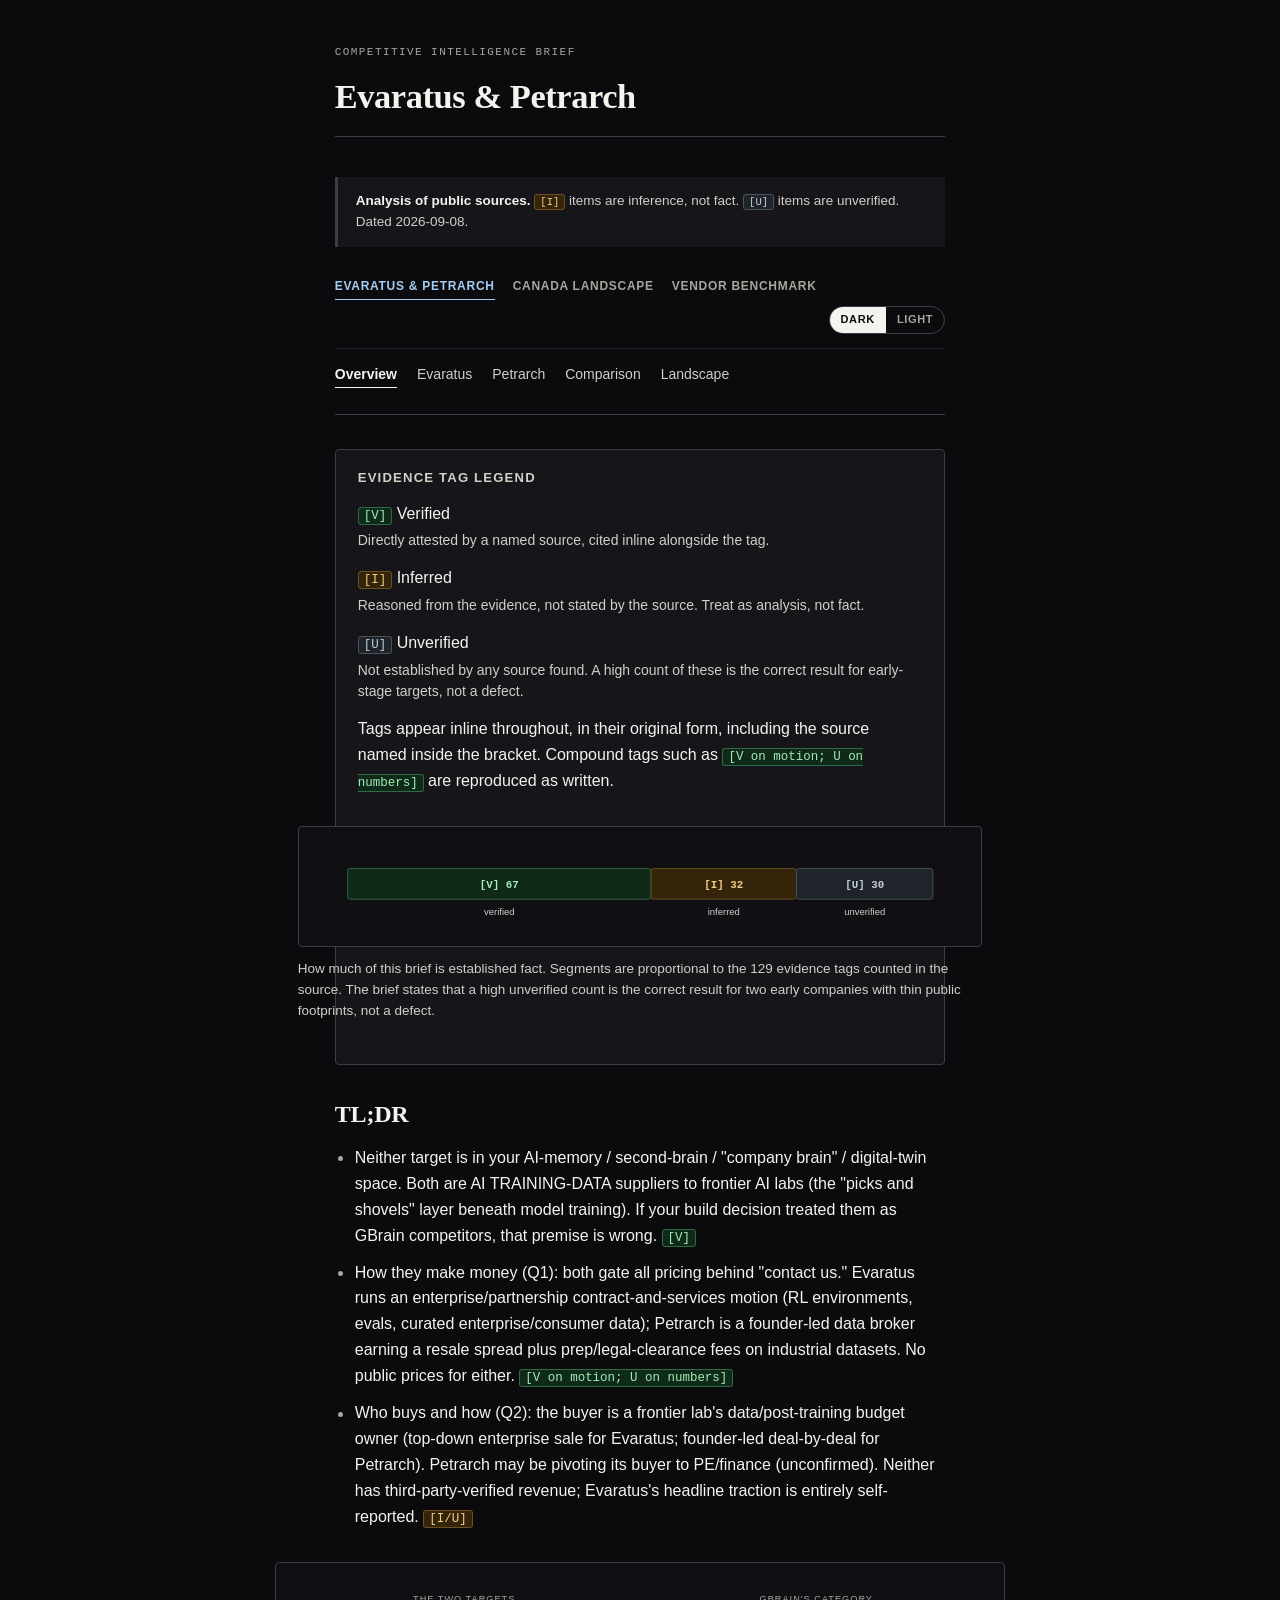
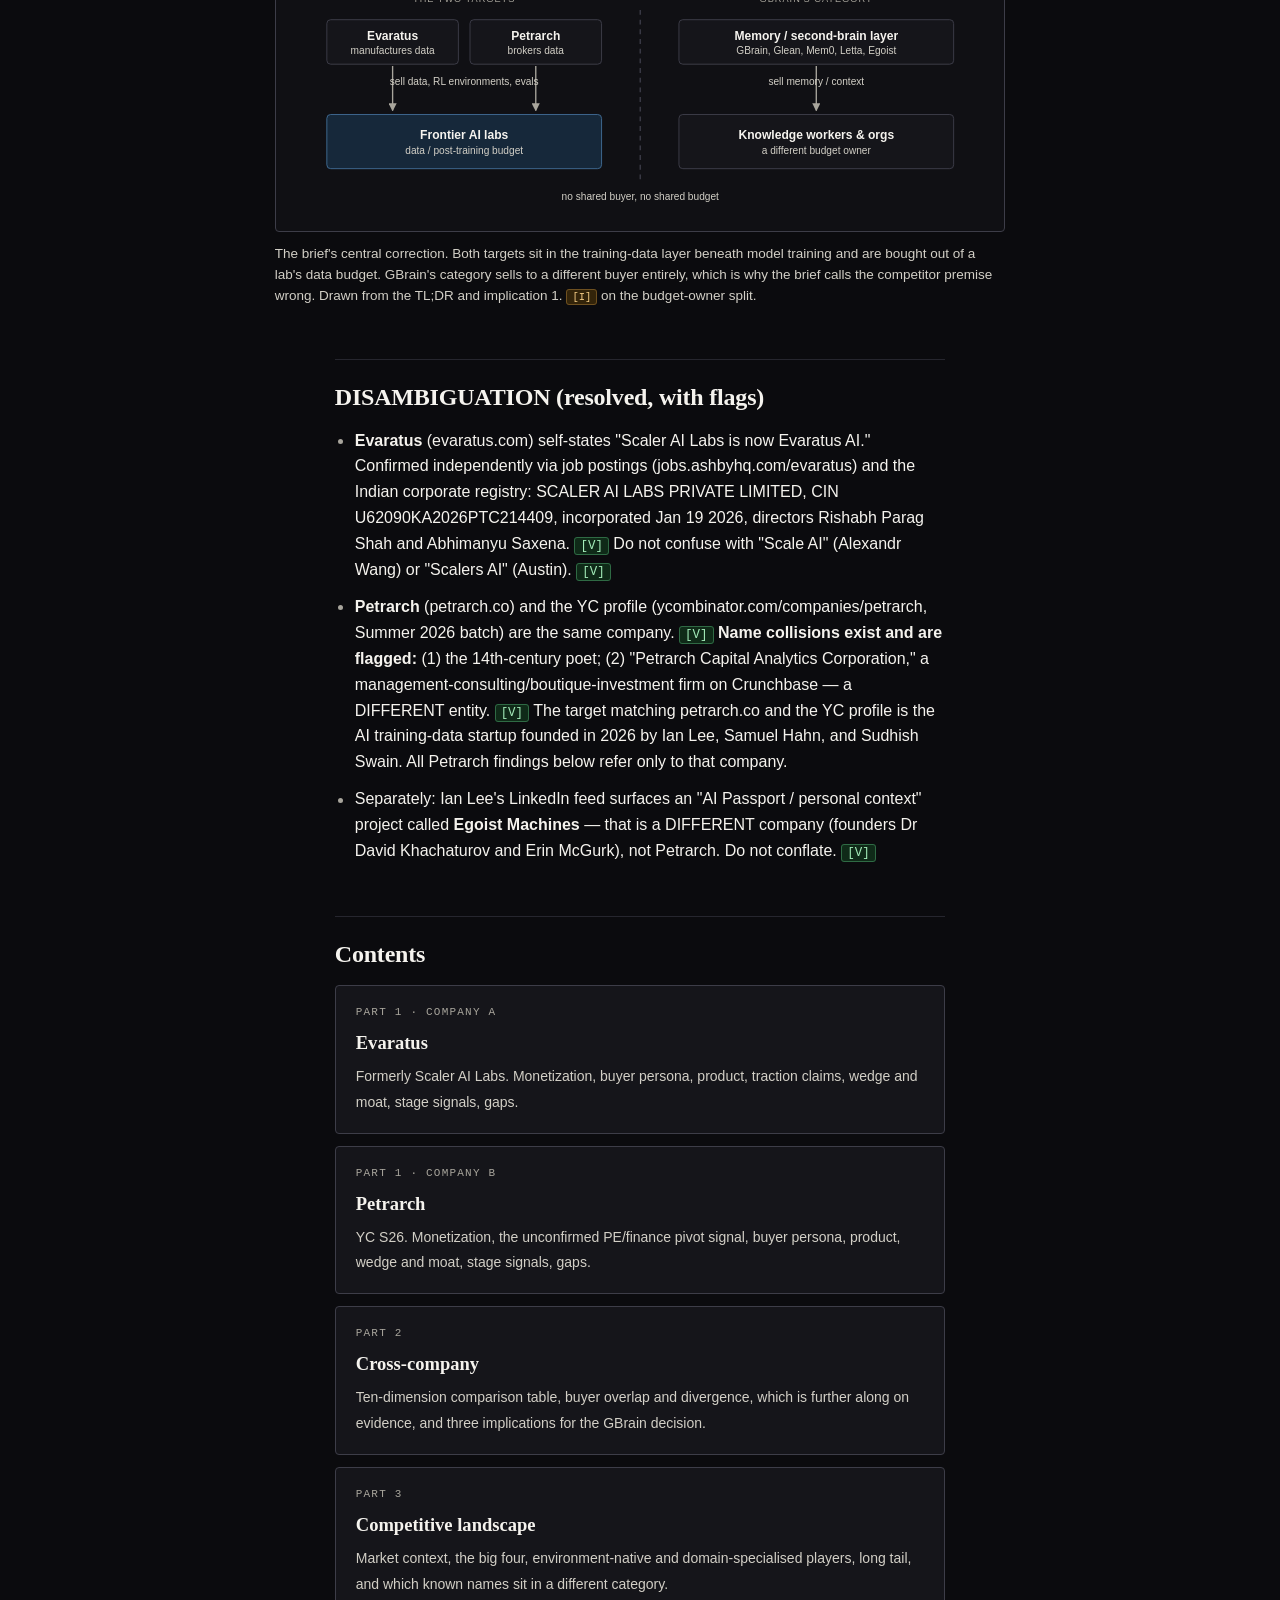
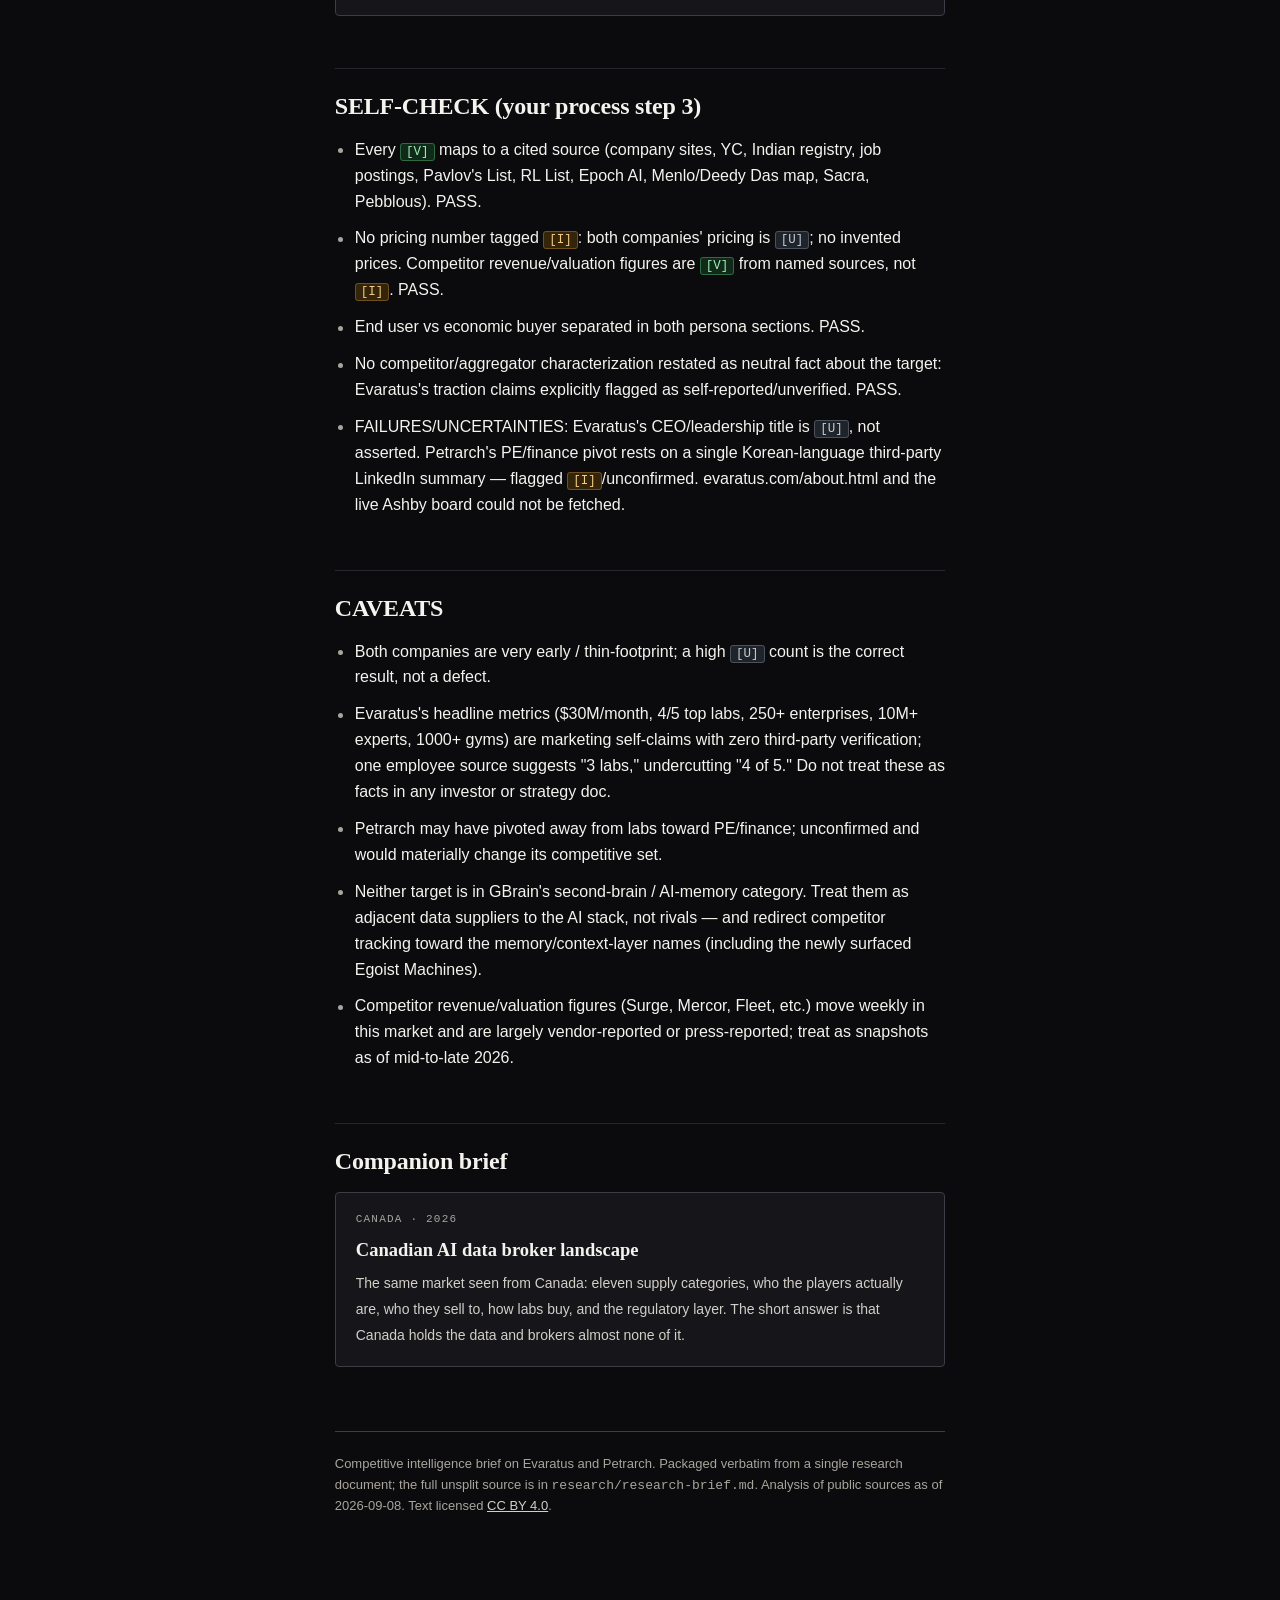
<file: docs/index.html>
<!DOCTYPE html>
<html lang="en">
<head>
<meta charset="utf-8">
<meta name="viewport" content="width=device-width, initial-scale=1">
<title>Competitive Intelligence Brief: Evaratus & Petrarch</title>
<meta name="description" content="Competitive intelligence brief on Evaratus and Petrarch, two AI training-data suppliers to frontier labs. Analysis of public sources, 2026-09-08.">
<script>try{if(localStorage.getItem("theme")==="light")document.documentElement.setAttribute("data-theme","light")}catch(e){}</script>
<script src="./assets/theme.js" defer></script>
<link rel="stylesheet" href="./assets/style.css">
</head>
<body>
<div class="wrap">
<header class="masthead">
<p class="eyebrow">Competitive intelligence brief</p>
<h1>Evaratus &amp; Petrarch</h1>
</header>
<p class="provenance"><strong>Analysis of public sources.</strong> <span class="ref ref-I">[I]</span> items are inference, not fact. <span class="ref ref-U">[U]</span> items are unverified. Dated 2026-09-08.</p>
<nav class="nav nav-brief"><a href="./index.html" aria-current="page">Evaratus &amp; Petrarch</a><a href="./canada.html">Canada landscape</a><a href="./benchmark.html">Vendor benchmark</a></nav>
<nav class="nav"><a href="./index.html" aria-current="page">Overview</a>
<a href="./evaratus.html">Evaratus</a>
<a href="./petrarch.html">Petrarch</a>
<a href="./comparison.html">Comparison</a>
<a href="./landscape.html">Landscape</a></nav>
<section class="legend">
<h2>Evidence tag legend</h2>
<dl>
<dt><span class="ref ref-V">[V]</span> Verified</dt>
<dd>Directly attested by a named source, cited inline alongside the tag.</dd>
<dt><span class="ref ref-I">[I]</span> Inferred</dt>
<dd>Reasoned from the evidence, not stated by the source. Treat as analysis, not fact.</dd>
<dt><span class="ref ref-U">[U]</span> Unverified</dt>
<dd>Not established by any source found. A high count of these is the correct
result for early-stage targets, not a defect.</dd>
</dl>
<p>Tags appear inline throughout, in their original form, including the source
named inside the bracket. Compound tags such as
<span class="ref ref-V">[V on motion; U on numbers]</span> are reproduced as written.</p>
<figure class="fig"><div class="fig-scroll"><svg class="dgm" viewBox="0 0 720 92" role="img" aria-label="Of 129 evidence tags in the brief, 67 are verified, 32 inferred and 30 unverified." style="min-width:560px" xmlns="http://www.w3.org/2000/svg"><defs><marker id="a-d2" viewBox="0 0 10 10" refX="9" refY="5" markerWidth="6" markerHeight="6" orient="auto-start-reverse"><path class="mk" d="M0,0 L10,5 L0,10 z"/></marker><marker id="ad-d2" viewBox="0 0 10 10" refX="9" refY="5" markerWidth="6" markerHeight="6" orient="auto-start-reverse"><path class="mk mk-dim" d="M0,0 L10,5 L0,10 z"/></marker></defs><rect class="bar bar-V" x="36" y="26" width="336" height="34" rx="3"/><text class="bar-t bar-t-V" x="204.0" y="48" text-anchor="middle">[V] 67</text><text class="lbl-s" x="204.0" y="78" text-anchor="middle">verified</text><rect class="bar bar-I" x="372" y="26" width="161" height="34" rx="3"/><text class="bar-t bar-t-I" x="452.5" y="48" text-anchor="middle">[I] 32</text><text class="lbl-s" x="452.5" y="78" text-anchor="middle">inferred</text><rect class="bar bar-U" x="533" y="26" width="151" height="34" rx="3"/><text class="bar-t bar-t-U" x="608.5" y="48" text-anchor="middle">[U] 30</text><text class="lbl-s" x="608.5" y="78" text-anchor="middle">unverified</text></svg></div><figcaption>How much of this brief is established fact. Segments are proportional to the 129 evidence tags counted in the source. The brief states that a high unverified count is the correct result for two early companies with thin public footprints, not a defect.</figcaption></figure>
</section>
<h2>TL;DR</h2>
<ul>
<li>Neither target is in your AI-memory / second-brain / "company brain" / digital-twin space. Both are AI TRAINING-DATA suppliers to frontier AI labs (the "picks and shovels" layer beneath model training). If your build decision treated them as GBrain competitors, that premise is wrong. <span class="tag tag-V">[V]</span></li>
<li>How they make money (Q1): both gate all pricing behind "contact us." Evaratus runs an enterprise/partnership contract-and-services motion (RL environments, evals, curated enterprise/consumer data); Petrarch is a founder-led data broker earning a resale spread plus prep/legal-clearance fees on industrial datasets. No public prices for either. <span class="tag tag-V">[V on motion; U on numbers]</span></li>
<li>Who buys and how (Q2): the buyer is a frontier lab's data/post-training budget owner (top-down enterprise sale for Evaratus; founder-led deal-by-deal for Petrarch). Petrarch may be pivoting its buyer to PE/finance (unconfirmed). Neither has third-party-verified revenue; Evaratus's headline traction is entirely self-reported. <span class="tag tag-I">[I/U]</span></li>
</ul>
<figure class="fig"><div class="fig-scroll"><svg class="dgm" viewBox="0 0 720 240" role="img" aria-label="Evaratus and Petrarch sell data and RL environments to frontier AI labs; the memory and second-brain layer where GBrain sits sells to knowledge workers. The two groups share no buyer and no budget." style="min-width:560px" xmlns="http://www.w3.org/2000/svg"><defs><marker id="a-d1" viewBox="0 0 10 10" refX="9" refY="5" markerWidth="6" markerHeight="6" orient="auto-start-reverse"><path class="mk" d="M0,0 L10,5 L0,10 z"/></marker><marker id="ad-d1" viewBox="0 0 10 10" refX="9" refY="5" markerWidth="6" markerHeight="6" orient="auto-start-reverse"><path class="mk mk-dim" d="M0,0 L10,5 L0,10 z"/></marker></defs><text class="lbl-cap" x="178" y="22" text-anchor="middle">THE TWO TARGETS</text><text class="lbl-cap" x="542" y="22" text-anchor="middle">GBRAIN'S CATEGORY</text><rect class="n" x="36" y="40" width="136" height="46" rx="4"/><text class="lbl" x="104.0" y="60.5" text-anchor="middle">Evaratus</text><text class="lbl-s" x="104.0" y="75.5" text-anchor="middle">manufactures data</text><rect class="n" x="184" y="40" width="136" height="46" rx="4"/><text class="lbl" x="252.0" y="60.5" text-anchor="middle">Petrarch</text><text class="lbl-s" x="252.0" y="75.5" text-anchor="middle">brokers data</text><line class="edge" x1="104" y1="88" x2="104" y2="134" marker-end="url(#a-d1)"/><line class="edge" x1="252" y1="88" x2="252" y2="134" marker-end="url(#a-d1)"/><text class="lbl-s" x="178" y="108" text-anchor="middle">sell data, RL environments, evals</text><rect class="n n-key" x="36" y="138" width="284" height="56" rx="4"/><text class="lbl" x="178.0" y="163.5" text-anchor="middle">Frontier AI labs</text><text class="lbl-s" x="178.0" y="178.5" text-anchor="middle">data / post-training budget</text><rect class="n" x="400" y="40" width="284" height="46" rx="4"/><text class="lbl" x="542.0" y="60.5" text-anchor="middle">Memory / second-brain layer</text><text class="lbl-s" x="542.0" y="75.5" text-anchor="middle">GBrain, Glean, Mem0, Letta, Egoist</text><line class="edge" x1="542" y1="88" x2="542" y2="134" marker-end="url(#a-d1)"/><text class="lbl-s" x="542" y="108" text-anchor="middle">sell memory / context</text><rect class="n" x="400" y="138" width="284" height="56" rx="4"/><text class="lbl" x="542.0" y="163.5" text-anchor="middle">Knowledge workers &amp; orgs</text><text class="lbl-s" x="542.0" y="178.5" text-anchor="middle">a different budget owner</text><line class="divider" x1="360" y1="30" x2="360" y2="206"/><text class="lbl-s" x="360" y="226" text-anchor="middle">no shared buyer, no shared budget</text></svg></div><figcaption>The brief's central correction. Both targets sit in the training-data layer beneath model training and are bought out of a lab's data budget. GBrain's category sells to a different buyer entirely, which is why the brief calls the competitor premise wrong. Drawn from the TL;DR and implication 1. <span class="ref ref-I">[I]</span> on the budget-owner split.</figcaption></figure><h2>DISAMBIGUATION (resolved, with flags)</h2>
<ul>
<li><strong>Evaratus</strong> (evaratus.com) self-states "Scaler AI Labs is now Evaratus AI." Confirmed independently via job postings (jobs.ashbyhq.com/evaratus) and the Indian corporate registry: SCALER AI LABS PRIVATE LIMITED, CIN U62090KA2026PTC214409, incorporated Jan 19 2026, directors Rishabh Parag Shah and Abhimanyu Saxena. <span class="tag tag-V">[V]</span> Do not confuse with "Scale AI" (Alexandr Wang) or "Scalers AI" (Austin). <span class="tag tag-V">[V]</span></li>
<li><strong>Petrarch</strong> (petrarch.co) and the YC profile (ycombinator.com/companies/petrarch, Summer 2026 batch) are the same company. <span class="tag tag-V">[V]</span> <strong>Name collisions exist and are flagged:</strong> (1) the 14th-century poet; (2) "Petrarch Capital Analytics Corporation," a management-consulting/boutique-investment firm on Crunchbase — a DIFFERENT entity. <span class="tag tag-V">[V]</span> The target matching petrarch.co and the YC profile is the AI training-data startup founded in 2026 by Ian Lee, Samuel Hahn, and Sudhish Swain. All Petrarch findings below refer only to that company.</li>
<li>Separately: Ian Lee's LinkedIn feed surfaces an "AI Passport / personal context" project called <strong>Egoist Machines</strong> — that is a DIFFERENT company (founders Dr David Khachaturov and Erin McGurk), not Petrarch. Do not conflate. <span class="tag tag-V">[V]</span></li>
</ul>
<h2>Contents</h2>
<div class="cards">
<a class="card" href="./evaratus.html">
<span class="k">Part 1 &middot; Company A</span>
<span class="t">Evaratus</span>
<span class="d">Formerly Scaler AI Labs. Monetization, buyer persona, product, traction
claims, wedge and moat, stage signals, gaps.</span></a>
<a class="card" href="./petrarch.html">
<span class="k">Part 1 &middot; Company B</span>
<span class="t">Petrarch</span>
<span class="d">YC S26. Monetization, the unconfirmed PE/finance pivot signal, buyer
persona, product, wedge and moat, stage signals, gaps.</span></a>
<a class="card" href="./comparison.html">
<span class="k">Part 2</span>
<span class="t">Cross-company</span>
<span class="d">Ten-dimension comparison table, buyer overlap and divergence, which
is further along on evidence, and three implications for the GBrain decision.</span></a>
<a class="card" href="./landscape.html">
<span class="k">Part 3</span>
<span class="t">Competitive landscape</span>
<span class="d">Market context, the big four, environment-native and domain-specialised
players, long tail, and which known names sit in a different category.</span></a>
</div>
<h2>SELF-CHECK (your process step 3)</h2>
<ul>
<li>Every <span class="tag tag-V">[V]</span> maps to a cited source (company sites, YC, Indian registry, job postings, Pavlov's List, RL List, Epoch AI, Menlo/Deedy Das map, Sacra, Pebblous). PASS.</li>
<li>No pricing number tagged <span class="tag tag-I">[I]</span>: both companies' pricing is <span class="tag tag-U">[U]</span>; no invented prices. Competitor revenue/valuation figures are <span class="tag tag-V">[V]</span> from named sources, not <span class="tag tag-I">[I]</span>. PASS.</li>
<li>End user vs economic buyer separated in both persona sections. PASS.</li>
<li>No competitor/aggregator characterization restated as neutral fact about the target: Evaratus's traction claims explicitly flagged as self-reported/unverified. PASS.</li>
<li>FAILURES/UNCERTAINTIES: Evaratus's CEO/leadership title is <span class="tag tag-U">[U]</span>, not asserted. Petrarch's PE/finance pivot rests on a single Korean-language third-party LinkedIn summary — flagged <span class="tag tag-I">[I]</span>/unconfirmed. evaratus.com/about.html and the live Ashby board could not be fetched.</li>
</ul>
<h2>CAVEATS</h2>
<ul>
<li>Both companies are very early / thin-footprint; a high <span class="tag tag-U">[U]</span> count is the correct result, not a defect.</li>
<li>Evaratus's headline metrics ($30M/month, 4/5 top labs, 250+ enterprises, 10M+ experts, 1000+ gyms) are marketing self-claims with zero third-party verification; one employee source suggests "3 labs," undercutting "4 of 5." Do not treat these as facts in any investor or strategy doc.</li>
<li>Petrarch may have pivoted away from labs toward PE/finance; unconfirmed and would materially change its competitive set.</li>
<li>Neither target is in GBrain's second-brain / AI-memory category. Treat them as adjacent data suppliers to the AI stack, not rivals — and redirect competitor tracking toward the memory/context-layer names (including the newly surfaced Egoist Machines).</li>
<li>Competitor revenue/valuation figures (Surge, Mercor, Fleet, etc.) move weekly in this market and are largely vendor-reported or press-reported; treat as snapshots as of mid-to-late 2026.</li>
</ul>

<h2>Companion brief</h2>
<div class="cards">
<a class="card" href="./canada.html">
<span class="k">Canada &middot; 2026</span>
<span class="t">Canadian AI data broker landscape</span>
<span class="d">The same market seen from Canada: eleven supply categories, who the players actually
are, who they sell to, how labs buy, and the regulatory layer. The short answer is that Canada holds
the data and brokers almost none of it.</span></a>
</div>
<footer class="foot"><p>Competitive intelligence brief on Evaratus and Petrarch. Packaged verbatim from a single research document; the full unsplit source is in <code>research/research-brief.md</code>. Analysis of public sources as of 2026-09-08. Text licensed <a href="https://creativecommons.org/licenses/by/4.0/">CC BY 4.0</a>.</p></footer>
</div>
</body>
</html>
</file>
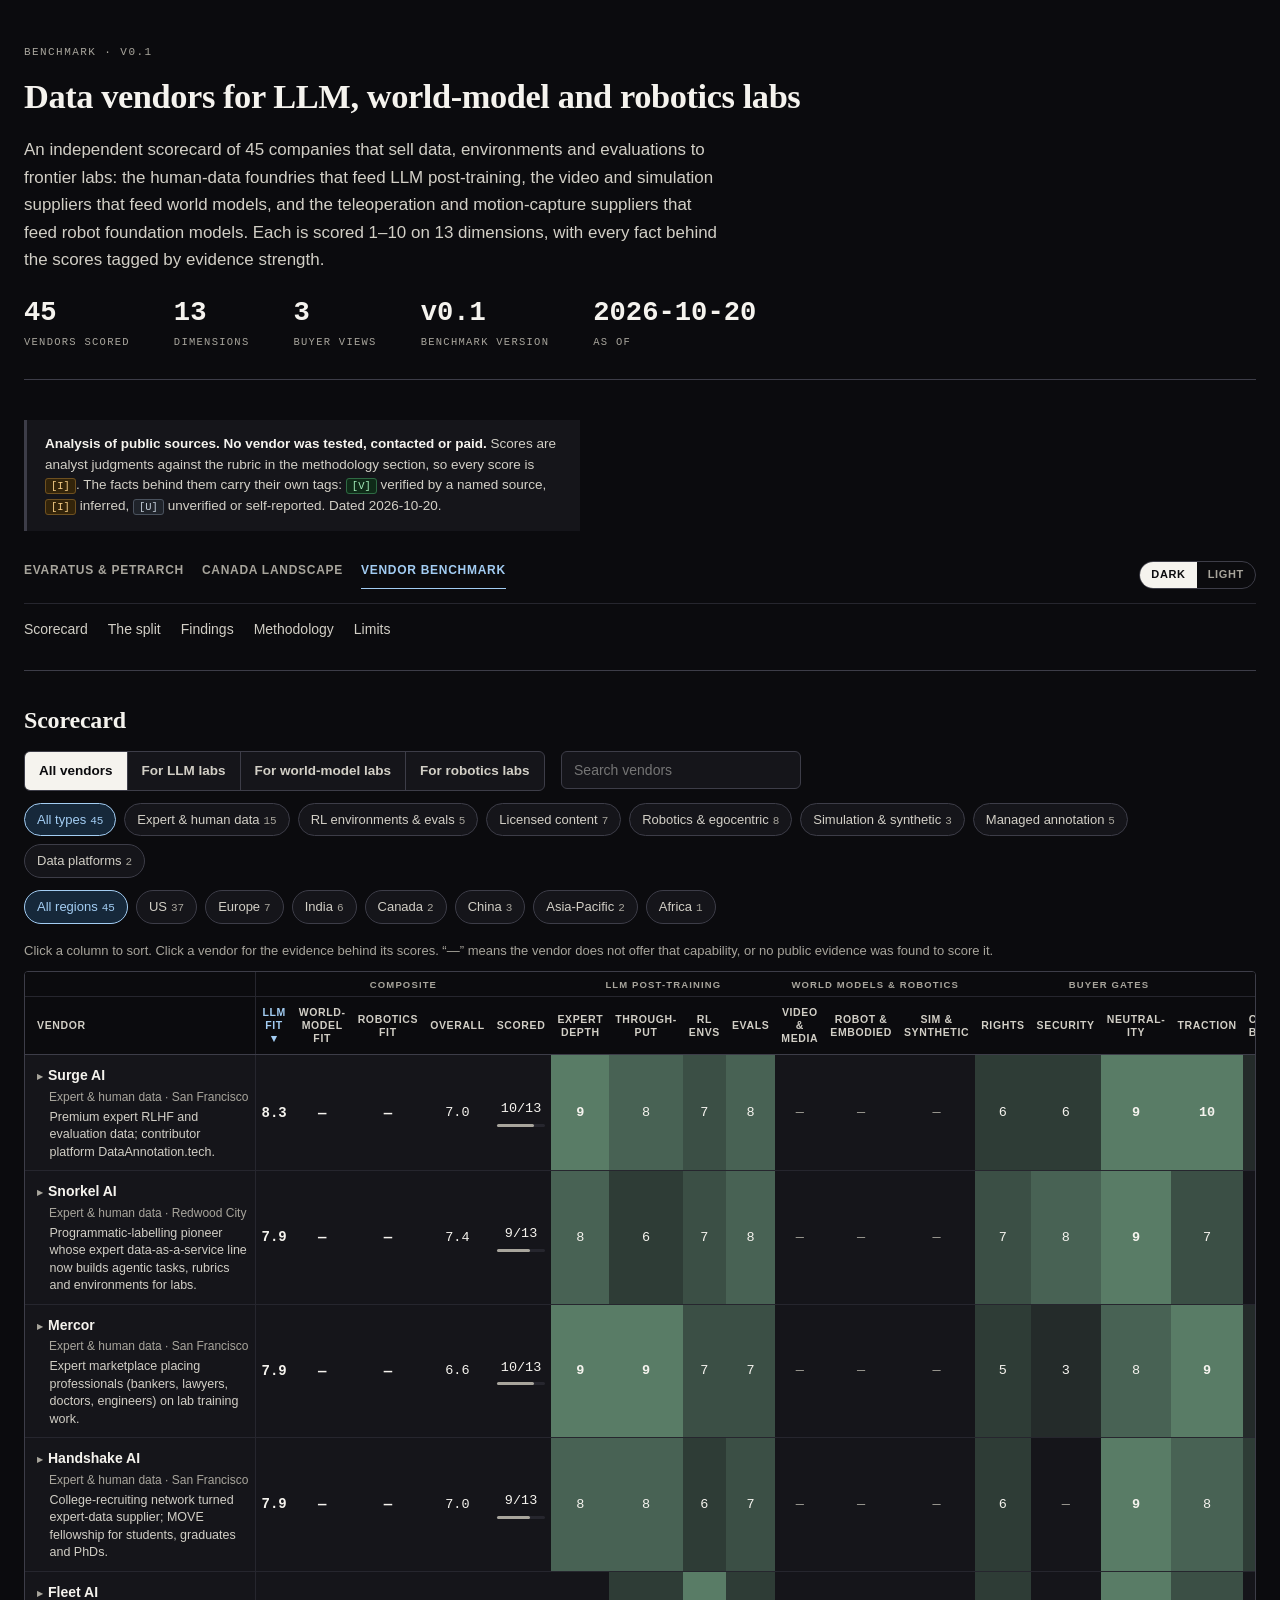
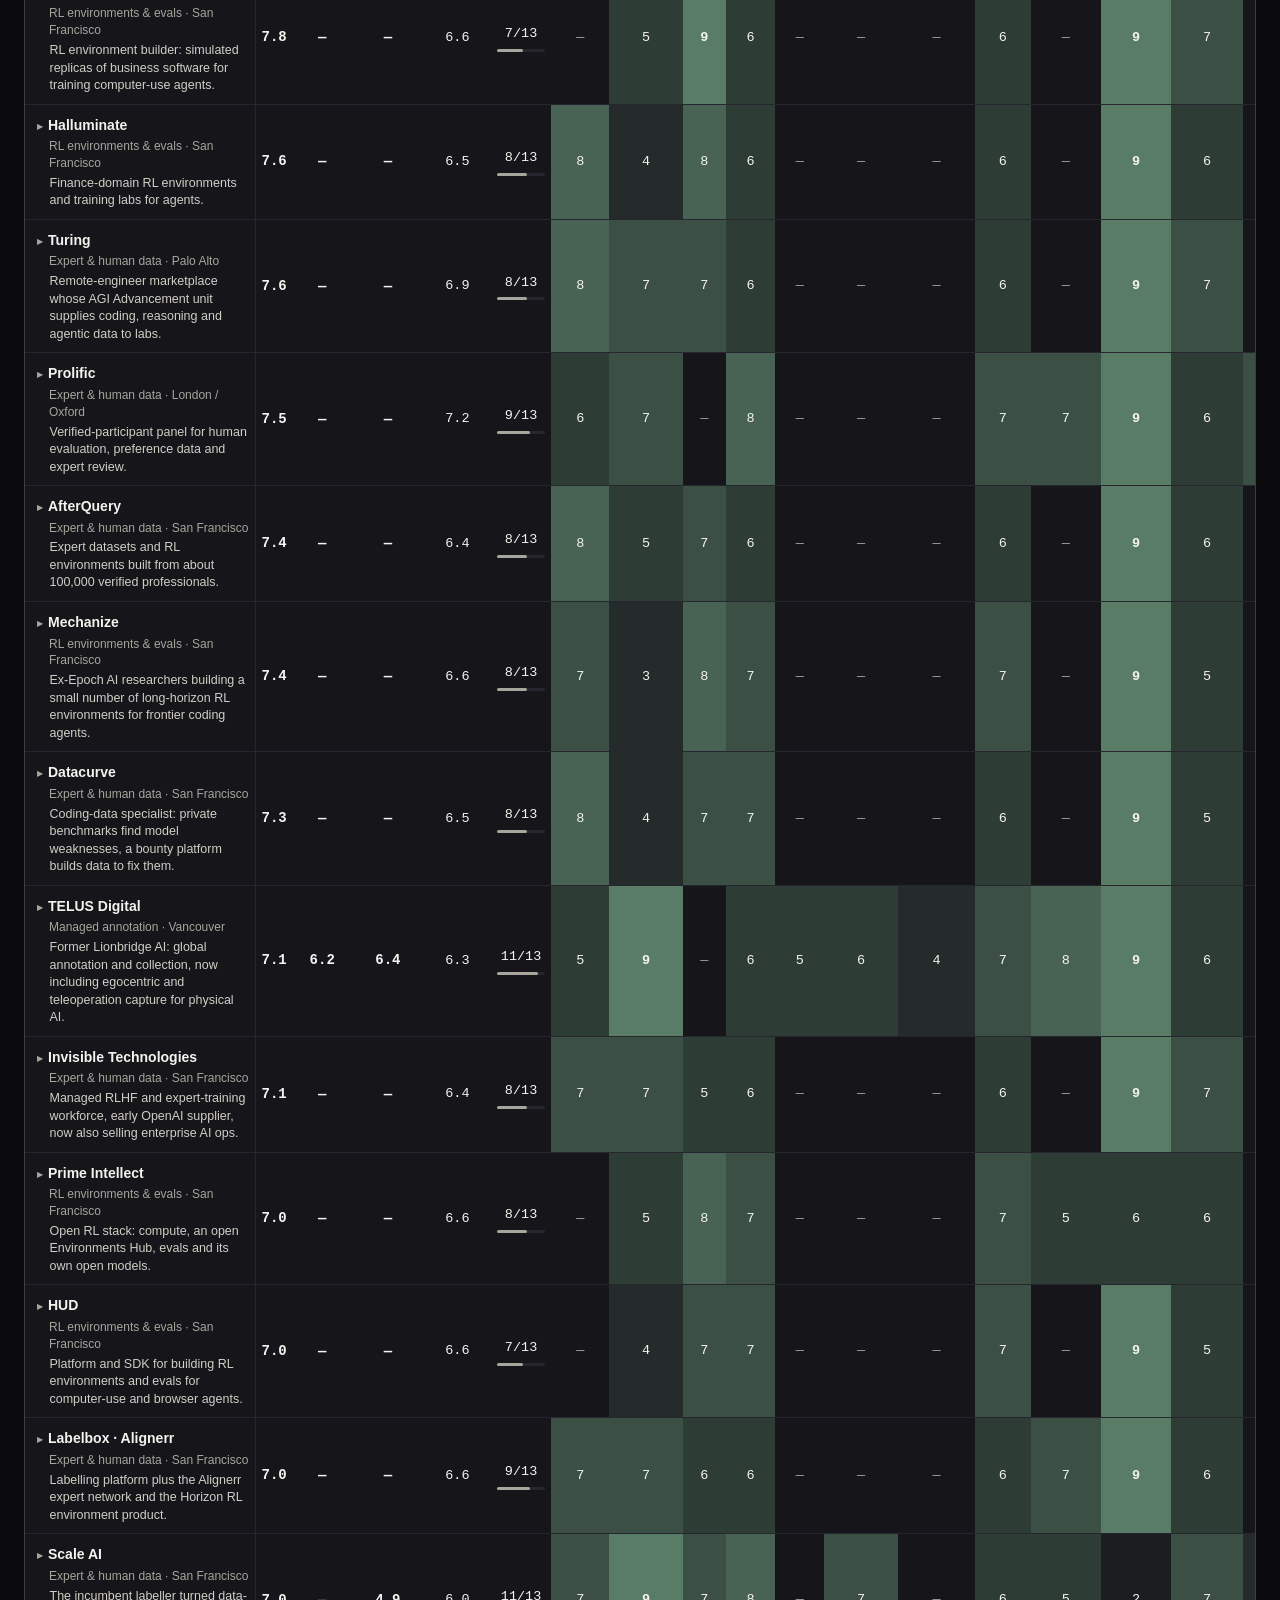
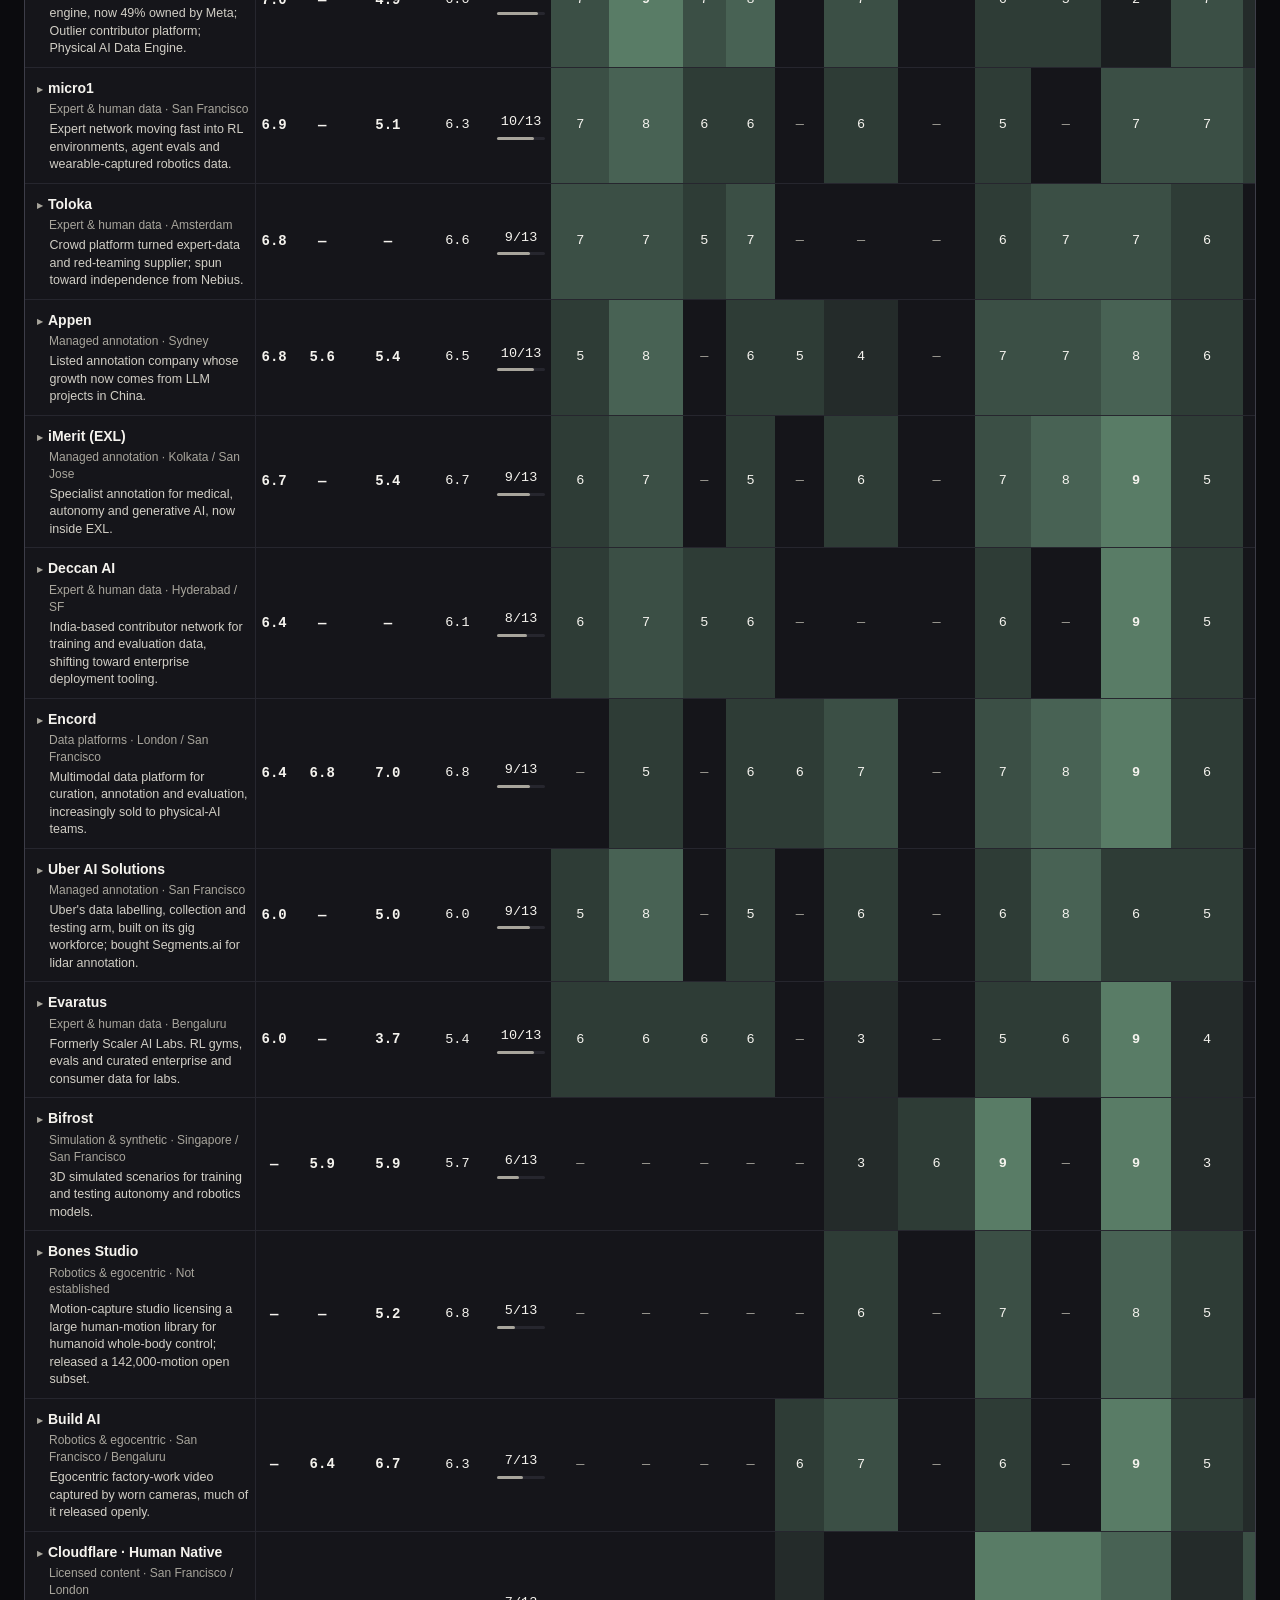
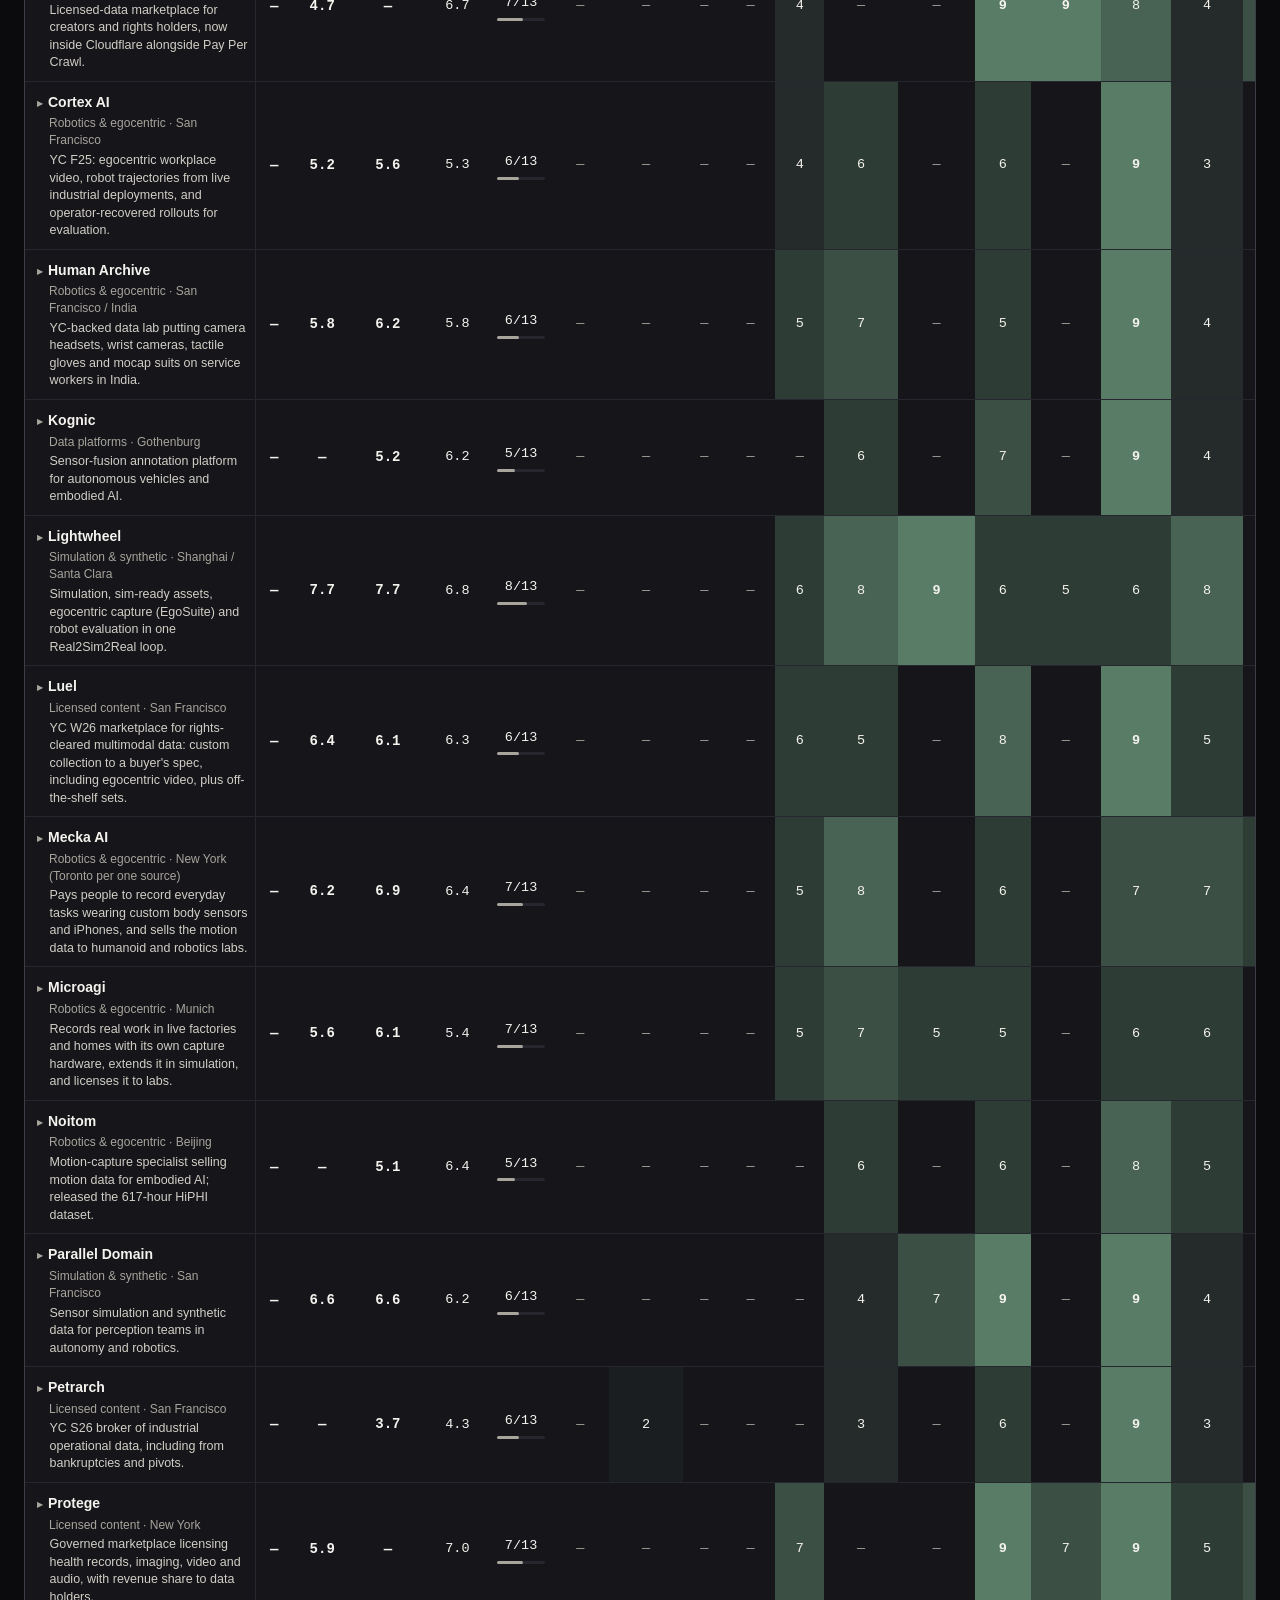
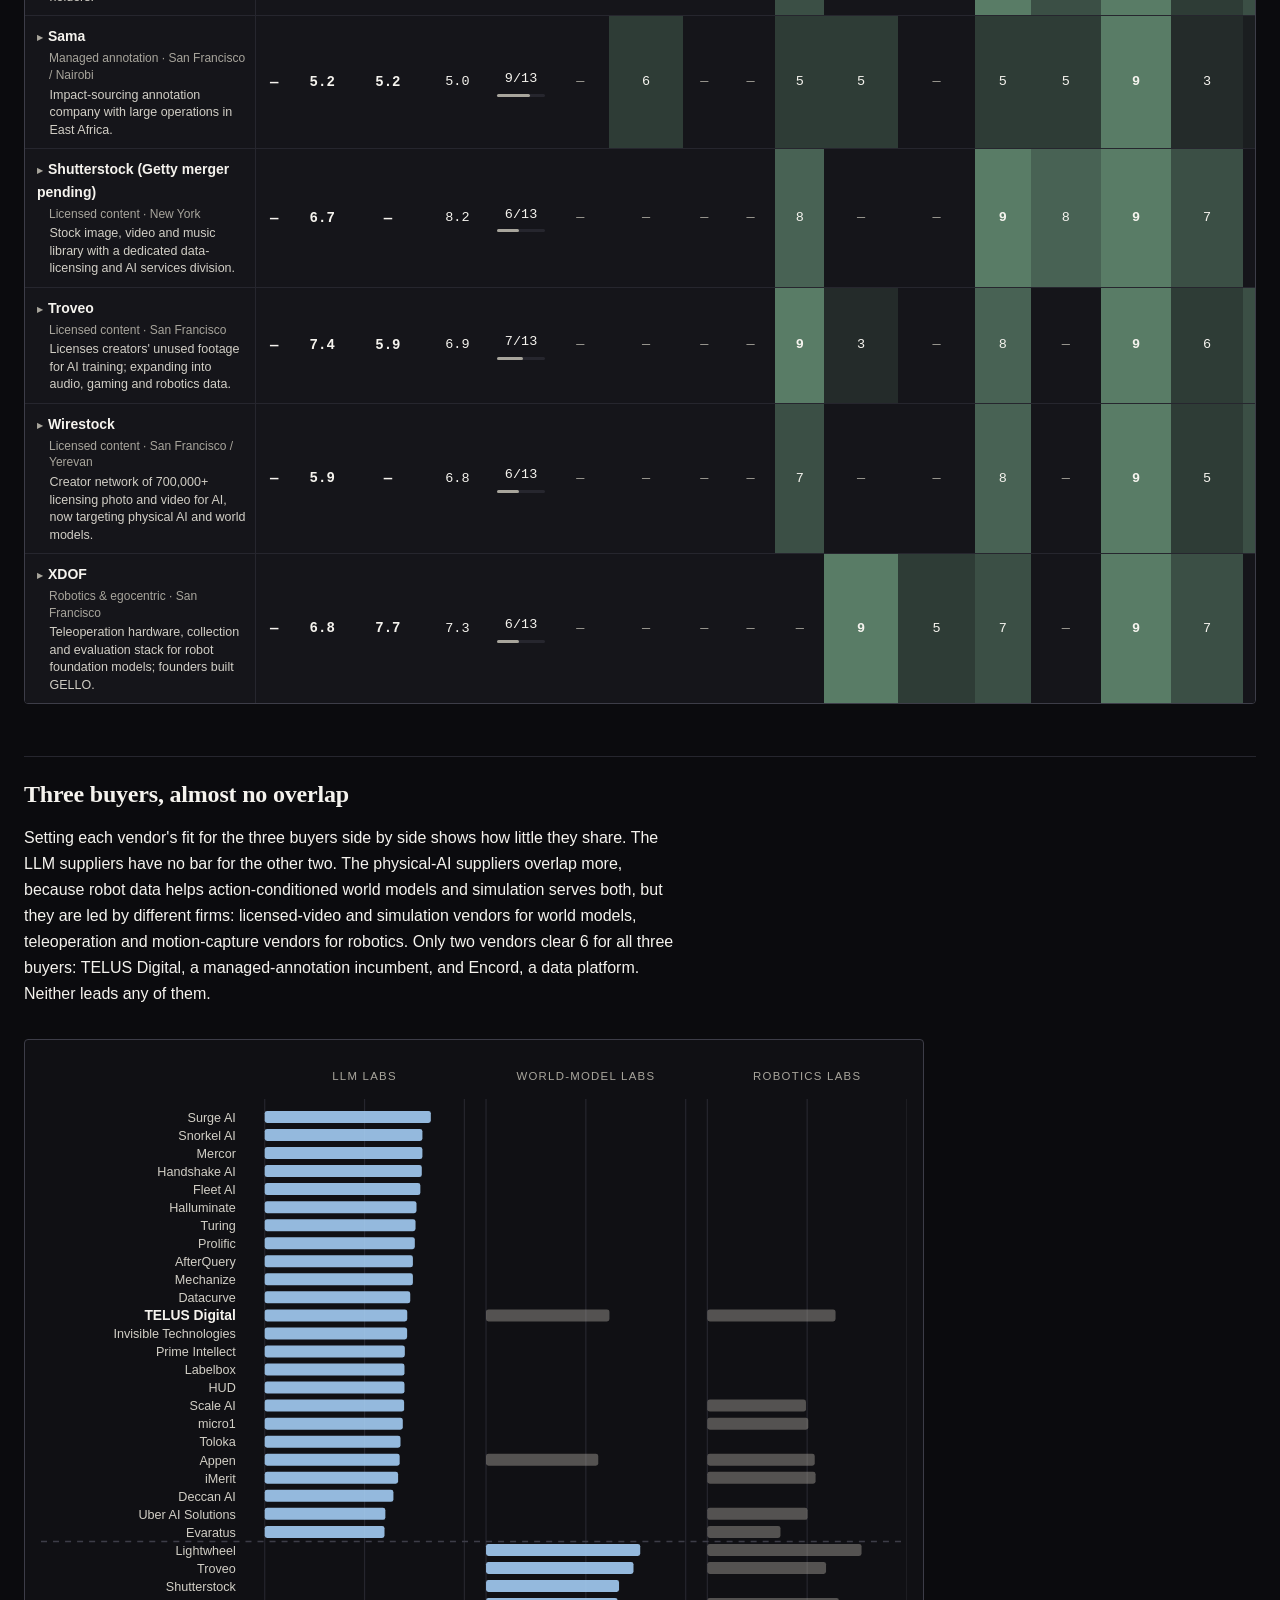
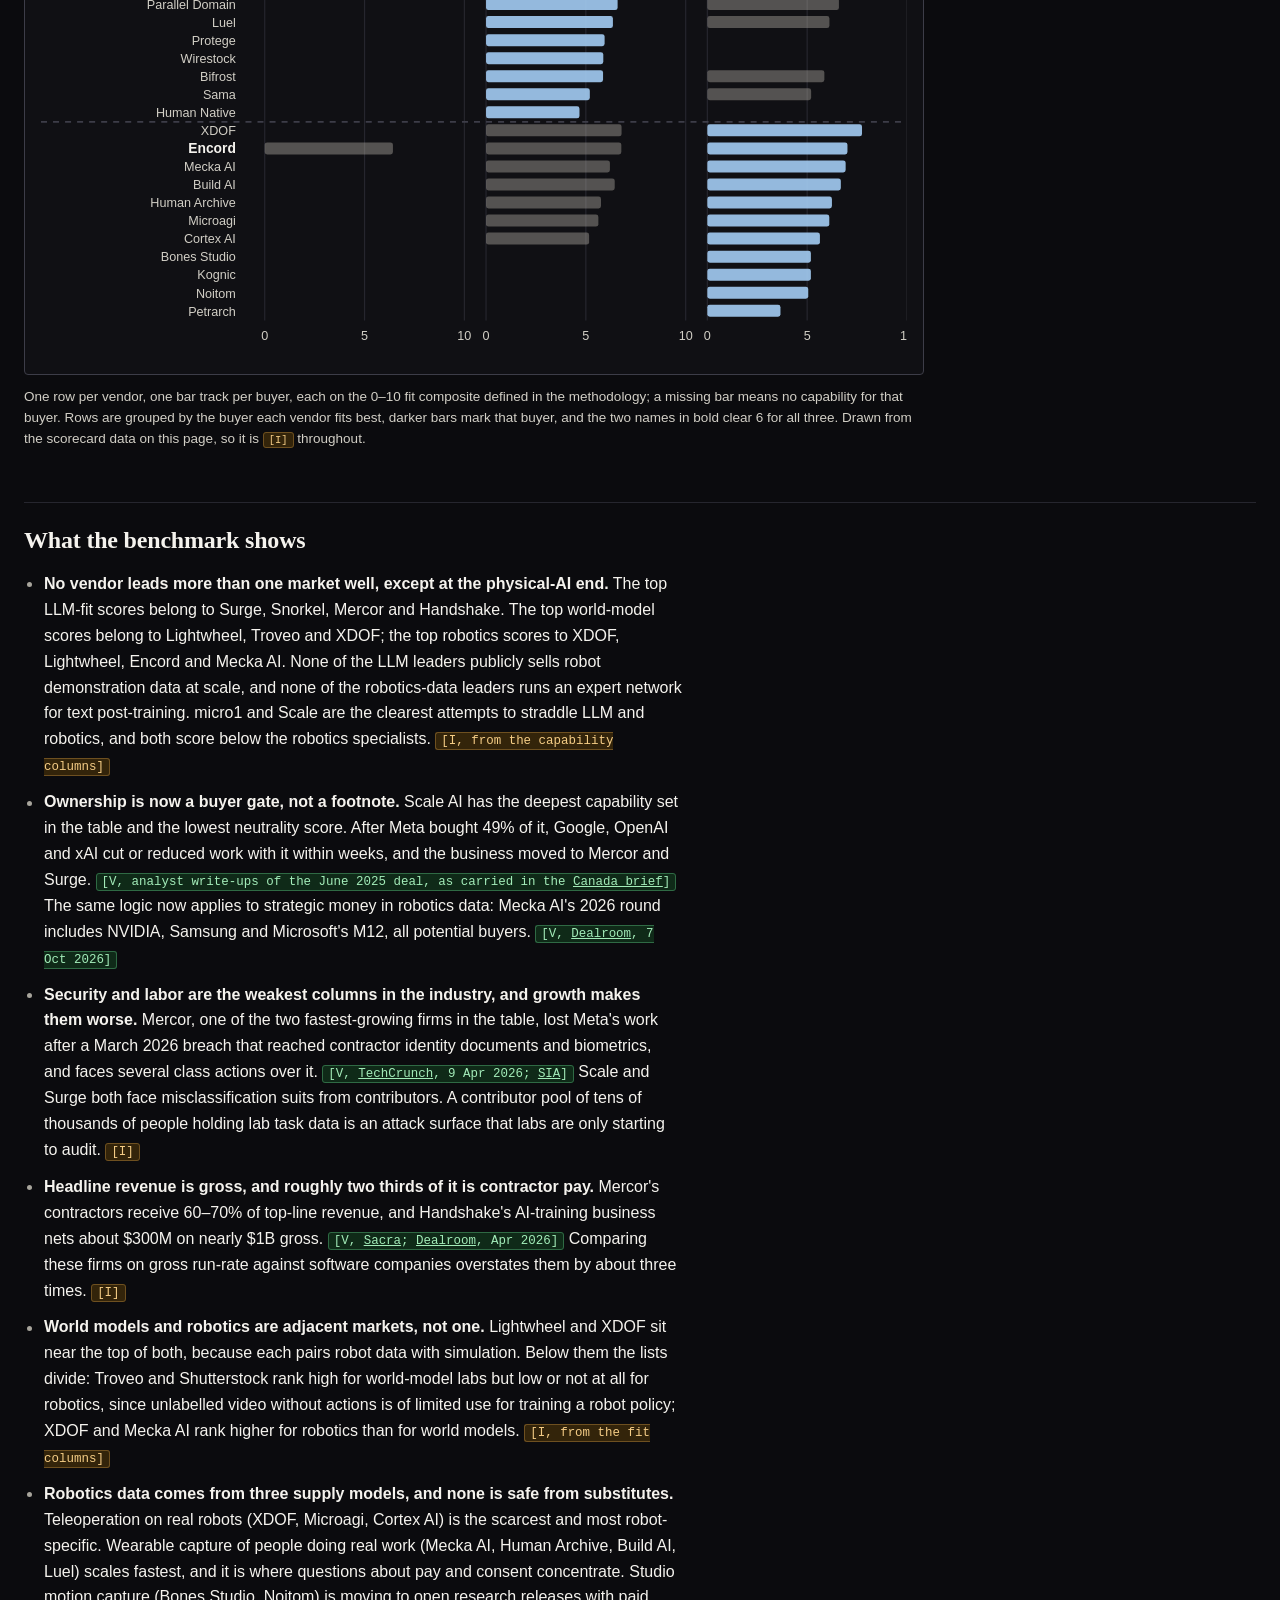
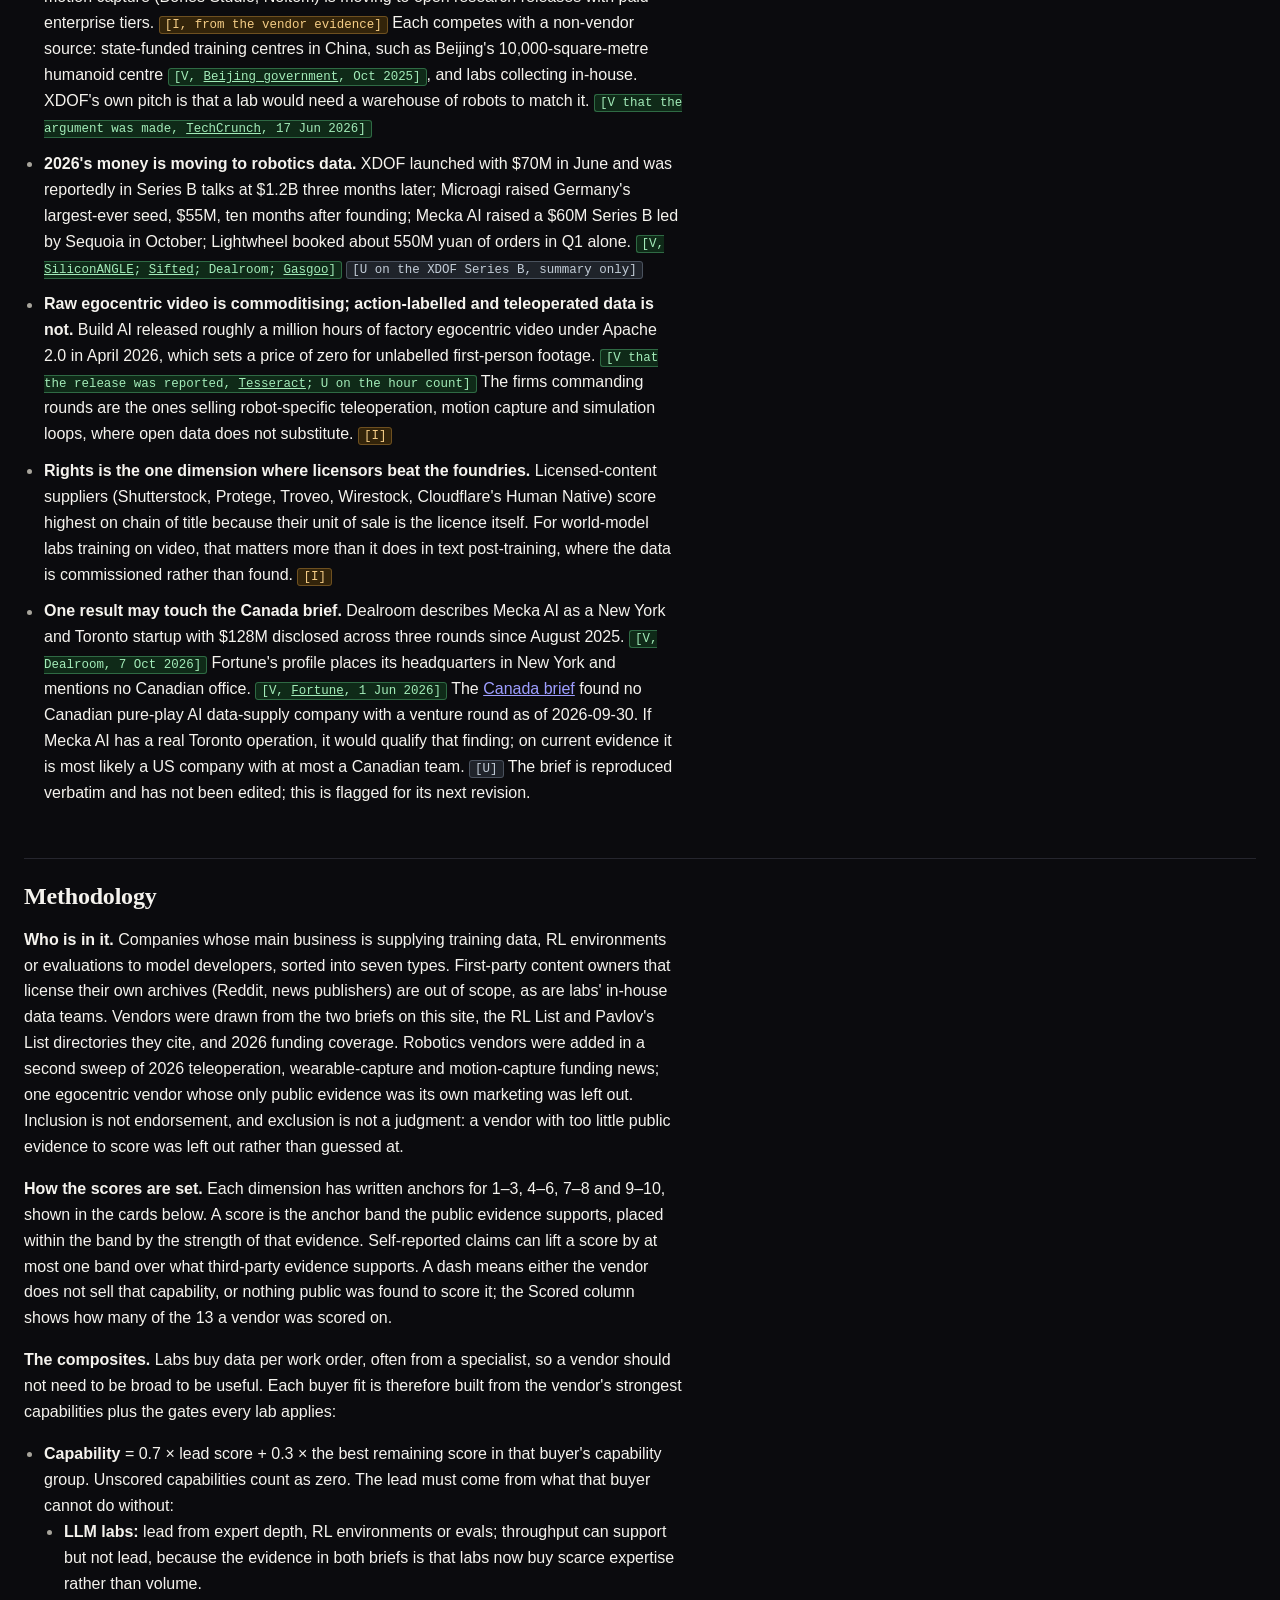
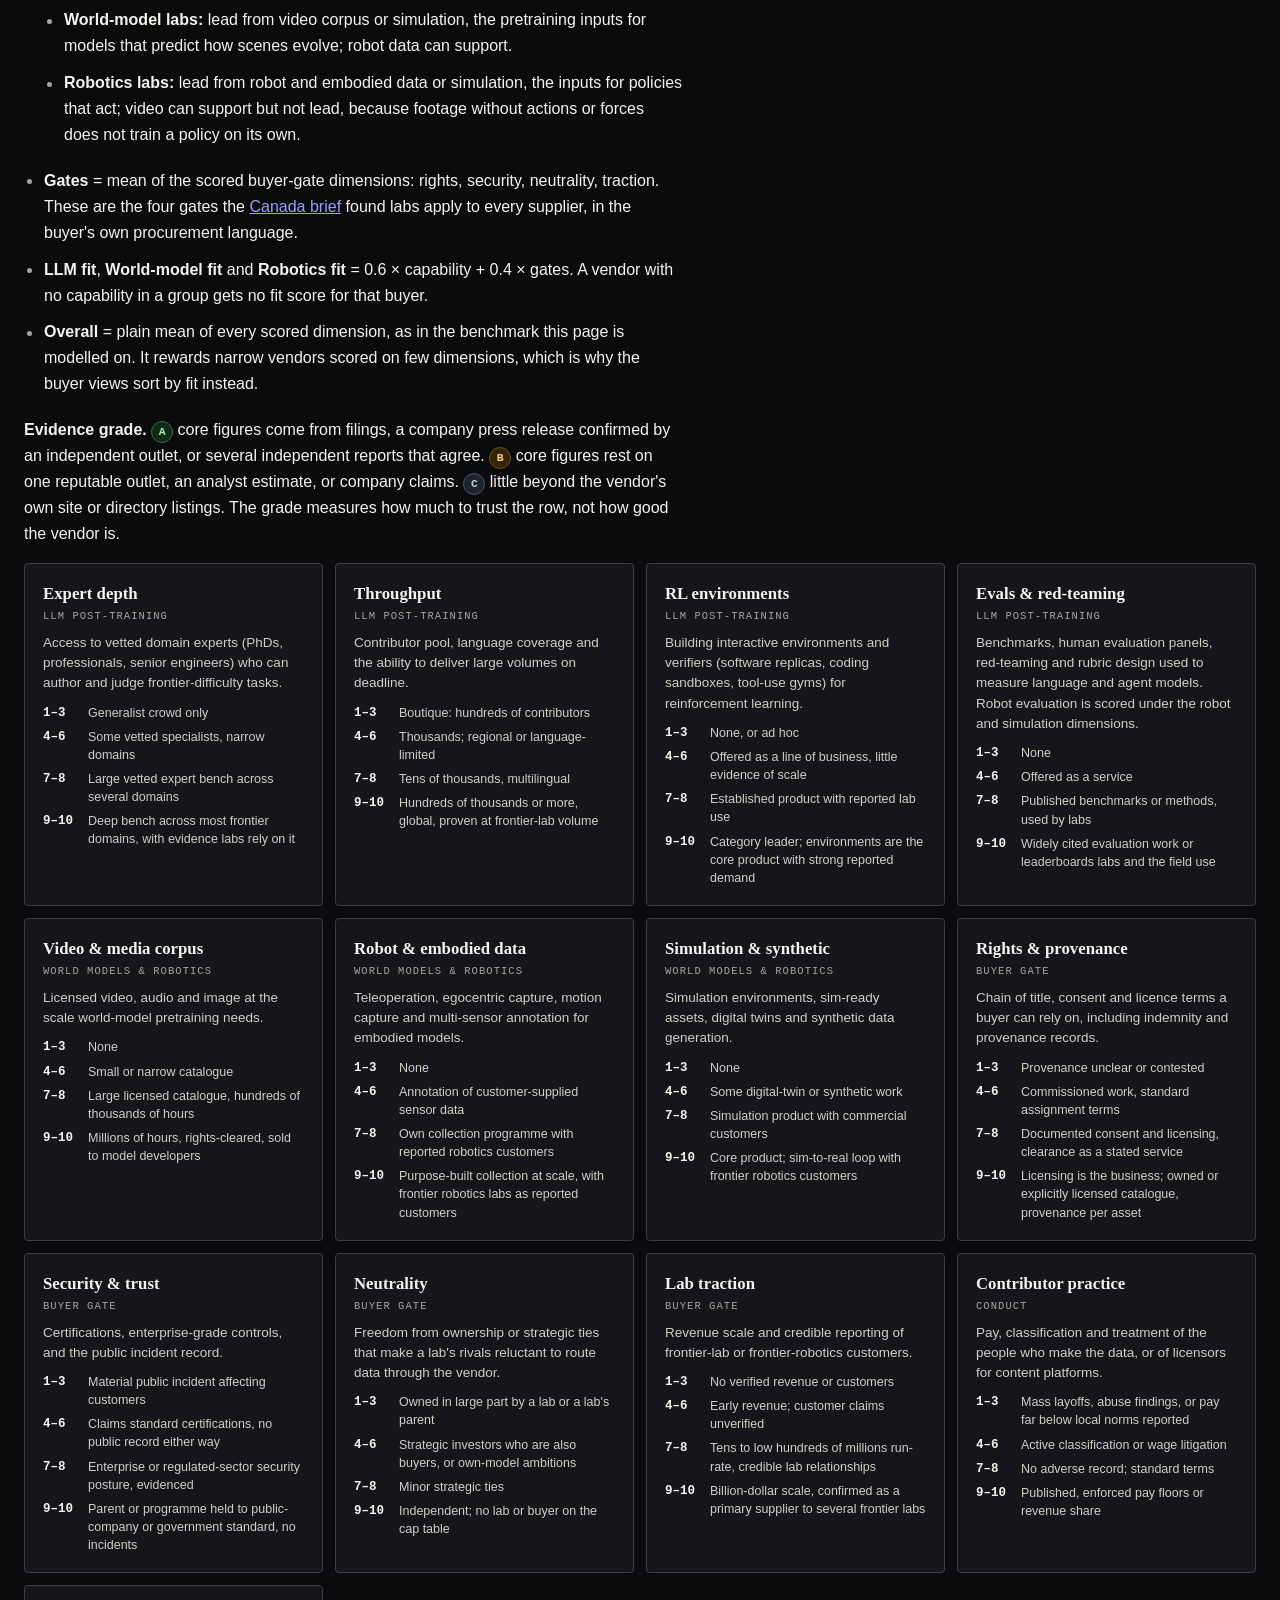
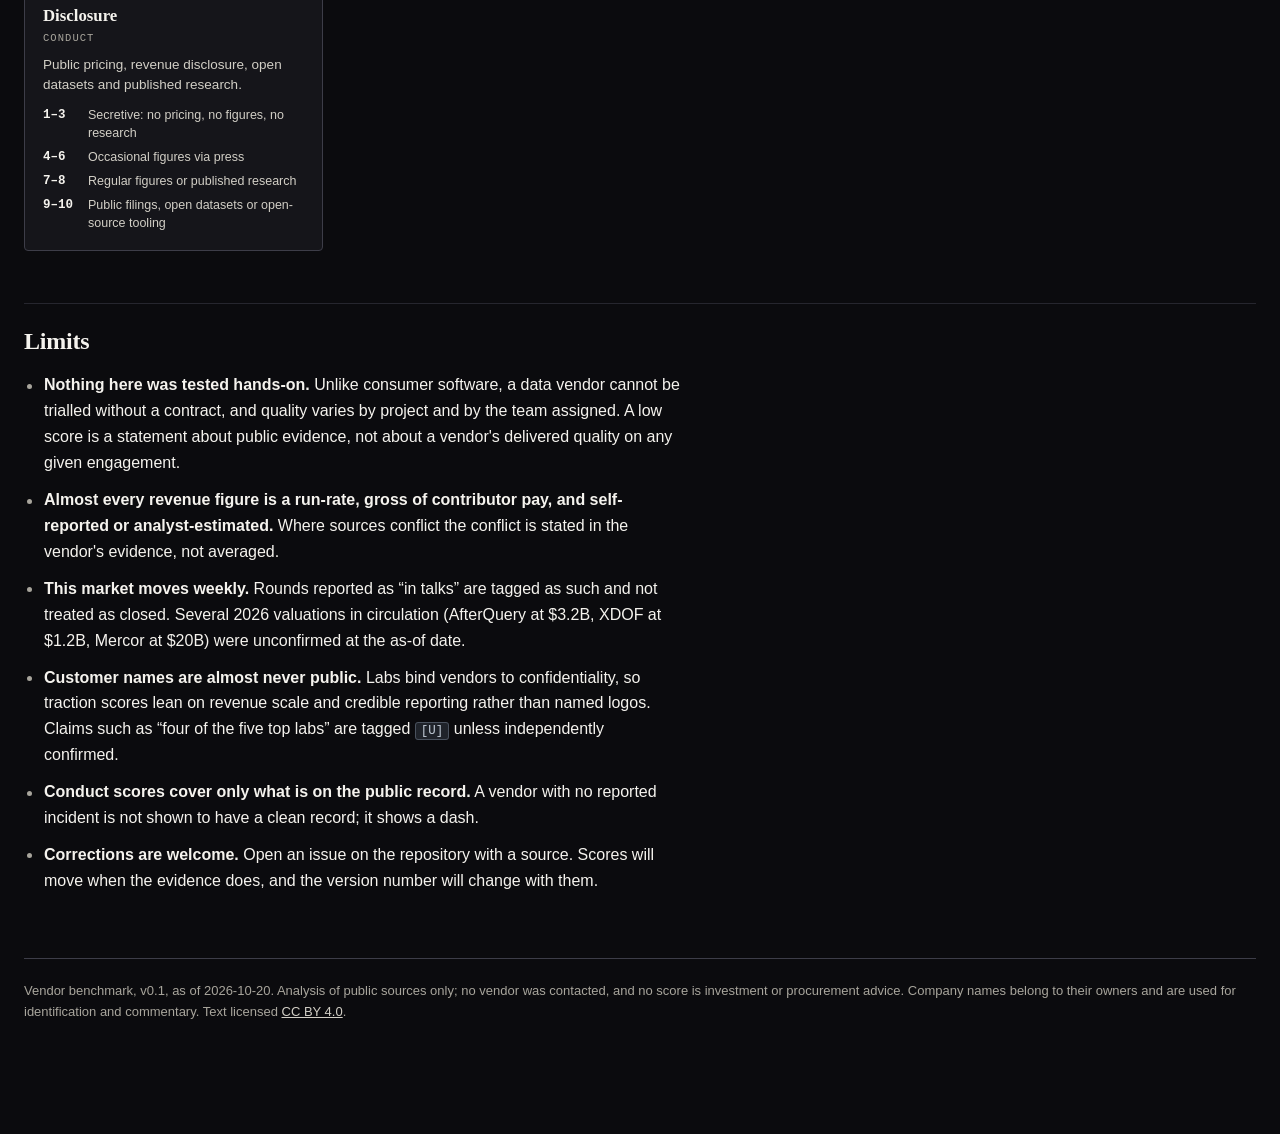
<file: docs/benchmark.html>
<!DOCTYPE html>
<html lang="en">
<head>
<meta charset="utf-8">
<meta name="viewport" content="width=device-width, initial-scale=1">
<title>Data Vendor Benchmark</title>
<meta name="description" content="An evidence-tagged benchmark of 45 data vendors that supply frontier LLM labs, world-model labs and robotics labs, scored on 13 dimensions. Analysis of public sources, 2026-10-20.">
<script>try{if(localStorage.getItem("theme")==="light")document.documentElement.setAttribute("data-theme","light")}catch(e){}</script>
<script src="./assets/theme.js" defer></script>
<link rel="stylesheet" href="./assets/style.css">
</head>
<body>
<div class="wrap wrap-wide">
<header class="masthead">
<p class="eyebrow">Benchmark &middot; v0.1</p>
<h1>Data vendors for LLM, world-model and robotics labs</h1>
<p class="lede">An independent scorecard of 45 companies that sell data, environments and evaluations to frontier labs: the human-data foundries that feed LLM post-training, the video and simulation suppliers that feed world models, and the teleoperation and motion-capture suppliers that feed robot foundation models. Each is scored 1&ndash;10 on 13 dimensions, with every fact behind the scores tagged by evidence strength.</p>
<div class="stats">
<div class="stat"><span class="v" id="stat-n">45</span><span class="k">Vendors scored</span></div>
<div class="stat"><span class="v">13</span><span class="k">Dimensions</span></div>
<div class="stat"><span class="v">3</span><span class="k">Buyer views</span></div>
<div class="stat"><span class="v">v0.1</span><span class="k">Benchmark version</span></div>
<div class="stat"><span class="v">2026-10-20</span><span class="k">As of</span></div>
</div>
</header>
<p class="provenance"><strong>Analysis of public sources. No vendor was tested, contacted or paid.</strong> Scores are analyst judgments against the rubric in the methodology section, so every score is <span class="ref ref-I">[I]</span>. The facts behind them carry their own tags: <span class="ref ref-V">[V]</span> verified by a named source, <span class="ref ref-I">[I]</span> inferred, <span class="ref ref-U">[U]</span> unverified or self-reported. Dated 2026-10-20.</p>
<nav class="nav nav-brief"><a href="./index.html">Evaratus &amp; Petrarch</a><a href="./canada.html">Canada landscape</a><a href="./benchmark.html" aria-current="page">Vendor benchmark</a></nav>
<nav class="nav"><a href="#scorecard">Scorecard</a><a href="#split">The split</a><a href="#findings">Findings</a><a href="#methodology">Methodology</a><a href="#limits">Limits</a></nav>

<h2 id="scorecard">Scorecard</h2>
<div class="bm-controls">
<div class="seg" role="group" aria-label="Buyer view">
<button type="button" data-view="all" aria-pressed="true">All vendors</button>
<button type="button" data-view="llm" aria-pressed="false">For LLM labs</button>
<button type="button" data-view="wm" aria-pressed="false">For world-model labs</button>
<button type="button" data-view="rb" aria-pressed="false">For robotics labs</button>
</div>
<input class="bm-search" id="bm-search" type="search" placeholder="Search vendors" aria-label="Search vendors">
<div class="chips" id="type-chips" role="group" aria-label="Vendor type"></div>
<div class="chips" id="region-chips" role="group" aria-label="Region"></div>
</div>
<p class="bm-hint" id="bm-hint">Click a column to sort. Click a vendor for the evidence behind its scores. &ldquo;&mdash;&rdquo; means the vendor does not offer that capability, or no public evidence was found to score it.</p>
<div class="table-scroll">
<table class="scorecard" id="scorecard-table">
<thead>
<tr class="groups">
<th class="col-vendor"></th>
<th colspan="5">Composite</th>
<th colspan="4">LLM post-training</th>
<th colspan="3">World models &amp; robotics</th>
<th colspan="4">Buyer gates</th>
<th colspan="2">Conduct</th>
<th></th>
</tr>
<tr id="thead-row"></tr>
</thead>
<tbody id="tbody"></tbody>
</table>
</div>
<noscript><p><strong>The interactive scorecard needs JavaScript.</strong> The scores and sources live in this page's source as a plain data array, readable without running it.</p></noscript>

<h2 id="split">Three buyers, almost no overlap</h2>
<div class="prose">
<p>Setting each vendor's fit for the three buyers side by side shows how little they share. The LLM suppliers have no bar for the other two. The physical-AI suppliers overlap more, because robot data helps action-conditioned world models and simulation serves both, but they are led by different firms: licensed-video and simulation vendors for world models, teleoperation and motion-capture vendors for robotics. Only two vendors clear 6 for all three buyers: TELUS Digital, a managed-annotation incumbent, and Encord, a data platform. Neither leads any of them.</p>
</div>
<figure class="fig"><div class="fig-scroll" id="split-chart"></div><figcaption>One row per vendor, one bar track per buyer, each on the 0&ndash;10 fit composite defined in the methodology; a missing bar means no capability for that buyer. Rows are grouped by the buyer each vendor fits best, darker bars mark that buyer, and the two names in bold clear 6 for all three. Drawn from the scorecard data on this page, so it is <span class="ref ref-I">[I]</span> throughout.</figcaption></figure>

<h2 id="findings">What the benchmark shows</h2>
<div class="prose">
<ul>
<li><strong>No vendor leads more than one market well, except at the physical-AI end.</strong> The top LLM-fit scores belong to Surge, Snorkel, Mercor and Handshake. The top world-model scores belong to Lightwheel, Troveo and XDOF; the top robotics scores to XDOF, Lightwheel, Encord and Mecka AI. None of the LLM leaders publicly sells robot demonstration data at scale, and none of the robotics-data leaders runs an expert network for text post-training. micro1 and Scale are the clearest attempts to straddle LLM and robotics, and both score below the robotics specialists. <span class="btag btag-I">[I, from the capability columns]</span></li>
<li><strong>Ownership is now a buyer gate, not a footnote.</strong> Scale AI has the deepest capability set in the table and the lowest neutrality score. After Meta bought 49% of it, Google, OpenAI and xAI cut or reduced work with it within weeks, and the business moved to Mercor and Surge. <span class="btag btag-V">[V, analyst write-ups of the June 2025 deal, as carried in the <a href="./canada-buying.html">Canada brief</a>]</span> The same logic now applies to strategic money in robotics data: Mecka AI's 2026 round includes NVIDIA, Samsung and Microsoft's M12, all potential buyers. <span class="btag btag-V">[V, <a href="https://dealroom.co/news/160699-mecka-raises-60m-series-b-to-turn-human-motion-into-robot-training-data/" target="_blank" rel="noopener noreferrer">Dealroom</a>, 7 Oct 2026]</span></li>
<li><strong>Security and labor are the weakest columns in the industry, and growth makes them worse.</strong> Mercor, one of the two fastest-growing firms in the table, lost Meta's work after a March 2026 breach that reached contractor identity documents and biometrics, and faces several class actions over it. <span class="btag btag-V">[V, <a href="https://techcrunch.com/2026/04/09/after-data-breach-10b-valued-startup-mercor-is-having-a-month" target="_blank" rel="noopener noreferrer">TechCrunch</a>, 9 Apr 2026; <a href="https://www.staffingindustry.com/news/global-daily-news/ai-staffing-firm-mercor-faces-lawsuits-over-data-breach" target="_blank" rel="noopener noreferrer">SIA</a>]</span> Scale and Surge both face misclassification suits from contributors. A contributor pool of tens of thousands of people holding lab task data is an attack surface that labs are only starting to audit. <span class="btag btag-I">[I]</span></li>
<li><strong>Headline revenue is gross, and roughly two thirds of it is contractor pay.</strong> Mercor's contractors receive 60&ndash;70% of top-line revenue, and Handshake's AI-training business nets about $300M on nearly $1B gross. <span class="btag btag-V">[V, <a href="https://sacra.com/c/mercor/" target="_blank" rel="noopener noreferrer">Sacra</a>; <a href="https://dealroom.co/news/127345-handshakes-arr-crosses-1b-as-ai-training-revenue-surges/" target="_blank" rel="noopener noreferrer">Dealroom</a>, Apr 2026]</span> Comparing these firms on gross run-rate against software companies overstates them by about three times. <span class="btag btag-I">[I]</span></li>
<li><strong>World models and robotics are adjacent markets, not one.</strong> Lightwheel and XDOF sit near the top of both, because each pairs robot data with simulation. Below them the lists divide: Troveo and Shutterstock rank high for world-model labs but low or not at all for robotics, since unlabelled video without actions is of limited use for training a robot policy; XDOF and Mecka AI rank higher for robotics than for world models. <span class="btag btag-I">[I, from the fit columns]</span></li>
<li><strong>Robotics data comes from three supply models, and none is safe from substitutes.</strong> Teleoperation on real robots (XDOF, Microagi, Cortex AI) is the scarcest and most robot-specific. Wearable capture of people doing real work (Mecka AI, Human Archive, Build AI, Luel) scales fastest, and it is where questions about pay and consent concentrate. Studio motion capture (Bones Studio, Noitom) is moving to open research releases with paid enterprise tiers. <span class="btag btag-I">[I, from the vendor evidence]</span> Each competes with a non-vendor source: state-funded training centres in China, such as Beijing's 10,000-square-metre humanoid centre <span class="btag btag-V">[V, <a href="https://english.beijing.gov.cn/latest/news/202510/t20251009_4216190.html" target="_blank" rel="noopener noreferrer">Beijing government</a>, Oct 2025]</span>, and labs collecting in-house. XDOF's own pitch is that a lab would need a warehouse of robots to match it. <span class="btag btag-V">[V that the argument was made, <a href="https://techcrunch.com/2026/06/17/collecting-robot-training-data-is-dirty-unglamorous-work-some-ai-labs-are-already-paying-xdof-to-do-it/" target="_blank" rel="noopener noreferrer">TechCrunch</a>, 17 Jun 2026]</span></li>
<li><strong>2026's money is moving to robotics data.</strong> XDOF launched with $70M in June and was reportedly in Series B talks at $1.2B three months later; Microagi raised Germany's largest-ever seed, $55M, ten months after founding; Mecka AI raised a $60M Series B led by Sequoia in October; Lightwheel booked about 550M yuan of orders in Q1 alone. <span class="btag btag-V">[V, <a href="https://siliconangle.com/2026/06/17/robotic-teleoperation-data-startup-xdof-launches-70m-funding/" target="_blank" rel="noopener noreferrer">SiliconANGLE</a>; <a href="https://sifted.eu/articles/munich-robotics-startup-microagi-raises-55m-germanys-largest-ever-seed-round" target="_blank" rel="noopener noreferrer">Sifted</a>; Dealroom; <a href="https://autonews.gasgoo.com/articles/news/waic-2026-lightwheel-demonstrates-physical-ai-infrastructure-2078079009186357249" target="_blank" rel="noopener noreferrer">Gasgoo</a>]</span> <span class="btag btag-U">[U on the XDOF Series B, summary only]</span></li>
<li><strong>Raw egocentric video is commoditising; action-labelled and teleoperated data is not.</strong> Build AI released roughly a million hours of factory egocentric video under Apache 2.0 in April 2026, which sets a price of zero for unlabelled first-person footage. <span class="btag btag-V">[V that the release was reported, <a href="https://tesseract.academy/top-5-physical-ai-training-data-providers-in-2026/" target="_blank" rel="noopener noreferrer">Tesseract</a>; U on the hour count]</span> The firms commanding rounds are the ones selling robot-specific teleoperation, motion capture and simulation loops, where open data does not substitute. <span class="btag btag-I">[I]</span></li>
<li><strong>Rights is the one dimension where licensors beat the foundries.</strong> Licensed-content suppliers (Shutterstock, Protege, Troveo, Wirestock, Cloudflare's Human Native) score highest on chain of title because their unit of sale is the licence itself. For world-model labs training on video, that matters more than it does in text post-training, where the data is commissioned rather than found. <span class="btag btag-I">[I]</span></li>
<li><strong>One result may touch the Canada brief.</strong> Dealroom describes Mecka AI as a New York and Toronto startup with $128M disclosed across three rounds since August 2025. <span class="btag btag-V">[V, Dealroom, 7 Oct 2026]</span> Fortune's profile places its headquarters in New York and mentions no Canadian office. <span class="btag btag-V">[V, <a href="https://fortune.com/2026/06/01/mecka-ai-series-a-60-million-robotics-data-training/" target="_blank" rel="noopener noreferrer">Fortune</a>, 1 Jun 2026]</span> The <a href="./canada.html">Canada brief</a> found no Canadian pure-play AI data-supply company with a venture round as of 2026-09-30. If Mecka AI has a real Toronto operation, it would qualify that finding; on current evidence it is most likely a US company with at most a Canadian team. <span class="btag btag-U">[U]</span> The brief is reproduced verbatim and has not been edited; this is flagged for its next revision.</li>
</ul>
</div>

<h2 id="methodology">Methodology</h2>
<div class="prose">
<p><strong>Who is in it.</strong> Companies whose main business is supplying training data, RL environments or evaluations to model developers, sorted into seven types. First-party content owners that license their own archives (Reddit, news publishers) are out of scope, as are labs' in-house data teams. Vendors were drawn from the two briefs on this site, the RL List and Pavlov's List directories they cite, and 2026 funding coverage. Robotics vendors were added in a second sweep of 2026 teleoperation, wearable-capture and motion-capture funding news; one egocentric vendor whose only public evidence was its own marketing was left out. Inclusion is not endorsement, and exclusion is not a judgment: a vendor with too little public evidence to score was left out rather than guessed at.</p>
<p><strong>How the scores are set.</strong> Each dimension has written anchors for 1&ndash;3, 4&ndash;6, 7&ndash;8 and 9&ndash;10, shown in the cards below. A score is the anchor band the public evidence supports, placed within the band by the strength of that evidence. Self-reported claims can lift a score by at most one band over what third-party evidence supports. A dash means either the vendor does not sell that capability, or nothing public was found to score it; the Scored column shows how many of the 13 a vendor was scored on.</p>
<p><strong>The composites.</strong> Labs buy data per work order, often from a specialist, so a vendor should not need to be broad to be useful. Each buyer fit is therefore built from the vendor's strongest capabilities plus the gates every lab applies:</p>
<ul>
<li><strong>Capability</strong> = 0.7 &times; lead score + 0.3 &times; the best remaining score in that buyer's capability group. Unscored capabilities count as zero. The lead must come from what that buyer cannot do without:
<ul>
<li><strong>LLM labs:</strong> lead from expert depth, RL environments or evals; throughput can support but not lead, because the evidence in both briefs is that labs now buy scarce expertise rather than volume.</li>
<li><strong>World-model labs:</strong> lead from video corpus or simulation, the pretraining inputs for models that predict how scenes evolve; robot data can support.</li>
<li><strong>Robotics labs:</strong> lead from robot and embodied data or simulation, the inputs for policies that act; video can support but not lead, because footage without actions or forces does not train a policy on its own.</li>
</ul></li>
<li><strong>Gates</strong> = mean of the scored buyer-gate dimensions: rights, security, neutrality, traction. These are the four gates the <a href="./canada-buying.html">Canada brief</a> found labs apply to every supplier, in the buyer's own procurement language.</li>
<li><strong>LLM fit</strong>, <strong>World-model fit</strong> and <strong>Robotics fit</strong> = 0.6 &times; capability + 0.4 &times; gates. A vendor with no capability in a group gets no fit score for that buyer.</li>
<li><strong>Overall</strong> = plain mean of every scored dimension, as in the benchmark this page is modelled on. It rewards narrow vendors scored on few dimensions, which is why the buyer views sort by fit instead.</li>
</ul>
<p><strong>Evidence grade.</strong> <span class="grade grade-A">A</span> core figures come from filings, a company press release confirmed by an independent outlet, or several independent reports that agree. <span class="grade grade-B">B</span> core figures rest on one reputable outlet, an analyst estimate, or company claims. <span class="grade grade-C">C</span> little beyond the vendor's own site or directory listings. The grade measures how much to trust the row, not how good the vendor is.</p>
</div>
<div class="method-grid" id="method-grid"></div>

<h2 id="limits">Limits</h2>
<div class="prose">
<ul>
<li><strong>Nothing here was tested hands-on.</strong> Unlike consumer software, a data vendor cannot be trialled without a contract, and quality varies by project and by the team assigned. A low score is a statement about public evidence, not about a vendor's delivered quality on any given engagement.</li>
<li><strong>Almost every revenue figure is a run-rate, gross of contributor pay, and self-reported or analyst-estimated.</strong> Where sources conflict the conflict is stated in the vendor's evidence, not averaged.</li>
<li><strong>This market moves weekly.</strong> Rounds reported as &ldquo;in talks&rdquo; are tagged as such and not treated as closed. Several 2026 valuations in circulation (AfterQuery at $3.2B, XDOF at $1.2B, Mercor at $20B) were unconfirmed at the as-of date.</li>
<li><strong>Customer names are almost never public.</strong> Labs bind vendors to confidentiality, so traction scores lean on revenue scale and credible reporting rather than named logos. Claims such as &ldquo;four of the five top labs&rdquo; are tagged <span class="ref ref-U">[U]</span> unless independently confirmed.</li>
<li><strong>Conduct scores cover only what is on the public record.</strong> A vendor with no reported incident is not shown to have a clean record; it shows a dash.</li>
<li><strong>Corrections are welcome.</strong> Open an issue on the repository with a source. Scores will move when the evidence does, and the version number will change with them.</li>
</ul>
</div>

<footer class="foot"><p>Vendor benchmark, v0.1, as of 2026-10-20. Analysis of public sources only; no vendor was contacted, and no score is investment or procurement advice. Company names belong to their owners and are used for identification and commentary. Text licensed <a href="https://creativecommons.org/licenses/by/4.0/">CC BY 4.0</a>.</p></footer>
</div>

<script>
"use strict";

/* ---------------------------------------------------------------------
   Dimensions. Groups: llm and wm are capability groups; gate feeds both
   fit composites; conduct counts only toward Overall.
   --------------------------------------------------------------------- */
const DIMS = [
  { k:"expert", n:"Expert depth", h:"Expert\ndepth", g:"llm",
    d:"Access to vetted domain experts (PhDs, professionals, senior engineers) who can author and judge frontier-difficulty tasks.",
    a:["Generalist crowd only","Some vetted specialists, narrow domains","Large vetted expert bench across several domains","Deep bench across most frontier domains, with evidence labs rely on it"] },
  { k:"scale", n:"Throughput", h:"Through-\nput", g:"llm",
    d:"Contributor pool, language coverage and the ability to deliver large volumes on deadline.",
    a:["Boutique: hundreds of contributors","Thousands; regional or language-limited","Tens of thousands, multilingual","Hundreds of thousands or more, global, proven at frontier-lab volume"] },
  { k:"rlenv", n:"RL environments", h:"RL\nenvs", g:"llm",
    d:"Building interactive environments and verifiers (software replicas, coding sandboxes, tool-use gyms) for reinforcement learning.",
    a:["None, or ad hoc","Offered as a line of business, little evidence of scale","Established product with reported lab use","Category leader; environments are the core product with strong reported demand"] },
  { k:"evals", n:"Evals & red-teaming", h:"Evals", g:"llm",
    d:"Benchmarks, human evaluation panels, red-teaming and rubric design used to measure language and agent models. Robot evaluation is scored under the robot and simulation dimensions.",
    a:["None","Offered as a service","Published benchmarks or methods, used by labs","Widely cited evaluation work or leaderboards labs and the field use"] },
  { k:"video", n:"Video & media corpus", h:"Video &\nmedia", g:"wm",
    d:"Licensed video, audio and image at the scale world-model pretraining needs.",
    a:["None","Small or narrow catalogue","Large licensed catalogue, hundreds of thousands of hours","Millions of hours, rights-cleared, sold to model developers"] },
  { k:"robot", n:"Robot & embodied data", h:"Robot &\nembodied", g:"wm",
    d:"Teleoperation, egocentric capture, motion capture and multi-sensor annotation for embodied models.",
    a:["None","Annotation of customer-supplied sensor data","Own collection programme with reported robotics customers","Purpose-built collection at scale, with frontier robotics labs as reported customers"] },
  { k:"sim", n:"Simulation & synthetic", h:"Sim &\nsynthetic", g:"wm",
    d:"Simulation environments, sim-ready assets, digital twins and synthetic data generation.",
    a:["None","Some digital-twin or synthetic work","Simulation product with commercial customers","Core product; sim-to-real loop with frontier robotics customers"] },
  { k:"rights", n:"Rights & provenance", h:"Rights", g:"gate",
    d:"Chain of title, consent and licence terms a buyer can rely on, including indemnity and provenance records.",
    a:["Provenance unclear or contested","Commissioned work, standard assignment terms","Documented consent and licensing, clearance as a stated service","Licensing is the business; owned or explicitly licensed catalogue, provenance per asset"] },
  { k:"security", n:"Security & trust", h:"Security", g:"gate",
    d:"Certifications, enterprise-grade controls, and the public incident record.",
    a:["Material public incident affecting customers","Claims standard certifications, no public record either way","Enterprise or regulated-sector security posture, evidenced","Parent or programme held to public-company or government standard, no incidents"] },
  { k:"neutral", n:"Neutrality", h:"Neutral-\nity", g:"gate",
    d:"Freedom from ownership or strategic ties that make a lab's rivals reluctant to route data through the vendor.",
    a:["Owned in large part by a lab or a lab's parent","Strategic investors who are also buyers, or own-model ambitions","Minor strategic ties","Independent; no lab or buyer on the cap table"] },
  { k:"traction", n:"Lab traction", h:"Traction", g:"gate",
    d:"Revenue scale and credible reporting of frontier-lab or frontier-robotics customers.",
    a:["No verified revenue or customers","Early revenue; customer claims unverified","Tens to low hundreds of millions run-rate, credible lab relationships","Billion-dollar scale, confirmed as a primary supplier to several frontier labs"] },
  { k:"labor", n:"Contributor practice", h:"Contri-\nbutors", g:"conduct",
    d:"Pay, classification and treatment of the people who make the data, or of licensors for content platforms.",
    a:["Mass layoffs, abuse findings, or pay far below local norms reported","Active classification or wage litigation","No adverse record; standard terms","Published, enforced pay floors or revenue share"] },
  { k:"transparency", n:"Disclosure", h:"Disclo-\nsure", g:"conduct",
    d:"Public pricing, revenue disclosure, open datasets and published research.",
    a:["Secretive: no pricing, no figures, no research","Occasional figures via press","Regular figures or published research","Public filings, open datasets or open-source tooling"] }
];
const DIM_KEYS = DIMS.map(d => d.k);
const GROUP_LABEL = { llm:"LLM post-training", wm:"World models & robotics", gate:"Buyer gate", conduct:"Conduct" };

const TYPES = {
  human:"Expert & human data", rl:"RL environments & evals", license:"Licensed content",
  physical:"Robotics & egocentric", sim:"Simulation & synthetic", managed:"Managed annotation", platform:"Data platforms"
};
const REGIONS = ["US","Europe","India","Canada","China","Asia-Pacific","Africa"];

/* Fact shorthand: F(tag, text, sources, qualifier). sources = [[label,url],...] */
function F(t, x, s, q) { return { t, x, s: s || [], q: q || "" }; }

/* ---------------------------------------------------------------------
   Vendors. Score order follows DIMS. null = not offered / not scorable.
   --------------------------------------------------------------------- */
const S = (expert, scale, rlenv, evals, video, robot, sim, rights, security, neutral, traction, labor, transparency) =>
  ({ expert, scale, rlenv, evals, video, robot, sim, rights, security, neutral, traction, labor, transparency });
const _ = null;

const VENDORS = [
  { name:"Surge AI", hq:"San Francisco", region:["US"], type:"human", grade:"B",
    desc:"Premium expert RLHF and evaluation data; contributor platform DataAnnotation.tech.",
    money:"Bootstrapped until 2025 · ~$1.2B revenue (2024 est.) · $25B+ valuation talks (2025)",
    scores:S(9,8,7,8,_,_,_,6,6,9,10,4,3),
    why:"Highest traction score in the table: the largest pure-play supplier by revenue, independent, and reported as the main beneficiary of the Scale exodus. Pulled down by near-total opacity and an open misclassification suit.",
    facts:[
      F("V","About $1.2B revenue in 2024, larger than Scale AI over the same period.",[["Sacra","https://sacra.com/c/surge-ai"],["Reuters via TradingView","https://www.tradingview.com/news/reuters.com%2C2025%3Anewsml_L6N3SX0O9%3A0-scale-ai-s-bigger-rival-surge-ai-seeks-up-to-1-billion-capital-raise-sources-say/"]],"Sacra figure is an estimate"),
      F("V","Growth driven mainly by a group of about a dozen frontier labs.",[["Sacra","https://sacra.com/c/surge-ai"],["Contrary","https://research.contrary.com/company/surge-ai/quick-facts"]],"analyst aggregators"),
      F("V","In talks in mid-2025 to raise about $1B at a valuation of at least $25B, its first outside capital.",[["Bloomberg Law","https://news.bloomberglaw.com/private-equity/scale-rival-surge-ai-in-talks-for-funding-at-25-billion-value"]],"talks reported; U on whether it closed"),
      F("U","~$3B annualised revenue by mid-2026, as carried in Brief 1 from Scaling the Enterprise and HeroHunt. Not re-confirmed in this sweep.",[["Brief 1 landscape","./landscape.html"]]),
      F("V","Proposed class action filed May 2025 in San Francisco Superior Court alleging annotators were misclassified as contractors.",[["CO/AI","https://getcoai.com/news/ai-data-labeling-startup-surge-ai-faces-unpaid-wages-lawsuit"],["AOL / LA Times","https://www.aol.com/news/surge-ai-latest-san-francisco-205539828.html"]],"allegation, unresolved")
    ]},
  { name:"Mercor", hq:"San Francisco", region:["US"], type:"human", grade:"A",
    desc:"Expert marketplace placing professionals (bankers, lawyers, doctors, engineers) on lab training work.",
    money:"$10B valuation (Oct 2025) · $2B+ gross run-rate (Jul 2026, company) · $20B talks",
    scores:S(9,9,7,7,_,_,_,5,3,8,9,4,5),
    why:"Capability and traction are near the top; the March 2026 breach and its fallout give it the lowest security score of any large vendor. Rights is held at 5 because labs reportedly acquire workflow knowledge, and sometimes codebase access, from individuals rather than from the firms that own it.",
    facts:[
      F("V","Run-rate passed $2B, roughly doubling in four months, per the CEO.",[["TechCrunch","https://techcrunch.com/?p=3140621"]],"Jul 2026; company claim"),
      F("V","$614M gross revenue in H1 2026; contractors receive 60–70% of top line, implying ~$180–250M net.",[["Sacra","https://sacra.com/c/mercor/"]],"estimate"),
      F("V","$350M Series C led by Felicis at $10B, October 2025; later reported in talks at $20B.",[["Briefs","https://www.briefs.co/news/mercor-eyes-20-billion-valuation-in-fresh-funding-talks/"]],"U on the $20B round closing"),
      F("V","March 2026 breach via a compromised LiteLLM dependency; Meta paused work indefinitely; OpenAI investigated but did not pause.",[["TechCrunch","https://techcrunch.com/2026/04/09/after-data-breach-10b-valued-startup-mercor-is-having-a-month"]],"Apr 2026"),
      F("V","At least five, later reported as seven, class actions alleging exposure of contractor SSNs, passports and biometrics.",[["SIA","https://www.staffingindustry.com/news/global-daily-news/ai-staffing-firm-mercor-faces-lawsuits-over-data-breach"]],"allegations"),
      F("I","Labs buy workflow knowledge from former employees of the firms that own it, a chain-of-title exposure inside the fastest-growing segment.",[["Canada brief","./canada-buying.html"]])
    ]},
  { name:"Scale AI", hq:"San Francisco", region:["US"], type:"human", grade:"A",
    desc:"The incumbent labeller turned data-engine, now 49% owned by Meta; Outlier contributor platform; Physical AI Data Engine.",
    money:"$29B valuation (Meta deal, Jun 2025) · $870M revenue (2024) · >$1B 2026 (CEO projection)",
    scores:S(7,9,7,8,_,7,_,6,5,2,7,3,5),
    why:"The broadest capability set here, including a real robotics line. Neutrality is 2 because a lab's parent owns 49% and three labs left on that ground alone. Two wage suits and a dropped DOL probe hold contributor practice down.",
    facts:[
      F("V","Meta paid $14.3B for a 49% non-voting stake, valuing Scale at $29B.",[["Sacra","https://sacra.com/c/scale-ai/"],["Forbes","https://www.forbes.com/sites/richardnieva/2026/05/14/scale-meta-deal/"]],"via Canada brief"),
      F("V","Google, OpenAI and xAI cut or reduced work with Scale within weeks of the Meta deal; the work moved to Mercor and Surge.",[["Canada brief","./canada-buying.html"]],"analyst write-ups; event ~16 months old"),
      F("V","CEO Jason Droege projected 2026 revenue above $1B, with enterprise apps at $200M annualised.",[["KuCoin news flash","https://www.kucoin.com/news/flash/scale-ai-revenue-expected-to-exceed-1-billion-in-2026-as-enterprise-ai-applications-grow"]],"May 2026; U on the figure, short secondary item"),
      F("U","Physical AI Data Engine reported past 100,000 production hours; Generalist and Physical Intelligence named as robotics customers.",[["Tesseract","https://tesseract.academy/top-5-physical-ai-training-data-providers-in-2026/"]],"vendor-comparison blog"),
      F("V","Two wage and misclassification suits from Outlier workers (Dec 2024, Jan 2025); the Department of Labor dropped its FLSA investigation in May 2025.",[["TechCrunch","https://techcrunch.com/2025/01/09/scale-ai-hit-by-its-second-employee-wage-lawsuit-in-less-than-a-month"],["TechCrunch","https://techcrunch.com/2025/05/09/the-department-of-labor-just-dropped-its-investigation-into-scale-ai"]])
    ]},
  { name:"Handshake AI", hq:"San Francisco", region:["US"], type:"human", grade:"B",
    desc:"College-recruiting network turned expert-data supplier; MOVE fellowship for students, graduates and PhDs.",
    money:"~$1B gross AI-training run-rate (Apr 2026) · ~$300M net",
    scores:S(8,8,6,7,_,_,_,6,_,9,8,6,5),
    why:"A distribution advantage nobody else has: millions of students and PhDs already on the platform. Grew fast on competitors' disruptions, which also makes the base less proven.",
    facts:[
      F("V","AI-training gross run-rate rose to nearly $1B in April 2026 from $550M in January; ~$300M net after contractor pay.",[["Dealroom","https://dealroom.co/news/127345-handshakes-arr-crosses-1b-as-ai-training-revenue-surges/"]],"Sacra puts net nearer $450M"),
      F("V","Company job postings: ~$1B run-rate, paying about $60M a month to more than 30,000 people.",[["Sacra","https://sacra.com/research/handshake-indeed-for-data-labelers/"]],"self-reported"),
      F("V","MOVE fellows write prompts, grade responses and correct content with citations; Handshake contracts and pays them, labs stay unnamed.",[["Handshake help centre","https://support.joinhandshake.com/hc/en-us/articles/31620022060055-Introduction-to-the-MOVE-Program"]]),
      F("I","Growth was boosted by the Scale–Meta deal and Mercor's breach, so some share may be borrowed rather than won.",[["Sacra","https://sacra.com/research/handshake-vs-mercor/"]])
    ]},
  { name:"Turing", hq:"Palo Alto", region:["US","India"], type:"human", grade:"B",
    desc:"Remote-engineer marketplace whose AGI Advancement unit supplies coding, reasoning and agentic data to labs.",
    money:"$2.2B valuation (Mar 2025) · ~$300M run-rate (Jan 2025)",
    scores:S(8,7,7,6,_,_,_,6,_,9,7,_,5),
    why:"A credible coding specialist with a profitable base. No 2026 figures were found, so traction is scored on 2025 evidence.",
    facts:[
      F("V","$111M Series E at $2.2B led by Khazanah, priced at $167M ARR; described as a key coding provider for OpenAI.",[["TechCrunch","https://techcrunch.com/2025/03/06/turing-a-key-coding-provider-for-openai-and-other-llm-producers-raises-111m-at-a-2-2b-valuation"]],"Mar 2025"),
      F("V","Run-rate reported at about $300M with sustained GAAP profitability.",[["Pulse 2","https://pulse2.com/turing-111-million-series-e-raised-at-2-2-billion-valuation-for-agi-infrastructure"]],"Jan 2025, company announcement"),
      F("U","No 2026 round, revenue or segment breakdown found.",[])
    ]},
  { name:"micro1", hq:"San Francisco", region:["US"], type:"human", grade:"B",
    desc:"Expert network moving fast into RL environments, agent evals and wearable-captured robotics data.",
    money:"$4B valuation (Sep 2026) · >$500M run-rate (summer 2026) · >$1B claimed (Oct 2026)",
    scores:S(7,8,6,6,_,6,_,5,_,7,7,5,6),
    why:"One of only two LLM-data leaders with a robotics line. Robotics is new and runs on low-paid capture work, so it scores below the specialists.",
    facts:[
      F("V","Raised more than $100M at a $4B valuation, with two xAI co-founders investing.",[["Forbes via Digg","https://digg.com/ai/uh2s45dp"],["arr.club","https://www.arr.club/micro1/micro1-raises-100m-at-4b-valuation-with-8x-jump-in-a-year"]],"Sep 2026"),
      F("U","Surpassed $1B annual run-rate while profitable, per an end-of-Q3 update.",[["arr.club","https://www.arr.club/micro1/micro1-surpassed-1b-annual-run-rate"]],"third-party tracker, company source not found"),
      F("V","Sought 10,000 robotics trainers in seven days to label robot task video; ships wearable capture kits to contributors.",[["Runtime Wire","https://runtimewire.com/article/micro1-hiring-10000-robotics-video-trainers"],["micro1","https://www.micro1.ai/data-engine/capture-robotics-data"]],"Sep 2026"),
      F("V","Robotics contributor listings pay $15–45 an hour.",[["micro1 jobs","https://jobs.micro1.ai/post/940eca2e-d540-4fba-a1b5-e3c954db130e"]])
    ]},
  { name:"Snorkel AI", hq:"Redwood City", region:["US"], type:"human", grade:"A",
    desc:"Programmatic-labelling pioneer whose expert data-as-a-service line now builds agentic tasks, rubrics and environments for labs.",
    money:"$3.5B valuation (Sep 2026) · >$375M ARR (company)",
    scores:S(8,6,7,8,_,_,_,7,8,9,7,_,7),
    why:"The fastest pivot in the table: an 18x run-rate jump in a year on the back of expert data. Strong research heritage lifts evals and disclosure.",
    facts:[
      F("V","$350M Series E at $3.5B, co-led by Insight Partners and S32.",[["Snorkel press release","https://snorkel.ai/press/snorkel-ai-raises-350m-to-scale-the-data-factory-for-frontier-ai/"],["Evertiq","https://evertiq.com/news/2026-09-23-snorkel-raises-350-million-to-scale-data-factory-for-frontier-ai"]],"22 Sep 2026"),
      F("V","Run-rate above $375M, up more than 18x in under a year; Reuters-sourced coverage says $350M from ~$20M.",[["Snorkel","https://snorkel.ai/press/snorkel-ai-raises-350m-to-scale-the-data-factory-for-frontier-ai/"]],"company figure"),
      F("V","Expert data-as-a-service launched September 2025; customers include AI labs, enterprises and the US federal government.",[["BetaNews","https://betanews.com/article/snorkel-ai-350-million-series-e-valuation/"]])
    ]},
  { name:"Invisible Technologies", hq:"San Francisco", region:["US"], type:"human", grade:"B",
    desc:"Managed RLHF and expert-training workforce, early OpenAI supplier, now also selling enterprise AI ops.",
    money:">$2B valuation (Sep 2025) · ~$134M revenue (2024 est.)",
    scores:S(7,7,5,6,_,_,_,6,_,9,7,_,4),
    why:"A long-standing lab supplier with real contracts, but its biggest claim is unverifiable and no 2026 numbers surfaced.",
    facts:[
      F("V","$100M round led by Vanara Capital valuing it above $2B.",[["SiliconANGLE","https://siliconangle.com/2025/09/16/ai-data-provider-invisible-raises-100m-2b-valuation/"],["Bloomberg","https://news.bloombergtax.com/daily-tax-report-international/scale-ai-rival-invisible-technologies-valued-at-over-2-billion"]],"Sep 2025"),
      F("V","~$134M revenue in 2024 on RLHF contracts with Microsoft and Cohere; OpenAI engaged it in 2022.",[["Sacra","https://sacra.com/research/invisible-at-134m-in-revenue/"]],"estimate"),
      F("U","Claims to have trained more than 80% of the world's top AI models.",[["Bloomberg","https://news.bloombergtax.com/daily-tax-report-international/scale-ai-rival-invisible-technologies-valued-at-over-2-billion"]],"company claim")
    ]},
  { name:"Toloka", hq:"Amsterdam", region:["Europe"], type:"human", grade:"B",
    desc:"Crowd platform turned expert-data and red-teaming supplier; spun toward independence from Nebius.",
    money:"$72M led by Bezos Expeditions (May 2025)",
    scores:S(7,7,5,7,_,_,_,6,7,7,6,_,7),
    why:"The main European option, with a public research record. Nebius keeps majority economic ownership, a mild neutrality question since Nebius sells compute to labs.",
    facts:[
      F("V","Bezos Expeditions led a $72M round; Shopify CTO Mikhail Parakhin became executive chairman.",[["ODSC","https://opendatascience.com/jeff-bezos-leads-72m-investment-in-ai-data-company-toloka/"],["Verdict","https://www.verdict.co.uk/toloka-investment-bezos-expeditions/"]],"May 2025"),
      F("V","Nebius keeps a majority economic stake but gave up majority voting control.",[["CO/AI","https://getcoai.com/news/bezos-backs-toloka-with-72m-to-advance-human-ai-collaboration"]]),
      F("V","Clients reported to include Amazon, Microsoft, Anthropic and Shopify.",[["CO/AI","https://getcoai.com/news/bezos-backs-toloka-with-72m-to-advance-human-ai-collaboration"]],"reported, not confirmed by the labs"),
      F("U","No revenue figure found.",[])
    ]},
  { name:"Prolific", hq:"London / Oxford", region:["Europe"], type:"human", grade:"B",
    desc:"Verified-participant panel for human evaluation, preference data and expert review.",
    money:"£25M Series A (2023) · ~$350M annualised (Apr 2026 est.)",
    scores:S(6,7,_,8,_,_,_,7,7,9,6,7,8),
    why:"The strongest evaluation and disclosure profile among the panels, with a published and enforced pay floor. Expert depth trails the foundries.",
    facts:[
      F("V","200,000+ verified participants in 45 countries.",[["Prolific","https://www.prolific.com/foundation-models"]],"company figure"),
      F("V","HUMAINE, a demographically stratified LLM evaluation framework, presented at ICLR 2026.",[["ICLR 2026","https://iclr.cc/virtual/2026/expo-talk-panel/10020582"]]),
      F("V","Enforced minimum of £6 / $8 an hour, with £9 / $12 recommended; rate computed on actual completion time.",[["Prolific researcher help","https://researcher-help.prolific.com/en/articles/445230-prolific-s-payment-principles"]]),
      F("U","~$350M annualised revenue in April 2026, including pass-through to participants.",[["Sacra","https://sacra.com/c/prolific/"]],"analyst estimate")
    ]},
  { name:"Labelbox · Alignerr", hq:"San Francisco", region:["US"], type:"human", grade:"B",
    desc:"Labelling platform plus the Alignerr expert network and the Horizon RL environment product.",
    money:">$100M Series E, equity plus credit (2026) · profitable (company)",
    scores:S(7,7,6,6,_,_,_,6,7,9,6,_,5),
    why:"Platform heritage gives it a solid security posture; its lab-coverage claims conflict with each other, so traction is held to the evidence.",
    facts:[
      F("V","Closed more than $100M in Series E equity and credit led by Infinitum Partners, to fund Horizon RL.",[["Unite.AI","https://www.unite.ai/?p=486663"]],"split not disclosed"),
      F("U","Says it became profitable in 2026 and grew revenue more than 5x.",[["Tech Jack Solutions","https://techjacksolutions.com/?p=97745"]],"company claim"),
      F("U","Claims to serve over 80%, and later over 90%, of leading US AI labs; the two figures conflict.",[["Labelbox blog","https://labelbox.com/blog/welcoming-upcraft-to-the-labelbox-team/"]]),
      F("V","Acquired Upcraft in February 2026; describes Alignerr as 1M+ domain experts.",[["Labelbox blog","https://labelbox.com/blog/welcoming-upcraft-to-the-labelbox-team/"]],"U on the network size")
    ]},
  { name:"AfterQuery", hq:"San Francisco", region:["US"], type:"human", grade:"B",
    desc:"Expert datasets and RL environments built from about 100,000 verified professionals.",
    money:"$300M valuation (Apr 2026) · >$100M ARR · $3.2B reported (Sep 2026)",
    scores:S(8,5,7,6,_,_,_,6,_,9,6,_,4),
    why:"Reached nine-figure revenue quickly. The reported 10x valuation step in five months is unconfirmed, so it does not move the score.",
    facts:[
      F("V","$30M Series A led by Altos Ventures at $300M post-money; ARR topped $100M shortly before.",[["SiliconANGLE","https://siliconangle.com/2026/04/10/ai-training-data-startup-afterquery-nabs-30m-investment/"]],"Apr 2026"),
      F("U","Reportedly raised at a $3.2B valuation about five months later.",[["TechCrunch","https://techcrunch.com/?p=3159934"]],"reported, not confirmed"),
      F("V","Named customers include Nvidia, Legora and Korea's Motif Technologies.",[["Pulse 2","https://pulse2.com/afterquery-30-million-at-300-million-valuation-raised-for-ai-data-solutions-platform"]])
    ]},
  { name:"Deccan AI", hq:"Hyderabad / SF", region:["India","US"], type:"human", grade:"B",
    desc:"India-based contributor network for training and evaluation data, shifting toward enterprise deployment tooling.",
    money:"$25M Series A (Mar 2026)",
    scores:S(6,7,5,6,_,_,_,6,_,9,5,_,5),
    why:"Cost-advantaged throughput from India. Its stated pivot toward enterprise tooling makes its lab commitment less certain.",
    facts:[
      F("V","$25M Series A led by A91 Partners with Susquehanna and Prosus; ~125 staff and 1M+ contributors.",[["TechCrunch","https://techcrunch.com/2026/03/25/deccan-ai-raises-25m-as-ai-training-push-relies-on-india-based-workforce"]],"Mar 2026"),
      F("U","Says it grew 10x and works with a majority of the 'Magnificent 7'.",[["Entrepreneur India","https://india.entrepreneur.com/news-and-trends/deccan-ai-bags-usd-25-mn-in-series-a-round-led-by-a91/503689"]],"company claim")
    ]},
  { name:"Datacurve", hq:"San Francisco", region:["US"], type:"human", grade:"B",
    desc:"Coding-data specialist: private benchmarks find model weaknesses, a bounty platform builds data to fix them.",
    money:"$15M Series A (Oct 2025)",
    scores:S(8,4,7,7,_,_,_,6,_,9,5,_,6),
    why:"A tight loop from evaluation to data in one domain. Small and early, so throughput and traction are low.",
    facts:[
      F("V","$15M Series A led by Chemistry, with YC and individuals from DeepMind, Anthropic and OpenAI.",[["Maginative","https://www.maginative.com/article/datacurve-raises-15m-series-a-led-by-chemistry/"],["Homebrew","https://www.homebrew.co/blog-posts/datacurve-raises-usd15-million-to-deliver-frontier-coding-data-to-help-ai-model-companies-solve-complex-problems"]],"Oct 2025"),
      F("V","More than 14,000 vetted engineers compete for bounties on its Shipd platform; publishes the DeepSWE benchmark.",[["RL List","https://www.rl-list.com/vendors/datacurve"]])
    ]},
  { name:"Evaratus", hq:"Bengaluru", region:["India"], type:"human", grade:"C",
    desc:"Formerly Scaler AI Labs. RL gyms, evals and curated enterprise and consumer data for labs.",
    money:"No external round found · internally funded",
    scores:S(6,6,6,6,_,3,_,5,6,9,4,_,3),
    why:"Scored from Brief 1 on this site. Large self-reported numbers with no third-party corroboration keep traction and disclosure low; the evidence grade is C.",
    facts:[
      F("V","Claims $30M+ of work delivered monthly and 4 of the top 5 frontier labs as partners.",[["Evaratus brief","./evaratus.html"]],"claimed on-site; U on truth"),
      F("V","A founding engineer's site says it partners with 3 global AI research labs, undercutting the 4-of-5 claim.",[["Evaratus brief","./evaratus.html"]]),
      F("V","200-plus person team in Bengaluru; advertises SOC 2, GDPR and PII scrubbing; lists World Models &amp; Physical AI as a research area.",[["Evaratus brief","./evaratus.html"]])
    ]},
  { name:"Fleet AI", hq:"San Francisco", region:["US"], type:"rl", grade:"B",
    desc:"RL environment builder: simulated replicas of business software for training computer-use agents.",
    money:"~$60M run-rate (Apr 2026) · $725–750M valuation (reported)",
    scores:S(_,5,9,6,_,_,_,6,_,9,7,_,4),
    why:"The fastest-growing environment-native vendor found, and the top RL-environment score. Round terms differ across reports and none is on record from the company.",
    facts:[
      F("V","Annualised revenue ~$60M in April 2026, up from ~$1M at end-2025; computed as latest quarter times four.",[["Sacra","https://sacra.com/c/fleet"]],"estimate"),
      F("U","Closed an unannounced $45M Series A at $725M, or in talks for $50M+ at ~$750M, depending on the report.",[["Runtime Wire","https://runtimewire.com/article/fleet-raises-45m-series-a-725m"],["RL List","https://www.rl-list.com/vendors/fleet-ai"]])
    ]},
  { name:"Mechanize", hq:"San Francisco", region:["US"], type:"rl", grade:"B",
    desc:"Ex-Epoch AI researchers building a small number of long-horizon RL environments for frontier coding agents.",
    money:"$9.1M at ~$500M post (reported)",
    scores:S(7,3,8,7,_,_,_,7,_,9,5,_,7),
    why:"High-quality, deliberately low-volume; publishes its thinking openly. Its reported Anthropic tie is anonymously sourced.",
    facts:[
      F("V","Raised $9.1M at a reported $500M post-money from Nat Friedman, Daniel Gross and Patrick Collison.",[["HeroHunt","https://www.herohunt.ai/blog/hiring-rl-environment-engineers-2026-labs-guide/"]]),
      F("U","Reported working with Anthropic on RL environments, per two anonymous sources; both parties declined comment.",[["TechCrunch","https://techcrunch.com/2025/09/21/silicon-valley-bets-big-on-environments-to-train-ai-agents/"],["RL List","https://www.rl-list.com/vendors/mechanize"]])
    ]},
  { name:"HUD", hq:"San Francisco", region:["US"], type:"rl", grade:"C",
    desc:"Platform and SDK for building RL environments and evals for computer-use and browser agents.",
    money:"$16M Series A (Jun 2026, reported)",
    scores:S(_,4,7,7,_,_,_,7,_,9,5,_,7),
    why:"A tooling layer other environment builders sell through. Funding records conflict, so the grade is C.",
    facts:[
      F("U","$16M Series A led by Standard Capital in June 2026; another listing shows $500K total raised.",[["RL List","https://www.rl-list.com/"],["VCBacked","https://www.vcbacked.co/company/hud-san-francisco"]],"conflicting"),
      F("V","Says over 50 businesses use its platform to build environments and sell them to labs.",[["Canada brief","./canada-buying.html"]],"HUD's own claim; U on effect")
    ]},
  { name:"Prime Intellect", hq:"San Francisco", region:["US"], type:"rl", grade:"A",
    desc:"Open RL stack: compute, an open Environments Hub, evals and its own open models.",
    money:"$130M Series A at ~$1B (Jul 2026) · $100M+ annualised (company)",
    scores:S(_,5,8,7,_,_,_,7,5,6,6,_,9),
    why:"The open-source pole of the market and the top disclosure score. Neutrality is 6 because it trains and releases its own models, and much of its revenue is compute, not data.",
    facts:[
      F("V","$130M Series A led by Radical Ventures with Intel Capital, Dell, NVIDIA Ventures and Iconiq; about $1B valuation.",[["Cooley","https://www.cooley.com/news/coverage/2026/2026-07-08-prime-intellect-raises-$130-million-series-a"]],"Jul 2026"),
      F("V","More than 6,000 customers on its stack and over $100M annualised revenue in under a year.",[["Pulse 2","https://pulse2.com/prime-intellect-raises-130-million-series-a-to-build-open-superintelligence-stack/amp/"]],"company figures"),
      F("V","Runs the open Environments Hub for RL environments.",[["AI Market Watch","https://www.ai-market-watch.com/company/prime-intellect"]])
    ]},
  { name:"Halluminate", hq:"San Francisco", region:["US"], type:"rl", grade:"B",
    desc:"Finance-domain RL environments and training labs for agents.",
    money:"$30M Series A (2026) · mid-eight-figure run-rate (company)",
    scores:S(8,4,8,6,_,_,_,6,_,9,6,_,5),
    why:"A domain specialist that claims profitability; its lab-count claim is unverified.",
    facts:[
      F("V","$30M Series A led by Oak HC/FT, total $38.5M; founded 2024.",[["Pulse 2","https://pulse2.com/halluminate-raises-30-million-series-a-bringing-total-funding-to-38-5-million/amp/"]]),
      F("U","Profitable at a mid-eight-figure run-rate; built environments with four of the five leading US closed-source labs.",[["AI Weekly","https://aiweekly.co/alerts/halluminate-raises-30m-to-build-finance-ai-training-labs"]],"company claims")
    ]},
  { name:"Protege", hq:"New York", region:["US"], type:"license", grade:"B",
    desc:"Governed marketplace licensing health records, imaging, video and audio, with revenue share to data holders.",
    money:"~$55–65M raised · a16z-led Series A plus $30M extension (Jan 2026)",
    scores:S(_,_,_,_,7,_,_,9,7,9,5,7,5),
    why:"The strongest rights model among multi-modal licensors and a regulated-data security posture. Its video catalogue is large but an order of magnitude smaller than Troveo's.",
    facts:[
      F("V","Raised $30M extending its a16z-led $25M Series A.",[["SiliconANGLE","https://siliconangle.com/2026/01/08/protege-raises-30m-grow-governed-marketplace-ai-training-data/"]],"Jan 2026"),
      F("V","Catalogue reported at 300,000+ hours of video, 500,000+ hours of audio, billions of clinical notes and hundreds of millions of medical images.",[["Pulse 2","https://pulse2.com/protege-profile-bobby-samuels-interview/"]],"company figures"),
      F("V","Acquired Calliope Networks in 2025 to add premium media and video; pays data partners revenue share per use.",[["Pulse 2","https://pulse2.com/protege-profile-bobby-samuels-interview/"]]),
      F("U","No source ties it to world-model training customers specifically.",[])
    ]},
  { name:"Troveo", hq:"San Francisco", region:["US"], type:"license", grade:"B",
    desc:"Licenses creators' unused footage for AI training; expanding into audio, gaming and robotics data.",
    money:"$4.5M disclosed funding · $20M+ paid to content owners",
    scores:S(_,_,_,_,9,3,_,8,_,9,6,7,6),
    why:"The largest licensed video catalogue found, which is the raw material of world-model pretraining. Payouts are disclosed; its own revenue is not.",
    facts:[
      F("V","Says it has paid more than $20M to content owners and holds 8M+ hours of licensed footage.",[["IT Brief","https://itbrief.co.uk/story/troveo-expands-ai-data-platform-into-five-categories"]],"company figures, Apr 2026"),
      F("V","Expanded into audio, text, enterprise workflow, gaming and robotics data in April 2026.",[["IT Brief","https://itbrief.co.uk/story/troveo-expands-ai-data-platform-into-five-categories"]]),
      F("V","Creators keep ownership and can license the same content repeatedly.",[["IAMT","https://theiamt.org/news/2026/02/masv-who-is-troveo/"]])
    ]},
  { name:"Wirestock", hq:"San Francisco / Yerevan", region:["US","Europe"], type:"license", grade:"B",
    desc:"Creator network of 700,000+ licensing photo and video for AI, now targeting physical AI and world models.",
    money:"$23M Series A (May 2026) · $40M run-rate (company)",
    scores:S(_,_,_,_,7,_,_,8,_,9,5,7,5),
    why:"A large creator supply side with a stated world-model focus, but a younger catalogue than the stock giants.",
    facts:[
      F("V","$23M Series A led by Nava Ventures; 700,000+ creators; run-rate above $40M.",[["SiliconANGLE","https://siliconangle.com/2026/05/14/ai-training-data-provider-wirestock-raises-23m-funding/"]],"May 2026; figures company-reported"),
      F("V","Names physical AI and world models as focus areas.",[["PR Asia","https://en.prnasia.com/releases/apac/wirestock-raises-23-million-series-a-to-scale-the-world-s-leading-multimodal-data-platform-533242.shtml"]])
    ]},
  { name:"Shutterstock (Getty merger pending)", hq:"New York", region:["US"], type:"license", grade:"A",
    desc:"Stock image, video and music library with a dedicated data-licensing and AI services division.",
    money:"Public (NYSE) · $3.7B merger with Getty pending",
    scores:S(_,_,_,_,8,_,_,9,8,9,7,_,8),
    why:"Owned or contracted catalogue, public-company controls and filings make it the safest rights choice for video. Merger review clouds its near-term structure.",
    facts:[
      F("V","Reported $138M from data licensing in a single year.",[["Canada brief","./canada-buying.html"]],"2023–24 deal era; stale"),
      F("V","CEO says the Data Licensing and AI Services division has a robust pipeline; the UK CMA flagged editorial-content concerns in the Getty merger.",[["Shutterstock Q1 2026","https://investor.shutterstock.com/node/14656"]]),
      F("V","Getty's June 2026 OpenAI deal is display-only and grants no training rights.",[["Barchart","https://www.barchart.com/story/news/3000014/getty-images-openai-deal-gives-the-stock-a-new-ai-licensing-story"]])
    ]},
  { name:"Cloudflare · Human Native", hq:"San Francisco / London", region:["US","Europe"], type:"license", grade:"B",
    desc:"Licensed-data marketplace for creators and rights holders, now inside Cloudflare alongside Pay Per Crawl.",
    money:"Acquired by Cloudflare (Jan 2026), terms undisclosed",
    scores:S(_,_,_,_,4,_,_,9,9,8,4,7,6),
    why:"Rights-first by design, with a public-company security parent. Too new inside Cloudflare to show lab traction.",
    facts:[
      F("V","Cloudflare acquired Human Native, a 2024-founded UK marketplace for licensing text, audio and video for AI training.",[["SiliconANGLE","https://siliconangle.com/2026/01/15/cloudflare-buys-human-native-strengthen-licensed-data-access-ai-developers/"],["TechInformed","https://techinformed.com/cloudflare-buys-human-native-to-build-licensed-ai-data-marketplace/"]],"Jan 2026"),
      F("V","Extends Cloudflare's Pay Per Crawl (July 2025) and AI Crawl Control products.",[["Techstrong","https://techstrong.ai/articles/cloudflare-acquires-ai-data-marketplace-human-native-to-build-content-creator-payment-system/"]])
    ]},
  { name:"Petrarch", hq:"San Francisco", region:["US"], type:"license", grade:"C",
    desc:"YC S26 broker of industrial operational data, including from bankruptcies and pivots.",
    money:"YC standard terms · 3 staff",
    scores:S(_,2,_,_,_,3,_,6,_,9,3,_,3),
    why:"Scored from Brief 1 on this site. Concrete but small transactions; a possible pivot to PE buyers is unconfirmed.",
    facts:[
      F("V","Has transacted construction plans, autonomous-driving recordings and codebases; certifies legal clearance.",[["Petrarch brief","./petrarch.html"]]),
      F("I","May be pivoting from labs to private-equity buyers, per a single third-party summary.",[["Petrarch brief","./petrarch.html"]])
    ]},
  { name:"XDOF", hq:"San Francisco", region:["US"], type:"physical", grade:"B",
    desc:"Teleoperation hardware, collection and evaluation stack for robot foundation models; founders built GELLO.",
    money:"$70M launch round (Jun 2026) · $1.2B Series B talks (reported)",
    scores:S(_,_,_,_,_,9,5,7,_,9,7,_,7),
    why:"The top robot-data score and the top robotics fit: purpose-built teleop at scale with frontier robotics labs as reported customers, a large open dataset, and its own evaluation sets.",
    facts:[
      F("V","Launched with $70M from Thrive, Spark, a16z, Lux and WndrCo; about 20 customers including frontier AI labs; 60+ staff.",[["SiliconANGLE","https://siliconangle.com/2026/06/17/robotic-teleoperation-data-startup-xdof-launches-70m-funding/"]],"Jun 2026"),
      F("V","Released ABC-130K: 130,000 bimanual manipulation trajectories plus 300 hours of simulation and 100 hours of evaluations, with Berkeley, CMU, MIT and Amazon FAR.",[["SiliconANGLE","https://siliconangle.com/2026/06/17/robotic-teleoperation-data-startup-xdof-launches-70m-funding/"]]),
      F("U","Annualised revenue near $50M; Series B talks at $1.2B.",[["Runtime Wire","https://runtimewire.com/article/xdof-70m-abc-130k-robot-training-data"]],"secondary, unconfirmed")
    ]},
  { name:"Mecka AI", hq:"New York (Toronto per one source)", region:["US","Canada"], type:"physical", grade:"B",
    desc:"Pays people to record everyday tasks wearing custom body sensors and iPhones, and sells the motion data to humanoid and robotics labs.",
    money:"$60M Series B led by Sequoia (Oct 2026) · $128M total · ~$100M run-rate on signed contracts (company)",
    scores:S(_,_,_,_,5,8,_,6,_,7,7,6,6),
    why:"Probably the fastest revenue ramp in robotics data, now with Sequoia as lead. Human capture rather than teleoperation, so it scales faster than XDOF but is less robot-specific. NVIDIA, Samsung, Qualcomm and Microsoft's M12 are both investors and likely buyers, which costs it on neutrality.",
    facts:[
      F("V","$60M Series B led by Sequoia with NVIDIA, M12, Qualcomm Ventures and Samsung; Kindred, Framework and Neo returning.",[["TechCrunch","https://techcrunch.com/2026/10/07/robot-data-startup-mecka-ai-nabs-60m-from-sequoia/"],["Dealroom","https://dealroom.co/news/160699-mecka-raises-60m-series-b-to-turn-human-motion-into-robot-training-data/"]],"7 Oct 2026; valuation not disclosed, earlier reported near $500M"),
      F("V","Earlier $60M across a $25M Series A (Nov 2025) and a $35M follow-on, both led by Framework Ventures, with Menlo, SV Angel and Kindred; four co-founders led by CEO Josh Gao; 40 staff; New York headquarters.",[["Fortune","https://fortune.com/2026/06/01/mecka-ai-series-a-60-million-robotics-data-training/"]],"1 Jun 2026"),
      F("V","Collects human data with custom body sensors and iPhones rather than teleoperation; equipment made in Shenzhen; customers not named.",[["Fortune","https://fortune.com/2026/06/01/mecka-ai-series-a-60-million-robotics-data-training/"]]),
      F("U","Run-rate of about $100M: Fortune reports it as projected from signed contracts, Dealroom as surpassed in June 2026, with ~$300M expected by year end.",[["Fortune","https://fortune.com/2026/06/01/mecka-ai-series-a-60-million-robotics-data-training/"],["Dealroom","https://dealroom.co/news/160699-mecka-raises-60m-series-b-to-turn-human-motion-into-robot-training-data/"]],"company figures, framed differently"),
      F("V","EgoVerse dataset: 1,362 hours, 80,000 episodes, 2,087 demonstrators.",[["Pulse 2","https://pulse2.com/mecka-raises-60-million-series-b-led-by-sequoia-capital/"]]),
      F("U","Dealroom describes it as a New York and Toronto startup; Fortune and TechCrunch mention no Toronto presence.",[["Dealroom","https://dealroom.co/news/160699-mecka-raises-60m-series-b-to-turn-human-motion-into-robot-training-data/"]])
    ]},
  { name:"Lightwheel", hq:"Shanghai / Santa Clara", region:["China","US"], type:"sim", grade:"B",
    desc:"Simulation, sim-ready assets, egocentric capture (EgoSuite) and robot evaluation in one Real2Sim2Real loop.",
    money:"~1B yuan rounds incl. Ant Group-led (2026) · 550M yuan Q1 orders",
    scores:S(_,_,_,_,6,8,9,6,5,6,8,_,6),
    why:"The top world-model fit and effectively tied with XDOF for robotics: the only vendor scoring high on simulation, robot data and robot evaluation together, with Google DeepMind and Figure among named customers. China-based ownership and joint ventures will be a gate for some US labs.",
    facts:[
      F("V","New orders of 550M yuan (~$100M) in Q1 2026; a further round led by Ant Group in May.",[["Gasgoo","https://autonews.gasgoo.com/articles/news/seeds-lightwheel-completes-new-funding-round-2059652092774633473"]],"orders booked, not recognised revenue"),
      F("V","Customers on NVIDIA's case study include AgiBot, BYD, ByteDance, Figure, Geely and Google DeepMind.",[["NVIDIA","https://www.nvidia.com/en-eu/customer-stories/lightwheel"]]),
      F("V","Says it has delivered 1.5M+ hours of human video data across 25,000+ environment nodes.",[["Gasgoo, WAIC 2026","https://autonews.gasgoo.com/articles/news/waic-2026-lightwheel-demonstrates-physical-ai-infrastructure-2078079009186357249"]],"company figure"),
      F("I","Joint ventures with three listed Chinese companies and Chinese lead investors make export-control and data-residency review likely for US buyers.",[["Gasgoo","https://autonews.gasgoo.com/articles/market-industry/2085668303443091456"]])
    ]},
  { name:"Build AI", hq:"San Francisco / Bengaluru", region:["US","India"], type:"physical", grade:"B",
    desc:"Egocentric factory-work video captured by worn cameras, much of it released openly.",
    money:"~$15M total (aggregator)",
    scores:S(_,_,_,_,6,7,_,6,_,9,5,3,8),
    why:"Set the floor price for raw egocentric video by releasing it free. Reporting on the pay of the factory workers who wear the cameras gives it a low contributor score.",
    facts:[
      F("V","Released Egocentric-10K, -100K and roughly 1M hours (April 2026) under permissive commercial licences.",[["Tesseract","https://tesseract.academy/top-5-physical-ai-training-data-providers-in-2026/"]],"U on the hour counts"),
      F("V","Acquired Indian egocentric aggregator Egolab; garment workers reportedly earn about Rs 400 a day for wearing a camera through a shift.",[["Scroll","https://scroll.in/article/1092960/how-big-tech-is-harnessing-the-data-of-indian-factory-workers-to-train-robots"]]),
      F("U","$15M total funding from Abstract, Pear VC and HF0.",[["Claru","https://claru.ai/compare/build-ai-alternatives"]],"competitor page")
    ]},
  { name:"Microagi", hq:"Munich", region:["Europe","US"], type:"physical", grade:"B",
    desc:"Records real work in live factories and homes with its own capture hardware, extends it in simulation, and licenses it to labs.",
    money:"$55M seed led by Hummingbird (Jul 2026), Germany's largest seed",
    scores:S(_,_,_,_,5,7,5,5,_,6,6,_,4),
    why:"Real production-line capture with exclusive frontier-lab licences after ten months. Neutrality is 6 because it also deploys and fine-tunes robots for its own customers, which puts it in competition with the labs it sells to. Recording inside homes in exchange for free cleaning holds rights at 5 until its consent terms are public.",
    facts:[
      F("V","$55M seed led by Hummingbird with Northzone, LocalGlobe, Village Global and Redalpine; founded about ten months earlier by former Red Bull Racing and Mercedes F1 engineers.",[["Sifted","https://sifted.eu/articles/munich-robotics-startup-microagi-raises-55m-germanys-largest-ever-seed-round"],["SiliconANGLE","https://www.siliconangle.com/2026/07/16/microagi-nabs-55m-teach-factory-robots-work/"]],"16 Jul 2026"),
      F("V","Offered free apartment cleanings in New York in exchange for recording everything, and has licensed some of that data exclusively to frontier AI labs.",[["Semafor","https://semafor.com/article/07/16/2026/robot-data-startup-microagi-raises-largest-seed-round-ever-in-germany"]],"labs unnamed"),
      F("V","Its Atlas platform records live production environments and expands the data through simulation; it leases Unitree and UBTech robots to the factories it records in.",[["Pulse 2","https://pulse2.com/microagi-raises-55-million-seed-funding/"]])
    ]},
  { name:"Human Archive", hq:"San Francisco / India", region:["US","India"], type:"physical", grade:"B",
    desc:"YC-backed data lab putting camera headsets, wrist cameras, tactile gloves and mocap suits on service workers in India.",
    money:"$8.2M seed led by Wing VC (May 2026)",
    scores:S(_,_,_,_,5,7,_,5,_,9,4,_,5),
    why:"Multi-sensor capture (video plus touch and full-body motion) is what robotics labs say they lack, and 1,000+ deployed headsets is real scale for a seed company. A reported $1/hour contributor rate is unconfirmed, so contributor practice is not scored yet.",
    facts:[
      F("V","$8.2M seed led by Wing VC with nvp capital and Y Combinator; angels from OpenAI, Nvidia, Google and Meta.",[["Pulse 2","https://pulse2.com/human-archive-8-2-million-raised-to-build-training-data-infrastructure-for-physical-ai/"],["Wing VC","https://docs.wing.vc/content/human-archive-the-common-crawl-for-embodied-intelligence"]],"May 2026"),
      F("V","More than 1,000 active headsets across home-services, hotel and restaurant partners in India, plus tactile gloves, wrist cameras and mocap suits.",[["AI Weekly","https://aiweekly.co/alerts/human-archive-trains-robots-on-indian-gig-worker-data"]],"company figures; U on whether gloves and suits are deployed yet"),
      F("U","Workers reportedly paid about $1 an hour for data collection.",[["AI Weekly","https://aiweekly.co/alerts/human-archive-trains-robots-on-indian-gig-worker-data"]],"single secondary source")
    ]},
  { name:"Luel", hq:"San Francisco", region:["US"], type:"license", grade:"B",
    desc:"YC W26 marketplace for rights-cleared multimodal data: custom collection to a buyer's spec, including egocentric video, plus off-the-shelf sets.",
    money:"$31.2M led by Lightspeed (May 2026)",
    scores:S(_,_,_,_,6,5,_,8,_,9,5,_,5),
    why:"A rights-first model applied to commissioned physical-world capture, with consent and provenance attached per clip. Delivers raw capture without depth, pose or segmentation, so its robotics score trails the multi-sensor collectors.",
    facts:[
      F("V","Lightspeed led a $31.2M financing with General Catalyst and SV Angel.",[["Lightspeed","https://lsvp.com/stories/our-investment-in-luel-the-marketplace-for-multimodal-ai-training-data/"]],"15 May 2026"),
      F("V","Buyers specify modality, scenario, language, geography and QA rules; Luel recruits contributors, captures and packages the data for frontier AI teams.",[["YC","https://ycombinator.com/companies/luel"]]),
      F("U","$2M ARR within weeks of demo day; contributor network put at 500,000+ to 600,000+ across 96 countries.",[["StartupHub","https://www.startuphub.ai/ai-news/claudes-corner/2026/claudes-corner-luel-yc-w2026"]],"figures vary by source")
    ]},
  { name:"Cortex AI", hq:"San Francisco", region:["US"], type:"physical", grade:"C",
    desc:"YC F25: egocentric workplace video, robot trajectories from live industrial deployments, and operator-recovered rollouts for evaluation.",
    money:"Seed, $6–12.5M depending on the source",
    scores:S(_,_,_,_,4,6,_,6,_,9,3,_,4),
    why:"One of the few vendors selling real-deployment robot trajectories and failure recoveries rather than demonstrations alone. Very early and thinly evidenced, hence grade C.",
    facts:[
      F("V","Sells three products to frontier labs and robotics companies: annotated egocentric workplace video, manipulator and humanoid trajectories from live industrial sites, and human-in-the-loop rollouts.",[["YC","https://ycombinator.com/companies/cortex-ai"]]),
      F("U","Seed funding reported as $6M (Mar 2026), $6.5M or $12.5M total, with 500 Global, Matrix and YC named.",[["CB Insights","https://www.cbinsights.com/company/cortexai"],["Caplight","https://www.caplight.com/company/cortexrobot"]],"aggregators conflict")
    ]},
  { name:"Bones Studio", hq:"Not established", region:[], type:"physical", grade:"B",
    desc:"Motion-capture studio licensing a large human-motion library for humanoid whole-body control; released a 142,000-motion open subset.",
    money:"Funding not established",
    scores:S(_,_,_,_,_,6,_,7,_,8,5,_,8),
    why:"Studio-captured motion with clean rights, and its open subset has already trained NVIDIA models. Whole-body motion, not hand dexterity or touch, so it is a complement to teleop data rather than a substitute.",
    facts:[
      F("V","Released BONES-SEED at GTC 2026: 142,000 motions in SOMA and Unitree G1 formats with language descriptions and temporal segmentation; expanded datasets from the full library are licensed commercially.",[["Robotics Tomorrow","https://www.roboticstomorrow.com/news/2026/03/17/bones-studio-to-release-bones-seed-the-first-multimodal-motion-dataset-purpose-built-for-humanoid-robotics/26276/"]],"Mar 2026"),
      F("V","NVIDIA's Kimodo-SOMA-SEED model was trained on it; the same data powered the SONIC whole-body control model.",[["Hugging Face","https://huggingface.co/nvidia/Kimodo-SOMA-SEED-v1/blob/main/README.md"]]),
      F("U","Commercial terms of the open subset were not retrieved; licence text sits behind a gated page.",[])
    ]},
  { name:"Noitom", hq:"Beijing", region:["China"], type:"physical", grade:"B",
    desc:"Motion-capture specialist selling motion data for embodied AI; released the 617-hour HiPHI dataset.",
    money:"Funding not established",
    scores:S(_,_,_,_,_,6,_,6,_,8,5,_,7),
    why:"High-precision whole-body and object-interaction capture with an open research tier. China-based, which some US buyers will treat as a gate, and commercial use goes through a separate enterprise licence.",
    facts:[
      F("V","HiPHI: 617.5 hours of 90 Hz motion capture from 132 performers, 245.7 hours of it human-object interaction with 40 objects; free for non-commercial research, enterprise access via ModalityNet.",[["eWeek","https://www.eweek.com/news/noitom-hiphi-motion-dataset-humanoid-ai-china-apac/"]],"20 Aug 2026"),
      F("I","Whole-body motion without fine finger dexterity or touch, so it complements rather than replaces manipulation data.",[["eWeek","https://www.eweek.com/news/noitom-hiphi-motion-dataset-humanoid-ai-china-apac/"]])
    ]},
  { name:"Encord", hq:"London / San Francisco", region:["Europe","US"], type:"platform", grade:"A",
    desc:"Multimodal data platform for curation, annotation and evaluation, increasingly sold to physical-AI teams.",
    money:"$60M Series C led by Wellington (Feb 2026) · $110M total",
    scores:S(_,5,_,6,6,7,_,7,8,9,6,_,7),
    why:"The tooling layer under many robotics data programmes rather than a data seller itself; scores reflect what it enables plus its managed services.",
    facts:[
      F("V","$60M Series C led by Wellington Management.",[["SiliconANGLE","https://siliconangle.com/2026/02/26/physical-ai-data-infrastructure-startup-encord-lands-60m-accelerate-intelligent-robot-drone-development/"]],"26 Feb 2026"),
      F("V","Hosted data grew from 1PB to 5PB+ in a year; physical-AI revenue up 10x; customers include Woven by Toyota, Zipline and Skydio.",[["Crowdfund Insider","https://www.crowdfundinsider.com/2026/03/264496-encord-raises-60m-to-build-data-infrastructure-for-physical-ai/"]],"company figures")
    ]},
  { name:"Uber AI Solutions", hq:"San Francisco", region:["US"], type:"managed", grade:"B",
    desc:"Uber's data labelling, collection and testing arm, built on its gig workforce; bought Segments.ai for lidar annotation.",
    money:"Division of Uber (public) · no segment revenue disclosed",
    scores:S(5,8,_,5,_,6,_,6,8,6,5,_,5),
    why:"Huge latent workforce and public-company controls. Uber's own autonomous-vehicle partnerships make it a competitor-adjacent supplier to AV and robotics labs.",
    facts:[
      F("V","Announced the Segments.ai acquisition and a push into lidar and multi-sensor annotation at CES 2026.",[["Uber","https://www.uber.com/iq/ku-iq/ai-solutions/ces/"]]),
      F("V","Hiring a frontier-labs programme manager for robotics labelling (grasp detection, action segmentation, trajectories) and LLM evaluation.",[["The Muse","https://www.themuse.com/jobs/uber/manager-ii-pgm-tech-frontier-labs"]],"hiring signal, not a client list")
    ]},
  { name:"TELUS Digital", hq:"Vancouver", region:["Canada"], type:"managed", grade:"A",
    desc:"Former Lionbridge AI: global annotation and collection, now including egocentric and teleoperation capture for physical AI.",
    money:"Privatised by TELUS (Oct 2025, ~US$539M for minority) · revenue not broken out",
    scores:S(5,9,_,6,5,6,4,7,8,9,6,_,4),
    why:"The broadest managed-service footprint here, and one of few with real robotics collection. Privatisation removed its disclosure, which costs it on transparency.",
    facts:[
      F("V","Named a Leader in NelsonHall's 2026 AI enablement evaluation; ~77 AI enablement clients including foundation-model builders.",[["Finviz / NelsonHall","https://finviz.com/news/383565/telus-digital-named-a-leader-in-the-2026-nelsonhall-neat-evaluation-for-ai-enablement-services"]]),
      F("V","Collects egocentric and teleoperation data across single- and dual-arm systems, dexterous hands and humanoids.",[["Finviz / NelsonHall","https://finviz.com/news/383565/telus-digital-named-a-leader-in-the-2026-nelsonhall-neat-evaluation-for-ai-enablement-services"]]),
      F("V","Claims 1M+ annotators and 500+ languages; TELUS does not break out AI data revenue.",[["Canada brief","./canada-players.html"]],"U on the claims")
    ]},
  { name:"Appen", hq:"Sydney", region:["Asia-Pacific","China"], type:"managed", grade:"A",
    desc:"Listed annotation company whose growth now comes from LLM projects in China.",
    money:"ASX: APX · A$119.9M H1 FY26 revenue · FY26 guidance A$270–300M",
    scores:S(5,8,_,6,5,4,_,7,7,8,6,_,9),
    why:"The most transparent vendor in the table, by virtue of being listed. Growth is concentrated in China while its Western business shrinks.",
    facts:[
      F("V","H1 FY26 revenue up 17.5% to A$119.9M; Appen China up 80.4% to A$76.2M on generative-AI projects; Appen Global down 26.9%.",[["ASX announcement","https://announcements.asx.com.au/asxpdf/20260827/pdf/0739d4q7lyh3w2.pdf"]],"27 Aug 2026"),
      F("V","FY26 revenue guidance reaffirmed at A$270–300M.",[["ASX announcement","https://announcements.asx.com.au/asxpdf/20260827/pdf/0739d4q7lyh3w2.pdf"]])
    ]},
  { name:"iMerit (EXL)", hq:"Kolkata / San Jose", region:["India","US"], type:"managed", grade:"A",
    desc:"Specialist annotation for medical, autonomy and generative AI, now inside EXL.",
    money:"Acquired by EXL for up to $310M (closed Aug 2026)",
    scores:S(6,7,_,5,_,6,_,7,8,9,5,_,7),
    why:"A steady, compliance-heavy supplier, now with a public parent. No evidence of frontier-lab scale in 2026.",
    facts:[
      F("V","EXL agreed to buy iMerit for up to $310M ($170M upfront, up to $140M earn-outs) and completed the deal on 3 Aug 2026.",[["EXL","https://www.exlservice.com/about/newsroom/exl-completes-acquisition-of-imerit-accelerating-enterprise-ai-leadership"]]),
      F("V","EXL cited iMerit's expertise in training and fine-tuning large language and multimodal models.",[["Chartmill / GlobeNewswire","https://www.chartmill.com/news/external/54483/globenews-2026-6-24-exl-to-acquire-imerit-advancing-its-leadership-in-enterprise-ai-by-adding-foundation-model-expertise-and-technology"]])
    ]},
  { name:"Sama", hq:"San Francisco / Nairobi", region:["US","Africa"], type:"managed", grade:"B",
    desc:"Impact-sourcing annotation company with large operations in East Africa.",
    money:"~$85M total raised (aggregators)",
    scores:S(_,6,_,_,5,5,_,5,5,9,3,2,5),
    why:"Lowest contributor score in the table after a mass layoff when Meta ended a contract, and reporting on workers reviewing private smart-glasses video.",
    facts:[
      F("V","Laid off more than 1,000 workers in Kenya after Meta ended a contract.",[["HackerNoon news listing","https://hackernoon.com/company/sama/news"]],"Apr 2026"),
      F("V","Coverage of investigations into Nairobi annotators reviewing private smart-glasses video.",[["SAS media coverage","https://www.sas.com/sv_se/news/media-coverage.html"]],"secondary"),
      F("U","Total funding $77–85M depending on the aggregator.",[["Owler","https://www.owler.com/company/sama-inc"]])
    ]},
  { name:"Parallel Domain", hq:"San Francisco", region:["US"], type:"sim", grade:"C",
    desc:"Sensor simulation and synthetic data for perception teams in autonomy and robotics.",
    money:"$30M Series B (date not established)",
    scores:S(_,_,_,_,_,4,7,9,_,9,4,_,4),
    why:"Synthetic data carries no third-party rights or personal data, hence the top rights score; no 2026 evidence of world-model customers.",
    facts:[
      F("V","$30M Series B led by March Capital; earlier $11M Series A led by Foundry Group.",[["Inside Autonomous Vehicles","https://insideautonomousvehicles.com/?p=31357"]],"undated; likely stale"),
      F("U","No 2026 funding, revenue or world-model customer found.",[])
    ]},
  { name:"Bifrost", hq:"Singapore / San Francisco", region:["Asia-Pacific","US"], type:"sim", grade:"C",
    desc:"3D simulated scenarios for training and testing autonomy and robotics models.",
    money:"$8M Series A (date not established)",
    scores:S(_,_,_,_,_,3,6,9,_,9,3,_,4),
    why:"Small and thinly evidenced; included because synthetic scene generation is a live substitute for collected data.",
    facts:[
      F("V","$8M Series A led by Carbide Ventures with Airbus Ventures and Peak XV's Surge.",[["AJOT","https://www.ajot.com/news/bifrost-raises-8m-to-accelerate-ais-ability-to-solve-problems-in-the-physical-world"]],"undated")
    ]},
  { name:"Kognic", hq:"Gothenburg", region:["Europe"], type:"platform", grade:"C",
    desc:"Sensor-fusion annotation platform for autonomous vehicles and embodied AI.",
    money:"SEK 100M (~€8.8M), c. 2024",
    scores:S(_,_,_,_,_,6,_,7,_,9,4,_,5),
    why:"A credible European sensor-fusion specialist with no recent public evidence of scale.",
    facts:[
      F("V","Raised SEK 100M (€8.8M); targets embodied AI for vehicles and robots.",[["Silicon Canals","https://siliconcanals.com/?p=52689"]],"c. 2024; stale")
    ]}
];

/* ---------------------------------------------------------------------
   Composites
   --------------------------------------------------------------------- */
/* The lead capability must come from LEAD; the supporting one may come from
   anywhere in the group. For LLM labs this stops raw throughput from
   carrying a vendor: labs buy expertise, not volume. */
const CAP  = { llm:["expert","scale","rlenv","evals"], wm:["video","robot","sim"], rb:["robot","sim","video"] };
const LEAD = { llm:["expert","rlenv","evals"],         wm:["video","sim"],          rb:["robot","sim"] };
const GATES = ["rights","security","neutral","traction"];
const mean = a => a.length ? a.reduce((x,y)=>x+y,0)/a.length : null;

function capability(v, grp) {
  const val = k => v.scores[k] ?? 0;
  const lead = LEAD[grp].reduce((best,k) => val(k) > val(best) ? k : best, LEAD[grp][0]);
  if (val(lead) === 0) return null;
  const rest = CAP[grp].filter(k => k !== lead).map(val);
  return 0.7*val(lead) + 0.3*Math.max(0, ...rest);
}
function gates(v) { return mean(GATES.map(k=>v.scores[k]).filter(x=>x!==null)); }
function fit(v, grp) {
  const c = capability(v, grp); if (c === null) return null;
  const g = gates(v) ?? 0;
  return 0.6*c + 0.4*g;
}
function overall(v) { return mean(DIM_KEYS.map(k=>v.scores[k]).filter(x=>x!==null)); }
function scored(v)  { return DIM_KEYS.filter(k=>v.scores[k]!==null).length; }

VENDORS.forEach(v => {
  v.llm = fit(v,"llm"); v.wm = fit(v,"wm"); v.rb = fit(v,"rb"); v.ov = overall(v); v.n = scored(v);
  v.id = v.name.toLowerCase().replace(/[^a-z0-9]+/g,"-");
});

/* ---------------------------------------------------------------------
   Rendering
   --------------------------------------------------------------------- */
const esc = s => String(s).replace(/[&<>"]/g, c => ({ "&":"&amp;","<":"&lt;",">":"&gt;",'"':"&quot;" }[c]));
const fmt = x => x === null ? "—" : x.toFixed(1);

const state = { view:"all", type:"all", region:"all", q:"", sort:"llm", dir:"desc", open:new Set() };

const COLS = [
  { k:"llm", h:"LLM\nfit" }, { k:"wm", h:"World-\nmodel fit" }, { k:"rb", h:"Robotics\nfit" }, { k:"ov", h:"Overall" }, { k:"n", h:"Scored" },
  ...DIMS.map(d => ({ k:d.k, h:d.h, dim:true })),
  { k:"grade", h:"Evid-\nence" }
];

function renderHead() {
  const tr = document.getElementById("thead-row");
  let html = '<th class="col-vendor" data-col="name" scope="col">Vendor</th>';
  COLS.forEach(c => {
    const title = c.dim ? ` title="${esc(DIMS.find(d=>d.k===c.k).n)}"` : "";
    html += `<th scope="col" data-col="${c.k}"${title}>${esc(c.h).replace("\n","<br>")}</th>`;
  });
  tr.innerHTML = html;
  tr.addEventListener("click", e => {
    const th = e.target.closest("th[data-col]"); if (!th) return;
    const col = th.dataset.col;
    if (state.sort === col) state.dir = state.dir === "desc" ? "asc" : "desc";
    else { state.sort = col; state.dir = col === "name" ? "asc" : "desc"; }
    renderBody();
  });
}

function visible() {
  const q = state.q.trim().toLowerCase();
  return VENDORS.filter(v =>
    (state.view === "all" || v[state.view] !== null) &&
    (state.type === "all" || v.type === state.type) &&
    (state.region === "all" || v.region.includes(state.region)) &&
    (!q || (v.name+" "+v.desc+" "+v.hq).toLowerCase().includes(q))
  );
}

function sortVal(v, col) {
  if (col === "name") return v.name.toLowerCase();
  if (col === "grade") return { A:3, B:2, C:1 }[v.grade];
  if (col in v.scores) return v.scores[col];
  return v[col];
}

function sorted(list) {
  const { sort, dir } = state, m = dir === "asc" ? 1 : -1;
  return [...list].sort((a,b) => {
    const x = sortVal(a,sort), y = sortVal(b,sort);
    if (x === null && y === null) return a.name.localeCompare(b.name);
    if (x === null) return 1;
    if (y === null) return -1;
    if (typeof x === "string") return m * x.localeCompare(y);
    return m * (x - y) || a.name.localeCompare(b.name);
  });
}

function factHtml(f) {
  const links = f.s.map(([l,u]) => u.startsWith("./")
    ? `<a href="${esc(u)}">${esc(l)}</a>`
    : `<a href="${esc(u)}" target="_blank" rel="noopener noreferrer">${esc(l)}</a>`).join("; ");
  const inner = [f.t, links, f.q ? esc(f.q) : ""].filter(Boolean).join(", ");
  return `<li>${f.x} <span class="btag btag-${f.t}">[${inner}]</span></li>`;
}

function detailHtml(v) {
  return `<tr class="detail" id="d-${v.id}"><td colspan="${COLS.length+1}"><div class="dwrap">
    <p class="money">${esc(v.money)}</p>
    <h4>Why these scores <span class="ref ref-I">[I]</span></h4>
    <p class="why">${esc(v.why)}</p>
    <h4>Evidence</h4>
    <ul>${v.facts.map(factHtml).join("")}</ul>
  </div></td></tr>`;
}

function renderBody() {
  const list = sorted(visible());
  const tb = document.getElementById("tbody");
  if (!list.length) {
    tb.innerHTML = `<tr class="empty"><td colspan="${COLS.length+1}">No vendors match these filters.</td></tr>`;
  } else {
    tb.innerHTML = list.map(v => {
      const open = state.open.has(v.id);
      let r = `<tr><td class="vendor">
        <div class="vn"><button type="button" aria-expanded="${open}" aria-controls="d-${v.id}" data-id="${v.id}">${esc(v.name)}</button></div>
        <div class="vm">${esc(TYPES[v.type])} · ${esc(v.hq)}</div>
        <div class="vd">${esc(v.desc)}</div></td>
        <td class="num fit">${fmt(v.llm)}</td>
        <td class="num fit">${fmt(v.wm)}</td>
        <td class="num fit">${fmt(v.rb)}</td>
        <td class="num">${fmt(v.ov)}</td>
        <td class="num cov">${v.n}/13<div class="bar"><i style="width:${Math.round(v.n/13*100)}%"></i></div></td>`;
      DIMS.forEach(d => {
        const s = v.scores[d.k];
        r += s === null ? `<td class="sc na">—</td>` : `<td class="sc s${s}">${s}</td>`;
      });
      r += `<td class="num"><span class="grade grade-${v.grade}" title="Evidence grade ${v.grade}">${v.grade}</span></td></tr>`;
      return r + (open ? detailHtml(v) : "");
    }).join("");
  }
  document.querySelectorAll("#thead-row th").forEach(th => {
    const on = th.dataset.col === state.sort;
    th.classList.toggle("sorted", on);
    th.classList.toggle("asc", on && state.dir === "asc");
    th.setAttribute("aria-sort", on ? (state.dir === "asc" ? "ascending" : "descending") : "none");
  });
  document.getElementById("stat-n").textContent = VENDORS.length;
}

document.getElementById("tbody").addEventListener("click", e => {
  const b = e.target.closest("button[data-id]"); if (!b) return;
  const id = b.dataset.id;
  state.open.has(id) ? state.open.delete(id) : state.open.add(id);
  renderBody();
});

function chipGroup(el, items, key) {
  el.innerHTML = items.map(([val,label]) => {
    const n = val === "all" ? VENDORS.length
      : VENDORS.filter(v => key === "type" ? v.type === val : v.region.includes(val)).length;
    return n ? `<button type="button" class="chip" data-v="${esc(val)}" aria-pressed="${state[key]===val}">${esc(label)}<span class="n">${n}</span></button>` : "";
  }).join("");
  el.addEventListener("click", e => {
    const c = e.target.closest(".chip"); if (!c) return;
    state[key] = c.dataset.v;
    el.querySelectorAll(".chip").forEach(x => x.setAttribute("aria-pressed", x === c));
    renderBody();
  });
}

chipGroup(document.getElementById("type-chips"), [["all","All types"], ...Object.entries(TYPES)], "type");
chipGroup(document.getElementById("region-chips"), [["all","All regions"], ...REGIONS.map(r=>[r,r])], "region");

document.querySelectorAll(".seg button").forEach(b => b.addEventListener("click", () => {
  state.view = b.dataset.view;
  document.querySelectorAll(".seg button").forEach(x => x.setAttribute("aria-pressed", x === b));
  state.sort = state.view === "all" ? "llm" : state.view;
  state.dir = "desc";
  renderBody();
}));

document.getElementById("bm-search").addEventListener("input", e => { state.q = e.target.value; renderBody(); });

/* ---- methodology cards ---- */
document.getElementById("method-grid").innerHTML = DIMS.map(d => `
  <div class="mcard"><h4>${esc(d.n)}</h4><p class="grp">${esc(GROUP_LABEL[d.g])}</p><p>${esc(d.d)}</p>
  <dl>${["1–3","4–6","7–8","9–10"].map((b,i)=>`<dt>${b}</dt><dd>${esc(d.a[i])}</dd>`).join("")}</dl></div>`).join("");

/* ---- the split chart: one row per vendor, one bar track per buyer ---- */
(function splitChart() {
  const BUYERS = [["llm","LLM LABS"],["wm","WORLD-MODEL LABS"],["rb","ROBOTICS LABS"]];
  const primary = v => BUYERS.map(([k]) => k).reduce((best,k) => (v[k] ?? 0) > (v[best] ?? 0) ? k : best, "llm");
  const order = { llm:0, wm:1, rb:2 };
  const rows = [...VENDORS].sort((p,q) => order[primary(p)] - order[primary(q)] || (q[primary(q)] ?? 0) - (p[primary(p)] ?? 0));
  const W = 720, nameW = 168, gap = 18, rowH = 15, T = 42;
  const trackW = (W - nameW - gap*3) / 3;
  const H = T + rows.length*rowH + 30;
  const tx = i => nameW + gap + i*(trackW + gap);
  const len = v => (v ?? 0) / 10 * trackW;
  const short = n => n.replace(/ \(.*\)/,"").replace(" · Alignerr","").replace("Cloudflare · ","");
  let s = `<svg class="dgm" viewBox="0 0 ${W} ${H}" role="img" aria-label="Fit of ${VENDORS.length} vendors for three buyers: LLM labs, world-model labs and robotics labs. LLM vendors have no bar for the other two; the physical-AI vendors split between world-model and robotics leaders; two vendors clear 6 for all three." style="min-width:560px" xmlns="http://www.w3.org/2000/svg">`;
  BUYERS.forEach(([k,label],i) => {
    s += `<text class="lbl-cap" x="${tx(i) + trackW/2}" y="18" text-anchor="middle">${label}</text>`;
    [0,5,10].forEach(t => {
      const x = tx(i) + len(t), y2 = T + rows.length*rowH;
      s += `<line class="grid" x1="${x}" y1="${T-8}" x2="${x}" y2="${y2}"/><text class="lbl-s" x="${x}" y="${y2+16}" text-anchor="middle">${t}</text>`;
    });
  });
  let prev = null;
  rows.forEach((v,i) => {
    const y = T + i*rowH, p = primary(v);
    if (prev && p !== prev) s += `<line class="divider" x1="0" y1="${y}" x2="${W}" y2="${y}"/>`;
    prev = p;
    const all3 = BUYERS.every(([k]) => (v[k] ?? 0) >= 6);
    s += `<text class="${all3 ? "lbl-m" : "lbl-s"}" x="${nameW - 6}" y="${y+rowH-4}" text-anchor="end">${esc(short(v.name))}</text>`;
    BUYERS.forEach(([k],j) => {
      if (v[k] === null) return;
      s += `<rect class="bf bf-${k}${k === p ? " bf-lead" : ""}" x="${tx(j)}" y="${y+2}" width="${len(v[k]).toFixed(1)}" height="${rowH-5}" rx="2"><title>${esc(v.name)}: LLM ${fmt(v.llm)}, world-model ${fmt(v.wm)}, robotics ${fmt(v.rb)}</title></rect>`;
    });
  });
  s += `</svg>`;
  document.getElementById("split-chart").innerHTML = s;
})();

renderHead();
renderBody();
</script>
</body>
</html>
</file>
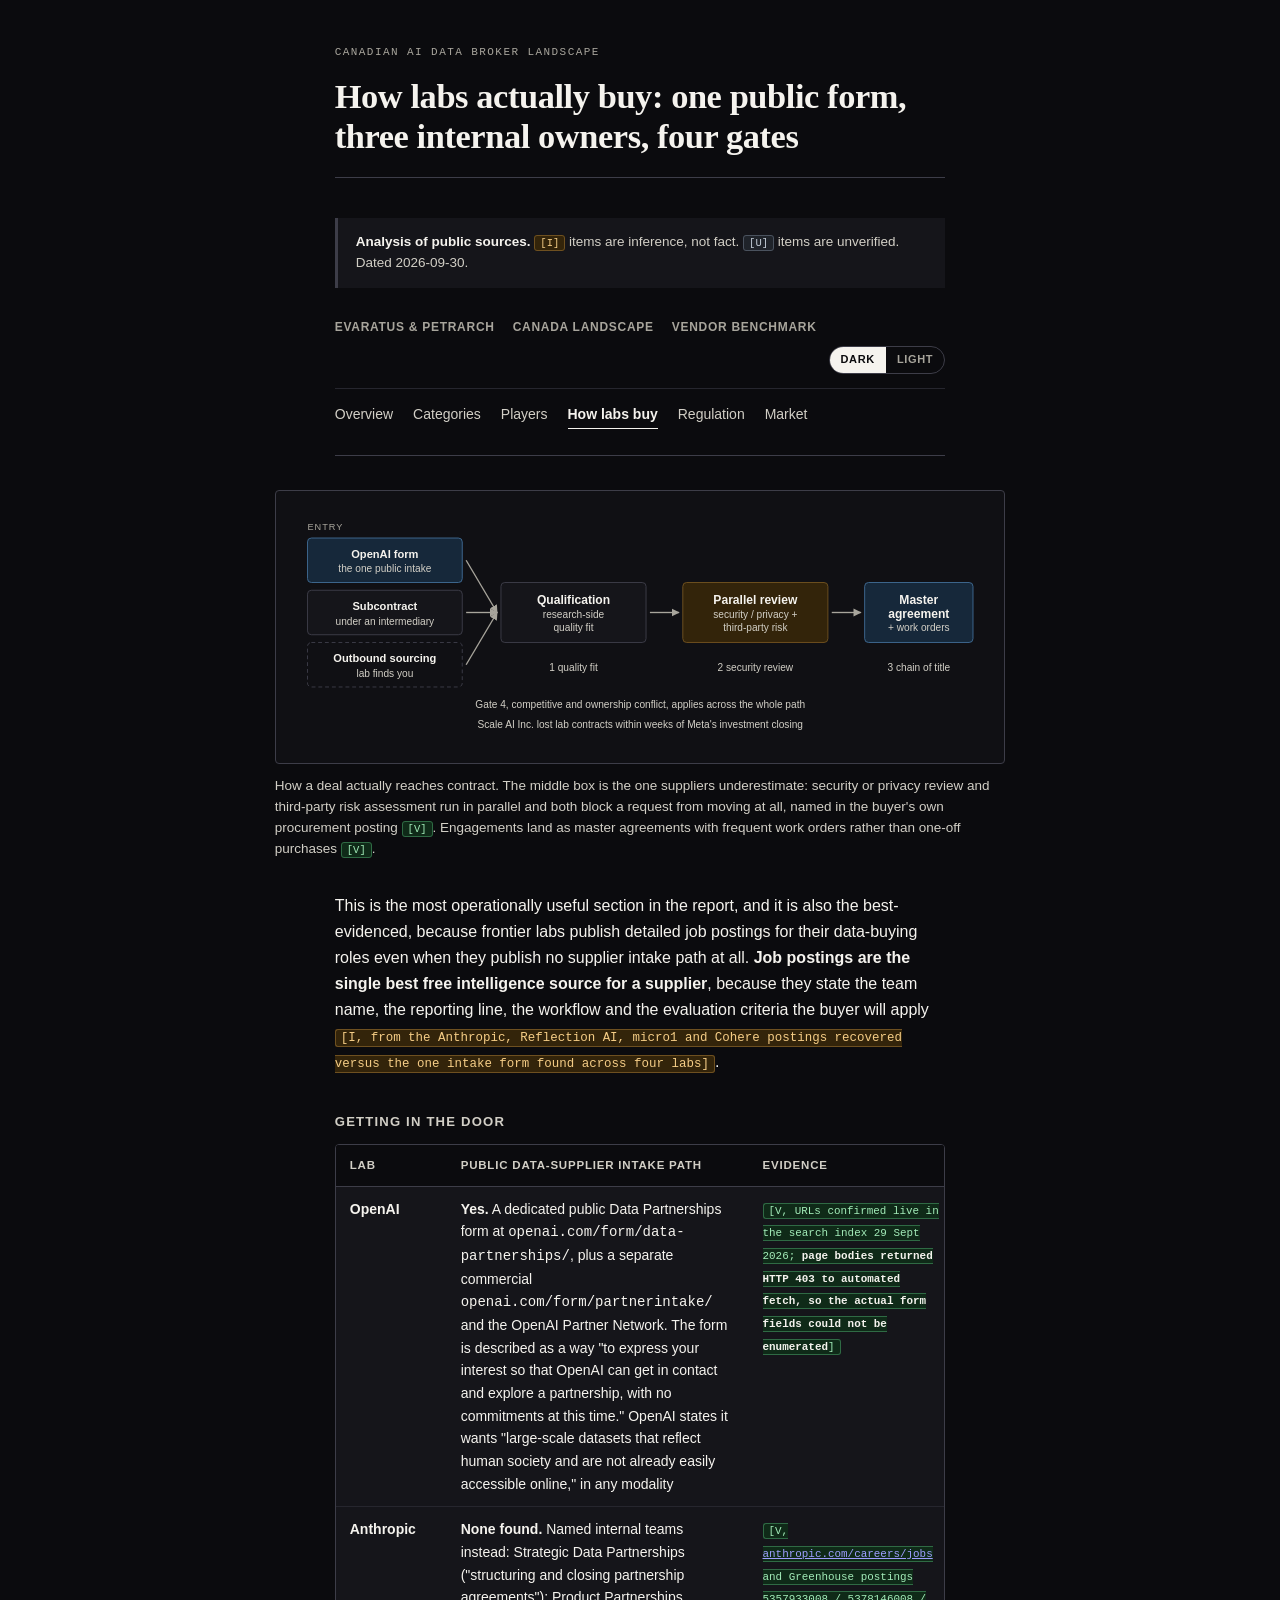
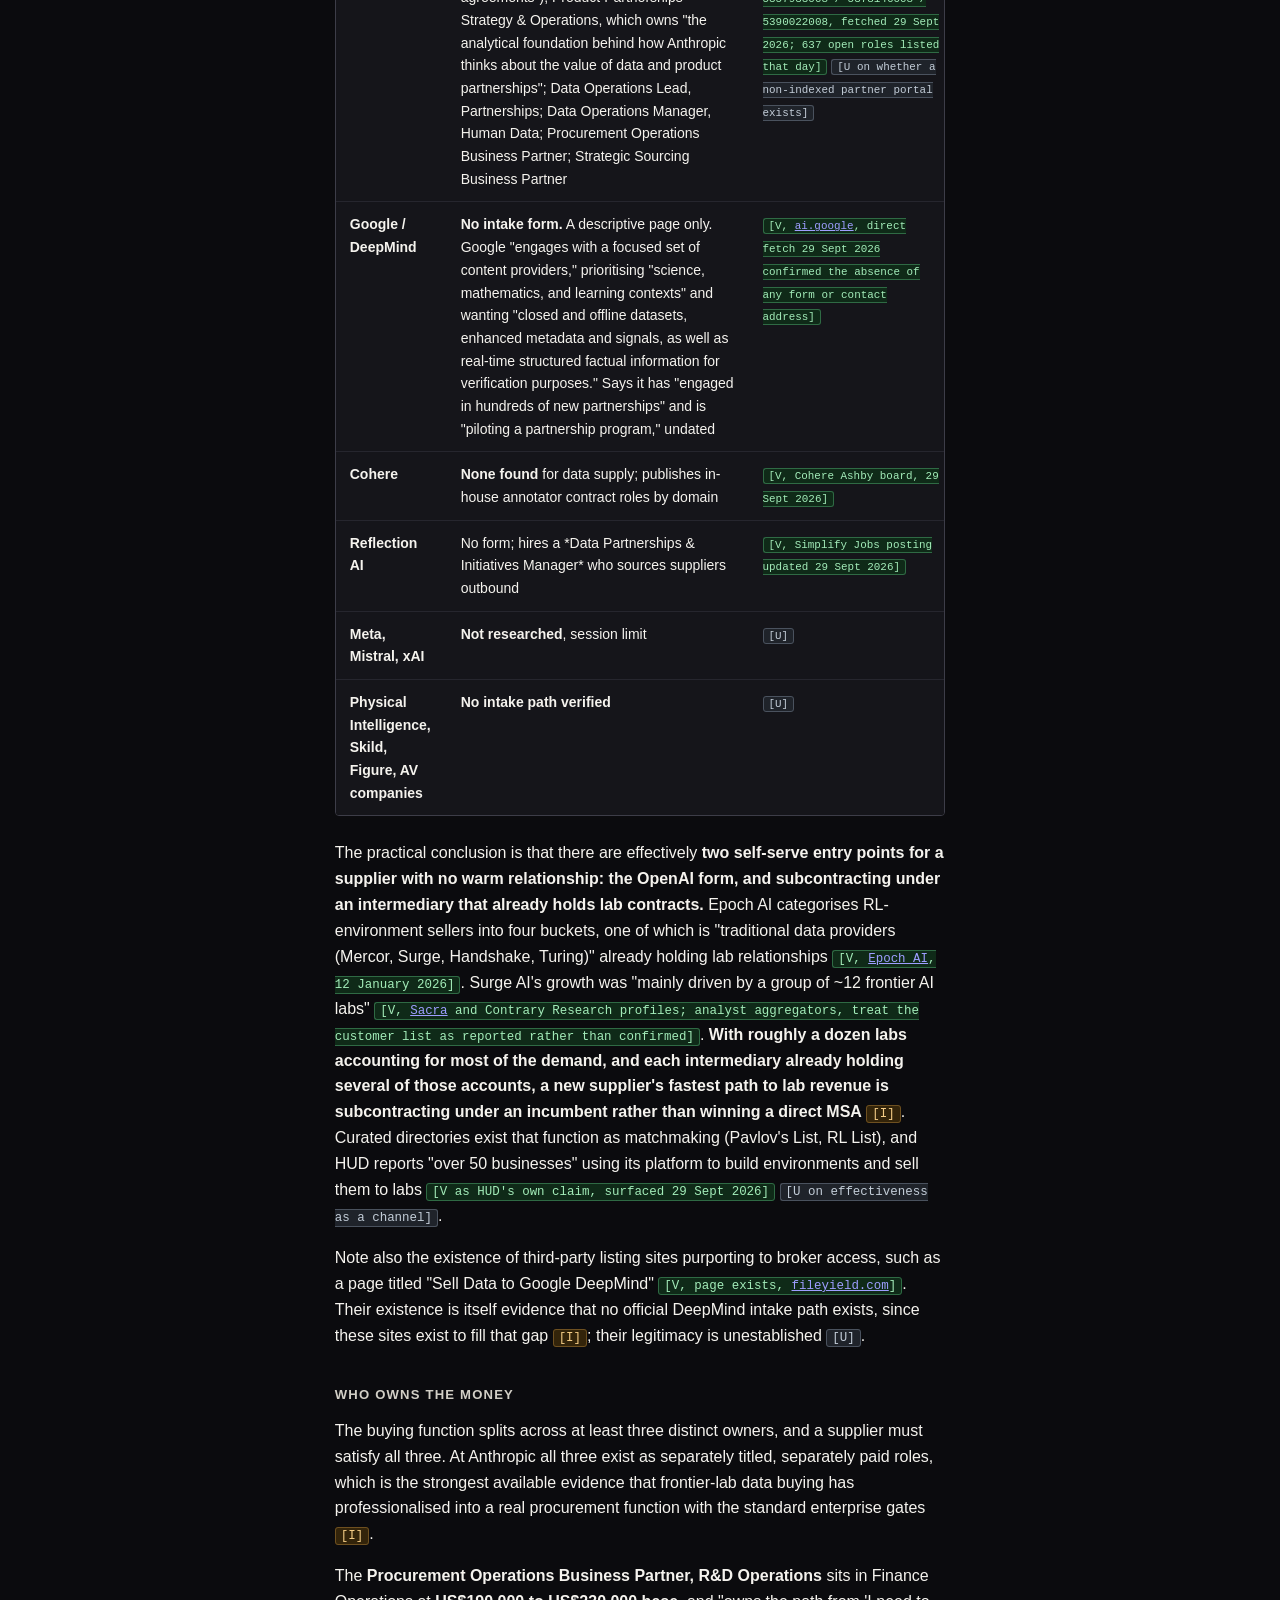
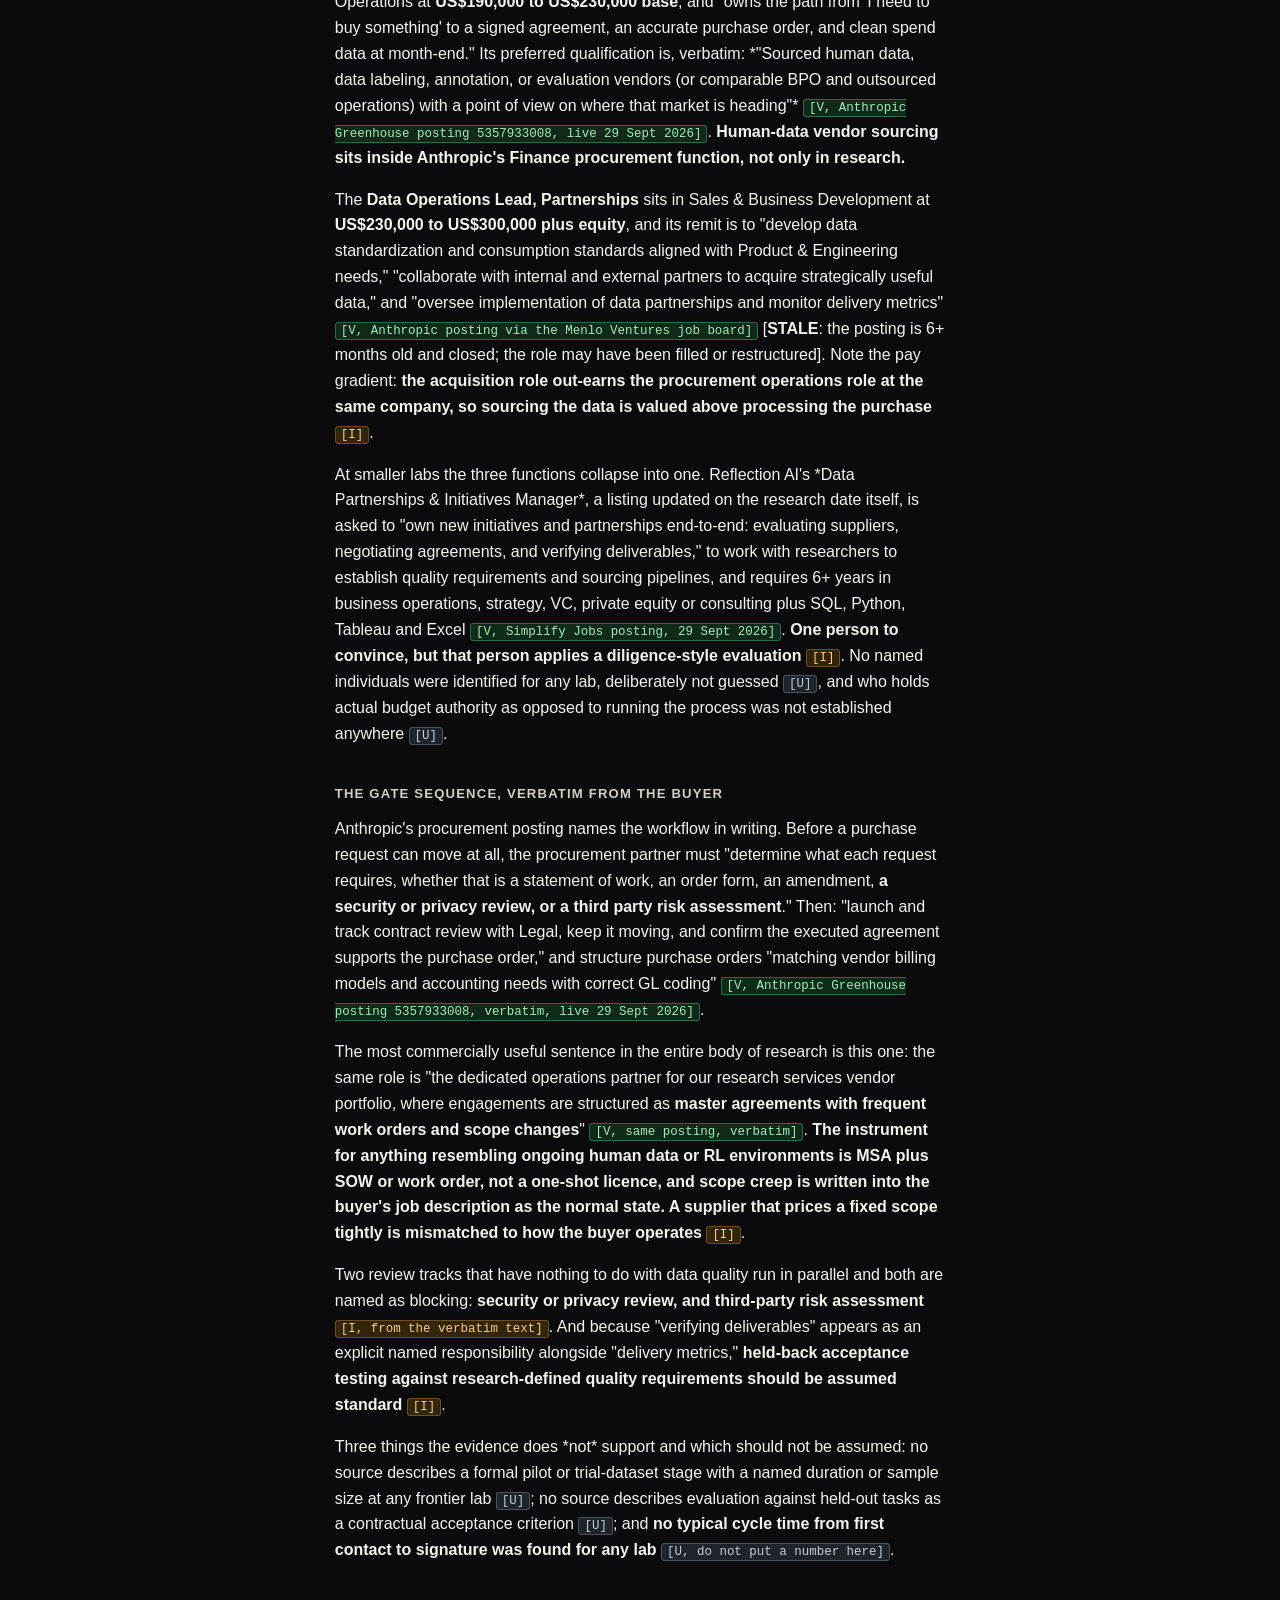
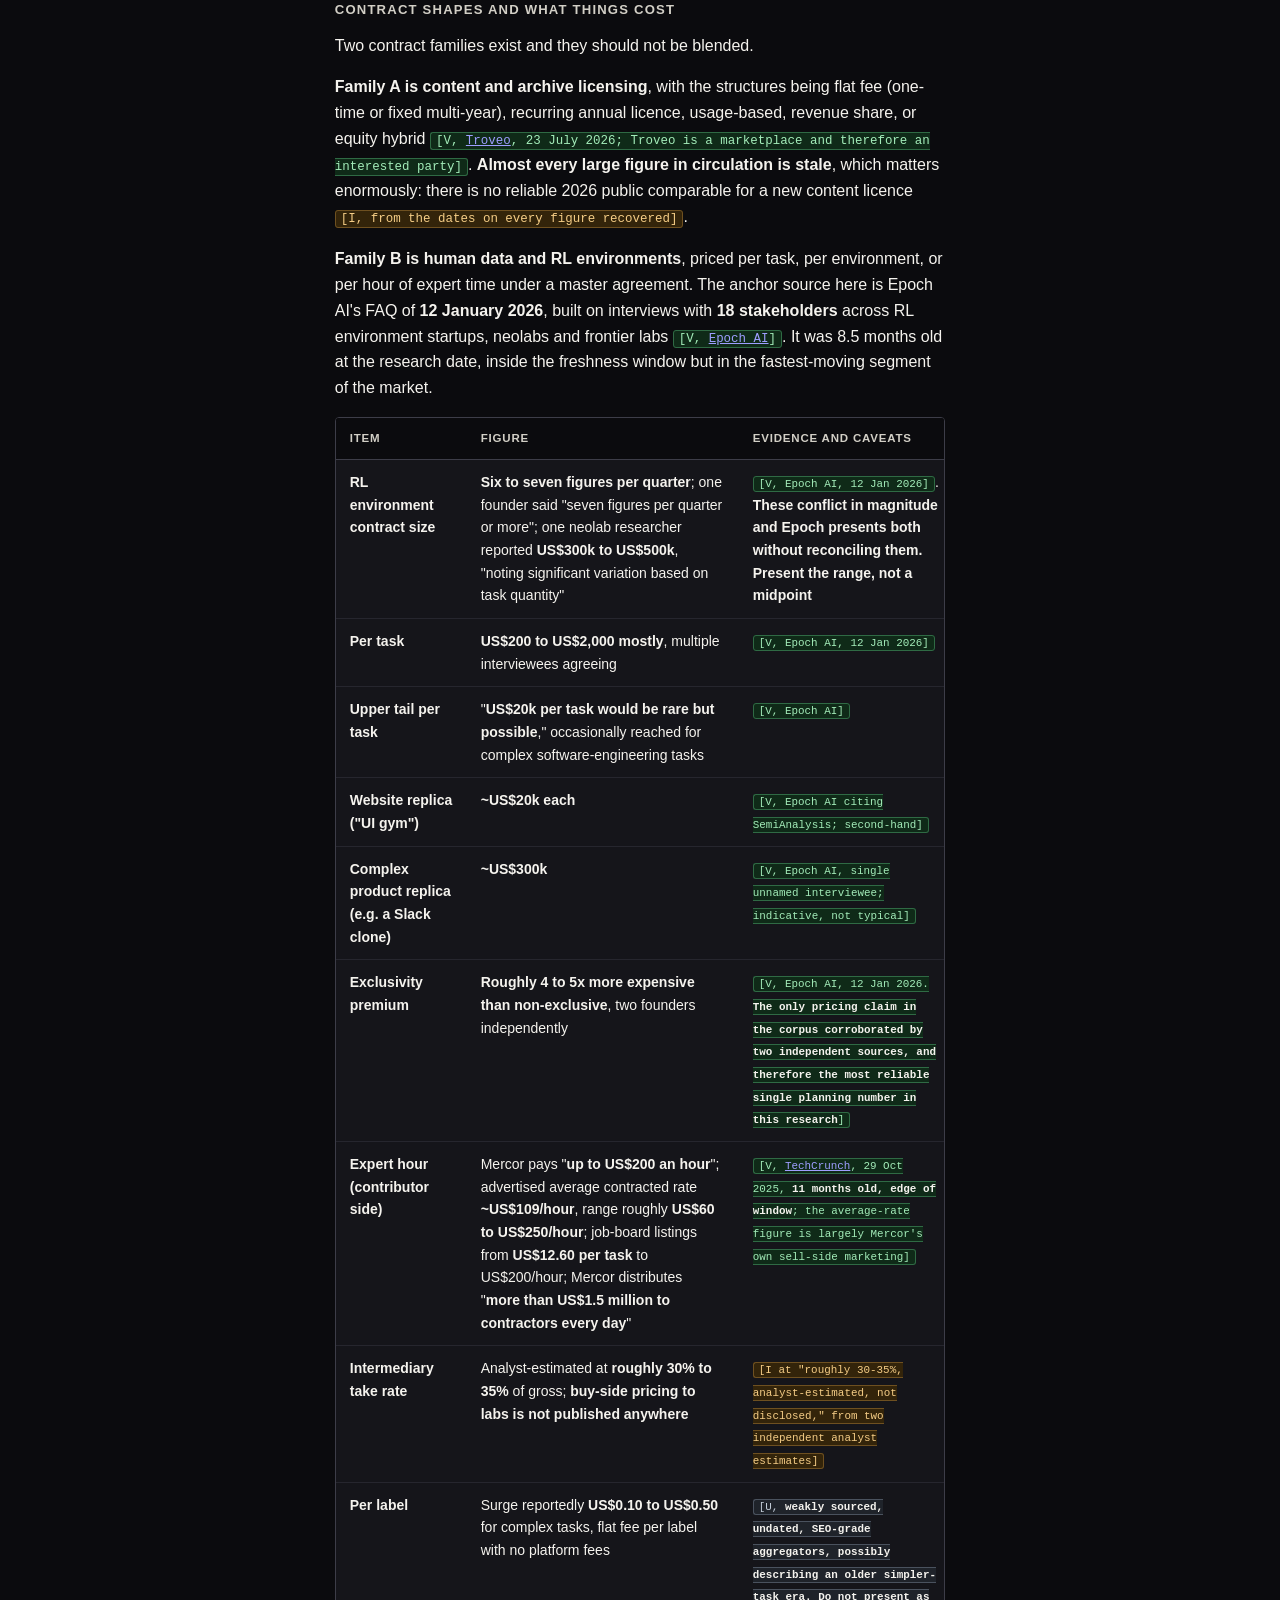
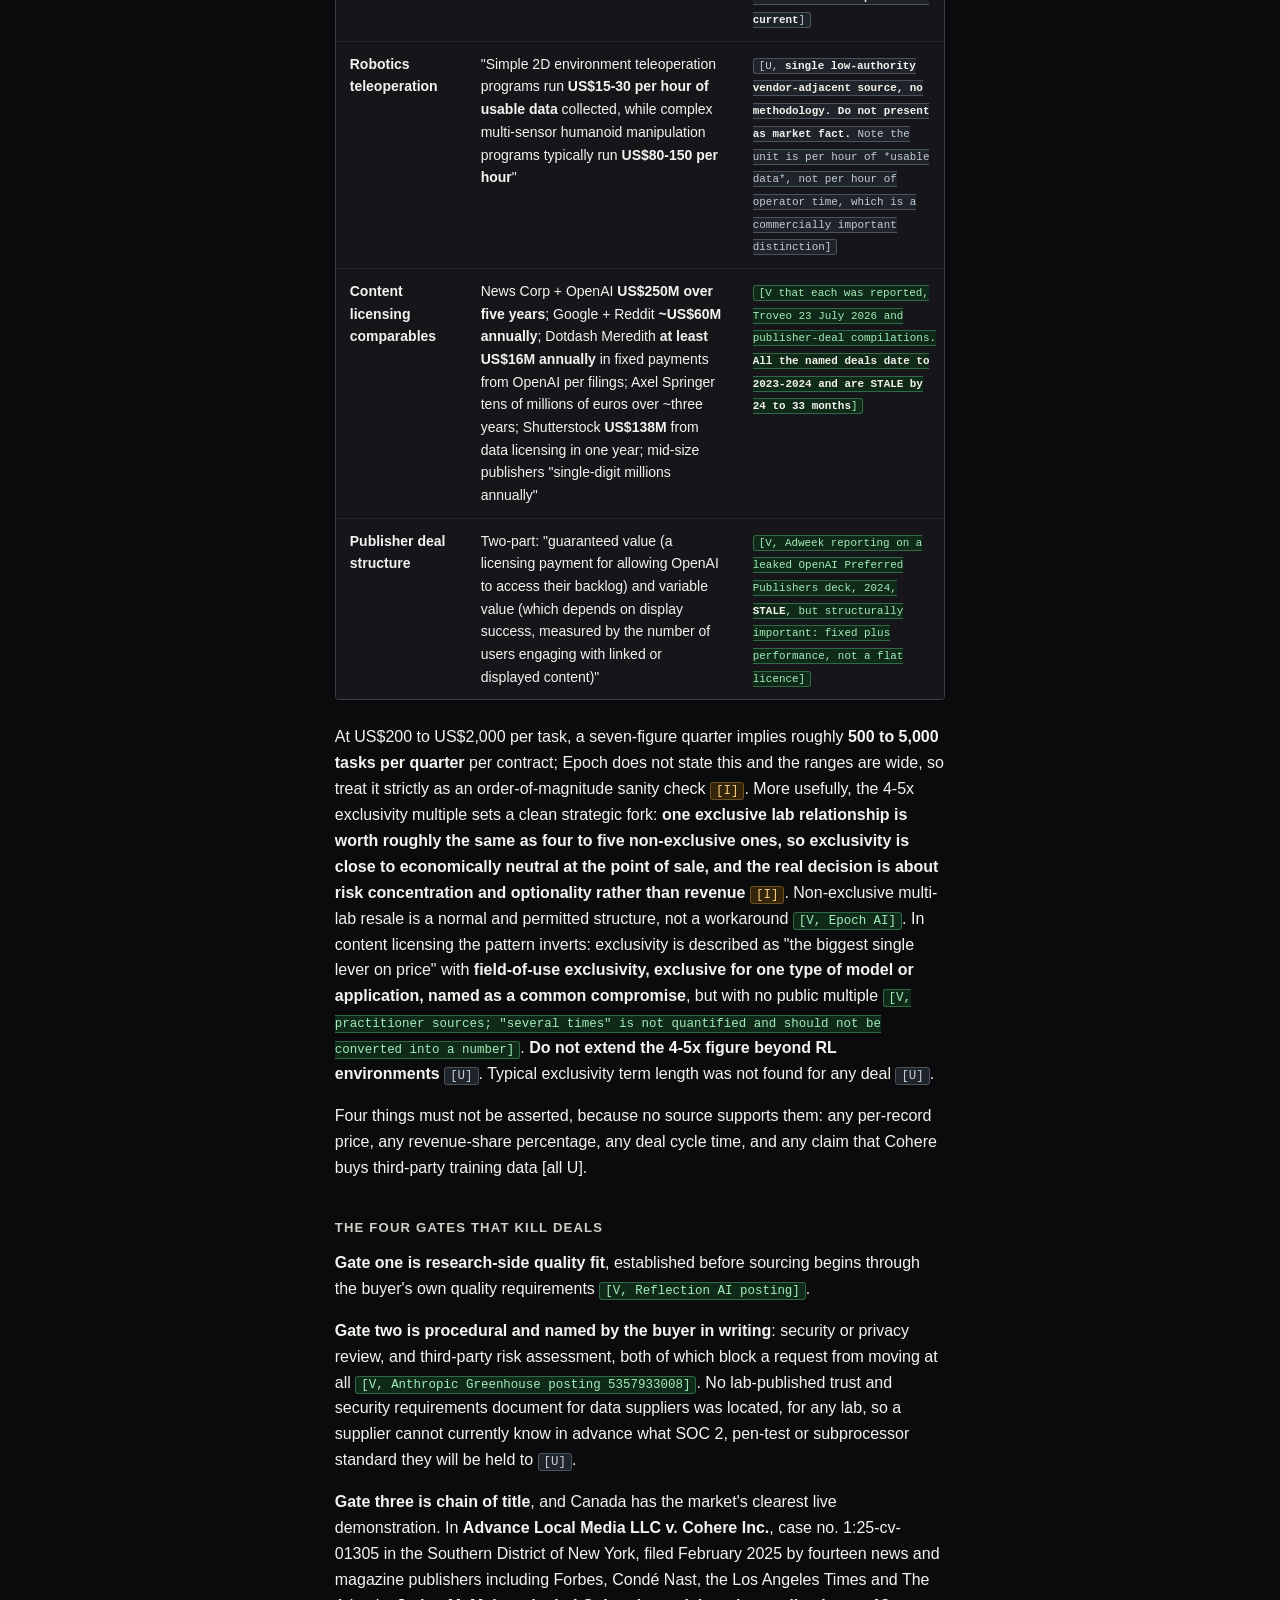
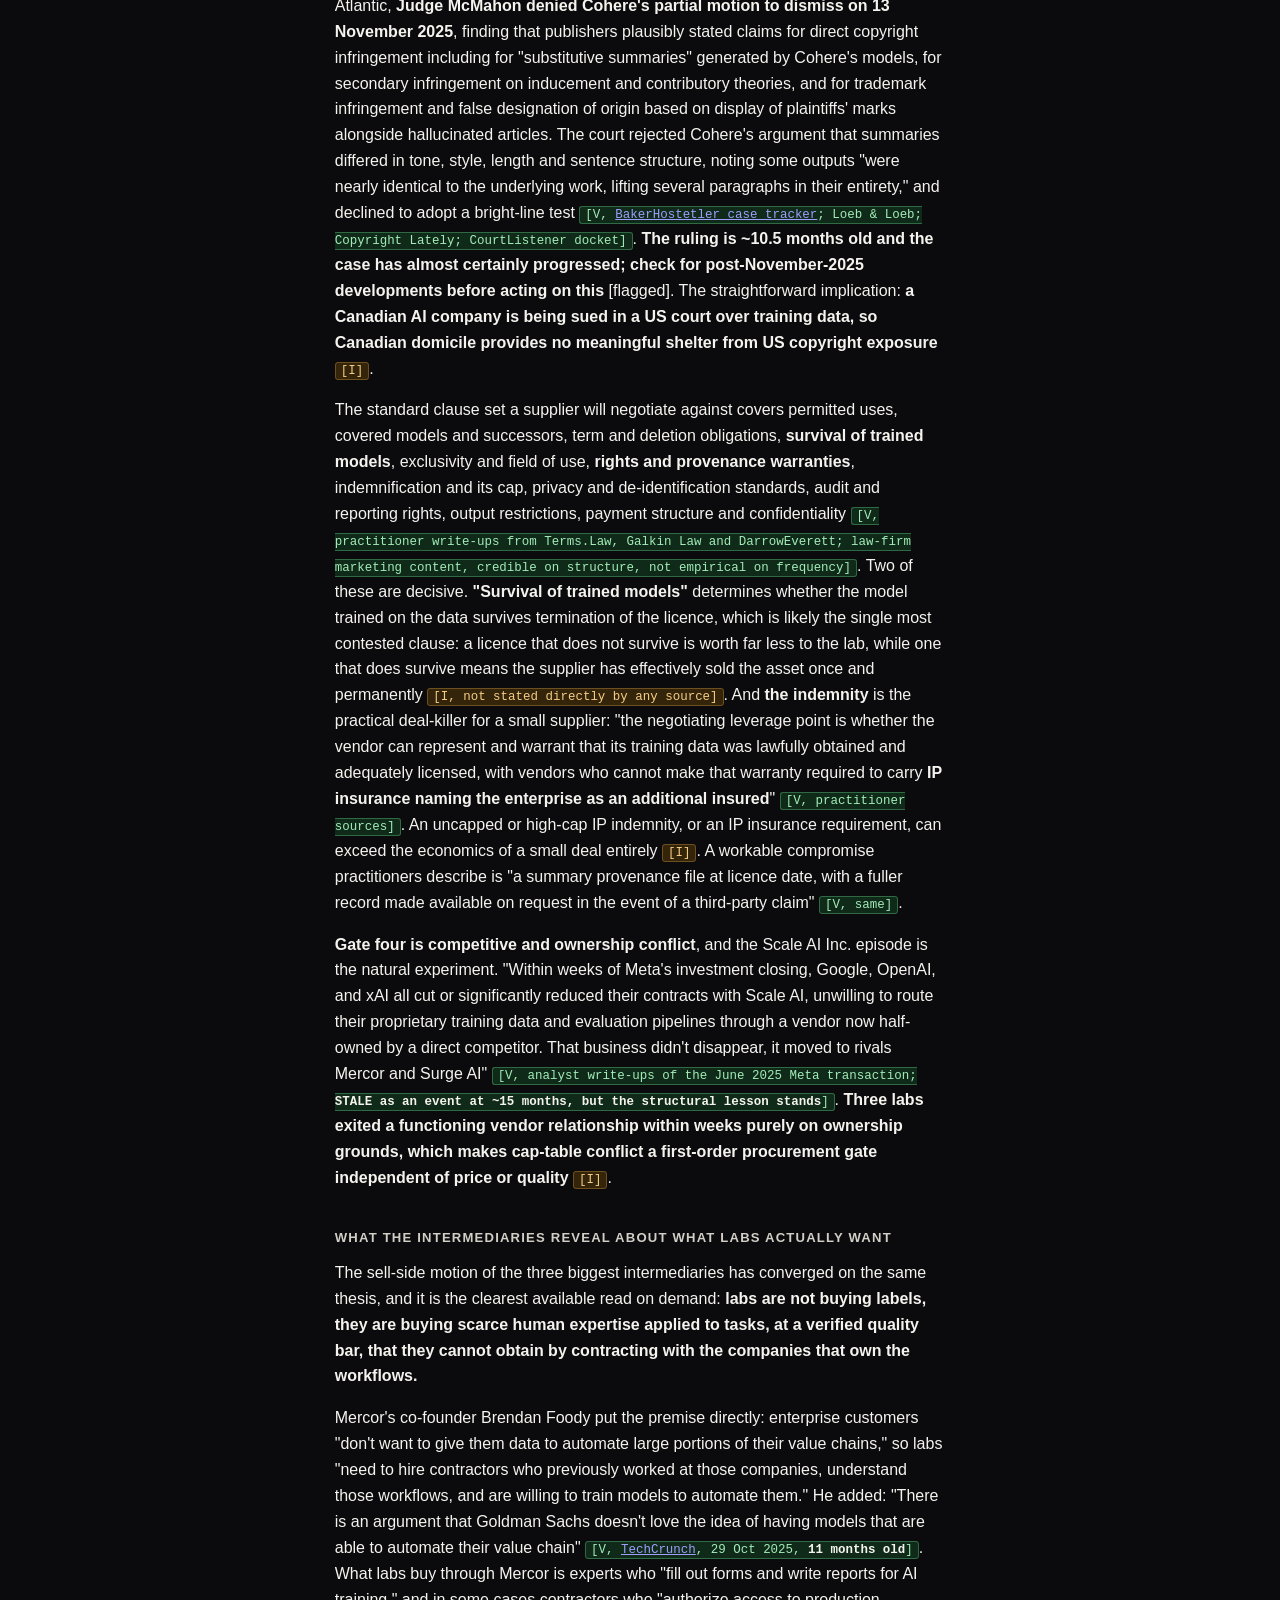
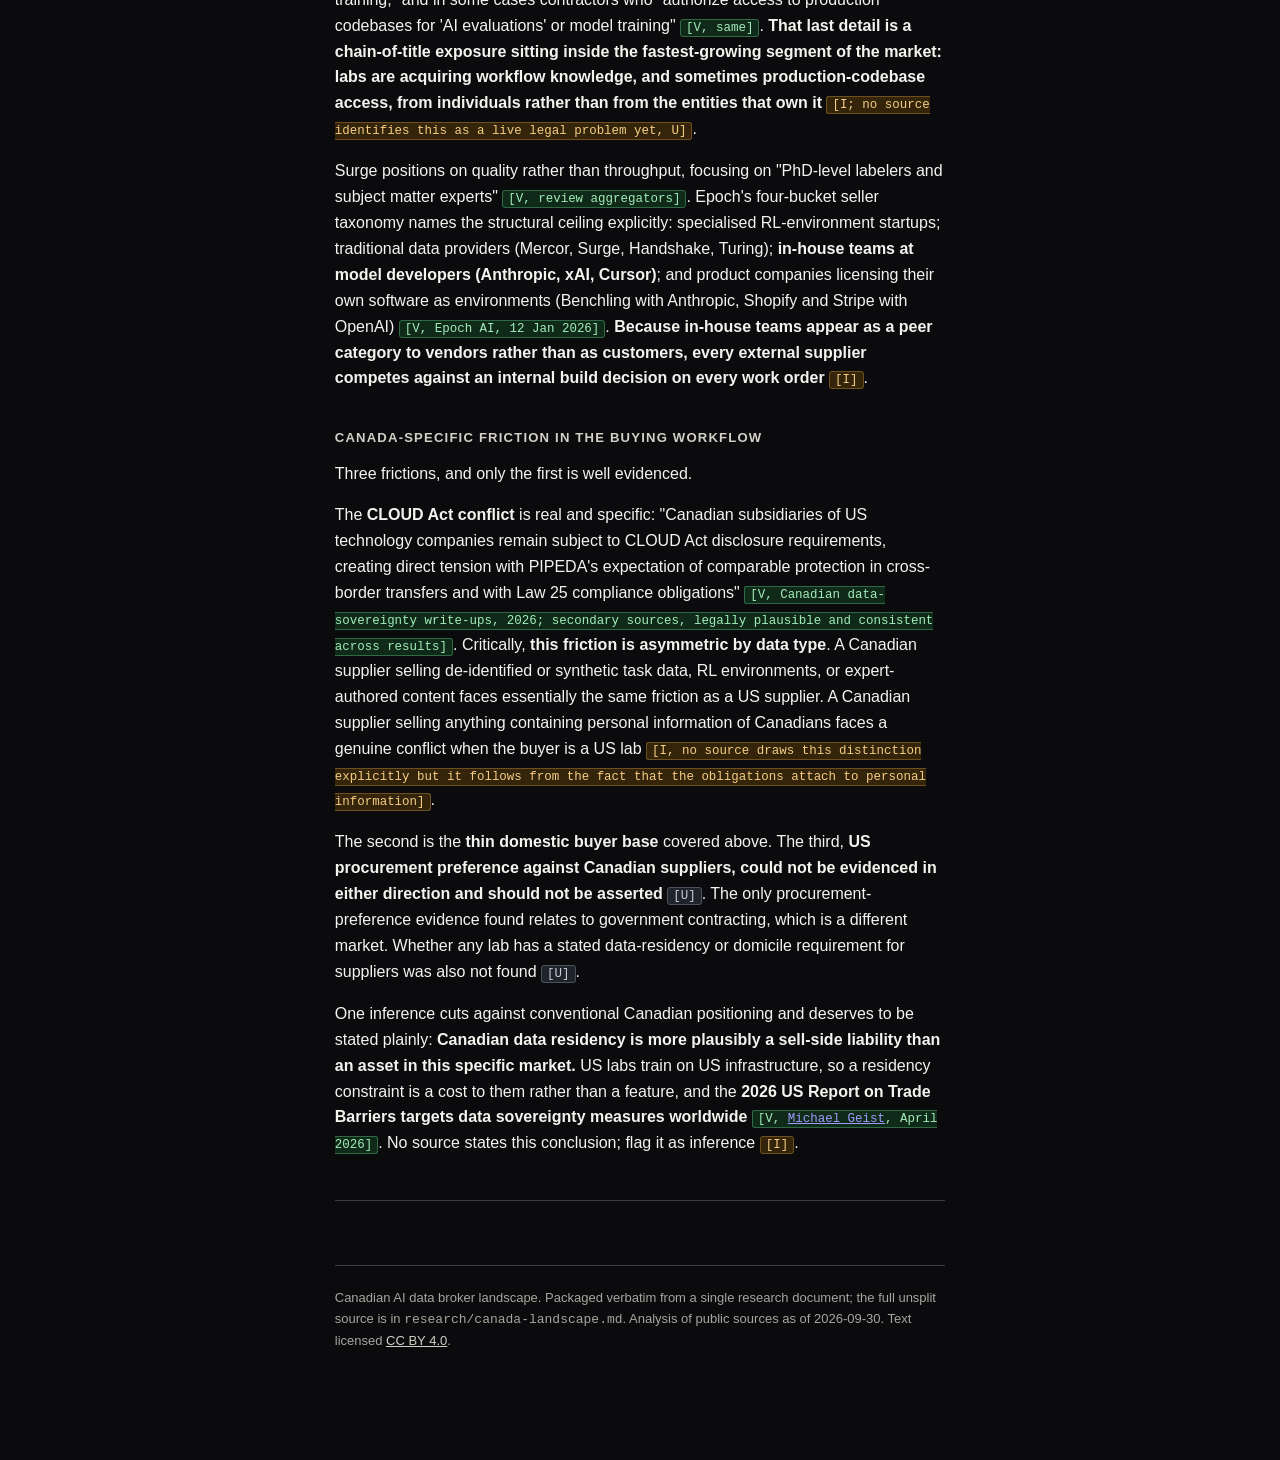
<file: docs/canada-buying.html>
<!DOCTYPE html>
<html lang="en">
<head>
<meta charset="utf-8">
<meta name="viewport" content="width=device-width, initial-scale=1">
<title>How labs buy — Canadian AI data broker landscape</title>
<meta name="description" content="Research on the Canadian AI and physical-AI training-data market: categories, players, buyers and how labs buy. 2026-09-30.">
<script>try{if(localStorage.getItem("theme")==="light")document.documentElement.setAttribute("data-theme","light")}catch(e){}</script>
<script src="./assets/theme.js" defer></script>
<link rel="stylesheet" href="./assets/style.css">
</head>
<body>
<div class="wrap">
<header class="masthead"><p class="eyebrow">Canadian AI data broker landscape</p><h1>How labs actually buy: one public form, three internal owners, four gates</h1></header>
<p class="provenance"><strong>Analysis of public sources.</strong> <span class="ref ref-I">[I]</span> items are inference, not fact. <span class="ref ref-U">[U]</span> items are unverified. Dated 2026-09-30.</p>
<nav class="nav nav-brief"><a href="./index.html">Evaratus &amp; Petrarch</a><a href="./canada.html">Canada landscape</a><a href="./benchmark.html">Vendor benchmark</a></nav>
<nav class="nav"><a href="./canada.html">Overview</a><a href="./canada-categories.html">Categories</a><a href="./canada-players.html">Players</a><a href="./canada-buying.html" aria-current="page">How labs buy</a><a href="./canada-regulation.html">Regulation</a><a href="./canada-market.html">Market</a></nav>
<figure class="fig"><div class="fig-scroll"><svg class="dgm" viewBox="0 0 720 244" role="img" aria-label="A supplier enters through the OpenAI form, a subcontract, or outbound sourcing, then passes qualification, a blocking parallel security and third-party risk review, and finally a master agreement with work orders. Four gates can kill the deal." style="min-width:560px" xmlns="http://www.w3.org/2000/svg"><defs><marker id="a-c3" viewBox="0 0 10 10" refX="9" refY="5" markerWidth="6" markerHeight="6" orient="auto-start-reverse"><path class="mk" d="M0,0 L10,5 L0,10 z"/></marker><marker id="ad-c3" viewBox="0 0 10 10" refX="9" refY="5" markerWidth="6" markerHeight="6" orient="auto-start-reverse"><path class="mk mk-dim" d="M0,0 L10,5 L0,10 z"/></marker></defs><text class="lbl-cap" x="16" y="22" text-anchor="start">ENTRY</text><rect class="n n-key" x="16" y="30" width="160" height="46" rx="4"/><text class="lbl-m" x="96.0" y="50.5" text-anchor="middle">OpenAI form</text><text class="lbl-s" x="96.0" y="65.5" text-anchor="middle">the one public intake</text><rect class="n" x="16" y="84" width="160" height="46" rx="4"/><text class="lbl-m" x="96.0" y="104.5" text-anchor="middle">Subcontract</text><text class="lbl-s" x="96.0" y="119.5" text-anchor="middle">under an intermediary</text><rect class="n n-dim" x="16" y="138" width="160" height="46" rx="4"/><text class="lbl-m" x="96.0" y="158.5" text-anchor="middle">Outbound sourcing</text><text class="lbl-s" x="96.0" y="173.5" text-anchor="middle">lab finds you</text><line class="edge" x1="180" y1="53" x2="212" y2="107" marker-end="url(#a-c3)"/><line class="edge" x1="180" y1="107" x2="212" y2="107" marker-end="url(#a-c3)"/><line class="edge" x1="180" y1="161" x2="212" y2="107" marker-end="url(#a-c3)"/><rect class="n" x="216" y="76" width="150" height="62" rx="4"/><text class="lbl" x="291.0" y="98.0" text-anchor="middle">Qualification</text><text class="lbl-s" x="291.0" y="113.0" text-anchor="middle">research-side</text><text class="lbl-s" x="291.0" y="126.0" text-anchor="middle">quality fit</text><line class="edge" x1="370" y1="107" x2="400" y2="107" marker-end="url(#a-c3)"/><rect class="n n-alert" x="404" y="76" width="150" height="62" rx="4"/><text class="lbl" x="479.0" y="98.0" text-anchor="middle">Parallel review</text><text class="lbl-s" x="479.0" y="113.0" text-anchor="middle">security / privacy +</text><text class="lbl-s" x="479.0" y="126.0" text-anchor="middle">third-party risk</text><line class="edge" x1="558" y1="107" x2="588" y2="107" marker-end="url(#a-c3)"/><rect class="n n-key" x="592" y="76" width="112" height="62" rx="4"/><text class="lbl" x="648.0" y="98.0" text-anchor="middle">Master</text><text class="lbl" x="648.0" y="113.0" text-anchor="middle">agreement</text><text class="lbl-s" x="648.0" y="126.0" text-anchor="middle">+ work orders</text><text class="lbl-s" x="291.0" y="168" text-anchor="middle">1 quality fit</text><text class="lbl-s" x="479.0" y="168" text-anchor="middle">2 security review</text><text class="lbl-s" x="648.0" y="168" text-anchor="middle">3 chain of title</text><text class="lbl-s" x="360" y="206" text-anchor="middle">Gate 4, competitive and ownership conflict, applies across the whole path</text><text class="lbl-s" x="360" y="226" text-anchor="middle">Scale AI Inc. lost lab contracts within weeks of Meta's investment closing</text></svg></div><figcaption>How a deal actually reaches contract. The middle box is the one suppliers underestimate: security or privacy review and third-party risk assessment run in parallel and both block a request from moving at all, named in the buyer's own procurement posting <span class="ref ref-V">[V]</span>. Engagements land as master agreements with frequent work orders rather than one-off purchases <span class="ref ref-V">[V]</span>.</figcaption></figure><p>This is the most operationally useful section in the report, and it is also the best-evidenced, because frontier labs publish detailed job postings for their data-buying roles even when they publish no supplier intake path at all. <strong>Job postings are the single best free intelligence source for a supplier</strong>, because they state the team name, the reporting line, the workflow and the evaluation criteria the buyer will apply <span class="tag tag-I">[I, from the Anthropic, Reflection AI, micro1 and Cohere postings recovered versus the one intake form found across four labs]</span>.</p>
<h3>Getting in the door</h3>
<div class="table-scroll"><table>
<thead><tr><th>Lab</th><th>Public data-supplier intake path</th><th>Evidence</th></tr></thead>
<tbody>
<tr><td><strong>OpenAI</strong></td><td><strong>Yes.</strong> A dedicated public Data Partnerships form at <code>openai.com/form/data-partnerships/</code>, plus a separate commercial <code>openai.com/form/partnerintake/</code> and the OpenAI Partner Network. The form is described as a way "to express your interest so that OpenAI can get in contact and explore a partnership, with no commitments at this time." OpenAI states it wants "large-scale datasets that reflect human society and are not already easily accessible online," in any modality</td><td><span class="tag tag-V">[V, URLs confirmed live in the search index 29 Sept 2026; <strong>page bodies returned HTTP 403 to automated fetch, so the actual form fields could not be enumerated</strong>]</span></td></tr>
<tr><td><strong>Anthropic</strong></td><td><strong>None found.</strong> Named internal teams instead: Strategic Data Partnerships ("structuring and closing partnership agreements"); Product Partnerships Strategy &amp; Operations, which owns "the analytical foundation behind how Anthropic thinks about the value of data and product partnerships"; Data Operations Lead, Partnerships; Data Operations Manager, Human Data; Procurement Operations Business Partner; Strategic Sourcing Business Partner</td><td><span class="tag tag-V">[V, <a href="https://www.anthropic.com/careers" target="_blank" rel="noopener noreferrer">anthropic.com/careers/jobs</a> and Greenhouse postings 5357933008 / 5378146008 / 5390022008, fetched 29 Sept 2026; 637 open roles listed that day]</span> <span class="tag tag-U">[U on whether a non-indexed partner portal exists]</span></td></tr>
<tr><td><strong>Google / DeepMind</strong></td><td><strong>No intake form.</strong> A descriptive page only. Google "engages with a focused set of content providers," prioritising "science, mathematics, and learning contexts" and wanting "closed and offline datasets, enhanced metadata and signals, as well as real-time structured factual information for verification purposes." Says it has "engaged in hundreds of new partnerships" and is "piloting a partnership program," undated</td><td><span class="tag tag-V">[V, <a href="https://ai.google/partnerships-to-improve-our-ai-products/" target="_blank" rel="noopener noreferrer">ai.google</a>, direct fetch 29 Sept 2026 confirmed the absence of any form or contact address]</span></td></tr>
<tr><td><strong>Cohere</strong></td><td><strong>None found</strong> for data supply; publishes in-house annotator contract roles by domain</td><td><span class="tag tag-V">[V, Cohere Ashby board, 29 Sept 2026]</span></td></tr>
<tr><td><strong>Reflection AI</strong></td><td>No form; hires a *Data Partnerships &amp; Initiatives Manager* who sources suppliers outbound</td><td><span class="tag tag-V">[V, Simplify Jobs posting updated 29 Sept 2026]</span></td></tr>
<tr><td><strong>Meta, Mistral, xAI</strong></td><td><strong>Not researched</strong>, session limit</td><td><span class="tag tag-U">[U]</span></td></tr>
<tr><td><strong>Physical Intelligence, Skild, Figure, AV companies</strong></td><td><strong>No intake path verified</strong></td><td><span class="tag tag-U">[U]</span></td></tr>
</tbody></table></div>
<p>The practical conclusion is that there are effectively <strong>two self-serve entry points for a supplier with no warm relationship: the OpenAI form, and subcontracting under an intermediary that already holds lab contracts.</strong> Epoch AI categorises RL-environment sellers into four buckets, one of which is "traditional data providers (Mercor, Surge, Handshake, Turing)" already holding lab relationships <span class="tag tag-V">[V, <a href="https://epoch.ai/gradient-updates/state-of-rl-envs" target="_blank" rel="noopener noreferrer">Epoch AI</a>, 12 January 2026]</span>. Surge AI's growth was "mainly driven by a group of ~12 frontier AI labs" <span class="tag tag-V">[V, <a href="https://sacra.com/c/surge-ai/" target="_blank" rel="noopener noreferrer">Sacra</a> and Contrary Research profiles; analyst aggregators, treat the customer list as reported rather than confirmed]</span>. <strong>With roughly a dozen labs accounting for most of the demand, and each intermediary already holding several of those accounts, a new supplier's fastest path to lab revenue is subcontracting under an incumbent rather than winning a direct MSA</strong> <span class="tag tag-I">[I]</span>. Curated directories exist that function as matchmaking (Pavlov's List, RL List), and HUD reports "over 50 businesses" using its platform to build environments and sell them to labs <span class="tag tag-V">[V as HUD's own claim, surfaced 29 Sept 2026]</span> <span class="tag tag-U">[U on effectiveness as a channel]</span>.</p>
<p>Note also the existence of third-party listing sites purporting to broker access, such as a page titled "Sell Data to Google DeepMind" <span class="tag tag-V">[V, page exists, <a href="https://fileyield.com/data-buyers/google-deepmind" target="_blank" rel="noopener noreferrer">fileyield.com</a>]</span>. Their existence is itself evidence that no official DeepMind intake path exists, since these sites exist to fill that gap <span class="tag tag-I">[I]</span>; their legitimacy is unestablished <span class="tag tag-U">[U]</span>.</p>
<h3>Who owns the money</h3>
<p>The buying function splits across at least three distinct owners, and a supplier must satisfy all three. At Anthropic all three exist as separately titled, separately paid roles, which is the strongest available evidence that frontier-lab data buying has professionalised into a real procurement function with the standard enterprise gates <span class="tag tag-I">[I]</span>.</p>
<p>The <strong>Procurement Operations Business Partner, R&amp;D Operations</strong> sits in Finance Operations at <strong>US$190,000 to US$230,000 base</strong>, and "owns the path from 'I need to buy something' to a signed agreement, an accurate purchase order, and clean spend data at month-end." Its preferred qualification is, verbatim: *"Sourced human data, data labeling, annotation, or evaluation vendors (or comparable BPO and outsourced operations) with a point of view on where that market is heading"* <span class="tag tag-V">[V, Anthropic Greenhouse posting 5357933008, live 29 Sept 2026]</span>. <strong>Human-data vendor sourcing sits inside Anthropic's Finance procurement function, not only in research.</strong></p>
<p>The <strong>Data Operations Lead, Partnerships</strong> sits in Sales &amp; Business Development at <strong>US$230,000 to US$300,000 plus equity</strong>, and its remit is to "develop data standardization and consumption standards aligned with Product &amp; Engineering needs," "collaborate with internal and external partners to acquire strategically useful data," and "oversee implementation of data partnerships and monitor delivery metrics" <span class="tag tag-V">[V, Anthropic posting via the Menlo Ventures job board]</span> [<strong>STALE</strong>: the posting is 6+ months old and closed; the role may have been filled or restructured]. Note the pay gradient: <strong>the acquisition role out-earns the procurement operations role at the same company, so sourcing the data is valued above processing the purchase</strong> <span class="tag tag-I">[I]</span>.</p>
<p>At smaller labs the three functions collapse into one. Reflection AI's *Data Partnerships &amp; Initiatives Manager*, a listing updated on the research date itself, is asked to "own new initiatives and partnerships end-to-end: evaluating suppliers, negotiating agreements, and verifying deliverables," to work with researchers to establish quality requirements and sourcing pipelines, and requires 6+ years in business operations, strategy, VC, private equity or consulting plus SQL, Python, Tableau and Excel <span class="tag tag-V">[V, Simplify Jobs posting, 29 Sept 2026]</span>. <strong>One person to convince, but that person applies a diligence-style evaluation</strong> <span class="tag tag-I">[I]</span>. No named individuals were identified for any lab, deliberately not guessed <span class="tag tag-U">[U]</span>, and who holds actual budget authority as opposed to running the process was not established anywhere <span class="tag tag-U">[U]</span>.</p>
<h3>The gate sequence, verbatim from the buyer</h3>
<p>Anthropic's procurement posting names the workflow in writing. Before a purchase request can move at all, the procurement partner must "determine what each request requires, whether that is a statement of work, an order form, an amendment, <strong>a security or privacy review, or a third party risk assessment</strong>." Then: "launch and track contract review with Legal, keep it moving, and confirm the executed agreement supports the purchase order," and structure purchase orders "matching vendor billing models and accounting needs with correct GL coding" <span class="tag tag-V">[V, Anthropic Greenhouse posting 5357933008, verbatim, live 29 Sept 2026]</span>.</p>
<p>The most commercially useful sentence in the entire body of research is this one: the same role is "the dedicated operations partner for our research services vendor portfolio, where engagements are structured as <strong>master agreements with frequent work orders and scope changes</strong>" <span class="tag tag-V">[V, same posting, verbatim]</span>. <strong>The instrument for anything resembling ongoing human data or RL environments is MSA plus SOW or work order, not a one-shot licence, and scope creep is written into the buyer's job description as the normal state. A supplier that prices a fixed scope tightly is mismatched to how the buyer operates</strong> <span class="tag tag-I">[I]</span>.</p>
<p>Two review tracks that have nothing to do with data quality run in parallel and both are named as blocking: <strong>security or privacy review, and third-party risk assessment</strong> <span class="tag tag-I">[I, from the verbatim text]</span>. And because "verifying deliverables" appears as an explicit named responsibility alongside "delivery metrics," <strong>held-back acceptance testing against research-defined quality requirements should be assumed standard</strong> <span class="tag tag-I">[I]</span>.</p>
<p>Three things the evidence does *not* support and which should not be assumed: no source describes a formal pilot or trial-dataset stage with a named duration or sample size at any frontier lab <span class="tag tag-U">[U]</span>; no source describes evaluation against held-out tasks as a contractual acceptance criterion <span class="tag tag-U">[U]</span>; and <strong>no typical cycle time from first contact to signature was found for any lab</strong> <span class="tag tag-U">[U, do not put a number here]</span>.</p>
<h3>Contract shapes and what things cost</h3>
<p>Two contract families exist and they should not be blended.</p>
<p><strong>Family A is content and archive licensing</strong>, with the structures being flat fee (one-time or fixed multi-year), recurring annual licence, usage-based, revenue share, or equity hybrid <span class="tag tag-V">[V, <a href="https://www.troveo.ai/resources/ai-data-licensing" target="_blank" rel="noopener noreferrer">Troveo</a>, 23 July 2026; Troveo is a marketplace and therefore an interested party]</span>. <strong>Almost every large figure in circulation is stale</strong>, which matters enormously: there is no reliable 2026 public comparable for a new content licence <span class="tag tag-I">[I, from the dates on every figure recovered]</span>.</p>
<p><strong>Family B is human data and RL environments</strong>, priced per task, per environment, or per hour of expert time under a master agreement. The anchor source here is Epoch AI's FAQ of <strong>12 January 2026</strong>, built on interviews with <strong>18 stakeholders</strong> across RL environment startups, neolabs and frontier labs <span class="tag tag-V">[V, <a href="https://epoch.ai/gradient-updates/state-of-rl-envs" target="_blank" rel="noopener noreferrer">Epoch AI</a>]</span>. It was 8.5 months old at the research date, inside the freshness window but in the fastest-moving segment of the market.</p>
<div class="table-scroll"><table>
<thead><tr><th>Item</th><th>Figure</th><th>Evidence and caveats</th></tr></thead>
<tbody>
<tr><td>RL environment contract size</td><td><strong>Six to seven figures per quarter</strong>; one founder said "seven figures per quarter or more"; one neolab researcher reported <strong>US$300k to US$500k</strong>, "noting significant variation based on task quantity"</td><td><span class="tag tag-V">[V, Epoch AI, 12 Jan 2026]</span>. <strong>These conflict in magnitude and Epoch presents both without reconciling them. Present the range, not a midpoint</strong></td></tr>
<tr><td>Per task</td><td><strong>US$200 to US$2,000 mostly</strong>, multiple interviewees agreeing</td><td><span class="tag tag-V">[V, Epoch AI, 12 Jan 2026]</span></td></tr>
<tr><td>Upper tail per task</td><td>"<strong>US$20k per task would be rare but possible</strong>," occasionally reached for complex software-engineering tasks</td><td><span class="tag tag-V">[V, Epoch AI]</span></td></tr>
<tr><td>Website replica ("UI gym")</td><td><strong>~US$20k each</strong></td><td><span class="tag tag-V">[V, Epoch AI citing SemiAnalysis; second-hand]</span></td></tr>
<tr><td>Complex product replica (e.g. a Slack clone)</td><td><strong>~US$300k</strong></td><td><span class="tag tag-V">[V, Epoch AI, single unnamed interviewee; indicative, not typical]</span></td></tr>
<tr><td><strong>Exclusivity premium</strong></td><td><strong>Roughly 4 to 5x more expensive than non-exclusive</strong>, two founders independently</td><td><span class="tag tag-V">[V, Epoch AI, 12 Jan 2026. <strong>The only pricing claim in the corpus corroborated by two independent sources, and therefore the most reliable single planning number in this research</strong>]</span></td></tr>
<tr><td>Expert hour (contributor side)</td><td>Mercor pays "<strong>up to US$200 an hour</strong>"; advertised average contracted rate <strong>~US$109/hour</strong>, range roughly <strong>US$60 to US$250/hour</strong>; job-board listings from <strong>US$12.60 per task</strong> to US$200/hour; Mercor distributes "<strong>more than US$1.5 million to contractors every day</strong>"</td><td><span class="tag tag-V">[V, <a href="https://techcrunch.com/" target="_blank" rel="noopener noreferrer">TechCrunch</a>, 29 Oct 2025, <strong>11 months old, edge of window</strong>; the average-rate figure is largely Mercor's own sell-side marketing]</span></td></tr>
<tr><td>Intermediary take rate</td><td>Analyst-estimated at <strong>roughly 30% to 35%</strong> of gross; <strong>buy-side pricing to labs is not published anywhere</strong></td><td><span class="tag tag-I">[I at "roughly 30-35%, analyst-estimated, not disclosed," from two independent analyst estimates]</span></td></tr>
<tr><td>Per label</td><td>Surge reportedly <strong>US$0.10 to US$0.50</strong> for complex tasks, flat fee per label with no platform fees</td><td><span class="tag tag-U">[U, <strong>weakly sourced, undated, SEO-grade aggregators, possibly describing an older simpler-task era. Do not present as current</strong>]</span></td></tr>
<tr><td>Robotics teleoperation</td><td>"Simple 2D environment teleoperation programs run <strong>US$15-30 per hour of usable data</strong> collected, while complex multi-sensor humanoid manipulation programs typically run <strong>US$80-150 per hour</strong>"</td><td><span class="tag tag-U">[U, <strong>single low-authority vendor-adjacent source, no methodology. Do not present as market fact.</strong> Note the unit is per hour of *usable data*, not per hour of operator time, which is a commercially important distinction]</span></td></tr>
<tr><td>Content licensing comparables</td><td>News Corp + OpenAI <strong>US$250M over five years</strong>; Google + Reddit <strong>~US$60M annually</strong>; Dotdash Meredith <strong>at least US$16M annually</strong> in fixed payments from OpenAI per filings; Axel Springer tens of millions of euros over ~three years; Shutterstock <strong>US$138M</strong> from data licensing in one year; mid-size publishers "single-digit millions annually"</td><td><span class="tag tag-V">[V that each was reported, Troveo 23 July 2026 and publisher-deal compilations. <strong>All the named deals date to 2023-2024 and are STALE by 24 to 33 months</strong>]</span></td></tr>
<tr><td>Publisher deal structure</td><td>Two-part: "guaranteed value (a licensing payment for allowing OpenAI to access their backlog) and variable value (which depends on display success, measured by the number of users engaging with linked or displayed content)"</td><td><span class="tag tag-V">[V, Adweek reporting on a leaked OpenAI Preferred Publishers deck, 2024, <strong>STALE</strong>, but structurally important: fixed plus performance, not a flat licence]</span></td></tr>
</tbody></table></div>
<p>At US$200 to US$2,000 per task, a seven-figure quarter implies roughly <strong>500 to 5,000 tasks per quarter</strong> per contract; Epoch does not state this and the ranges are wide, so treat it strictly as an order-of-magnitude sanity check <span class="tag tag-I">[I]</span>. More usefully, the 4-5x exclusivity multiple sets a clean strategic fork: <strong>one exclusive lab relationship is worth roughly the same as four to five non-exclusive ones, so exclusivity is close to economically neutral at the point of sale, and the real decision is about risk concentration and optionality rather than revenue</strong> <span class="tag tag-I">[I]</span>. Non-exclusive multi-lab resale is a normal and permitted structure, not a workaround <span class="tag tag-V">[V, Epoch AI]</span>. In content licensing the pattern inverts: exclusivity is described as "the biggest single lever on price" with <strong>field-of-use exclusivity, exclusive for one type of model or application, named as a common compromise</strong>, but with no public multiple <span class="tag tag-V">[V, practitioner sources; "several times" is not quantified and should not be converted into a number]</span>. <strong>Do not extend the 4-5x figure beyond RL environments</strong> <span class="tag tag-U">[U]</span>. Typical exclusivity term length was not found for any deal <span class="tag tag-U">[U]</span>.</p>
<p>Four things must not be asserted, because no source supports them: any per-record price, any revenue-share percentage, any deal cycle time, and any claim that Cohere buys third-party training data [all U].</p>
<h3>The four gates that kill deals</h3>
<p><strong>Gate one is research-side quality fit</strong>, established before sourcing begins through the buyer's own quality requirements <span class="tag tag-V">[V, Reflection AI posting]</span>.</p>
<p><strong>Gate two is procedural and named by the buyer in writing</strong>: security or privacy review, and third-party risk assessment, both of which block a request from moving at all <span class="tag tag-V">[V, Anthropic Greenhouse posting 5357933008]</span>. No lab-published trust and security requirements document for data suppliers was located, for any lab, so a supplier cannot currently know in advance what SOC 2, pen-test or subprocessor standard they will be held to <span class="tag tag-U">[U]</span>.</p>
<p><strong>Gate three is chain of title</strong>, and Canada has the market's clearest live demonstration. In <strong>Advance Local Media LLC v. Cohere Inc.</strong>, case no. 1:25-cv-01305 in the Southern District of New York, filed February 2025 by fourteen news and magazine publishers including Forbes, Condé Nast, the Los Angeles Times and The Atlantic, <strong>Judge McMahon denied Cohere's partial motion to dismiss on 13 November 2025</strong>, finding that publishers plausibly stated claims for direct copyright infringement including for "substitutive summaries" generated by Cohere's models, for secondary infringement on inducement and contributory theories, and for trademark infringement and false designation of origin based on display of plaintiffs' marks alongside hallucinated articles. The court rejected Cohere's argument that summaries differed in tone, style, length and sentence structure, noting some outputs "were nearly identical to the underlying work, lifting several paragraphs in their entirety," and declined to adopt a bright-line test <span class="tag tag-V">[V, <a href="https://www.bakerlaw.com/" target="_blank" rel="noopener noreferrer">BakerHostetler case tracker</a>; Loeb &amp; Loeb; Copyright Lately; CourtListener docket]</span>. <strong>The ruling is ~10.5 months old and the case has almost certainly progressed; check for post-November-2025 developments before acting on this</strong> [flagged]. The straightforward implication: <strong>a Canadian AI company is being sued in a US court over training data, so Canadian domicile provides no meaningful shelter from US copyright exposure</strong> <span class="tag tag-I">[I]</span>.</p>
<p>The standard clause set a supplier will negotiate against covers permitted uses, covered models and successors, term and deletion obligations, <strong>survival of trained models</strong>, exclusivity and field of use, <strong>rights and provenance warranties</strong>, indemnification and its cap, privacy and de-identification standards, audit and reporting rights, output restrictions, payment structure and confidentiality <span class="tag tag-V">[V, practitioner write-ups from Terms.Law, Galkin Law and DarrowEverett; law-firm marketing content, credible on structure, not empirical on frequency]</span>. Two of these are decisive. <strong>"Survival of trained models"</strong> determines whether the model trained on the data survives termination of the licence, which is likely the single most contested clause: a licence that does not survive is worth far less to the lab, while one that does survive means the supplier has effectively sold the asset once and permanently <span class="tag tag-I">[I, not stated directly by any source]</span>. And <strong>the indemnity</strong> is the practical deal-killer for a small supplier: "the negotiating leverage point is whether the vendor can represent and warrant that its training data was lawfully obtained and adequately licensed, with vendors who cannot make that warranty required to carry <strong>IP insurance naming the enterprise as an additional insured</strong>" <span class="tag tag-V">[V, practitioner sources]</span>. An uncapped or high-cap IP indemnity, or an IP insurance requirement, can exceed the economics of a small deal entirely <span class="tag tag-I">[I]</span>. A workable compromise practitioners describe is "a summary provenance file at licence date, with a fuller record made available on request in the event of a third-party claim" <span class="tag tag-V">[V, same]</span>.</p>
<p><strong>Gate four is competitive and ownership conflict</strong>, and the Scale AI Inc. episode is the natural experiment. "Within weeks of Meta's investment closing, Google, OpenAI, and xAI all cut or significantly reduced their contracts with Scale AI, unwilling to route their proprietary training data and evaluation pipelines through a vendor now half-owned by a direct competitor. That business didn't disappear, it moved to rivals Mercor and Surge AI" <span class="tag tag-V">[V, analyst write-ups of the June 2025 Meta transaction; <strong>STALE as an event at ~15 months, but the structural lesson stands</strong>]</span>. <strong>Three labs exited a functioning vendor relationship within weeks purely on ownership grounds, which makes cap-table conflict a first-order procurement gate independent of price or quality</strong> <span class="tag tag-I">[I]</span>.</p>
<h3>What the intermediaries reveal about what labs actually want</h3>
<p>The sell-side motion of the three biggest intermediaries has converged on the same thesis, and it is the clearest available read on demand: <strong>labs are not buying labels, they are buying scarce human expertise applied to tasks, at a verified quality bar, that they cannot obtain by contracting with the companies that own the workflows.</strong></p>
<p>Mercor's co-founder Brendan Foody put the premise directly: enterprise customers "don't want to give them data to automate large portions of their value chains," so labs "need to hire contractors who previously worked at those companies, understand those workflows, and are willing to train models to automate them." He added: "There is an argument that Goldman Sachs doesn't love the idea of having models that are able to automate their value chain" <span class="tag tag-V">[V, <a href="https://techcrunch.com/" target="_blank" rel="noopener noreferrer">TechCrunch</a>, 29 Oct 2025, <strong>11 months old</strong>]</span>. What labs buy through Mercor is experts who "fill out forms and write reports for AI training," and in some cases contractors who "authorize access to production codebases for 'AI evaluations' or model training" <span class="tag tag-V">[V, same]</span>. <strong>That last detail is a chain-of-title exposure sitting inside the fastest-growing segment of the market: labs are acquiring workflow knowledge, and sometimes production-codebase access, from individuals rather than from the entities that own it</strong> <span class="tag tag-I">[I; no source identifies this as a live legal problem yet, U]</span>.</p>
<p>Surge positions on quality rather than throughput, focusing on "PhD-level labelers and subject matter experts" <span class="tag tag-V">[V, review aggregators]</span>. Epoch's four-bucket seller taxonomy names the structural ceiling explicitly: specialised RL-environment startups; traditional data providers (Mercor, Surge, Handshake, Turing); <strong>in-house teams at model developers (Anthropic, xAI, Cursor)</strong>; and product companies licensing their own software as environments (Benchling with Anthropic, Shopify and Stripe with OpenAI) <span class="tag tag-V">[V, Epoch AI, 12 Jan 2026]</span>. <strong>Because in-house teams appear as a peer category to vendors rather than as customers, every external supplier competes against an internal build decision on every work order</strong> <span class="tag tag-I">[I]</span>.</p>
<h3>Canada-specific friction in the buying workflow</h3>
<p>Three frictions, and only the first is well evidenced.</p>
<p>The <strong>CLOUD Act conflict</strong> is real and specific: "Canadian subsidiaries of US technology companies remain subject to CLOUD Act disclosure requirements, creating direct tension with PIPEDA's expectation of comparable protection in cross-border transfers and with Law 25 compliance obligations" <span class="tag tag-V">[V, Canadian data-sovereignty write-ups, 2026; secondary sources, legally plausible and consistent across results]</span>. Critically, <strong>this friction is asymmetric by data type</strong>. A Canadian supplier selling de-identified or synthetic task data, RL environments, or expert-authored content faces essentially the same friction as a US supplier. A Canadian supplier selling anything containing personal information of Canadians faces a genuine conflict when the buyer is a US lab <span class="tag tag-I">[I, no source draws this distinction explicitly but it follows from the fact that the obligations attach to personal information]</span>.</p>
<p>The second is the <strong>thin domestic buyer base</strong> covered above. The third, <strong>US procurement preference against Canadian suppliers, could not be evidenced in either direction and should not be asserted</strong> <span class="tag tag-U">[U]</span>. The only procurement-preference evidence found relates to government contracting, which is a different market. Whether any lab has a stated data-residency or domicile requirement for suppliers was also not found <span class="tag tag-U">[U]</span>.</p>
<p>One inference cuts against conventional Canadian positioning and deserves to be stated plainly: <strong>Canadian data residency is more plausibly a sell-side liability than an asset in this specific market.</strong> US labs train on US infrastructure, so a residency constraint is a cost to them rather than a feature, and the <strong>2026 US Report on Trade Barriers targets data sovereignty measures worldwide</strong> <span class="tag tag-V">[V, <a href="https://www.michaelgeist.ca/" target="_blank" rel="noopener noreferrer">Michael Geist</a>, April 2026]</span>. No source states this conclusion; flag it as inference <span class="tag tag-I">[I]</span>.</p>
<hr class="rule">
<footer class="foot"><p>Canadian AI data broker landscape. Packaged verbatim from a single research document; the full unsplit source is in <code>research/canada-landscape.md</code>. Analysis of public sources as of 2026-09-30. Text licensed <a href="https://creativecommons.org/licenses/by/4.0/">CC BY 4.0</a>.</p></footer>
</div>
</body>
</html>
</file>
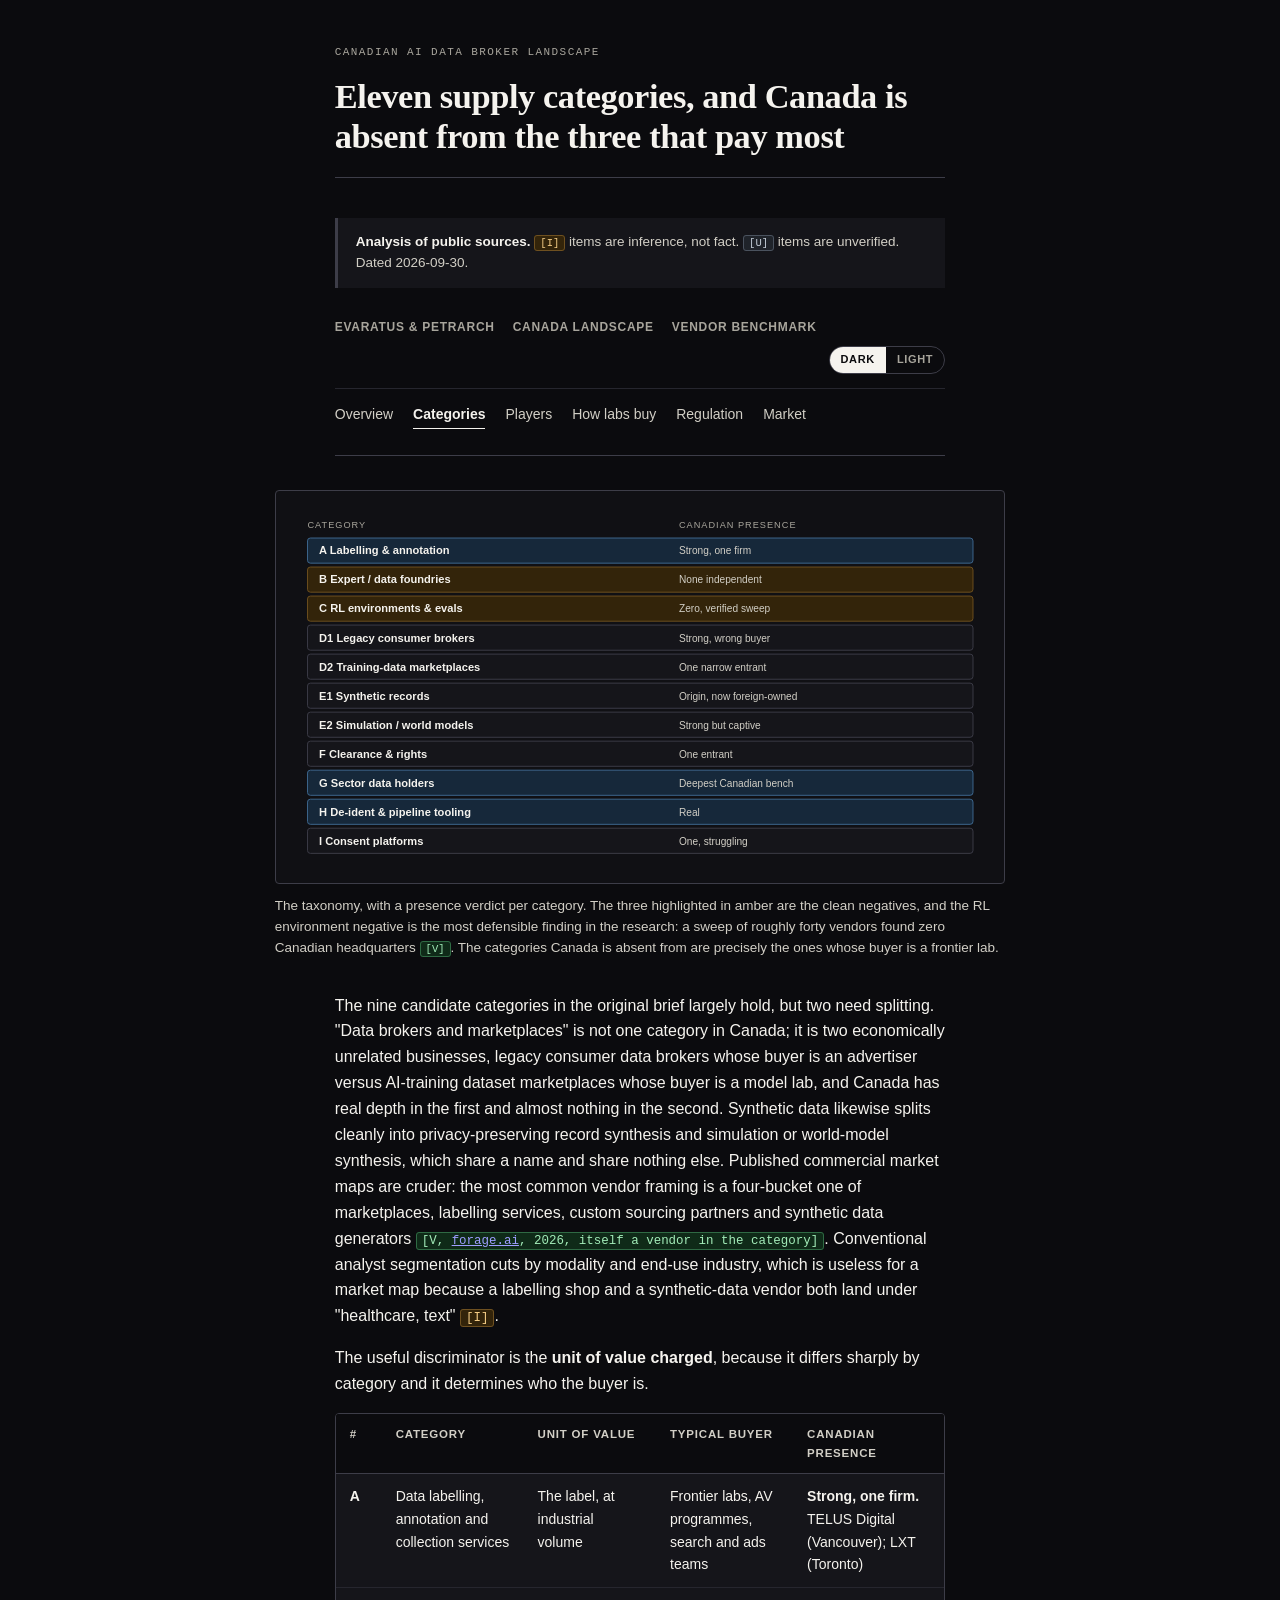
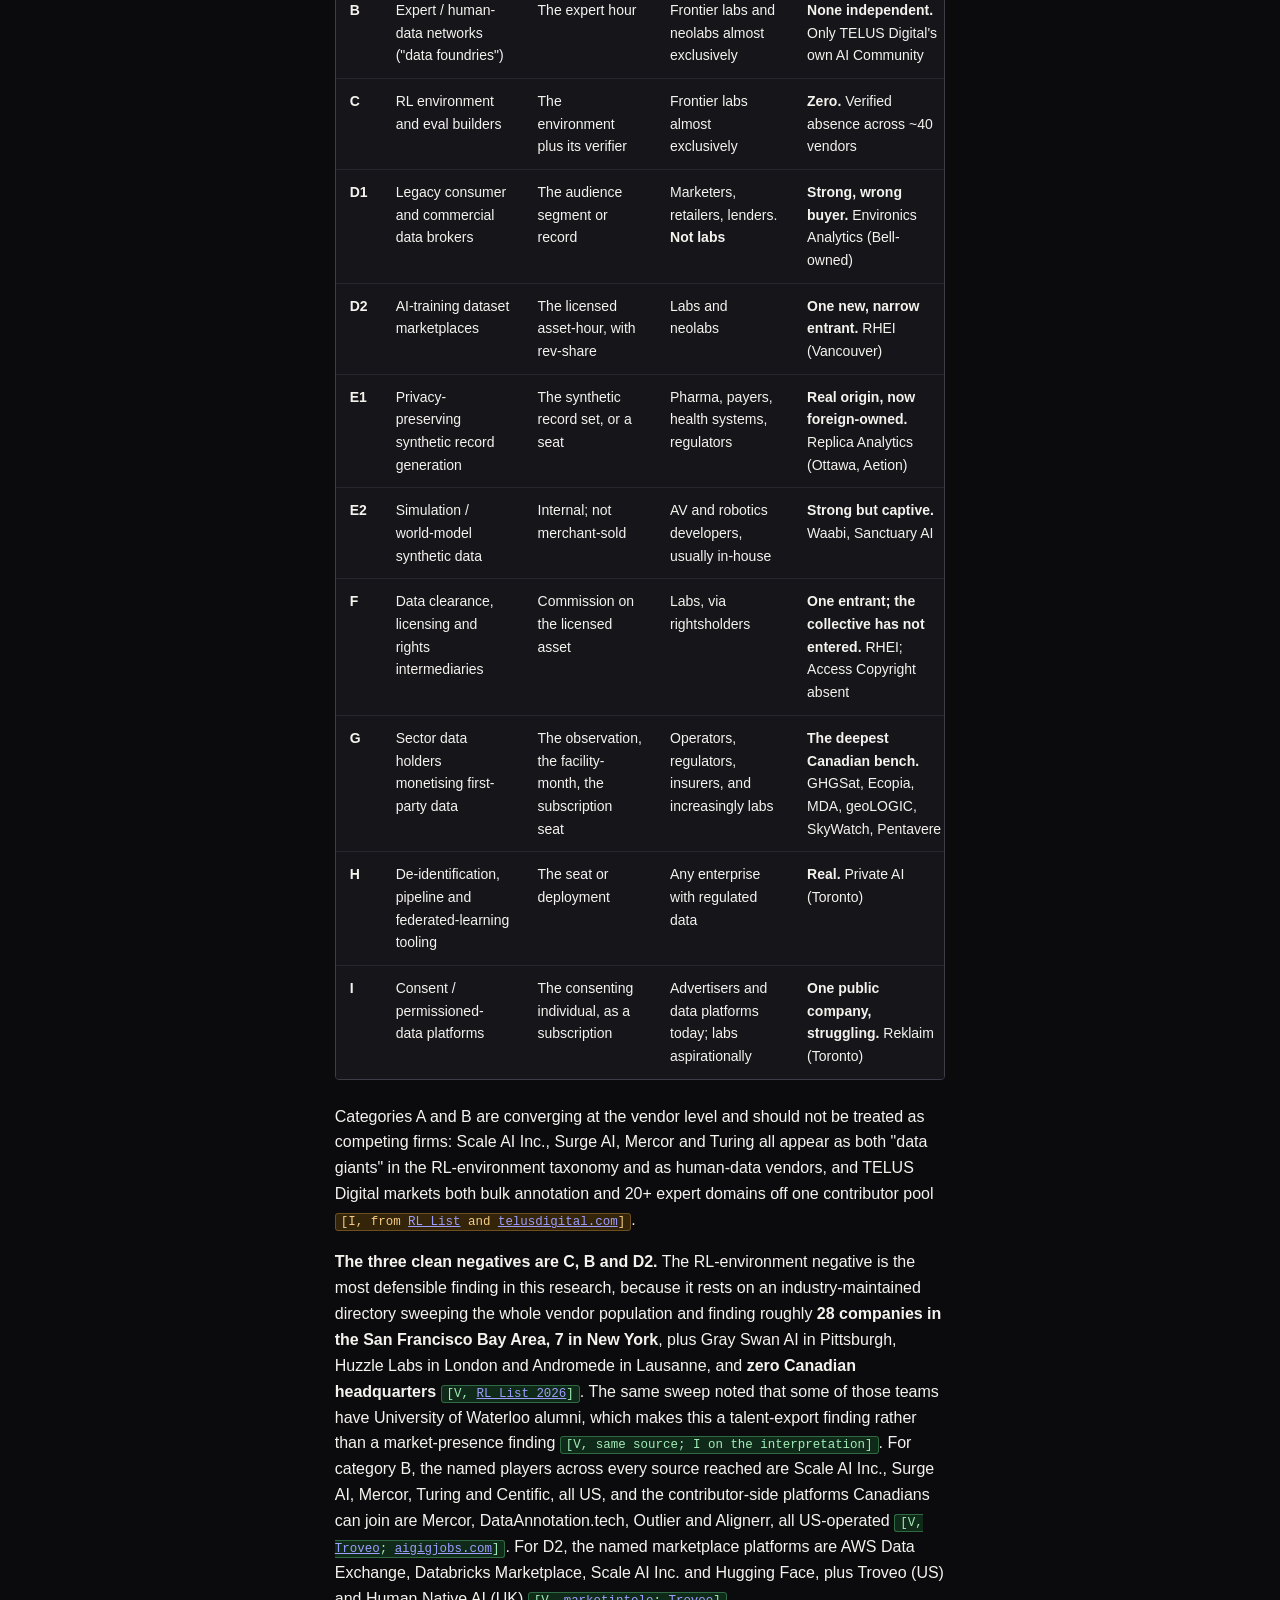
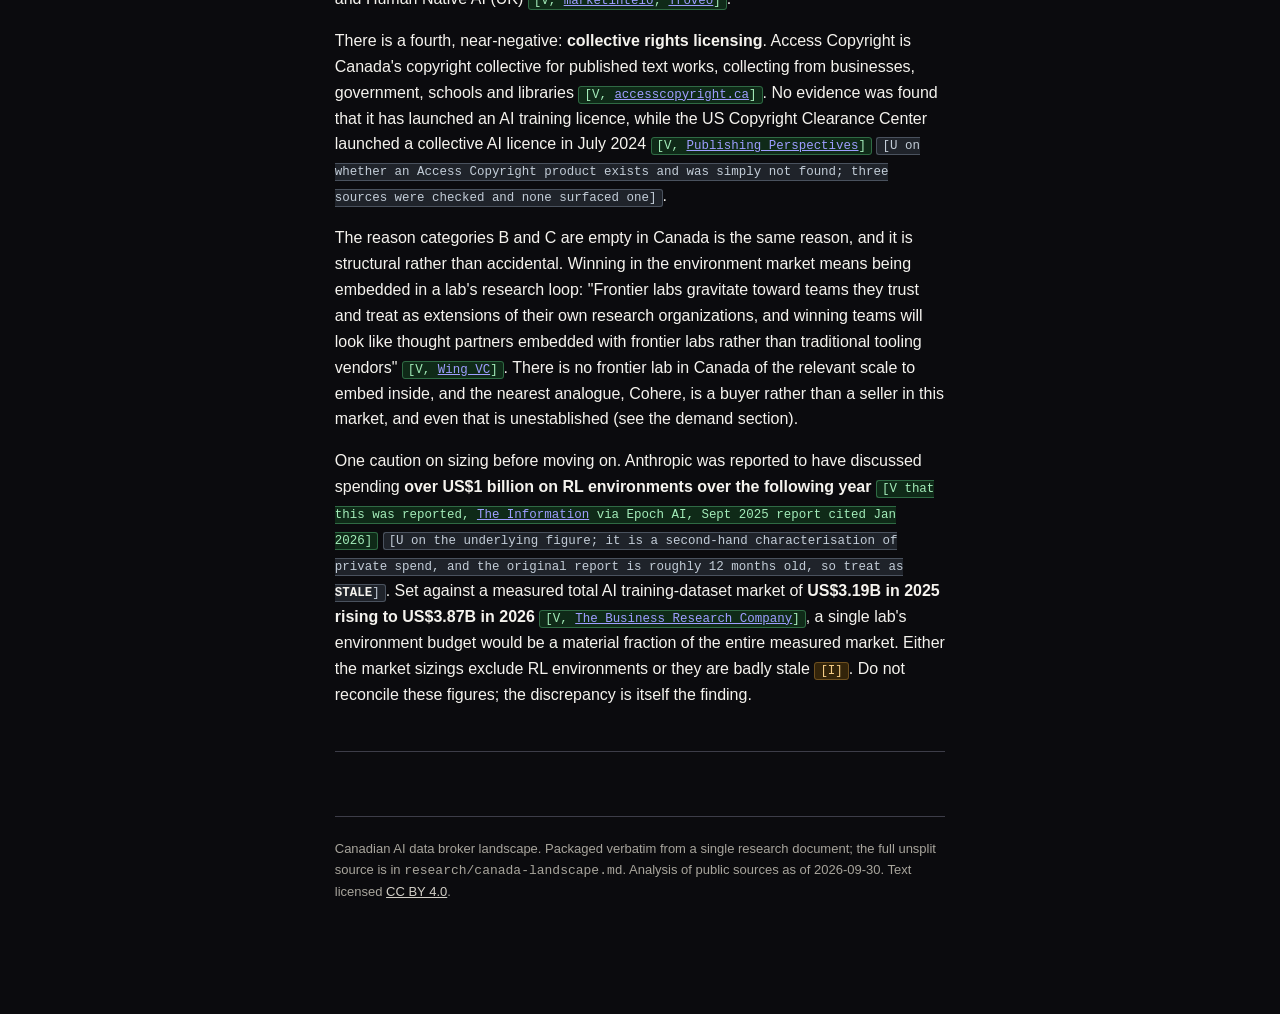
<file: docs/canada-categories.html>
<!DOCTYPE html>
<html lang="en">
<head>
<meta charset="utf-8">
<meta name="viewport" content="width=device-width, initial-scale=1">
<title>Eleven supply categories — Canadian AI data broker landscape</title>
<meta name="description" content="Research on the Canadian AI and physical-AI training-data market: categories, players, buyers and how labs buy. 2026-09-30.">
<script>try{if(localStorage.getItem("theme")==="light")document.documentElement.setAttribute("data-theme","light")}catch(e){}</script>
<script src="./assets/theme.js" defer></script>
<link rel="stylesheet" href="./assets/style.css">
</head>
<body>
<div class="wrap">
<header class="masthead"><p class="eyebrow">Canadian AI data broker landscape</p><h1>Eleven supply categories, and Canada is absent from the three that pay most</h1></header>
<p class="provenance"><strong>Analysis of public sources.</strong> <span class="ref ref-I">[I]</span> items are inference, not fact. <span class="ref ref-U">[U]</span> items are unverified. Dated 2026-09-30.</p>
<nav class="nav nav-brief"><a href="./index.html">Evaratus &amp; Petrarch</a><a href="./canada.html">Canada landscape</a><a href="./benchmark.html">Vendor benchmark</a></nav>
<nav class="nav"><a href="./canada.html">Overview</a><a href="./canada-categories.html" aria-current="page">Categories</a><a href="./canada-players.html">Players</a><a href="./canada-buying.html">How labs buy</a><a href="./canada-regulation.html">Regulation</a><a href="./canada-market.html">Market</a></nav>
<figure class="fig"><div class="fig-scroll"><svg class="dgm" viewBox="0 0 720 368" role="img" aria-label="Eleven supply categories with Canadian presence per category. Canada is absent from expert data foundries and RL environments, and strongest in labelling, sector data holders and tooling." style="min-width:560px" xmlns="http://www.w3.org/2000/svg"><defs><marker id="a-c5" viewBox="0 0 10 10" refX="9" refY="5" markerWidth="6" markerHeight="6" orient="auto-start-reverse"><path class="mk" d="M0,0 L10,5 L0,10 z"/></marker><marker id="ad-c5" viewBox="0 0 10 10" refX="9" refY="5" markerWidth="6" markerHeight="6" orient="auto-start-reverse"><path class="mk mk-dim" d="M0,0 L10,5 L0,10 z"/></marker></defs><text class="lbl-cap" x="16" y="20" text-anchor="start">CATEGORY</text><text class="lbl-cap" x="400" y="20" text-anchor="start">CANADIAN PRESENCE</text><rect class="n n-key" x="16" y="30" width="688" height="26" rx="3"/><text class="lbl-m" x="28" y="47" text-anchor="start">A  Labelling &amp; annotation</text><text class="lbl-s" x="400" y="47" text-anchor="start">Strong, one firm</text><rect class="n n-alert" x="16" y="60" width="688" height="26" rx="3"/><text class="lbl-m" x="28" y="77" text-anchor="start">B  Expert / data foundries</text><text class="lbl-s" x="400" y="77" text-anchor="start">None independent</text><rect class="n n-alert" x="16" y="90" width="688" height="26" rx="3"/><text class="lbl-m" x="28" y="107" text-anchor="start">C  RL environments &amp; evals</text><text class="lbl-s" x="400" y="107" text-anchor="start">Zero, verified sweep</text><rect class="n" x="16" y="120" width="688" height="26" rx="3"/><text class="lbl-m" x="28" y="137" text-anchor="start">D1 Legacy consumer brokers</text><text class="lbl-s" x="400" y="137" text-anchor="start">Strong, wrong buyer</text><rect class="n" x="16" y="150" width="688" height="26" rx="3"/><text class="lbl-m" x="28" y="167" text-anchor="start">D2 Training-data marketplaces</text><text class="lbl-s" x="400" y="167" text-anchor="start">One narrow entrant</text><rect class="n" x="16" y="180" width="688" height="26" rx="3"/><text class="lbl-m" x="28" y="197" text-anchor="start">E1 Synthetic records</text><text class="lbl-s" x="400" y="197" text-anchor="start">Origin, now foreign-owned</text><rect class="n" x="16" y="210" width="688" height="26" rx="3"/><text class="lbl-m" x="28" y="227" text-anchor="start">E2 Simulation / world models</text><text class="lbl-s" x="400" y="227" text-anchor="start">Strong but captive</text><rect class="n" x="16" y="240" width="688" height="26" rx="3"/><text class="lbl-m" x="28" y="257" text-anchor="start">F  Clearance &amp; rights</text><text class="lbl-s" x="400" y="257" text-anchor="start">One entrant</text><rect class="n n-key" x="16" y="270" width="688" height="26" rx="3"/><text class="lbl-m" x="28" y="287" text-anchor="start">G  Sector data holders</text><text class="lbl-s" x="400" y="287" text-anchor="start">Deepest Canadian bench</text><rect class="n n-key" x="16" y="300" width="688" height="26" rx="3"/><text class="lbl-m" x="28" y="317" text-anchor="start">H  De-ident &amp; pipeline tooling</text><text class="lbl-s" x="400" y="317" text-anchor="start">Real</text><rect class="n" x="16" y="330" width="688" height="26" rx="3"/><text class="lbl-m" x="28" y="347" text-anchor="start">I  Consent platforms</text><text class="lbl-s" x="400" y="347" text-anchor="start">One, struggling</text></svg></div><figcaption>The taxonomy, with a presence verdict per category. The three highlighted in amber are the clean negatives, and the RL environment negative is the most defensible finding in the research: a sweep of roughly forty vendors found zero Canadian headquarters <span class="ref ref-V">[V]</span>. The categories Canada is absent from are precisely the ones whose buyer is a frontier lab.</figcaption></figure><p>The nine candidate categories in the original brief largely hold, but two need splitting. "Data brokers and marketplaces" is not one category in Canada; it is two economically unrelated businesses, legacy consumer data brokers whose buyer is an advertiser versus AI-training dataset marketplaces whose buyer is a model lab, and Canada has real depth in the first and almost nothing in the second. Synthetic data likewise splits cleanly into privacy-preserving record synthesis and simulation or world-model synthesis, which share a name and share nothing else. Published commercial market maps are cruder: the most common vendor framing is a four-bucket one of marketplaces, labelling services, custom sourcing partners and synthetic data generators <span class="tag tag-V">[V, <a href="https://forage.ai/blog/ai-training-data-providers/" target="_blank" rel="noopener noreferrer">forage.ai</a>, 2026, itself a vendor in the category]</span>. Conventional analyst segmentation cuts by modality and end-use industry, which is useless for a market map because a labelling shop and a synthetic-data vendor both land under "healthcare, text" <span class="tag tag-I">[I]</span>.</p>
<p>The useful discriminator is the <strong>unit of value charged</strong>, because it differs sharply by category and it determines who the buyer is.</p>
<div class="table-scroll"><table>
<thead><tr><th>#</th><th>Category</th><th>Unit of value</th><th>Typical buyer</th><th>Canadian presence</th></tr></thead>
<tbody>
<tr><td>A</td><td>Data labelling, annotation and collection services</td><td>The label, at industrial volume</td><td>Frontier labs, AV programmes, search and ads teams</td><td><strong>Strong, one firm.</strong> TELUS Digital (Vancouver); LXT (Toronto)</td></tr>
<tr><td>B</td><td>Expert / human-data networks ("data foundries")</td><td>The expert hour</td><td>Frontier labs and neolabs almost exclusively</td><td><strong>None independent.</strong> Only TELUS Digital's own AI Community</td></tr>
<tr><td>C</td><td>RL environment and eval builders</td><td>The environment plus its verifier</td><td>Frontier labs almost exclusively</td><td><strong>Zero.</strong> Verified absence across ~40 vendors</td></tr>
<tr><td>D1</td><td>Legacy consumer and commercial data brokers</td><td>The audience segment or record</td><td>Marketers, retailers, lenders. <strong>Not labs</strong></td><td><strong>Strong, wrong buyer.</strong> Environics Analytics (Bell-owned)</td></tr>
<tr><td>D2</td><td>AI-training dataset marketplaces</td><td>The licensed asset-hour, with rev-share</td><td>Labs and neolabs</td><td><strong>One new, narrow entrant.</strong> RHEI (Vancouver)</td></tr>
<tr><td>E1</td><td>Privacy-preserving synthetic record generation</td><td>The synthetic record set, or a seat</td><td>Pharma, payers, health systems, regulators</td><td><strong>Real origin, now foreign-owned.</strong> Replica Analytics (Ottawa, Aetion)</td></tr>
<tr><td>E2</td><td>Simulation / world-model synthetic data</td><td>Internal; not merchant-sold</td><td>AV and robotics developers, usually in-house</td><td><strong>Strong but captive.</strong> Waabi, Sanctuary AI</td></tr>
<tr><td>F</td><td>Data clearance, licensing and rights intermediaries</td><td>Commission on the licensed asset</td><td>Labs, via rightsholders</td><td><strong>One entrant; the collective has not entered.</strong> RHEI; Access Copyright absent</td></tr>
<tr><td>G</td><td>Sector data holders monetising first-party data</td><td>The observation, the facility-month, the subscription seat</td><td>Operators, regulators, insurers, and increasingly labs</td><td><strong>The deepest Canadian bench.</strong> GHGSat, Ecopia, MDA, geoLOGIC, SkyWatch, Pentavere</td></tr>
<tr><td>H</td><td>De-identification, pipeline and federated-learning tooling</td><td>The seat or deployment</td><td>Any enterprise with regulated data</td><td><strong>Real.</strong> Private AI (Toronto)</td></tr>
<tr><td>I</td><td>Consent / permissioned-data platforms</td><td>The consenting individual, as a subscription</td><td>Advertisers and data platforms today; labs aspirationally</td><td><strong>One public company, struggling.</strong> Reklaim (Toronto)</td></tr>
</tbody></table></div>
<p>Categories A and B are converging at the vendor level and should not be treated as competing firms: Scale AI Inc., Surge AI, Mercor and Turing all appear as both "data giants" in the RL-environment taxonomy and as human-data vendors, and TELUS Digital markets both bulk annotation and 20+ expert domains off one contributor pool <span class="tag tag-I">[I, from <a href="https://www.rl-list.com/" target="_blank" rel="noopener noreferrer">RL List</a> and <a href="https://www.telusdigital.com/solutions/data-for-ai-training" target="_blank" rel="noopener noreferrer">telusdigital.com</a>]</span>.</p>
<p><strong>The three clean negatives are C, B and D2.</strong> The RL-environment negative is the most defensible finding in this research, because it rests on an industry-maintained directory sweeping the whole vendor population and finding roughly <strong>28 companies in the San Francisco Bay Area, 7 in New York</strong>, plus Gray Swan AI in Pittsburgh, Huzzle Labs in London and Andromede in Lausanne, and <strong>zero Canadian headquarters</strong> <span class="tag tag-V">[V, <a href="https://www.rl-list.com/" target="_blank" rel="noopener noreferrer">RL List 2026</a>]</span>. The same sweep noted that some of those teams have University of Waterloo alumni, which makes this a talent-export finding rather than a market-presence finding <span class="tag tag-V">[V, same source; I on the interpretation]</span>. For category B, the named players across every source reached are Scale AI Inc., Surge AI, Mercor, Turing and Centific, all US, and the contributor-side platforms Canadians can join are Mercor, DataAnnotation.tech, Outlier and Alignerr, all US-operated <span class="tag tag-V">[V, <a href="https://www.troveo.ai/resources/rl-environment-companies" target="_blank" rel="noopener noreferrer">Troveo</a>; <a href="https://www.aigigjobs.com/blog/alignerr-vs-mercor-2026" target="_blank" rel="noopener noreferrer">aigigjobs.com</a>]</span>. For D2, the named marketplace platforms are AWS Data Exchange, Databricks Marketplace, Scale AI Inc. and Hugging Face, plus Troveo (US) and Human Native AI (UK) <span class="tag tag-V">[V, <a href="https://marketintelo.com/report/dataset-licensing-for-ai-training-market" target="_blank" rel="noopener noreferrer">marketintelo</a>; <a href="https://www.troveo.ai/resources/ai-data-licensing" target="_blank" rel="noopener noreferrer">Troveo</a>]</span>.</p>
<p>There is a fourth, near-negative: <strong>collective rights licensing</strong>. Access Copyright is Canada's copyright collective for published text works, collecting from businesses, government, schools and libraries <span class="tag tag-V">[V, <a href="https://www.accesscopyright.ca/" target="_blank" rel="noopener noreferrer">accesscopyright.ca</a>]</span>. No evidence was found that it has launched an AI training licence, while the US Copyright Clearance Center launched a collective AI licence in July 2024 <span class="tag tag-V">[V, <a href="https://publishingperspectives.com/2024/07/ccc-announces-a-collective-licensing-subscription-for-ai-systems/" target="_blank" rel="noopener noreferrer">Publishing Perspectives</a>]</span> <span class="tag tag-U">[U on whether an Access Copyright product exists and was simply not found; three sources were checked and none surfaced one]</span>.</p>
<p>The reason categories B and C are empty in Canada is the same reason, and it is structural rather than accidental. Winning in the environment market means being embedded in a lab's research loop: "Frontier labs gravitate toward teams they trust and treat as extensions of their own research organizations, and winning teams will look like thought partners embedded with frontier labs rather than traditional tooling vendors" <span class="tag tag-V">[V, <a href="https://www.wing.vc/content/who-will-win-the-rl-environment-market--and-why" target="_blank" rel="noopener noreferrer">Wing VC</a>]</span>. There is no frontier lab in Canada of the relevant scale to embed inside, and the nearest analogue, Cohere, is a buyer rather than a seller in this market, and even that is unestablished (see the demand section).</p>
<p>One caution on sizing before moving on. Anthropic was reported to have discussed spending <strong>over US$1 billion on RL environments over the following year</strong> <span class="tag tag-V">[V that this was reported, <a href="https://epoch.ai/gradient-updates/state-of-rl-envs" target="_blank" rel="noopener noreferrer">The Information</a> via Epoch AI, Sept 2025 report cited Jan 2026]</span> <span class="tag tag-U">[U on the underlying figure; it is a second-hand characterisation of private spend, and the original report is roughly 12 months old, so treat as <strong>STALE</strong>]</span>. Set against a measured total AI training-dataset market of <strong>US$3.19B in 2025 rising to US$3.87B in 2026</strong> <span class="tag tag-V">[V, <a href="https://www.thebusinessresearchcompany.com/report/ai-training-dataset-global-market-report" target="_blank" rel="noopener noreferrer">The Business Research Company</a>]</span>, a single lab's environment budget would be a material fraction of the entire measured market. Either the market sizings exclude RL environments or they are badly stale <span class="tag tag-I">[I]</span>. Do not reconcile these figures; the discrepancy is itself the finding.</p>
<hr class="rule">
<footer class="foot"><p>Canadian AI data broker landscape. Packaged verbatim from a single research document; the full unsplit source is in <code>research/canada-landscape.md</code>. Analysis of public sources as of 2026-09-30. Text licensed <a href="https://creativecommons.org/licenses/by/4.0/">CC BY 4.0</a>.</p></footer>
</div>
</body>
</html>
</file>
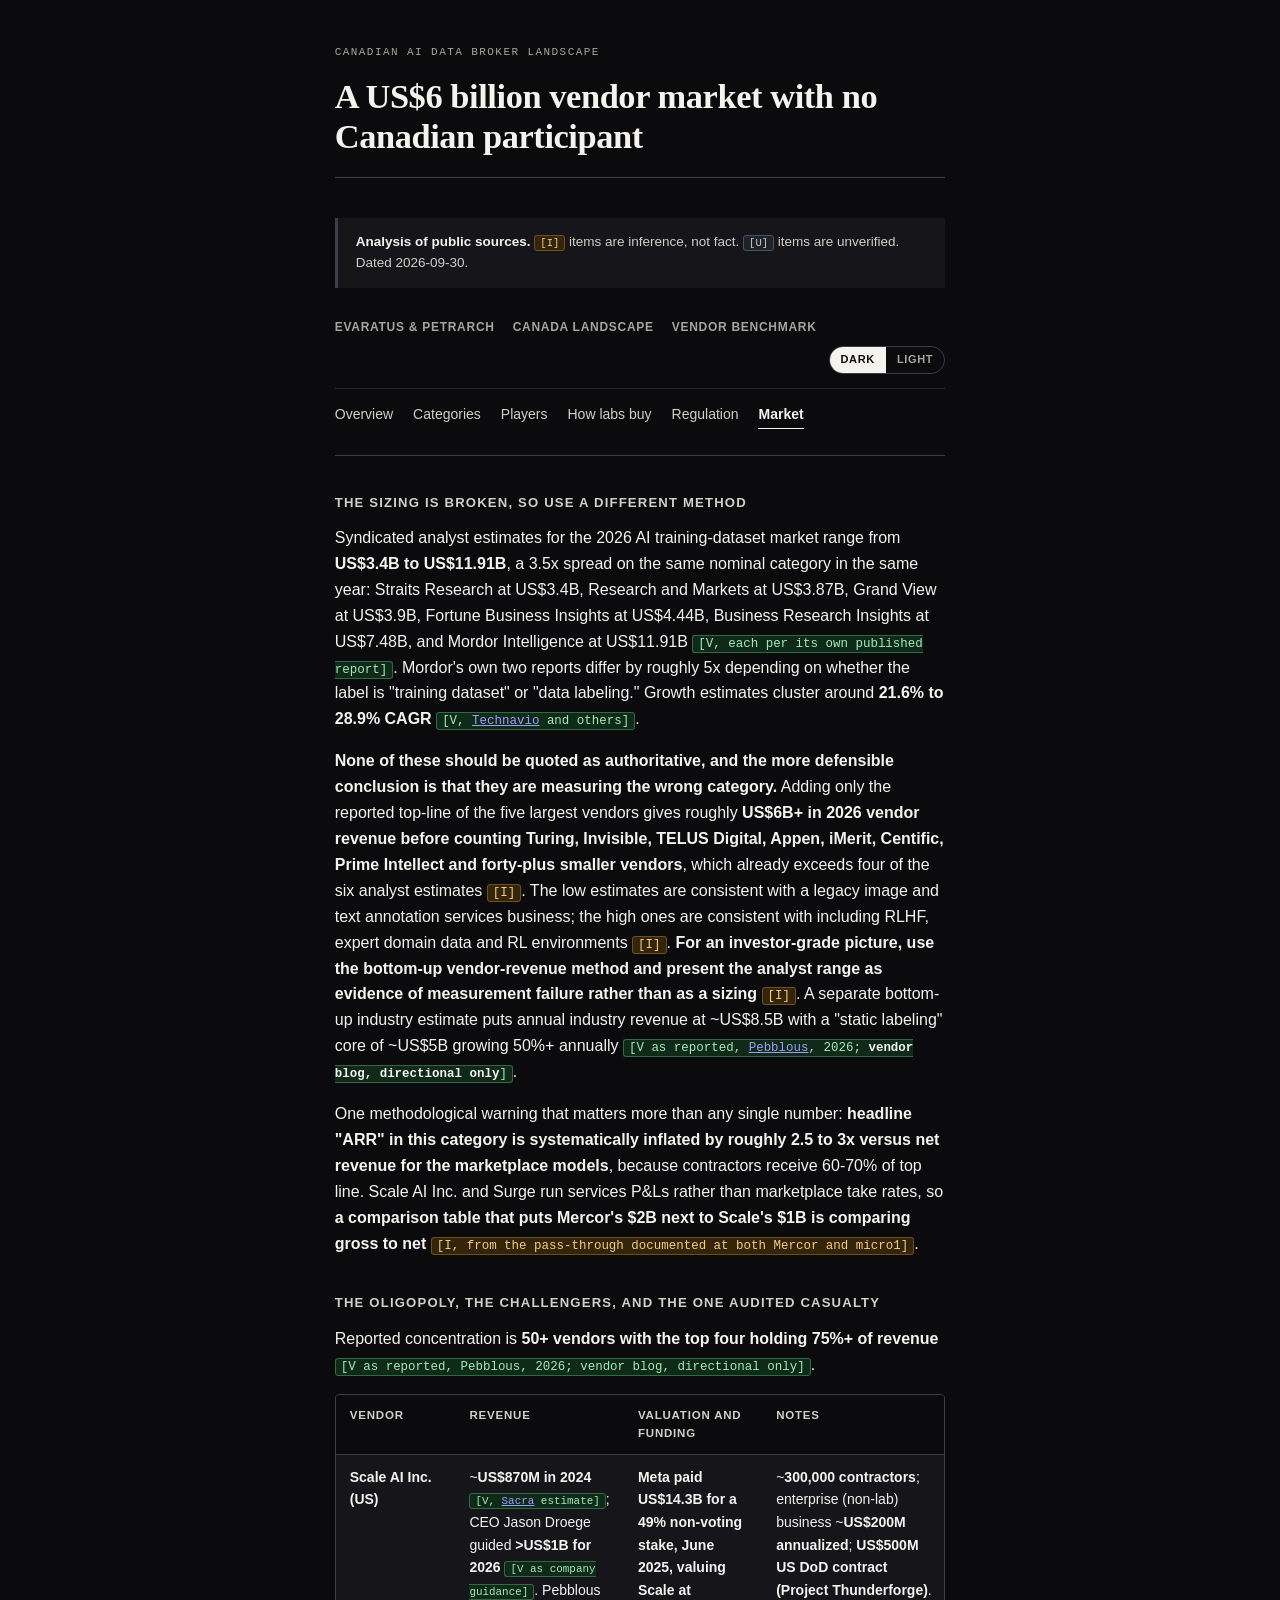
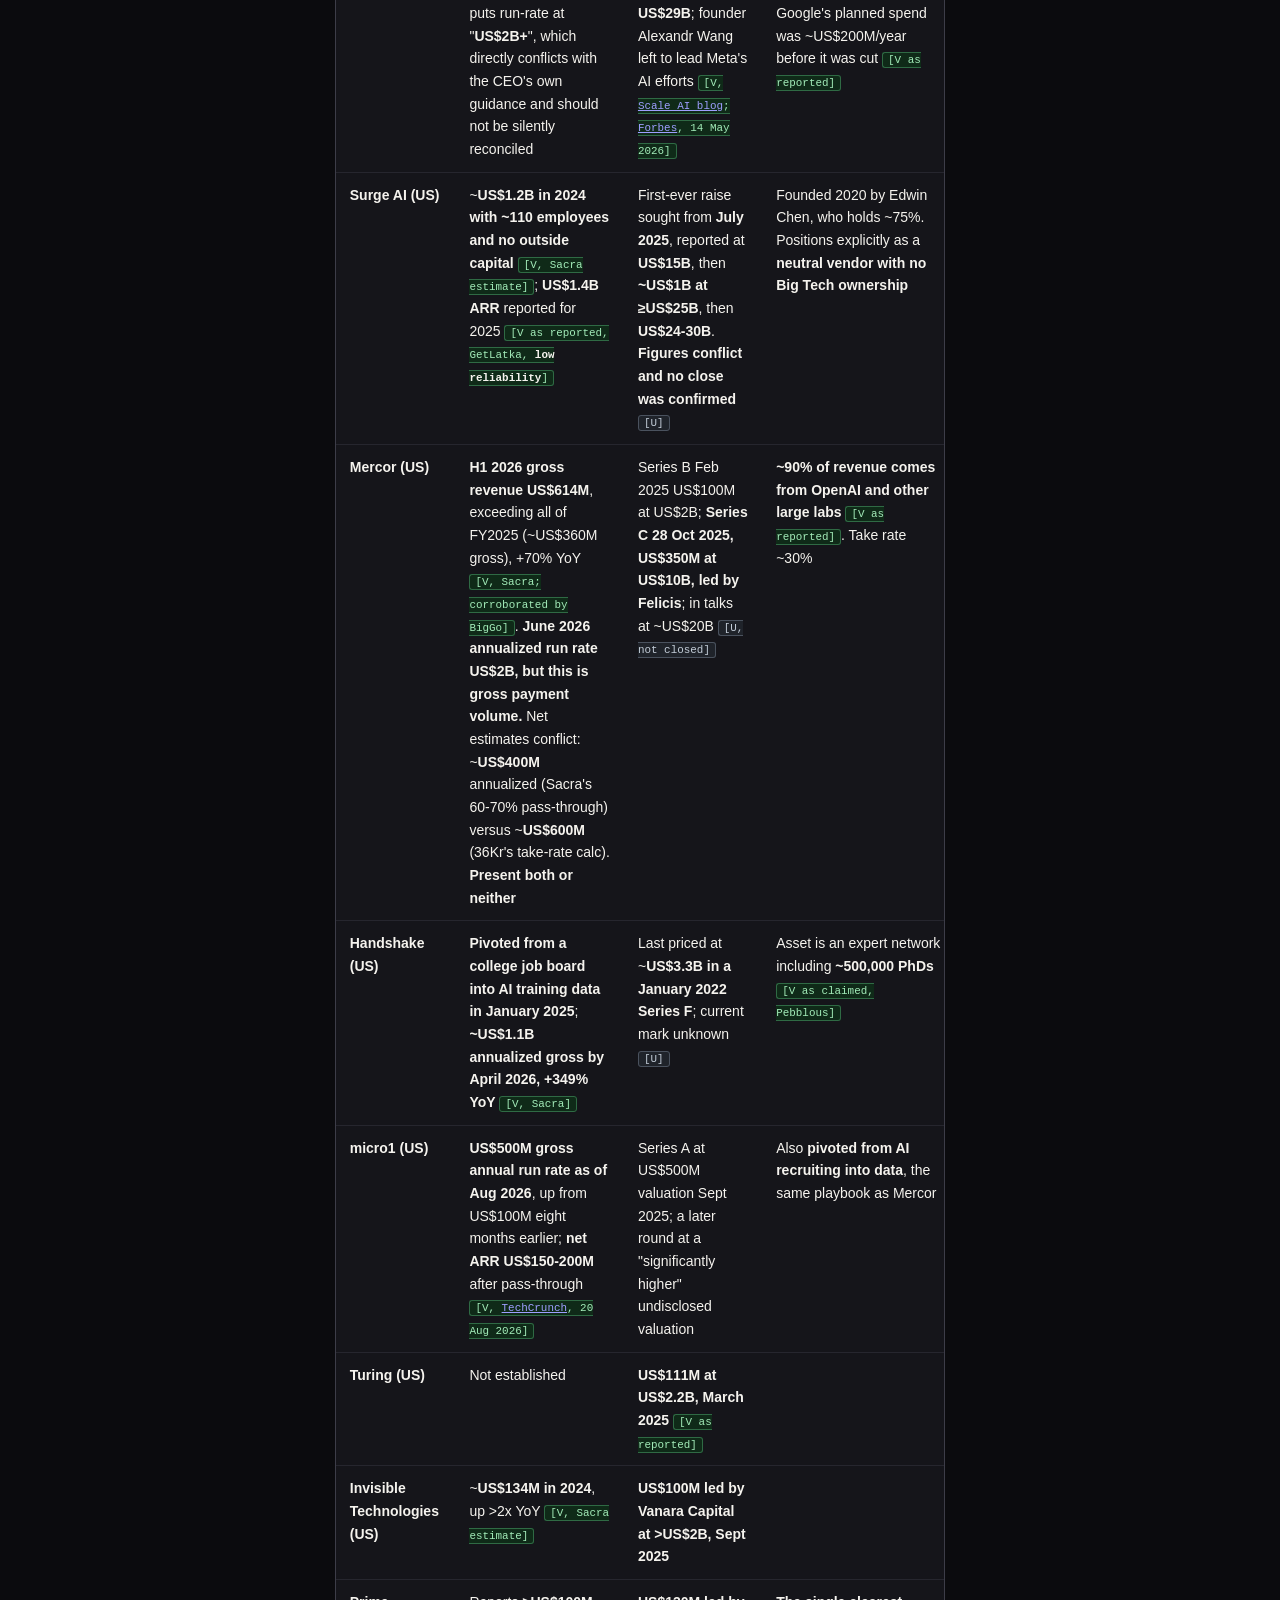
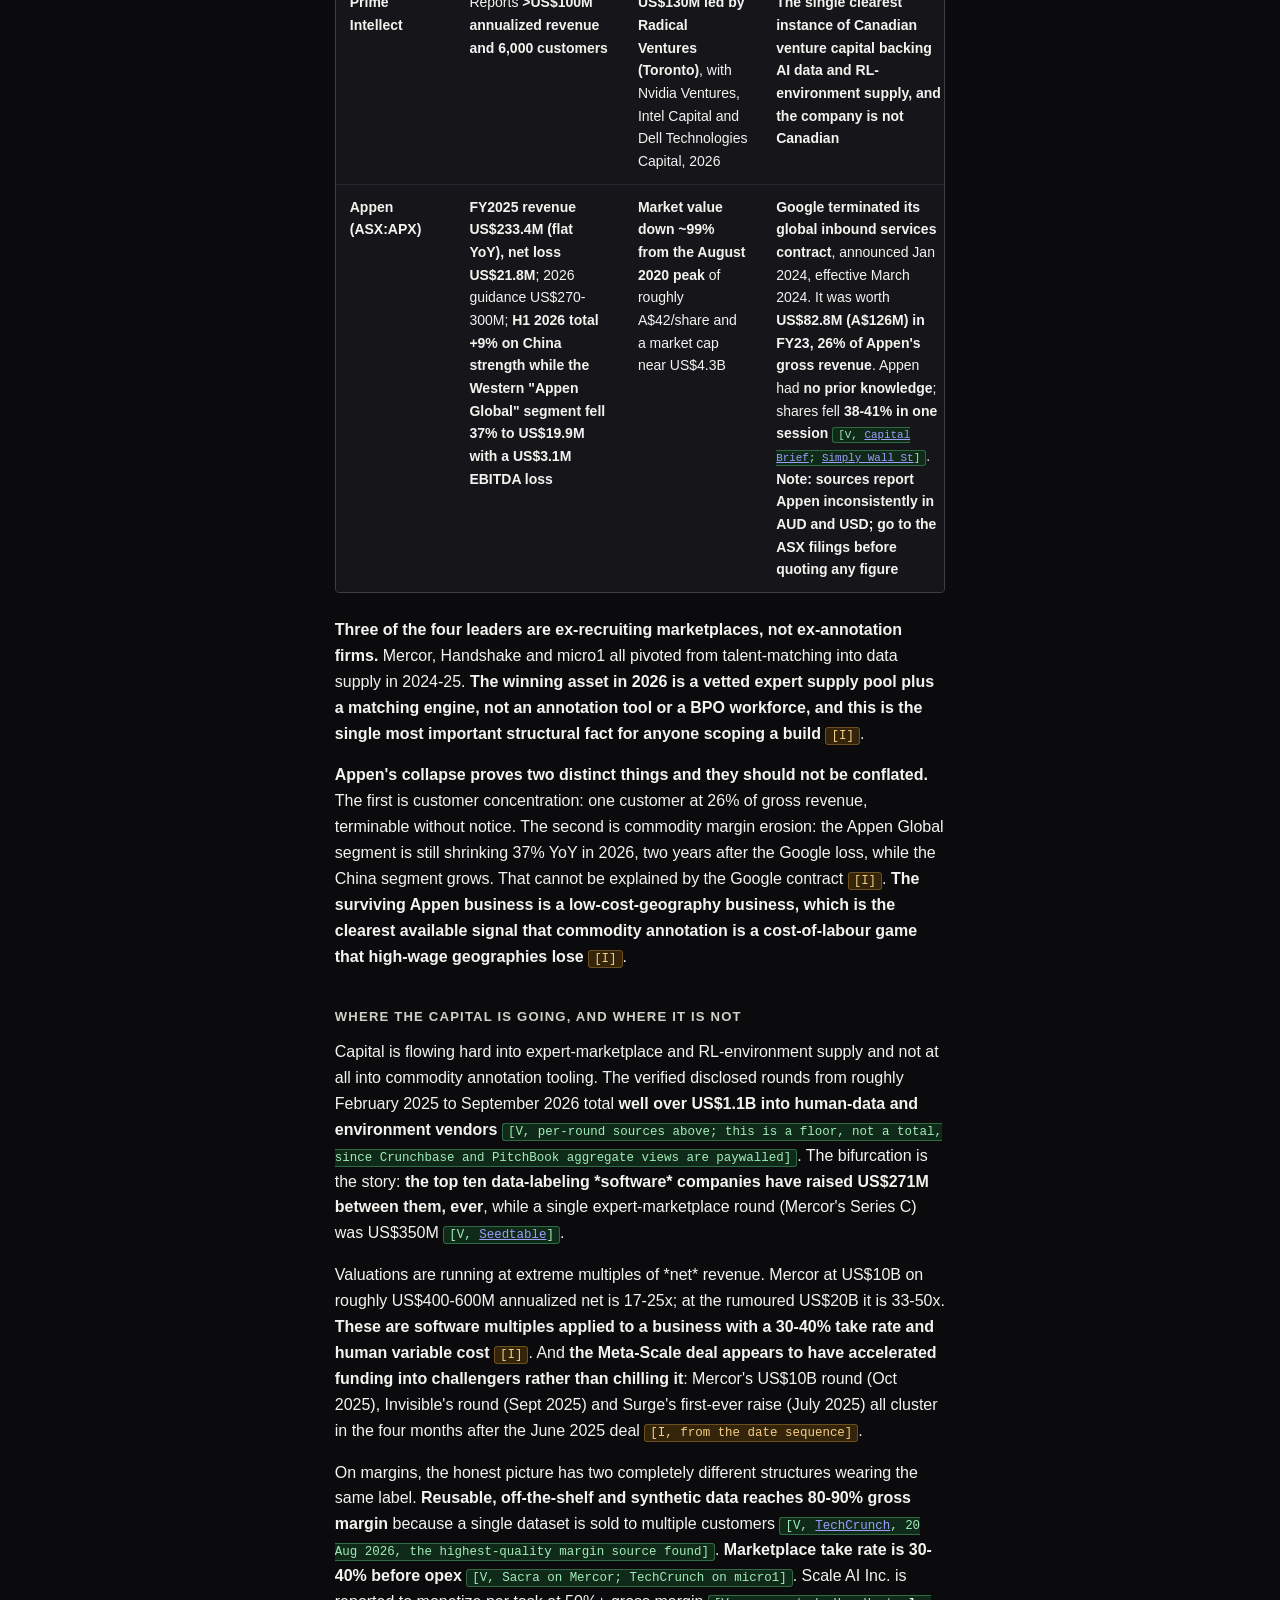
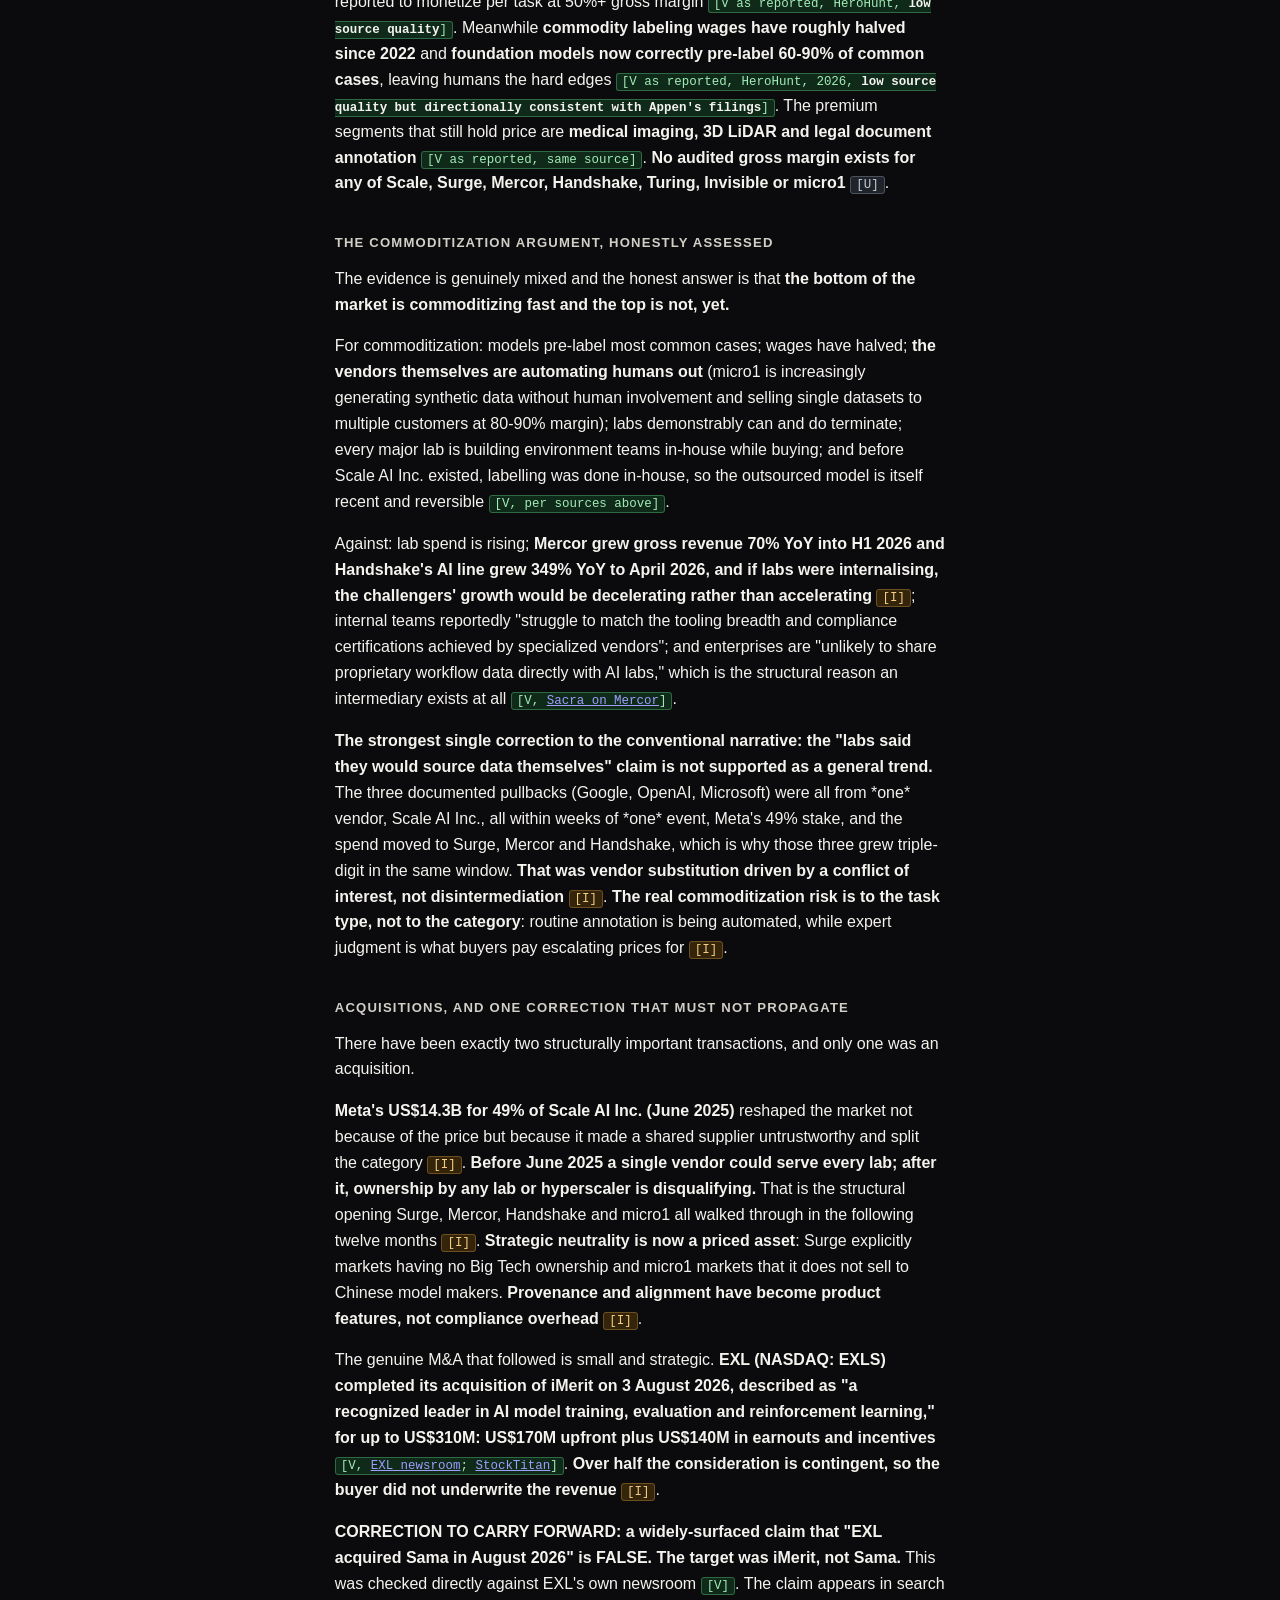
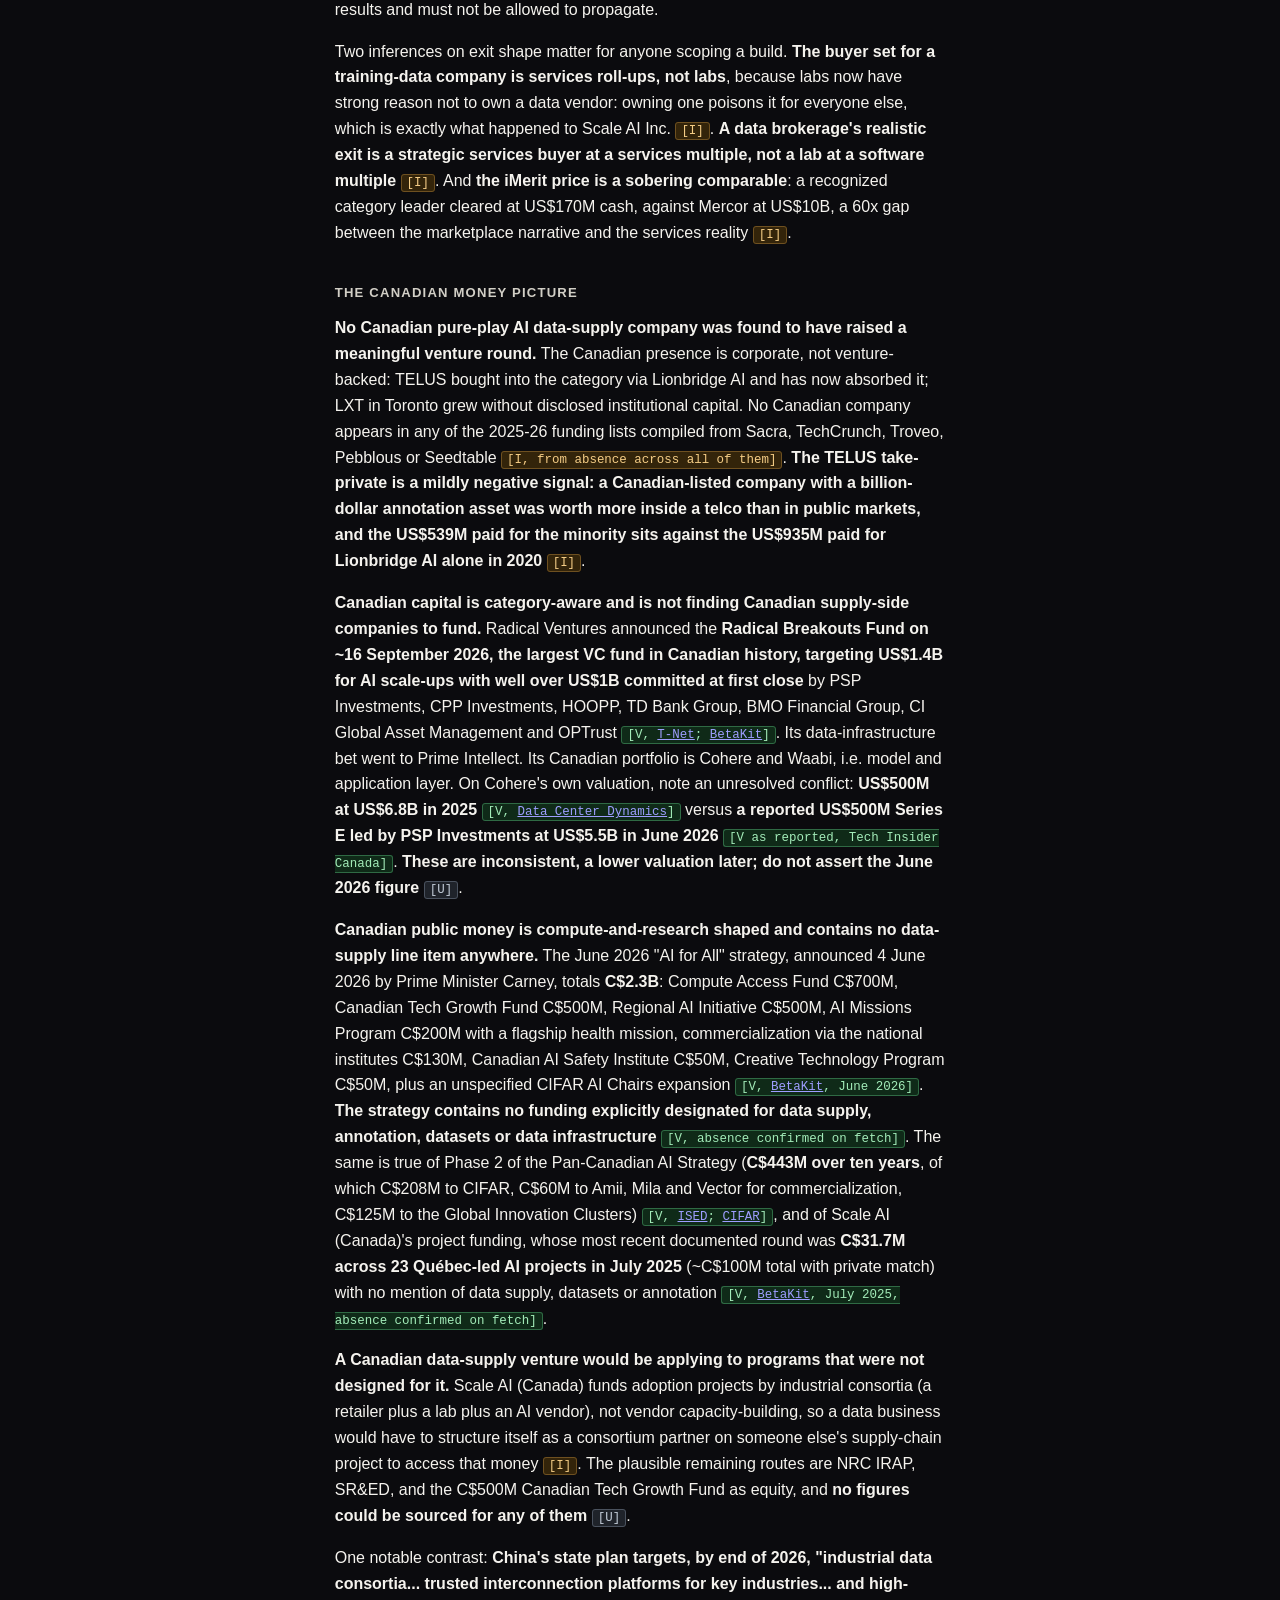
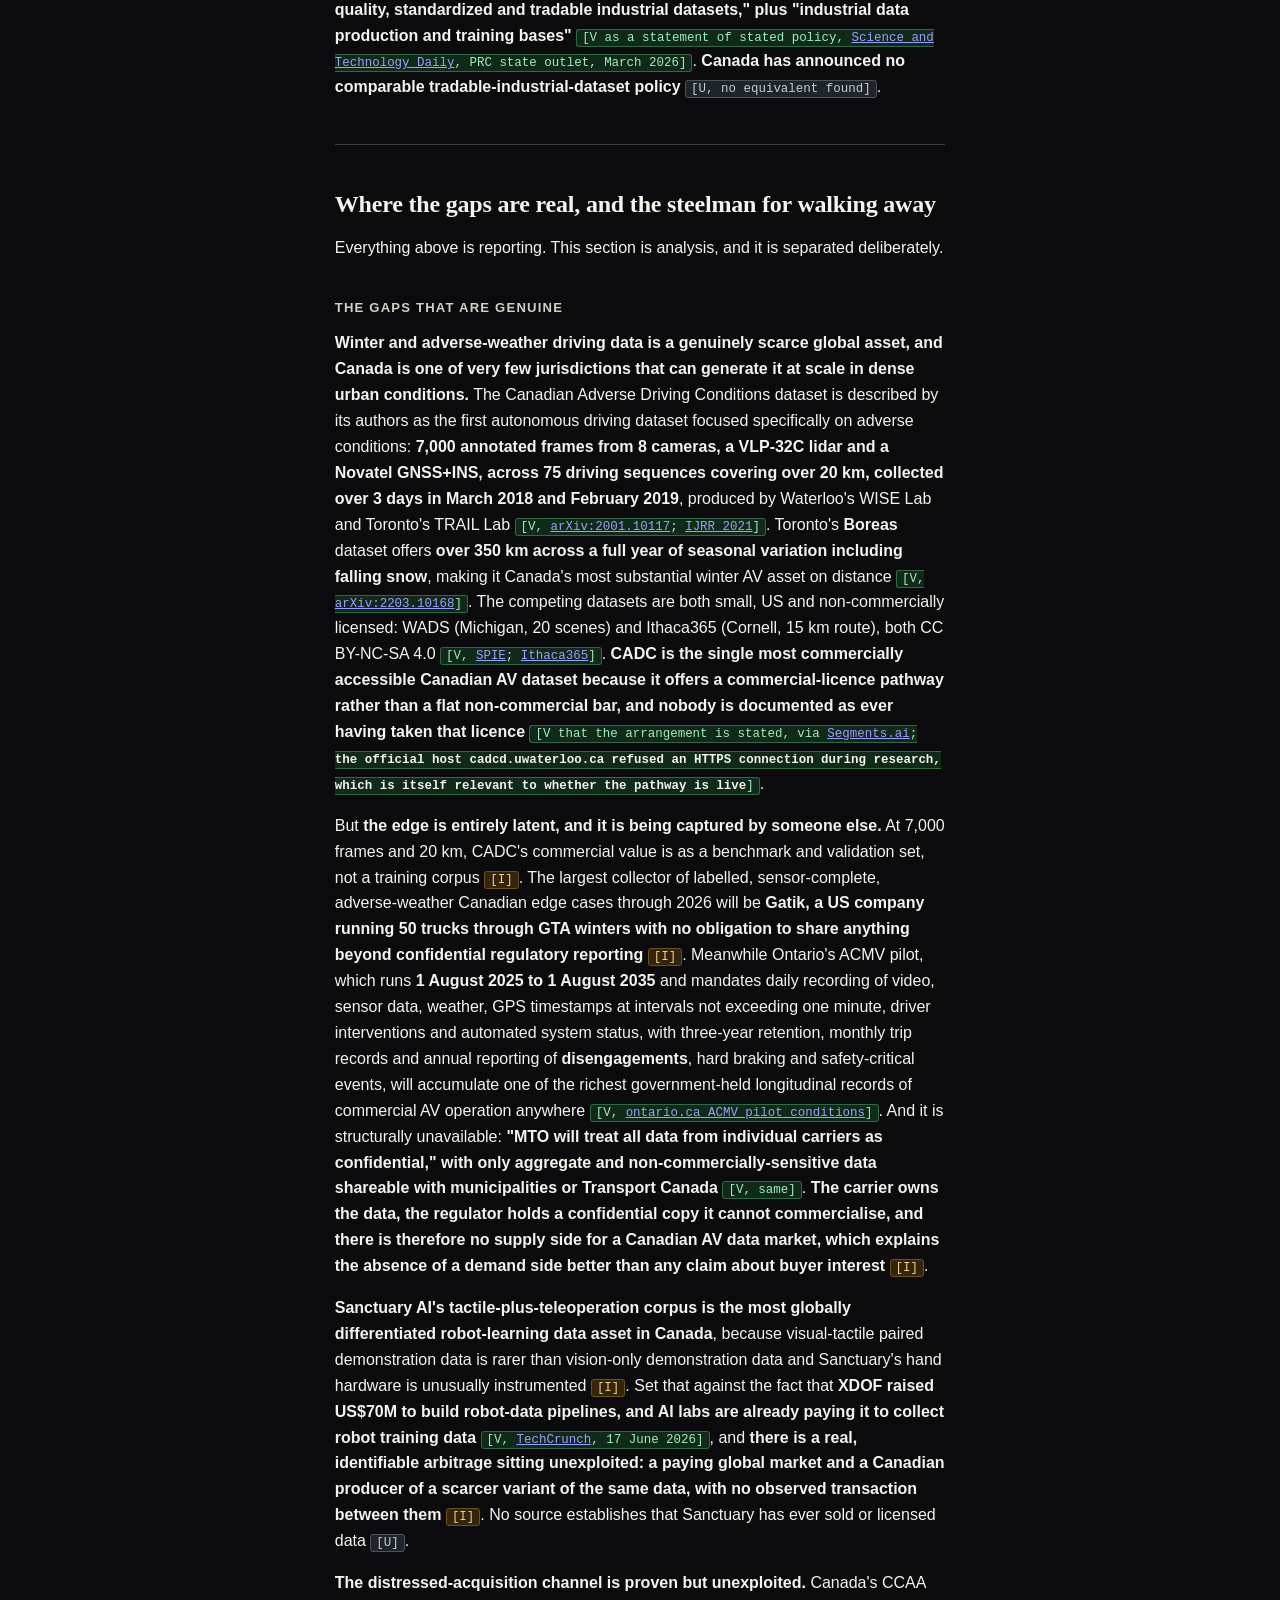
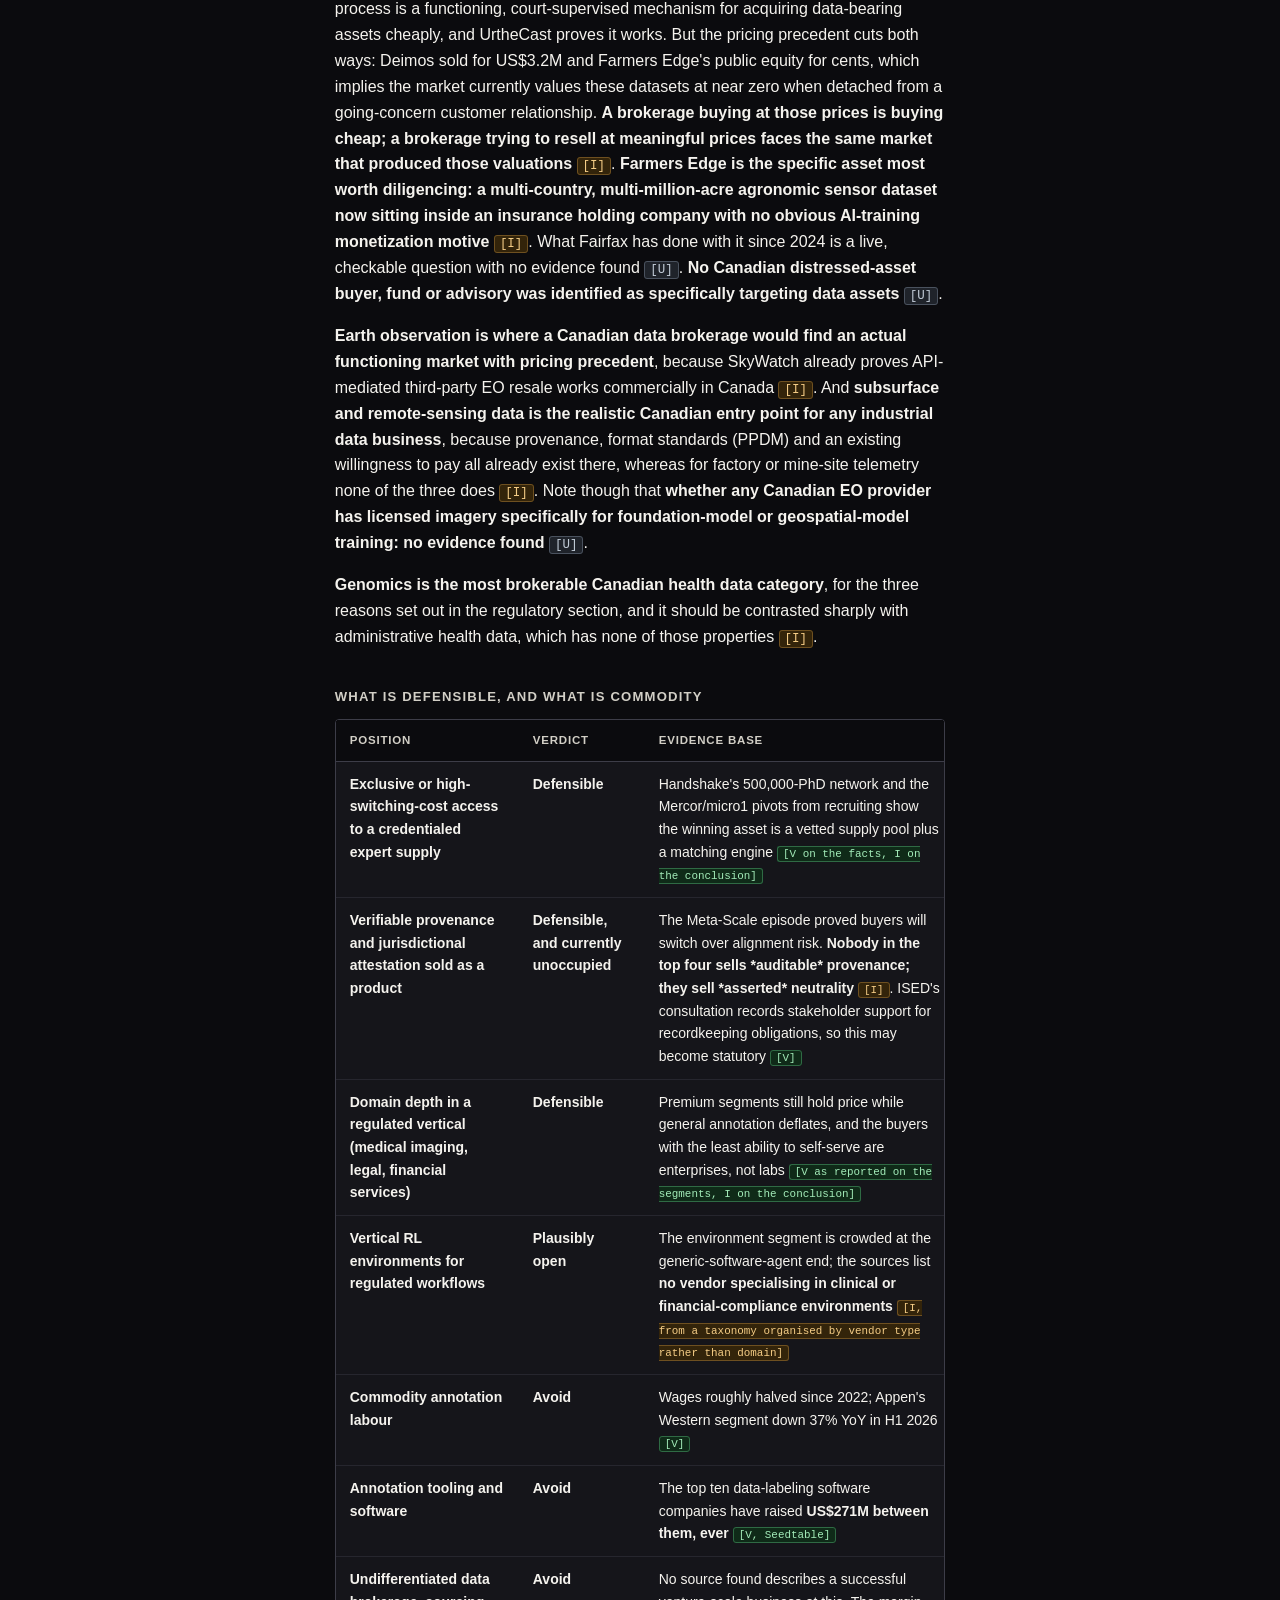
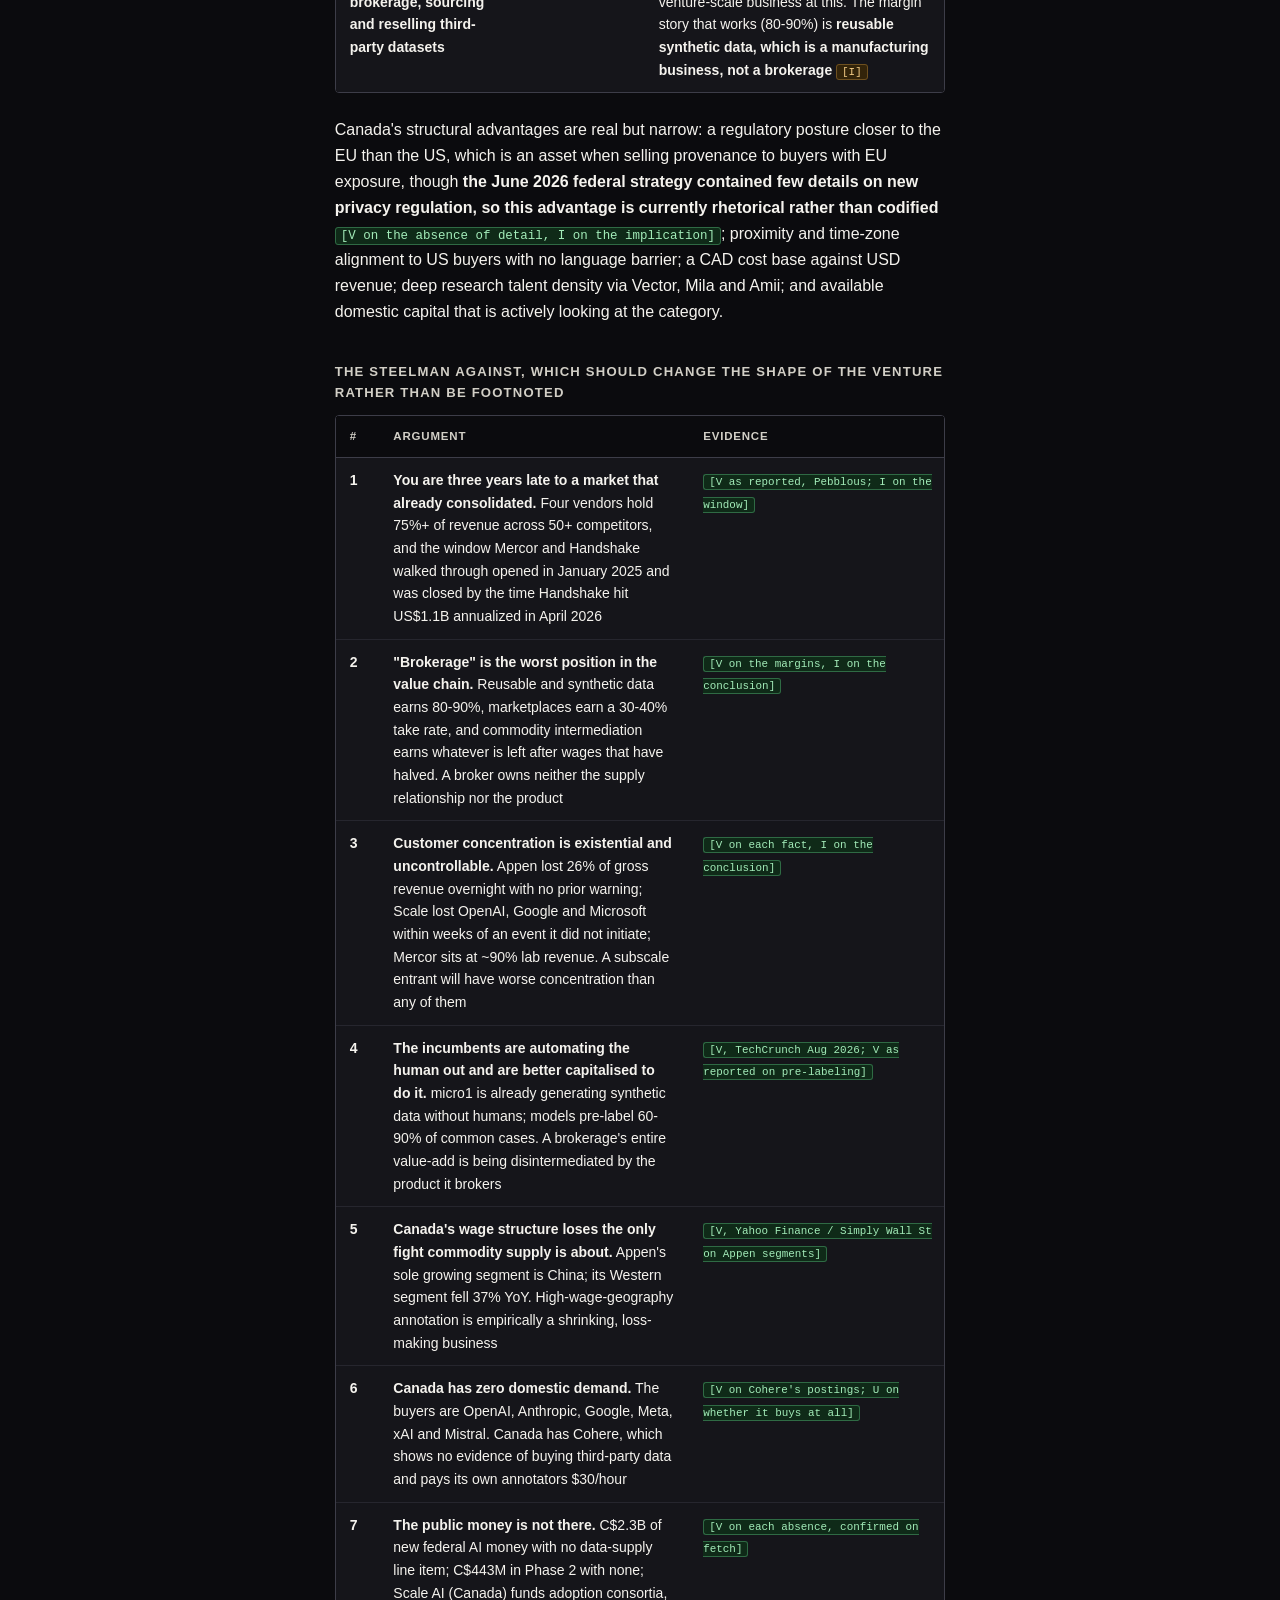
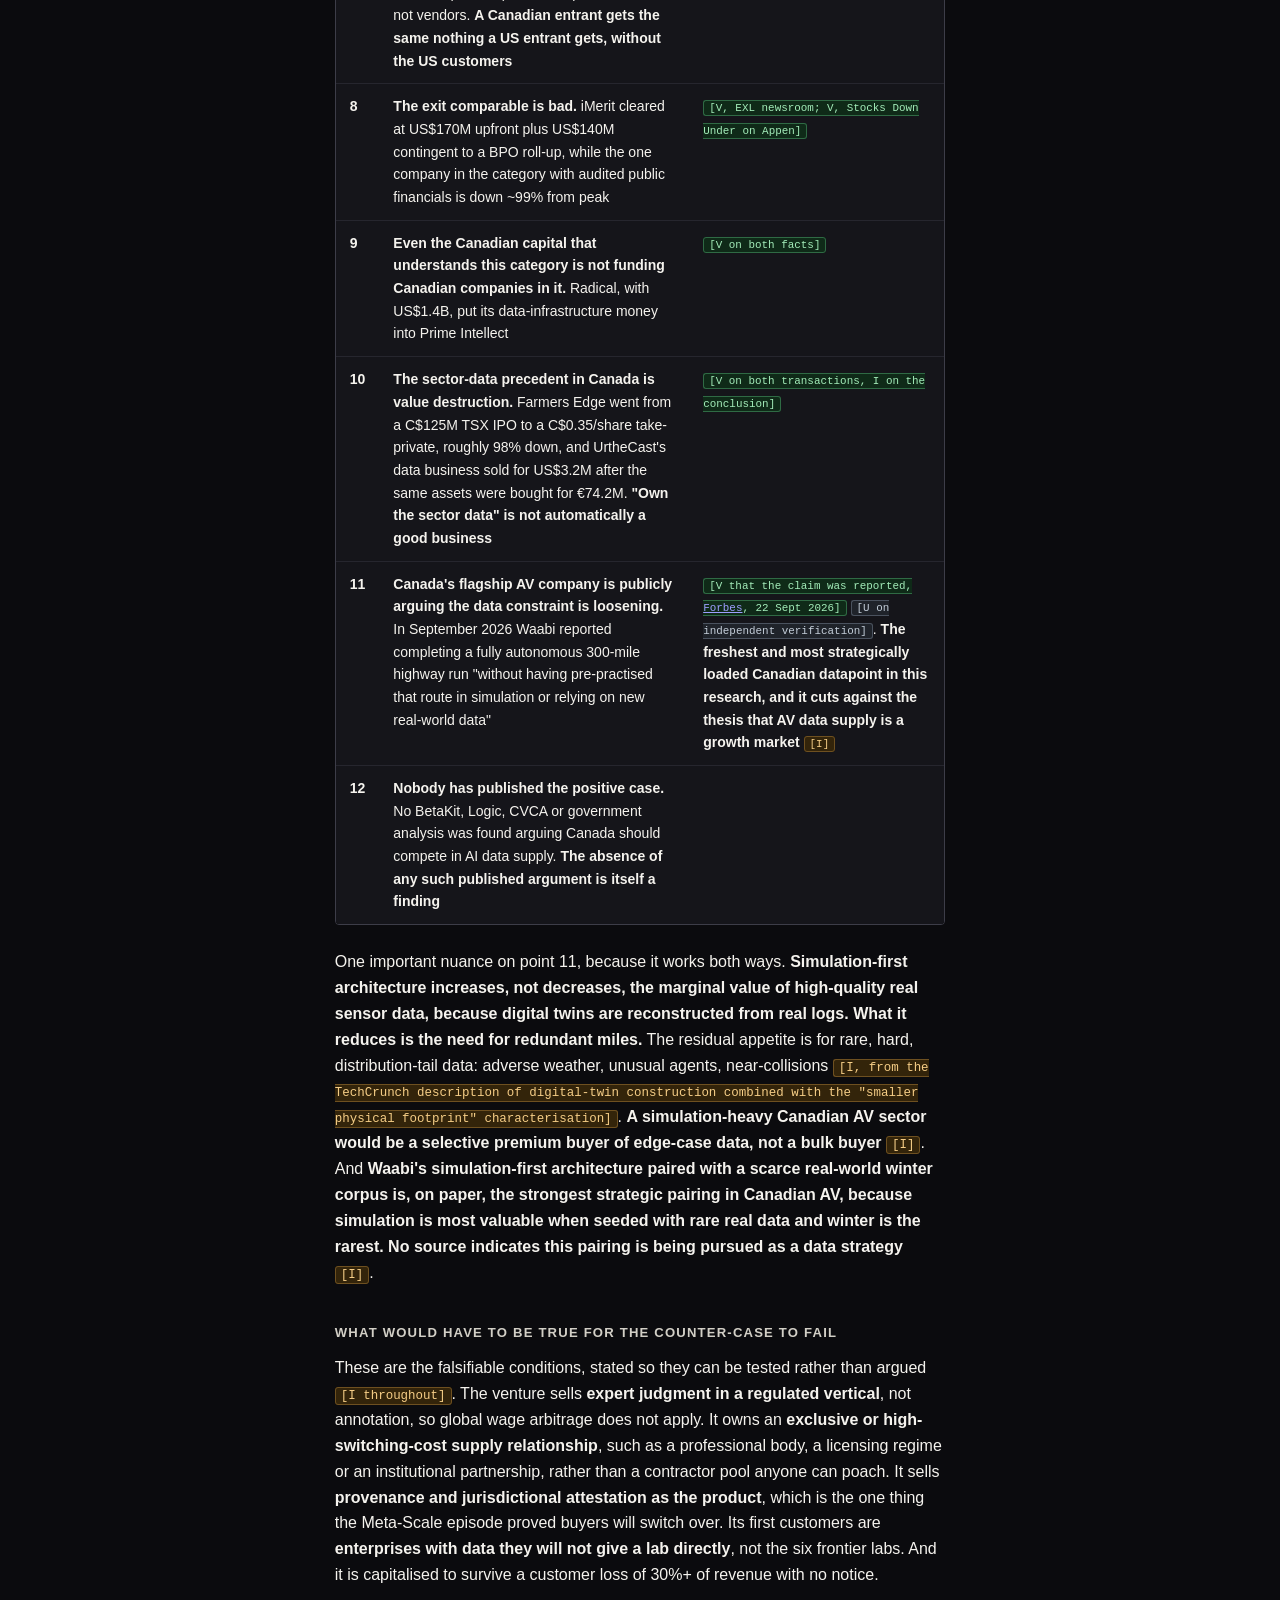
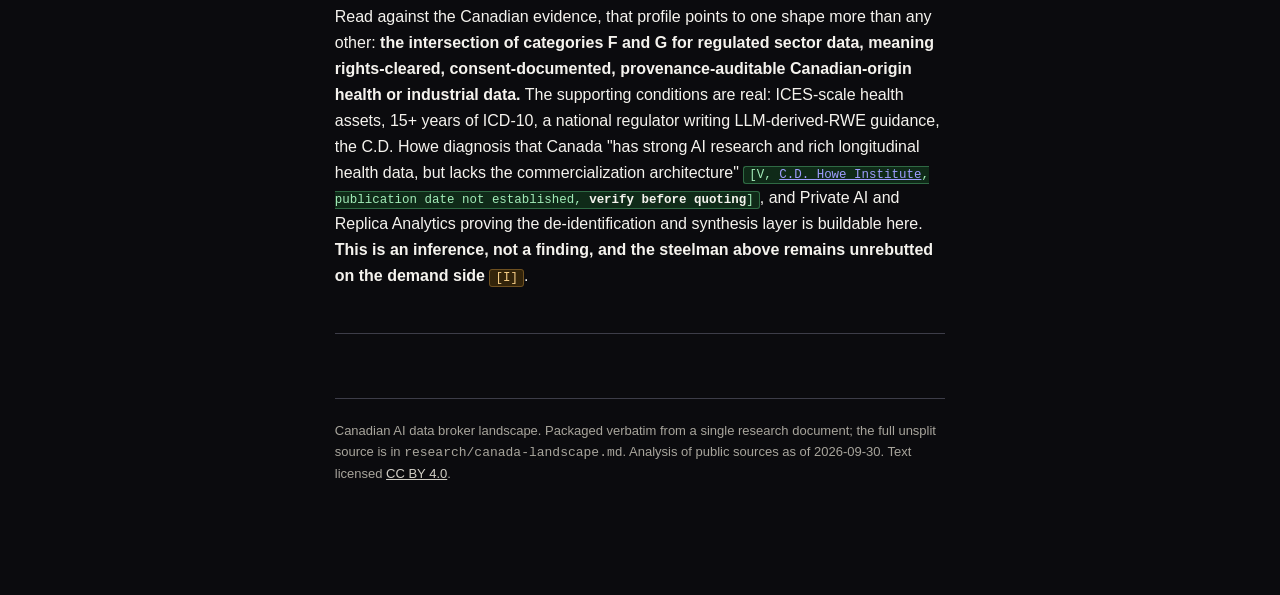
<file: docs/canada-market.html>
<!DOCTYPE html>
<html lang="en">
<head>
<meta charset="utf-8">
<meta name="viewport" content="width=device-width, initial-scale=1">
<title>Market and implications — Canadian AI data broker landscape</title>
<meta name="description" content="Research on the Canadian AI and physical-AI training-data market: categories, players, buyers and how labs buy. 2026-09-30.">
<script>try{if(localStorage.getItem("theme")==="light")document.documentElement.setAttribute("data-theme","light")}catch(e){}</script>
<script src="./assets/theme.js" defer></script>
<link rel="stylesheet" href="./assets/style.css">
</head>
<body>
<div class="wrap">
<header class="masthead"><p class="eyebrow">Canadian AI data broker landscape</p><h1>A US$6 billion vendor market with no Canadian participant</h1></header>
<p class="provenance"><strong>Analysis of public sources.</strong> <span class="ref ref-I">[I]</span> items are inference, not fact. <span class="ref ref-U">[U]</span> items are unverified. Dated 2026-09-30.</p>
<nav class="nav nav-brief"><a href="./index.html">Evaratus &amp; Petrarch</a><a href="./canada.html">Canada landscape</a><a href="./benchmark.html">Vendor benchmark</a></nav>
<nav class="nav"><a href="./canada.html">Overview</a><a href="./canada-categories.html">Categories</a><a href="./canada-players.html">Players</a><a href="./canada-buying.html">How labs buy</a><a href="./canada-regulation.html">Regulation</a><a href="./canada-market.html" aria-current="page">Market</a></nav>
<h3>The sizing is broken, so use a different method</h3>
<p>Syndicated analyst estimates for the 2026 AI training-dataset market range from <strong>US$3.4B to US$11.91B</strong>, a 3.5x spread on the same nominal category in the same year: Straits Research at US$3.4B, Research and Markets at US$3.87B, Grand View at US$3.9B, Fortune Business Insights at US$4.44B, Business Research Insights at US$7.48B, and Mordor Intelligence at US$11.91B <span class="tag tag-V">[V, each per its own published report]</span>. Mordor's own two reports differ by roughly 5x depending on whether the label is "training dataset" or "data labeling." Growth estimates cluster around <strong>21.6% to 28.9% CAGR</strong> <span class="tag tag-V">[V, <a href="https://www.technavio.com/report/ai-training-dataset-market-industry-analysis" target="_blank" rel="noopener noreferrer">Technavio</a> and others]</span>.</p>
<p><strong>None of these should be quoted as authoritative, and the more defensible conclusion is that they are measuring the wrong category.</strong> Adding only the reported top-line of the five largest vendors gives roughly <strong>US$6B+ in 2026 vendor revenue before counting Turing, Invisible, TELUS Digital, Appen, iMerit, Centific, Prime Intellect and forty-plus smaller vendors</strong>, which already exceeds four of the six analyst estimates <span class="tag tag-I">[I]</span>. The low estimates are consistent with a legacy image and text annotation services business; the high ones are consistent with including RLHF, expert domain data and RL environments <span class="tag tag-I">[I]</span>. <strong>For an investor-grade picture, use the bottom-up vendor-revenue method and present the analyst range as evidence of measurement failure rather than as a sizing</strong> <span class="tag tag-I">[I]</span>. A separate bottom-up industry estimate puts annual industry revenue at ~US$8.5B with a "static labeling" core of ~US$5B growing 50%+ annually <span class="tag tag-V">[V as reported, <a href="https://blog.pebblous.ai/blog/ai-data-supply-oligopoly/en/" target="_blank" rel="noopener noreferrer">Pebblous</a>, 2026; <strong>vendor blog, directional only</strong>]</span>.</p>
<p>One methodological warning that matters more than any single number: <strong>headline "ARR" in this category is systematically inflated by roughly 2.5 to 3x versus net revenue for the marketplace models</strong>, because contractors receive 60-70% of top line. Scale AI Inc. and Surge run services P&amp;Ls rather than marketplace take rates, so <strong>a comparison table that puts Mercor's $2B next to Scale's $1B is comparing gross to net</strong> <span class="tag tag-I">[I, from the pass-through documented at both Mercor and micro1]</span>.</p>
<h3>The oligopoly, the challengers, and the one audited casualty</h3>
<p>Reported concentration is <strong>50+ vendors with the top four holding 75%+ of revenue</strong> <span class="tag tag-V">[V as reported, Pebblous, 2026; vendor blog, directional only]</span>.</p>
<div class="table-scroll"><table>
<thead><tr><th>Vendor</th><th>Revenue</th><th>Valuation and funding</th><th>Notes</th></tr></thead>
<tbody>
<tr><td><strong>Scale AI Inc.</strong> (US)</td><td>~<strong>US$870M in 2024</strong> <span class="tag tag-V">[V, <a href="https://sacra.com/c/scale-ai/" target="_blank" rel="noopener noreferrer">Sacra</a> estimate]</span>; CEO Jason Droege guided <strong>&gt;US$1B for 2026</strong> <span class="tag tag-V">[V as company guidance]</span>. Pebblous puts run-rate at "<strong>US$2B+</strong>", which directly conflicts with the CEO's own guidance and should not be silently reconciled</td><td><strong>Meta paid US$14.3B for a 49% non-voting stake, June 2025, valuing Scale at US$29B</strong>; founder Alexandr Wang left to lead Meta's AI efforts <span class="tag tag-V">[V, <a href="https://scale.com/blog/scale-ai-announces-next-phase-of-company-evolution" target="_blank" rel="noopener noreferrer">Scale AI blog</a>; <a href="https://www.forbes.com/sites/richardnieva/2026/05/14/scale-meta-deal/" target="_blank" rel="noopener noreferrer">Forbes</a>, 14 May 2026]</span></td><td>~<strong>300,000 contractors</strong>; enterprise (non-lab) business ~<strong>US$200M annualized</strong>; <strong>US$500M US DoD contract (Project Thunderforge)</strong>. Google's planned spend was ~US$200M/year before it was cut <span class="tag tag-V">[V as reported]</span></td></tr>
<tr><td><strong>Surge AI</strong> (US)</td><td>~<strong>US$1.2B in 2024 with ~110 employees and no outside capital</strong> <span class="tag tag-V">[V, Sacra estimate]</span>; <strong>US$1.4B ARR</strong> reported for 2025 <span class="tag tag-V">[V as reported, GetLatka, <strong>low reliability</strong>]</span></td><td>First-ever raise sought from <strong>July 2025</strong>, reported at <strong>US$15B</strong>, then <strong>~US$1B at ≥US$25B</strong>, then <strong>US$24-30B</strong>. <strong>Figures conflict and no close was confirmed</strong> <span class="tag tag-U">[U]</span></td><td>Founded 2020 by Edwin Chen, who holds ~75%. Positions explicitly as a <strong>neutral vendor with no Big Tech ownership</strong></td></tr>
<tr><td><strong>Mercor</strong> (US)</td><td><strong>H1 2026 gross revenue US$614M</strong>, exceeding all of FY2025 (~US$360M gross), +70% YoY <span class="tag tag-V">[V, Sacra; corroborated by BigGo]</span>. <strong>June 2026 annualized run rate US$2B, but this is gross payment volume.</strong> Net estimates conflict: ~<strong>US$400M</strong> annualized (Sacra's 60-70% pass-through) versus ~<strong>US$600M</strong> (36Kr's take-rate calc). <strong>Present both or neither</strong></td><td>Series B Feb 2025 US$100M at US$2B; <strong>Series C 28 Oct 2025, US$350M at US$10B, led by Felicis</strong>; in talks at ~US$20B <span class="tag tag-U">[U, not closed]</span></td><td><strong>~90% of revenue comes from OpenAI and other large labs</strong> <span class="tag tag-V">[V as reported]</span>. Take rate ~30%</td></tr>
<tr><td><strong>Handshake</strong> (US)</td><td><strong>Pivoted from a college job board into AI training data in January 2025</strong>; <strong>~US$1.1B annualized gross by April 2026, +349% YoY</strong> <span class="tag tag-V">[V, Sacra]</span></td><td>Last priced at ~<strong>US$3.3B in a January 2022 Series F</strong>; current mark unknown <span class="tag tag-U">[U]</span></td><td>Asset is an expert network including <strong>~500,000 PhDs</strong> <span class="tag tag-V">[V as claimed, Pebblous]</span></td></tr>
<tr><td><strong>micro1</strong> (US)</td><td><strong>US$500M gross annual run rate as of Aug 2026</strong>, up from US$100M eight months earlier; <strong>net ARR US$150-200M</strong> after pass-through <span class="tag tag-V">[V, <a href="https://techcrunch.com/2026/08/20/ai-data-startup-micro1-reaches-500m-gross-run-rate-amid-ai-training-boom/" target="_blank" rel="noopener noreferrer">TechCrunch</a>, 20 Aug 2026]</span></td><td>Series A at US$500M valuation Sept 2025; a later round at a "significantly higher" undisclosed valuation</td><td>Also <strong>pivoted from AI recruiting into data</strong>, the same playbook as Mercor</td></tr>
<tr><td><strong>Turing</strong> (US)</td><td>Not established</td><td><strong>US$111M at US$2.2B, March 2025</strong> <span class="tag tag-V">[V as reported]</span></td><td></td></tr>
<tr><td><strong>Invisible Technologies</strong> (US)</td><td>~<strong>US$134M in 2024</strong>, up &gt;2x YoY <span class="tag tag-V">[V, Sacra estimate]</span></td><td><strong>US$100M led by Vanara Capital at &gt;US$2B, Sept 2025</strong></td><td></td></tr>
<tr><td><strong>Prime Intellect</strong></td><td>Reports <strong>&gt;US$100M annualized revenue and 6,000 customers</strong></td><td><strong>US$130M led by Radical Ventures (Toronto)</strong>, with Nvidia Ventures, Intel Capital and Dell Technologies Capital, 2026</td><td><strong>The single clearest instance of Canadian venture capital backing AI data and RL-environment supply, and the company is not Canadian</strong></td></tr>
<tr><td><strong>Appen</strong> (ASX:APX)</td><td><strong>FY2025 revenue US$233.4M (flat YoY), net loss US$21.8M</strong>; 2026 guidance US$270-300M; <strong>H1 2026 total +9% on China strength while the Western "Appen Global" segment fell 37% to US$19.9M with a US$3.1M EBITDA loss</strong></td><td><strong>Market value down ~99% from the August 2020 peak</strong> of roughly A$42/share and a market cap near US$4.3B</td><td><strong>Google terminated its global inbound services contract</strong>, announced Jan 2024, effective March 2024. It was worth <strong>US$82.8M (A$126M) in FY23, 26% of Appen's gross revenue</strong>. Appen had <strong>no prior knowledge</strong>; shares fell <strong>38-41% in one session</strong> <span class="tag tag-V">[V, <a href="https://www.capitalbrief.com/briefing/appen-loses-126m-google-contract-ee72676a-c481-453a-8bd9-1854f83e6c1b/" target="_blank" rel="noopener noreferrer">Capital Brief</a>; <a href="https://simplywall.st/stocks/au/software/asx-apx/appen-shares" target="_blank" rel="noopener noreferrer">Simply Wall St</a>]</span>. <strong>Note: sources report Appen inconsistently in AUD and USD; go to the ASX filings before quoting any figure</strong></td></tr>
</tbody></table></div>
<p><strong>Three of the four leaders are ex-recruiting marketplaces, not ex-annotation firms.</strong> Mercor, Handshake and micro1 all pivoted from talent-matching into data supply in 2024-25. <strong>The winning asset in 2026 is a vetted expert supply pool plus a matching engine, not an annotation tool or a BPO workforce, and this is the single most important structural fact for anyone scoping a build</strong> <span class="tag tag-I">[I]</span>.</p>
<p><strong>Appen's collapse proves two distinct things and they should not be conflated.</strong> The first is customer concentration: one customer at 26% of gross revenue, terminable without notice. The second is commodity margin erosion: the Appen Global segment is still shrinking 37% YoY in 2026, two years after the Google loss, while the China segment grows. That cannot be explained by the Google contract <span class="tag tag-I">[I]</span>. <strong>The surviving Appen business is a low-cost-geography business, which is the clearest available signal that commodity annotation is a cost-of-labour game that high-wage geographies lose</strong> <span class="tag tag-I">[I]</span>.</p>
<h3>Where the capital is going, and where it is not</h3>
<p>Capital is flowing hard into expert-marketplace and RL-environment supply and not at all into commodity annotation tooling. The verified disclosed rounds from roughly February 2025 to September 2026 total <strong>well over US$1.1B into human-data and environment vendors</strong> <span class="tag tag-V">[V, per-round sources above; this is a floor, not a total, since Crunchbase and PitchBook aggregate views are paywalled]</span>. The bifurcation is the story: <strong>the top ten data-labeling *software* companies have raised US$271M between them, ever</strong>, while a single expert-marketplace round (Mercor's Series C) was US$350M <span class="tag tag-V">[V, <a href="https://seedtable.com/best-data-labeling-software-startups" target="_blank" rel="noopener noreferrer">Seedtable</a>]</span>.</p>
<p>Valuations are running at extreme multiples of *net* revenue. Mercor at US$10B on roughly US$400-600M annualized net is 17-25x; at the rumoured US$20B it is 33-50x. <strong>These are software multiples applied to a business with a 30-40% take rate and human variable cost</strong> <span class="tag tag-I">[I]</span>. And <strong>the Meta-Scale deal appears to have accelerated funding into challengers rather than chilling it</strong>: Mercor's US$10B round (Oct 2025), Invisible's round (Sept 2025) and Surge's first-ever raise (July 2025) all cluster in the four months after the June 2025 deal <span class="tag tag-I">[I, from the date sequence]</span>.</p>
<p>On margins, the honest picture has two completely different structures wearing the same label. <strong>Reusable, off-the-shelf and synthetic data reaches 80-90% gross margin</strong> because a single dataset is sold to multiple customers <span class="tag tag-V">[V, <a href="https://techcrunch.com/2026/08/20/ai-data-startup-micro1-reaches-500m-gross-run-rate-amid-ai-training-boom/" target="_blank" rel="noopener noreferrer">TechCrunch</a>, 20 Aug 2026, the highest-quality margin source found]</span>. <strong>Marketplace take rate is 30-40% before opex</strong> <span class="tag tag-V">[V, Sacra on Mercor; TechCrunch on micro1]</span>. Scale AI Inc. is reported to monetize per task at 50%+ gross margin <span class="tag tag-V">[V as reported, HeroHunt, <strong>low source quality</strong>]</span>. Meanwhile <strong>commodity labeling wages have roughly halved since 2022</strong> and <strong>foundation models now correctly pre-label 60-90% of common cases</strong>, leaving humans the hard edges <span class="tag tag-V">[V as reported, HeroHunt, 2026, <strong>low source quality but directionally consistent with Appen's filings</strong>]</span>. The premium segments that still hold price are <strong>medical imaging, 3D LiDAR and legal document annotation</strong> <span class="tag tag-V">[V as reported, same source]</span>. <strong>No audited gross margin exists for any of Scale, Surge, Mercor, Handshake, Turing, Invisible or micro1</strong> <span class="tag tag-U">[U]</span>.</p>
<h3>The commoditization argument, honestly assessed</h3>
<p>The evidence is genuinely mixed and the honest answer is that <strong>the bottom of the market is commoditizing fast and the top is not, yet.</strong></p>
<p>For commoditization: models pre-label most common cases; wages have halved; <strong>the vendors themselves are automating humans out</strong> (micro1 is increasingly generating synthetic data without human involvement and selling single datasets to multiple customers at 80-90% margin); labs demonstrably can and do terminate; every major lab is building environment teams in-house while buying; and before Scale AI Inc. existed, labelling was done in-house, so the outsourced model is itself recent and reversible <span class="tag tag-V">[V, per sources above]</span>.</p>
<p>Against: lab spend is rising; <strong>Mercor grew gross revenue 70% YoY into H1 2026 and Handshake's AI line grew 349% YoY to April 2026, and if labs were internalising, the challengers' growth would be decelerating rather than accelerating</strong> <span class="tag tag-I">[I]</span>; internal teams reportedly "struggle to match the tooling breadth and compliance certifications achieved by specialized vendors"; and enterprises are "unlikely to share proprietary workflow data directly with AI labs," which is the structural reason an intermediary exists at all <span class="tag tag-V">[V, <a href="https://sacra.com/c/mercor/" target="_blank" rel="noopener noreferrer">Sacra on Mercor</a>]</span>.</p>
<p><strong>The strongest single correction to the conventional narrative: the "labs said they would source data themselves" claim is not supported as a general trend.</strong> The three documented pullbacks (Google, OpenAI, Microsoft) were all from *one* vendor, Scale AI Inc., all within weeks of *one* event, Meta's 49% stake, and the spend moved to Surge, Mercor and Handshake, which is why those three grew triple-digit in the same window. <strong>That was vendor substitution driven by a conflict of interest, not disintermediation</strong> <span class="tag tag-I">[I]</span>. <strong>The real commoditization risk is to the task type, not to the category</strong>: routine annotation is being automated, while expert judgment is what buyers pay escalating prices for <span class="tag tag-I">[I]</span>.</p>
<h3>Acquisitions, and one correction that must not propagate</h3>
<p>There have been exactly two structurally important transactions, and only one was an acquisition.</p>
<p><strong>Meta's US$14.3B for 49% of Scale AI Inc. (June 2025)</strong> reshaped the market not because of the price but because it made a shared supplier untrustworthy and split the category <span class="tag tag-I">[I]</span>. <strong>Before June 2025 a single vendor could serve every lab; after it, ownership by any lab or hyperscaler is disqualifying.</strong> That is the structural opening Surge, Mercor, Handshake and micro1 all walked through in the following twelve months <span class="tag tag-I">[I]</span>. <strong>Strategic neutrality is now a priced asset</strong>: Surge explicitly markets having no Big Tech ownership and micro1 markets that it does not sell to Chinese model makers. <strong>Provenance and alignment have become product features, not compliance overhead</strong> <span class="tag tag-I">[I]</span>.</p>
<p>The genuine M&amp;A that followed is small and strategic. <strong>EXL (NASDAQ: EXLS) completed its acquisition of iMerit on 3 August 2026, described as "a recognized leader in AI model training, evaluation and reinforcement learning," for up to US$310M: US$170M upfront plus US$140M in earnouts and incentives</strong> <span class="tag tag-V">[V, <a href="https://www.exlservice.com/about/newsroom/exl-completes-acquisition-of-imerit-accelerating-enterprise-ai-leadership" target="_blank" rel="noopener noreferrer">EXL newsroom</a>; <a href="https://www.stocktitan.net/news/EXLS/exl-to-acquire-i-merit-advancing-its-leadership-in-enterprise-ai-by-qbi1k7ukks05.html" target="_blank" rel="noopener noreferrer">StockTitan</a>]</span>. <strong>Over half the consideration is contingent, so the buyer did not underwrite the revenue</strong> <span class="tag tag-I">[I]</span>.</p>
<p><strong>CORRECTION TO CARRY FORWARD: a widely-surfaced claim that "EXL acquired Sama in August 2026" is FALSE. The target was iMerit, not Sama.</strong> This was checked directly against EXL's own newsroom <span class="tag tag-V">[V]</span>. The claim appears in search results and must not be allowed to propagate.</p>
<p>Two inferences on exit shape matter for anyone scoping a build. <strong>The buyer set for a training-data company is services roll-ups, not labs</strong>, because labs now have strong reason not to own a data vendor: owning one poisons it for everyone else, which is exactly what happened to Scale AI Inc. <span class="tag tag-I">[I]</span>. <strong>A data brokerage's realistic exit is a strategic services buyer at a services multiple, not a lab at a software multiple</strong> <span class="tag tag-I">[I]</span>. And <strong>the iMerit price is a sobering comparable</strong>: a recognized category leader cleared at US$170M cash, against Mercor at US$10B, a 60x gap between the marketplace narrative and the services reality <span class="tag tag-I">[I]</span>.</p>
<h3>The Canadian money picture</h3>
<p><strong>No Canadian pure-play AI data-supply company was found to have raised a meaningful venture round.</strong> The Canadian presence is corporate, not venture-backed: TELUS bought into the category via Lionbridge AI and has now absorbed it; LXT in Toronto grew without disclosed institutional capital. No Canadian company appears in any of the 2025-26 funding lists compiled from Sacra, TechCrunch, Troveo, Pebblous or Seedtable <span class="tag tag-I">[I, from absence across all of them]</span>. <strong>The TELUS take-private is a mildly negative signal: a Canadian-listed company with a billion-dollar annotation asset was worth more inside a telco than in public markets, and the US$539M paid for the minority sits against the US$935M paid for Lionbridge AI alone in 2020</strong> <span class="tag tag-I">[I]</span>.</p>
<p><strong>Canadian capital is category-aware and is not finding Canadian supply-side companies to fund.</strong> Radical Ventures announced the <strong>Radical Breakouts Fund on ~16 September 2026, the largest VC fund in Canadian history, targeting US$1.4B for AI scale-ups with well over US$1B committed at first close</strong> by PSP Investments, CPP Investments, HOOPP, TD Bank Group, BMO Financial Group, CI Global Asset Management and OPTrust <span class="tag tag-V">[V, <a href="https://www.bctechnology.com/news/2026/9/16/Radical-Ventures-Announces-Largest-Venture-Capital-Fund-in-Canadian-History-to-Invest-1.4-Billion-in-AI-Scale-Ups.cfm?id=50900" target="_blank" rel="noopener noreferrer">T-Net</a>; <a href="https://betakit.com/radical-ventures-launches-canadas-largest-ai-fund-with-1-billion-usd-first-close/" target="_blank" rel="noopener noreferrer">BetaKit</a>]</span>. Its data-infrastructure bet went to Prime Intellect. Its Canadian portfolio is Cohere and Waabi, i.e. model and application layer. On Cohere's own valuation, note an unresolved conflict: <strong>US$500M at US$6.8B in 2025</strong> <span class="tag tag-V">[V, <a href="https://www.datacenterdynamics.com/en/news/canadian-ai-startup-cohere-valued-at-68bn-in-500m-round-with-amd-and-nvidia/" target="_blank" rel="noopener noreferrer">Data Center Dynamics</a>]</span> versus <strong>a reported US$500M Series E led by PSP Investments at US$5.5B in June 2026</strong> <span class="tag tag-V">[V as reported, Tech Insider Canada]</span>. <strong>These are inconsistent, a lower valuation later; do not assert the June 2026 figure</strong> <span class="tag tag-U">[U]</span>.</p>
<p><strong>Canadian public money is compute-and-research shaped and contains no data-supply line item anywhere.</strong> The June 2026 "AI for All" strategy, announced 4 June 2026 by Prime Minister Carney, totals <strong>C$2.3B</strong>: Compute Access Fund C$700M, Canadian Tech Growth Fund C$500M, Regional AI Initiative C$500M, AI Missions Program C$200M with a flagship health mission, commercialization via the national institutes C$130M, Canadian AI Safety Institute C$50M, Creative Technology Program C$50M, plus an unspecified CIFAR AI Chairs expansion <span class="tag tag-V">[V, <a href="https://betakit.com/canadas-ai-strategy-contains-2-3-billion-in-spending-few-details-on-new-privacy-regulations/" target="_blank" rel="noopener noreferrer">BetaKit</a>, June 2026]</span>. <strong>The strategy contains no funding explicitly designated for data supply, annotation, datasets or data infrastructure</strong> <span class="tag tag-V">[V, absence confirmed on fetch]</span>. The same is true of Phase 2 of the Pan-Canadian AI Strategy (<strong>C$443M over ten years</strong>, of which C$208M to CIFAR, C$60M to Amii, Mila and Vector for commercialization, C$125M to the Global Innovation Clusters) <span class="tag tag-V">[V, <a href="https://ised-isde.canada.ca/site/ised/en/pan-canadian-artificial-intelligence-strategy" target="_blank" rel="noopener noreferrer">ISED</a>; <a href="https://cifar.ca/cifarnews/2022/06/22/cifar-announces-plans-for-second-phase-of-the-pan-canadian-artificial-intelligence-strategy/" target="_blank" rel="noopener noreferrer">CIFAR</a>]</span>, and of Scale AI (Canada)'s project funding, whose most recent documented round was <strong>C$31.7M across 23 Québec-led AI projects in July 2025</strong> (~C$100M total with private match) with no mention of data supply, datasets or annotation <span class="tag tag-V">[V, <a href="https://betakit.com/minister-evan-solomon-unveils-fresh-ai-project-funding-to-address-crisis-moment-at-scaleai-event/" target="_blank" rel="noopener noreferrer">BetaKit</a>, July 2025, absence confirmed on fetch]</span>.</p>
<p><strong>A Canadian data-supply venture would be applying to programs that were not designed for it.</strong> Scale AI (Canada) funds adoption projects by industrial consortia (a retailer plus a lab plus an AI vendor), not vendor capacity-building, so a data business would have to structure itself as a consortium partner on someone else's supply-chain project to access that money <span class="tag tag-I">[I]</span>. The plausible remaining routes are NRC IRAP, SR&amp;ED, and the C$500M Canadian Tech Growth Fund as equity, and <strong>no figures could be sourced for any of them</strong> <span class="tag tag-U">[U]</span>.</p>
<p>One notable contrast: <strong>China's state plan targets, by end of 2026, "industrial data consortia... trusted interconnection platforms for key industries... and high-quality, standardized and tradable industrial datasets," plus "industrial data production and training bases"</strong> <span class="tag tag-V">[V as a statement of stated policy, <a href="https://www.stdaily.com/web/English/2026-03/23/content_490889.html" target="_blank" rel="noopener noreferrer">Science and Technology Daily</a>, PRC state outlet, March 2026]</span>. <strong>Canada has announced no comparable tradable-industrial-dataset policy</strong> <span class="tag tag-U">[U, no equivalent found]</span>.</p>
<hr class="rule">
<h2>Where the gaps are real, and the steelman for walking away</h2>
<p>Everything above is reporting. This section is analysis, and it is separated deliberately.</p>
<h3>The gaps that are genuine</h3>
<p><strong>Winter and adverse-weather driving data is a genuinely scarce global asset, and Canada is one of very few jurisdictions that can generate it at scale in dense urban conditions.</strong> The Canadian Adverse Driving Conditions dataset is described by its authors as the first autonomous driving dataset focused specifically on adverse conditions: <strong>7,000 annotated frames from 8 cameras, a VLP-32C lidar and a Novatel GNSS+INS, across 75 driving sequences covering over 20 km, collected over 3 days in March 2018 and February 2019</strong>, produced by Waterloo's WISE Lab and Toronto's TRAIL Lab <span class="tag tag-V">[V, <a href="https://arxiv.org/abs/2001.10117" target="_blank" rel="noopener noreferrer">arXiv:2001.10117</a>; <a href="https://journals.sagepub.com/doi/10.1177/0278364920979368" target="_blank" rel="noopener noreferrer">IJRR 2021</a>]</span>. Toronto's <strong>Boreas</strong> dataset offers <strong>over 350 km across a full year of seasonal variation including falling snow</strong>, making it Canada's most substantial winter AV asset on distance <span class="tag tag-V">[V, <a href="https://arxiv.org/pdf/2203.10168" target="_blank" rel="noopener noreferrer">arXiv:2203.10168</a>]</span>. The competing datasets are both small, US and non-commercially licensed: WADS (Michigan, 20 scenes) and Ithaca365 (Cornell, 15 km route), both CC BY-NC-SA 4.0 <span class="tag tag-V">[V, <a href="https://www.spiedigitallibrary.org/journals/optical-engineering/volume-62/issue-3/031207/Winter-adverse-driving-dataset-for-autonomy-in-inclement-winter-weather/10.1117/1.OE.62.3.031207.full" target="_blank" rel="noopener noreferrer">SPIE</a>; <a href="https://ithaca365.mae.cornell.edu/" target="_blank" rel="noopener noreferrer">Ithaca365</a>]</span>. <strong>CADC is the single most commercially accessible Canadian AV dataset because it offers a commercial-licence pathway rather than a flat non-commercial bar, and nobody is documented as ever having taken that licence</strong> <span class="tag tag-V">[V that the arrangement is stated, via <a href="https://segments.ai/blog/lidar-driving-datasets/" target="_blank" rel="noopener noreferrer">Segments.ai</a>; <strong>the official host cadcd.uwaterloo.ca refused an HTTPS connection during research, which is itself relevant to whether the pathway is live</strong>]</span>.</p>
<p>But <strong>the edge is entirely latent, and it is being captured by someone else.</strong> At 7,000 frames and 20 km, CADC's commercial value is as a benchmark and validation set, not a training corpus <span class="tag tag-I">[I]</span>. The largest collector of labelled, sensor-complete, adverse-weather Canadian edge cases through 2026 will be <strong>Gatik, a US company running 50 trucks through GTA winters with no obligation to share anything beyond confidential regulatory reporting</strong> <span class="tag tag-I">[I]</span>. Meanwhile Ontario's ACMV pilot, which runs <strong>1 August 2025 to 1 August 2035</strong> and mandates daily recording of video, sensor data, weather, GPS timestamps at intervals not exceeding one minute, driver interventions and automated system status, with three-year retention, monthly trip records and annual reporting of <strong>disengagements</strong>, hard braking and safety-critical events, will accumulate one of the richest government-held longitudinal records of commercial AV operation anywhere <span class="tag tag-V">[V, <a href="https://www.ontario.ca/page/automated-commercial-motor-vehicle-pilot-program-conditions" target="_blank" rel="noopener noreferrer">ontario.ca ACMV pilot conditions</a>]</span>. And it is structurally unavailable: <strong>"MTO will treat all data from individual carriers as confidential," with only aggregate and non-commercially-sensitive data shareable with municipalities or Transport Canada</strong> <span class="tag tag-V">[V, same]</span>. <strong>The carrier owns the data, the regulator holds a confidential copy it cannot commercialise, and there is therefore no supply side for a Canadian AV data market, which explains the absence of a demand side better than any claim about buyer interest</strong> <span class="tag tag-I">[I]</span>.</p>
<p><strong>Sanctuary AI's tactile-plus-teleoperation corpus is the most globally differentiated robot-learning data asset in Canada</strong>, because visual-tactile paired demonstration data is rarer than vision-only demonstration data and Sanctuary's hand hardware is unusually instrumented <span class="tag tag-I">[I]</span>. Set that against the fact that <strong>XDOF raised US$70M to build robot-data pipelines, and AI labs are already paying it to collect robot training data</strong> <span class="tag tag-V">[V, <a href="https://techcrunch.com/2026/06/17/collecting-robot-training-data-is-dirty-unglamorous-work-some-ai-labs-are-already-paying-xdof-to-do-it/" target="_blank" rel="noopener noreferrer">TechCrunch</a>, 17 June 2026]</span>, and <strong>there is a real, identifiable arbitrage sitting unexploited: a paying global market and a Canadian producer of a scarcer variant of the same data, with no observed transaction between them</strong> <span class="tag tag-I">[I]</span>. No source establishes that Sanctuary has ever sold or licensed data <span class="tag tag-U">[U]</span>.</p>
<p><strong>The distressed-acquisition channel is proven but unexploited.</strong> Canada's CCAA process is a functioning, court-supervised mechanism for acquiring data-bearing assets cheaply, and UrtheCast proves it works. But the pricing precedent cuts both ways: Deimos sold for US$3.2M and Farmers Edge's public equity for cents, which implies the market currently values these datasets at near zero when detached from a going-concern customer relationship. <strong>A brokerage buying at those prices is buying cheap; a brokerage trying to resell at meaningful prices faces the same market that produced those valuations</strong> <span class="tag tag-I">[I]</span>. <strong>Farmers Edge is the specific asset most worth diligencing: a multi-country, multi-million-acre agronomic sensor dataset now sitting inside an insurance holding company with no obvious AI-training monetization motive</strong> <span class="tag tag-I">[I]</span>. What Fairfax has done with it since 2024 is a live, checkable question with no evidence found <span class="tag tag-U">[U]</span>. <strong>No Canadian distressed-asset buyer, fund or advisory was identified as specifically targeting data assets</strong> <span class="tag tag-U">[U]</span>.</p>
<p><strong>Earth observation is where a Canadian data brokerage would find an actual functioning market with pricing precedent</strong>, because SkyWatch already proves API-mediated third-party EO resale works commercially in Canada <span class="tag tag-I">[I]</span>. And <strong>subsurface and remote-sensing data is the realistic Canadian entry point for any industrial data business</strong>, because provenance, format standards (PPDM) and an existing willingness to pay all already exist there, whereas for factory or mine-site telemetry none of the three does <span class="tag tag-I">[I]</span>. Note though that <strong>whether any Canadian EO provider has licensed imagery specifically for foundation-model or geospatial-model training: no evidence found</strong> <span class="tag tag-U">[U]</span>.</p>
<p><strong>Genomics is the most brokerable Canadian health data category</strong>, for the three reasons set out in the regulatory section, and it should be contrasted sharply with administrative health data, which has none of those properties <span class="tag tag-I">[I]</span>.</p>
<h3>What is defensible, and what is commodity</h3>
<div class="table-scroll"><table>
<thead><tr><th>Position</th><th>Verdict</th><th>Evidence base</th></tr></thead>
<tbody>
<tr><td>Exclusive or high-switching-cost access to a credentialed expert supply</td><td><strong>Defensible</strong></td><td>Handshake's 500,000-PhD network and the Mercor/micro1 pivots from recruiting show the winning asset is a vetted supply pool plus a matching engine <span class="tag tag-V">[V on the facts, I on the conclusion]</span></td></tr>
<tr><td>Verifiable provenance and jurisdictional attestation sold as a product</td><td><strong>Defensible, and currently unoccupied</strong></td><td>The Meta-Scale episode proved buyers will switch over alignment risk. <strong>Nobody in the top four sells *auditable* provenance; they sell *asserted* neutrality</strong> <span class="tag tag-I">[I]</span>. ISED's consultation records stakeholder support for recordkeeping obligations, so this may become statutory <span class="tag tag-V">[V]</span></td></tr>
<tr><td>Domain depth in a regulated vertical (medical imaging, legal, financial services)</td><td><strong>Defensible</strong></td><td>Premium segments still hold price while general annotation deflates, and the buyers with the least ability to self-serve are enterprises, not labs <span class="tag tag-V">[V as reported on the segments, I on the conclusion]</span></td></tr>
<tr><td>Vertical RL environments for regulated workflows</td><td><strong>Plausibly open</strong></td><td>The environment segment is crowded at the generic-software-agent end; the sources list <strong>no vendor specialising in clinical or financial-compliance environments</strong> <span class="tag tag-I">[I, from a taxonomy organised by vendor type rather than domain]</span></td></tr>
<tr><td>Commodity annotation labour</td><td><strong>Avoid</strong></td><td>Wages roughly halved since 2022; Appen's Western segment down 37% YoY in H1 2026 <span class="tag tag-V">[V]</span></td></tr>
<tr><td>Annotation tooling and software</td><td><strong>Avoid</strong></td><td>The top ten data-labeling software companies have raised <strong>US$271M between them, ever</strong> <span class="tag tag-V">[V, Seedtable]</span></td></tr>
<tr><td>Undifferentiated data brokerage, sourcing and reselling third-party datasets</td><td><strong>Avoid</strong></td><td>No source found describes a successful venture-scale business at this. The margin story that works (80-90%) is <strong>reusable synthetic data, which is a manufacturing business, not a brokerage</strong> <span class="tag tag-I">[I]</span></td></tr>
</tbody></table></div>
<p>Canada's structural advantages are real but narrow: a regulatory posture closer to the EU than the US, which is an asset when selling provenance to buyers with EU exposure, though <strong>the June 2026 federal strategy contained few details on new privacy regulation, so this advantage is currently rhetorical rather than codified</strong> <span class="tag tag-V">[V on the absence of detail, I on the implication]</span>; proximity and time-zone alignment to US buyers with no language barrier; a CAD cost base against USD revenue; deep research talent density via Vector, Mila and Amii; and available domestic capital that is actively looking at the category.</p>
<h3>The steelman against, which should change the shape of the venture rather than be footnoted</h3>
<div class="table-scroll"><table>
<thead><tr><th>#</th><th>Argument</th><th>Evidence</th></tr></thead>
<tbody>
<tr><td>1</td><td><strong>You are three years late to a market that already consolidated.</strong> Four vendors hold 75%+ of revenue across 50+ competitors, and the window Mercor and Handshake walked through opened in January 2025 and was closed by the time Handshake hit US$1.1B annualized in April 2026</td><td><span class="tag tag-V">[V as reported, Pebblous; I on the window]</span></td></tr>
<tr><td>2</td><td><strong>"Brokerage" is the worst position in the value chain.</strong> Reusable and synthetic data earns 80-90%, marketplaces earn a 30-40% take rate, and commodity intermediation earns whatever is left after wages that have halved. A broker owns neither the supply relationship nor the product</td><td><span class="tag tag-V">[V on the margins, I on the conclusion]</span></td></tr>
<tr><td>3</td><td><strong>Customer concentration is existential and uncontrollable.</strong> Appen lost 26% of gross revenue overnight with no prior warning; Scale lost OpenAI, Google and Microsoft within weeks of an event it did not initiate; Mercor sits at ~90% lab revenue. A subscale entrant will have worse concentration than any of them</td><td><span class="tag tag-V">[V on each fact, I on the conclusion]</span></td></tr>
<tr><td>4</td><td><strong>The incumbents are automating the human out and are better capitalised to do it.</strong> micro1 is already generating synthetic data without humans; models pre-label 60-90% of common cases. A brokerage's entire value-add is being disintermediated by the product it brokers</td><td><span class="tag tag-V">[V, TechCrunch Aug 2026; V as reported on pre-labeling]</span></td></tr>
<tr><td>5</td><td><strong>Canada's wage structure loses the only fight commodity supply is about.</strong> Appen's sole growing segment is China; its Western segment fell 37% YoY. High-wage-geography annotation is empirically a shrinking, loss-making business</td><td><span class="tag tag-V">[V, Yahoo Finance / Simply Wall St on Appen segments]</span></td></tr>
<tr><td>6</td><td><strong>Canada has zero domestic demand.</strong> The buyers are OpenAI, Anthropic, Google, Meta, xAI and Mistral. Canada has Cohere, which shows no evidence of buying third-party data and pays its own annotators $30/hour</td><td><span class="tag tag-V">[V on Cohere's postings; U on whether it buys at all]</span></td></tr>
<tr><td>7</td><td><strong>The public money is not there.</strong> C$2.3B of new federal AI money with no data-supply line item; C$443M in Phase 2 with none; Scale AI (Canada) funds adoption consortia, not vendors. <strong>A Canadian entrant gets the same nothing a US entrant gets, without the US customers</strong></td><td><span class="tag tag-V">[V on each absence, confirmed on fetch]</span></td></tr>
<tr><td>8</td><td><strong>The exit comparable is bad.</strong> iMerit cleared at US$170M upfront plus US$140M contingent to a BPO roll-up, while the one company in the category with audited public financials is down ~99% from peak</td><td><span class="tag tag-V">[V, EXL newsroom; V, Stocks Down Under on Appen]</span></td></tr>
<tr><td>9</td><td><strong>Even the Canadian capital that understands this category is not funding Canadian companies in it.</strong> Radical, with US$1.4B, put its data-infrastructure money into Prime Intellect</td><td><span class="tag tag-V">[V on both facts]</span></td></tr>
<tr><td>10</td><td><strong>The sector-data precedent in Canada is value destruction.</strong> Farmers Edge went from a C$125M TSX IPO to a C$0.35/share take-private, roughly 98% down, and UrtheCast's data business sold for US$3.2M after the same assets were bought for €74.2M. <strong>"Own the sector data" is not automatically a good business</strong></td><td><span class="tag tag-V">[V on both transactions, I on the conclusion]</span></td></tr>
<tr><td>11</td><td><strong>Canada's flagship AV company is publicly arguing the data constraint is loosening.</strong> In September 2026 Waabi reported completing a fully autonomous 300-mile highway run "without having pre-practised that route in simulation or relying on new real-world data"</td><td><span class="tag tag-V">[V that the claim was reported, <a href="https://www.forbes.com/sites/alanohnsman/2026/09/22/this-robotrucker-says-its-ai-now-drives-highways-without-advance-training/" target="_blank" rel="noopener noreferrer">Forbes</a>, 22 Sept 2026]</span> <span class="tag tag-U">[U on independent verification]</span>. <strong>The freshest and most strategically loaded Canadian datapoint in this research, and it cuts against the thesis that AV data supply is a growth market</strong> <span class="tag tag-I">[I]</span></td></tr>
<tr><td>12</td><td><strong>Nobody has published the positive case.</strong> No BetaKit, Logic, CVCA or government analysis was found arguing Canada should compete in AI data supply. <strong>The absence of any such published argument is itself a finding</strong></td></tr>
</tbody></table></div>
<p>One important nuance on point 11, because it works both ways. <strong>Simulation-first architecture increases, not decreases, the marginal value of high-quality real sensor data, because digital twins are reconstructed from real logs. What it reduces is the need for redundant miles.</strong> The residual appetite is for rare, hard, distribution-tail data: adverse weather, unusual agents, near-collisions <span class="tag tag-I">[I, from the TechCrunch description of digital-twin construction combined with the "smaller physical footprint" characterisation]</span>. <strong>A simulation-heavy Canadian AV sector would be a selective premium buyer of edge-case data, not a bulk buyer</strong> <span class="tag tag-I">[I]</span>. And <strong>Waabi's simulation-first architecture paired with a scarce real-world winter corpus is, on paper, the strongest strategic pairing in Canadian AV, because simulation is most valuable when seeded with rare real data and winter is the rarest. No source indicates this pairing is being pursued as a data strategy</strong> <span class="tag tag-I">[I]</span>.</p>
<h3>What would have to be true for the counter-case to fail</h3>
<p>These are the falsifiable conditions, stated so they can be tested rather than argued <span class="tag tag-I">[I throughout]</span>. The venture sells <strong>expert judgment in a regulated vertical</strong>, not annotation, so global wage arbitrage does not apply. It owns an <strong>exclusive or high-switching-cost supply relationship</strong>, such as a professional body, a licensing regime or an institutional partnership, rather than a contractor pool anyone can poach. It sells <strong>provenance and jurisdictional attestation as the product</strong>, which is the one thing the Meta-Scale episode proved buyers will switch over. Its first customers are <strong>enterprises with data they will not give a lab directly</strong>, not the six frontier labs. And it is capitalised to survive a customer loss of 30%+ of revenue with no notice.</p>
<p>Read against the Canadian evidence, that profile points to one shape more than any other: <strong>the intersection of categories F and G for regulated sector data, meaning rights-cleared, consent-documented, provenance-auditable Canadian-origin health or industrial data.</strong> The supporting conditions are real: ICES-scale health assets, 15+ years of ICD-10, a national regulator writing LLM-derived-RWE guidance, the C.D. Howe diagnosis that Canada "has strong AI research and rich longitudinal health data, but lacks the commercialization architecture" <span class="tag tag-V">[V, <a href="https://cdhowe.org/publication/scaling-up-commercializing-health-ai-in-canada/" target="_blank" rel="noopener noreferrer">C.D. Howe Institute</a>, publication date not established, <strong>verify before quoting</strong>]</span>, and Private AI and Replica Analytics proving the de-identification and synthesis layer is buildable here. <strong>This is an inference, not a finding, and the steelman above remains unrebutted on the demand side</strong> <span class="tag tag-I">[I]</span>.</p>
<hr class="rule">
<footer class="foot"><p>Canadian AI data broker landscape. Packaged verbatim from a single research document; the full unsplit source is in <code>research/canada-landscape.md</code>. Analysis of public sources as of 2026-09-30. Text licensed <a href="https://creativecommons.org/licenses/by/4.0/">CC BY 4.0</a>.</p></footer>
</div>
</body>
</html>
</file>
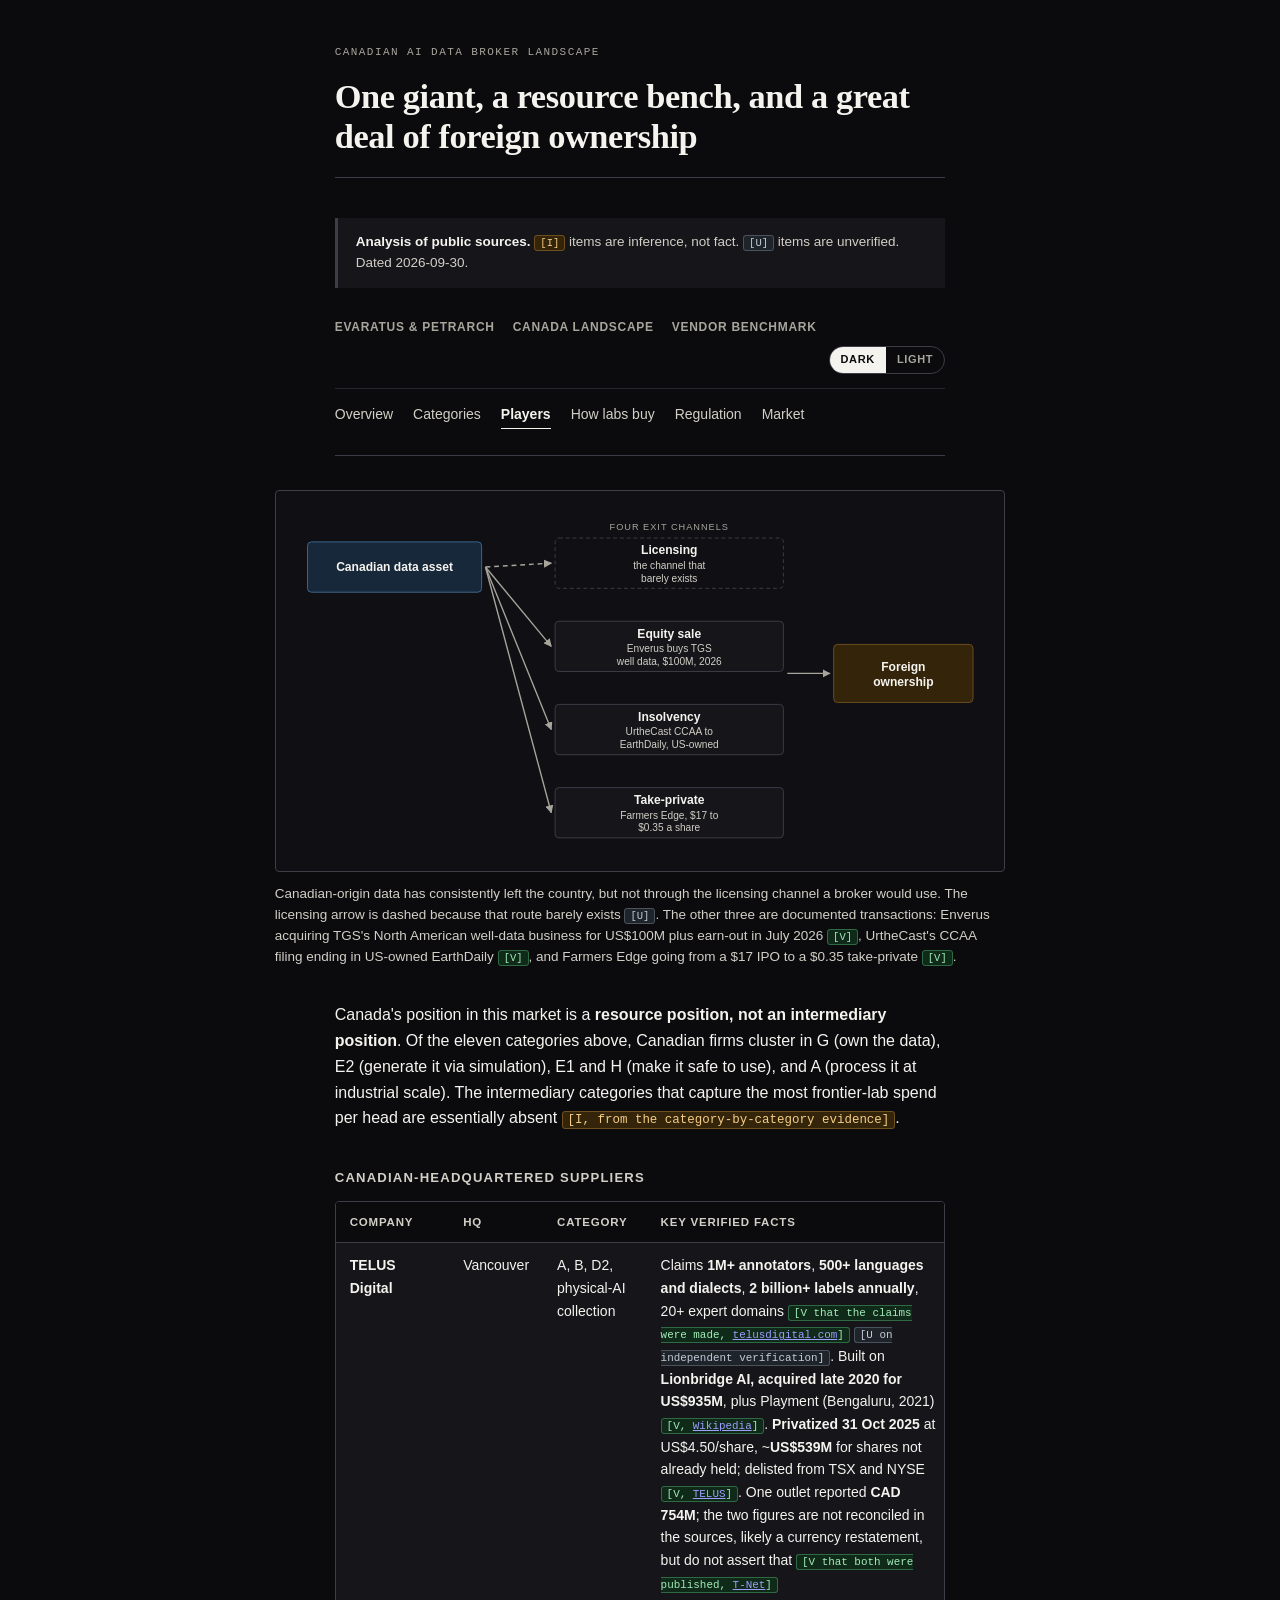
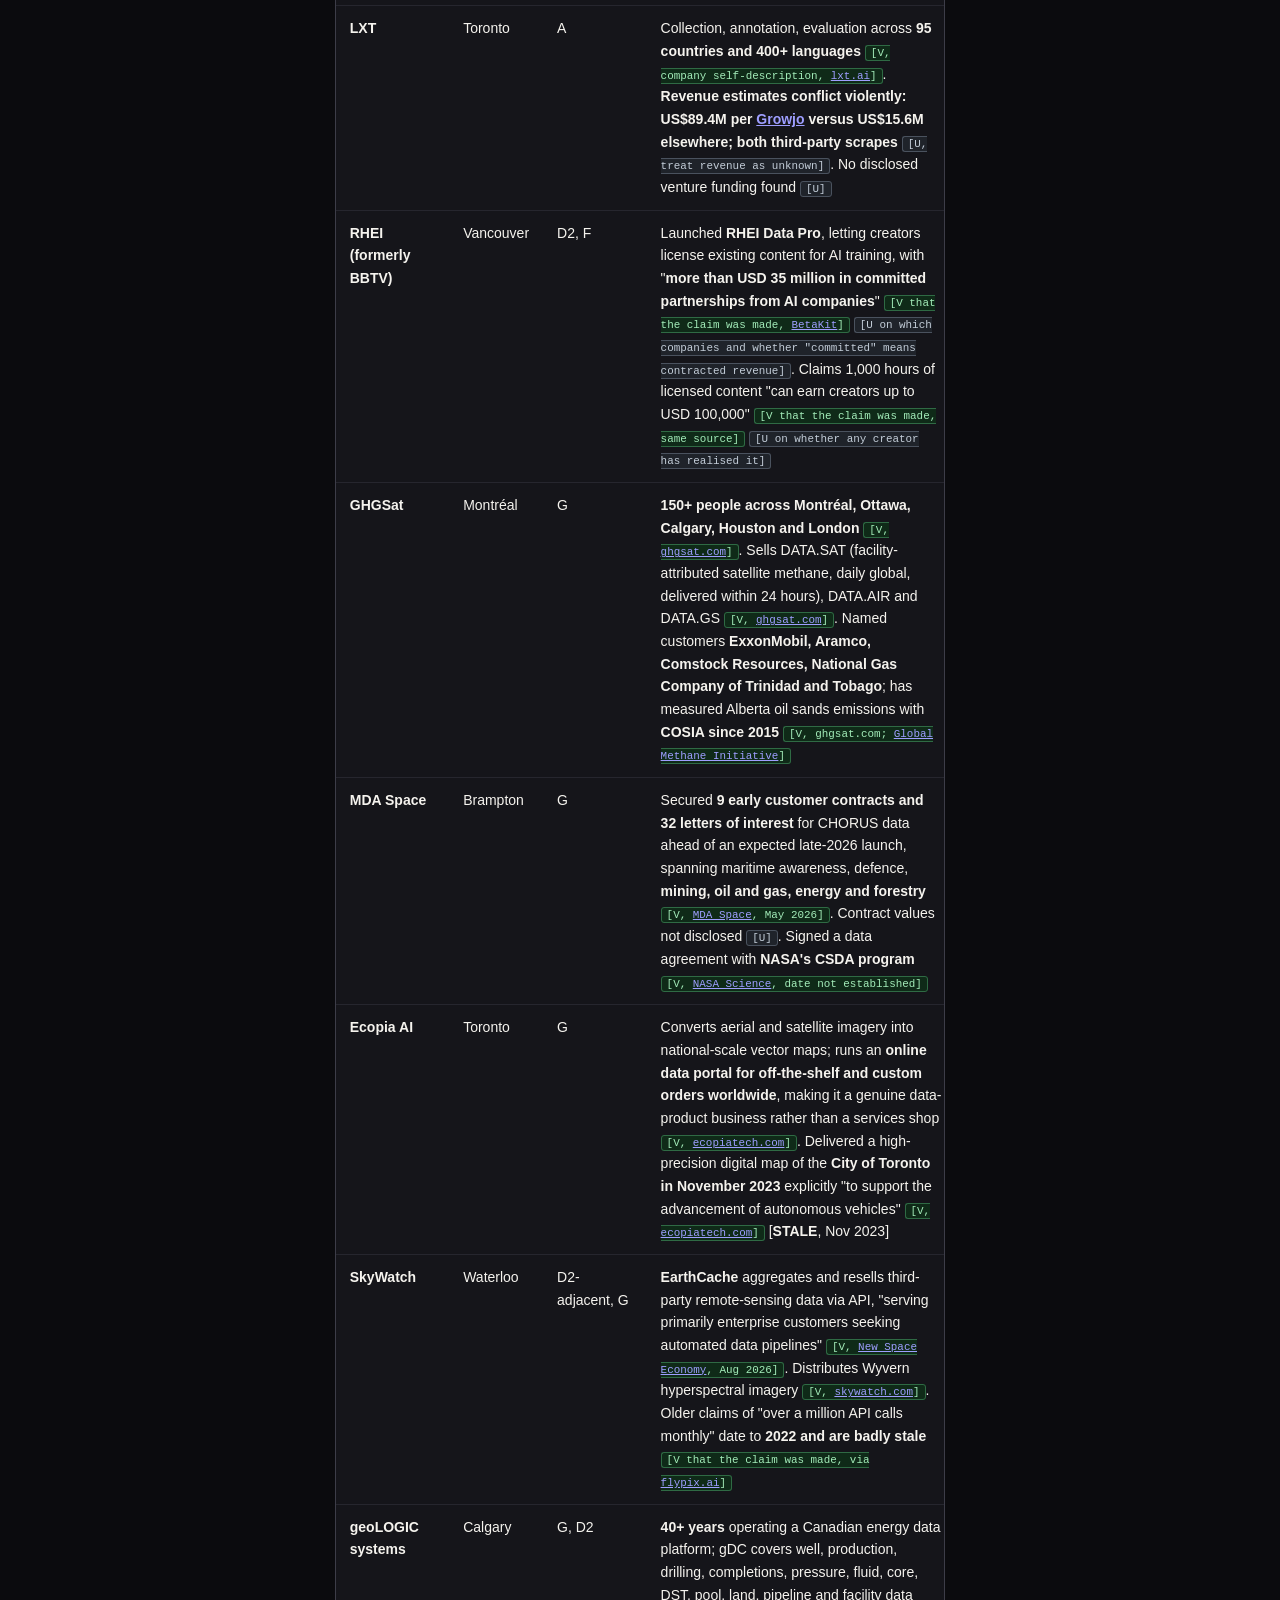
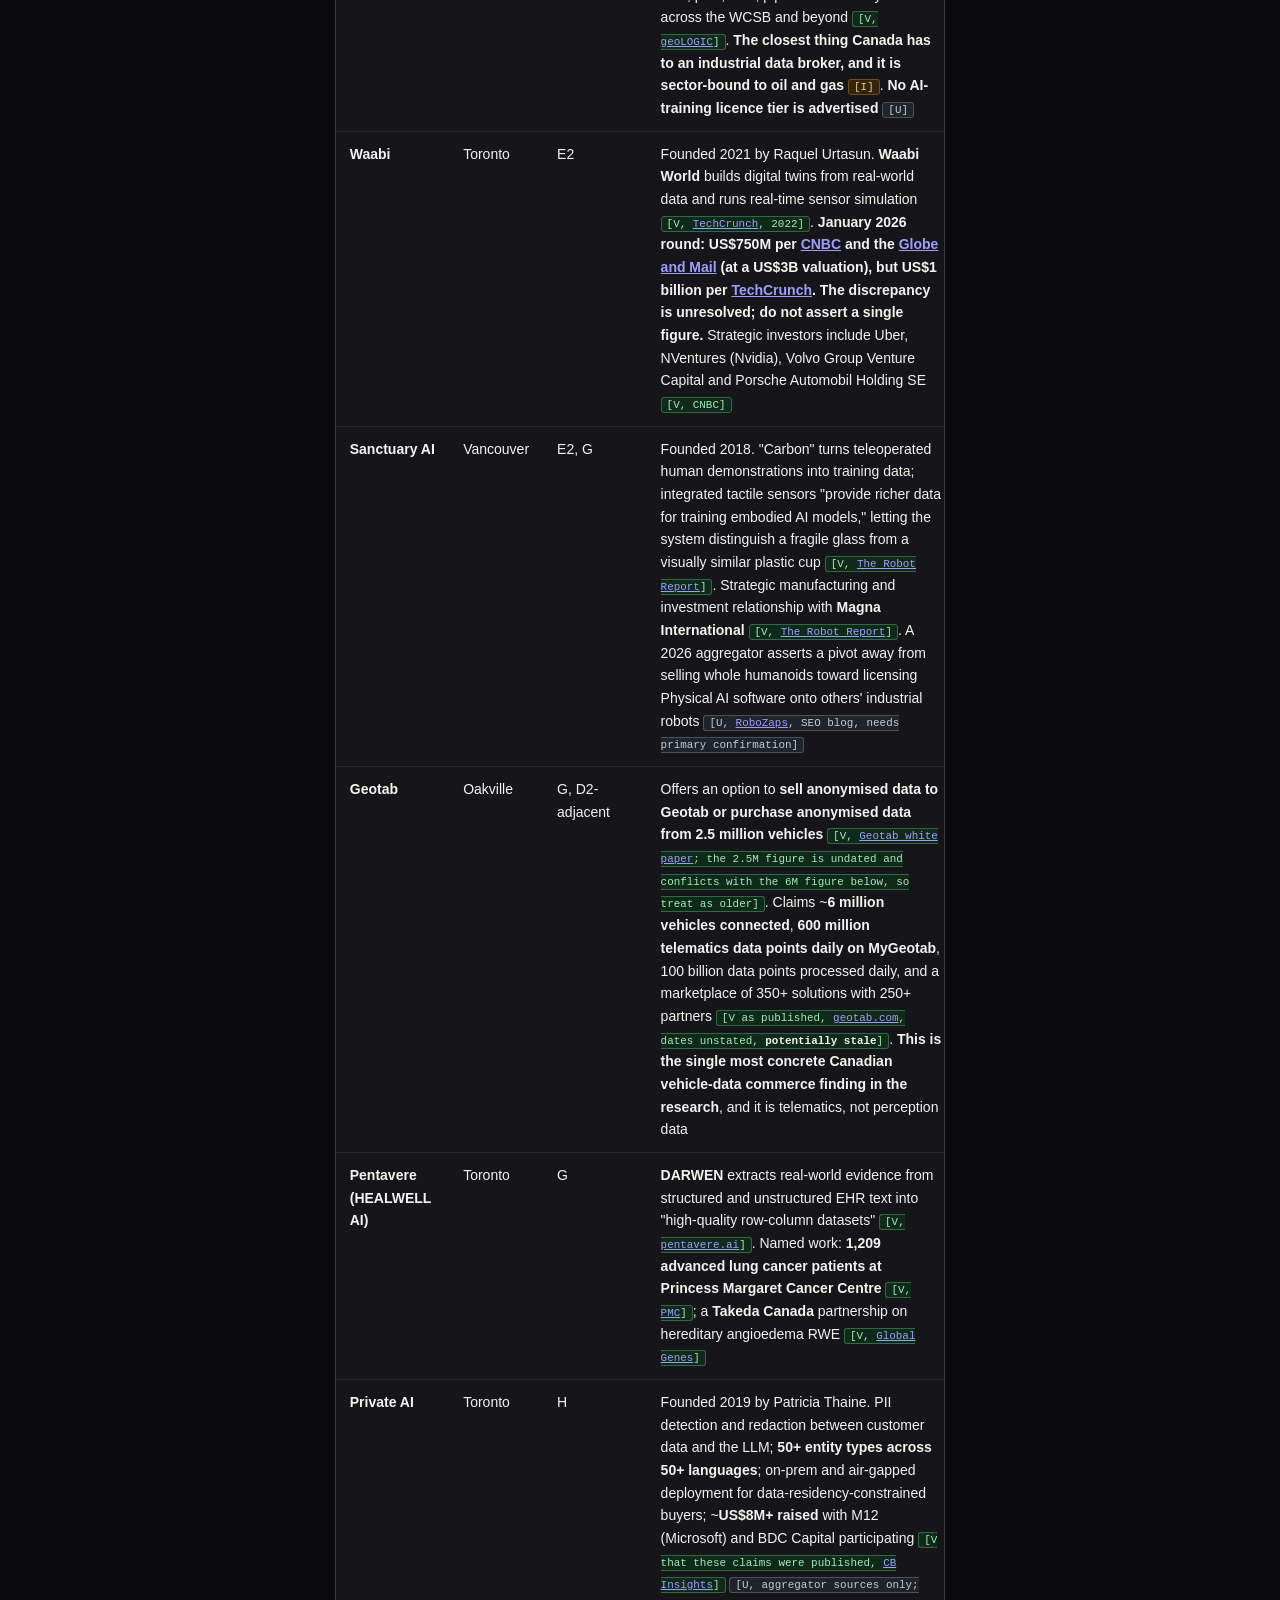
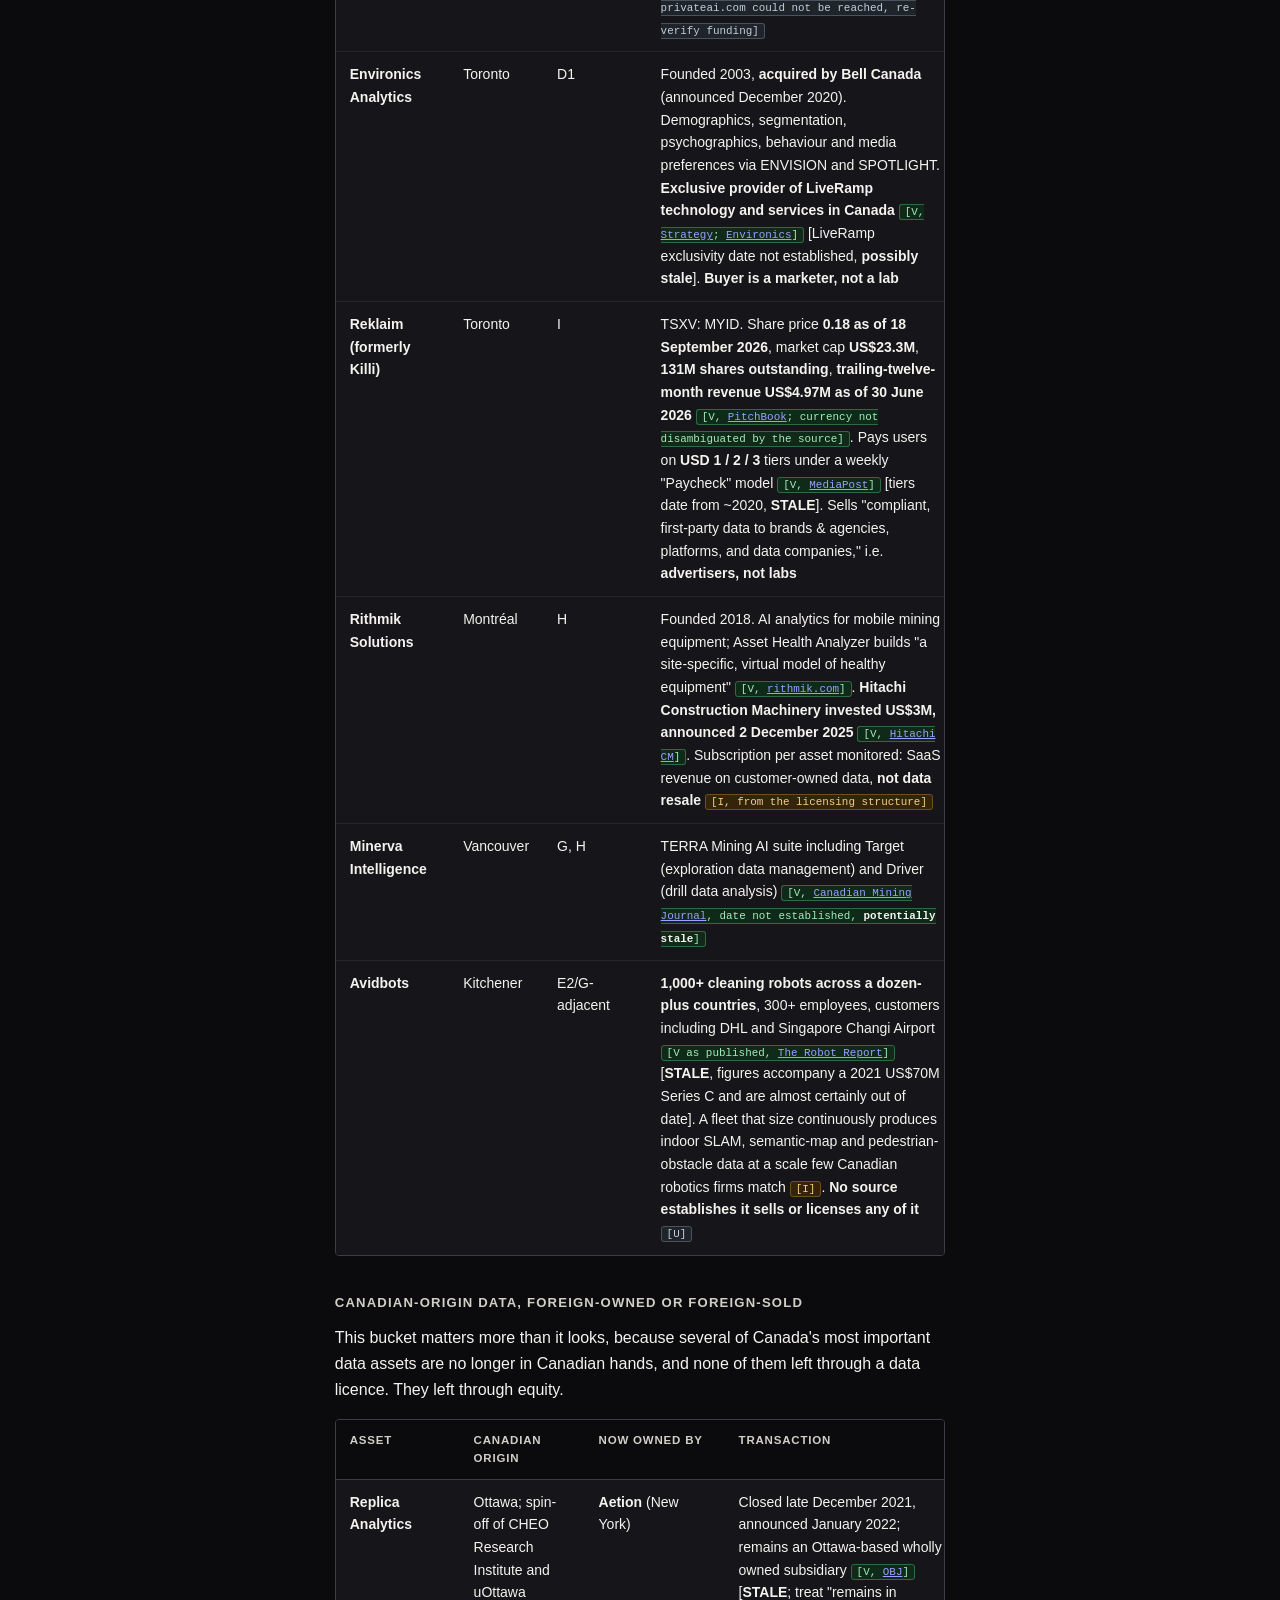
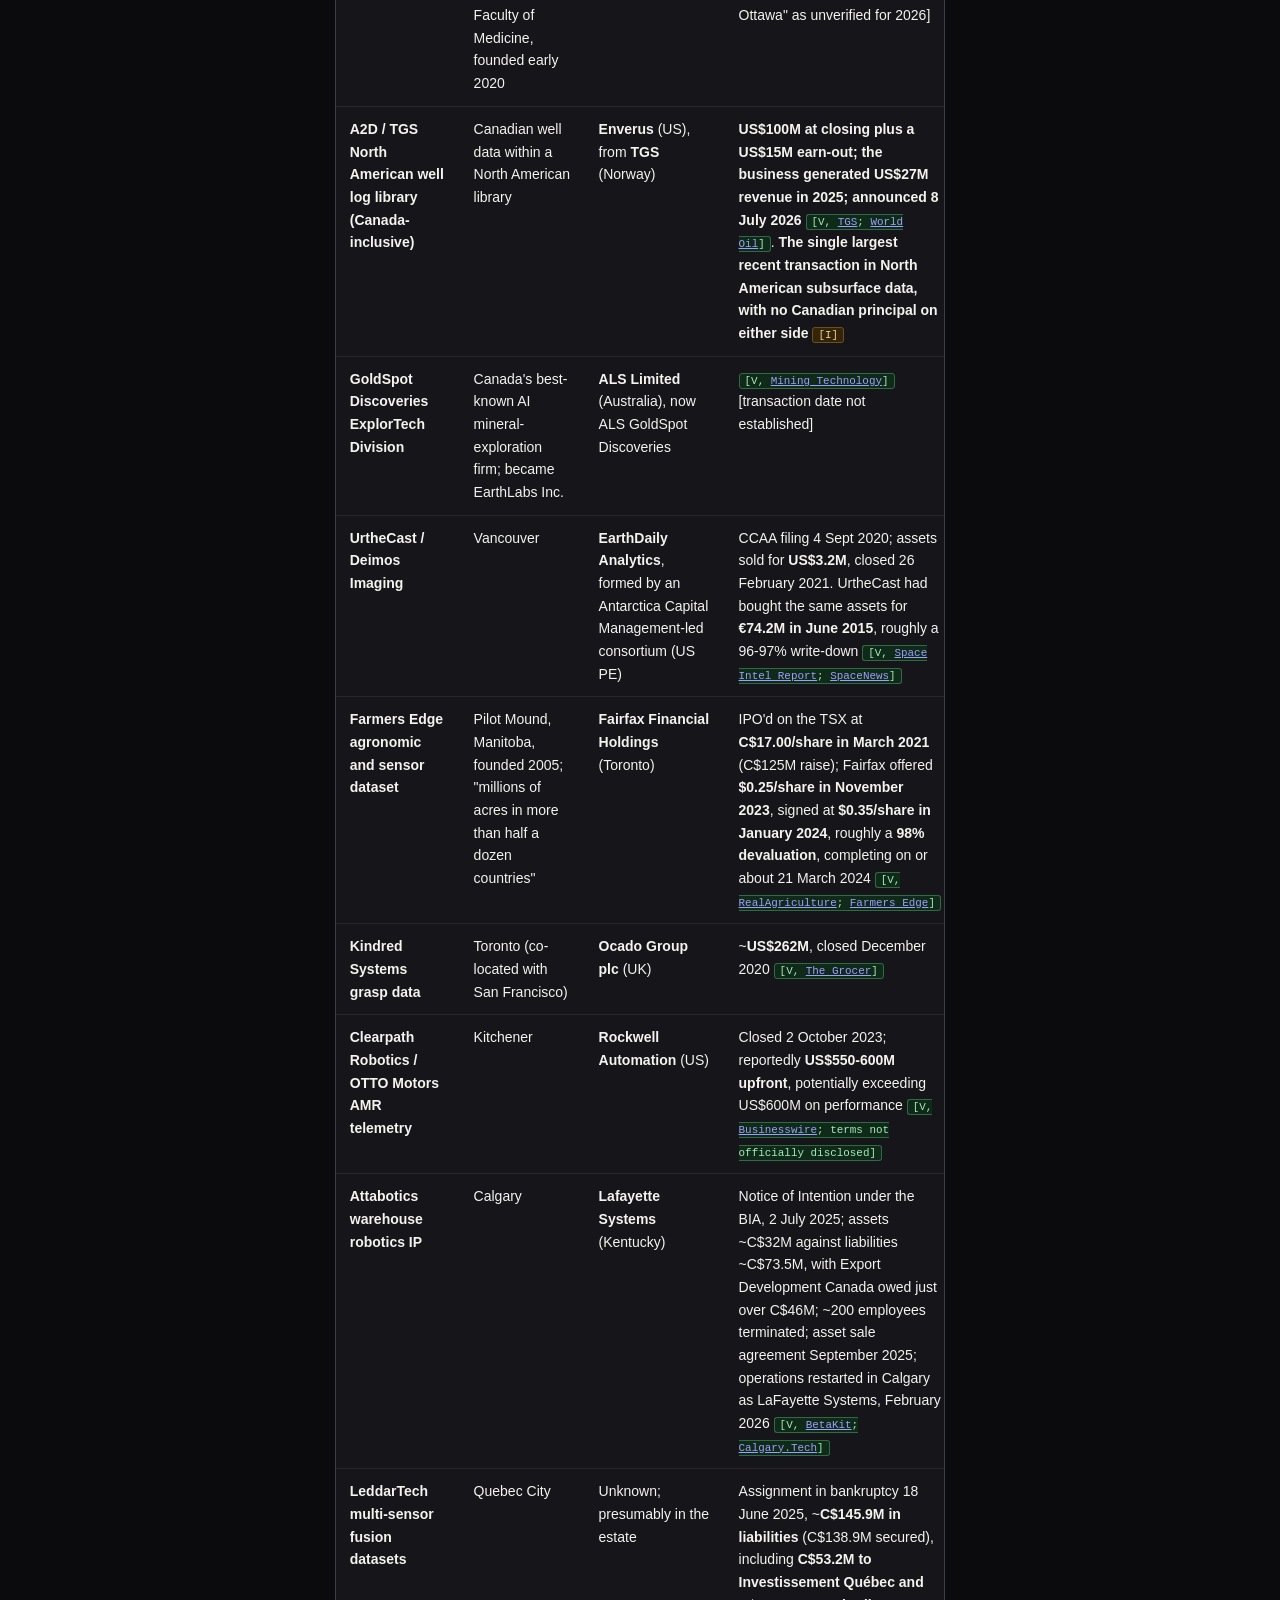
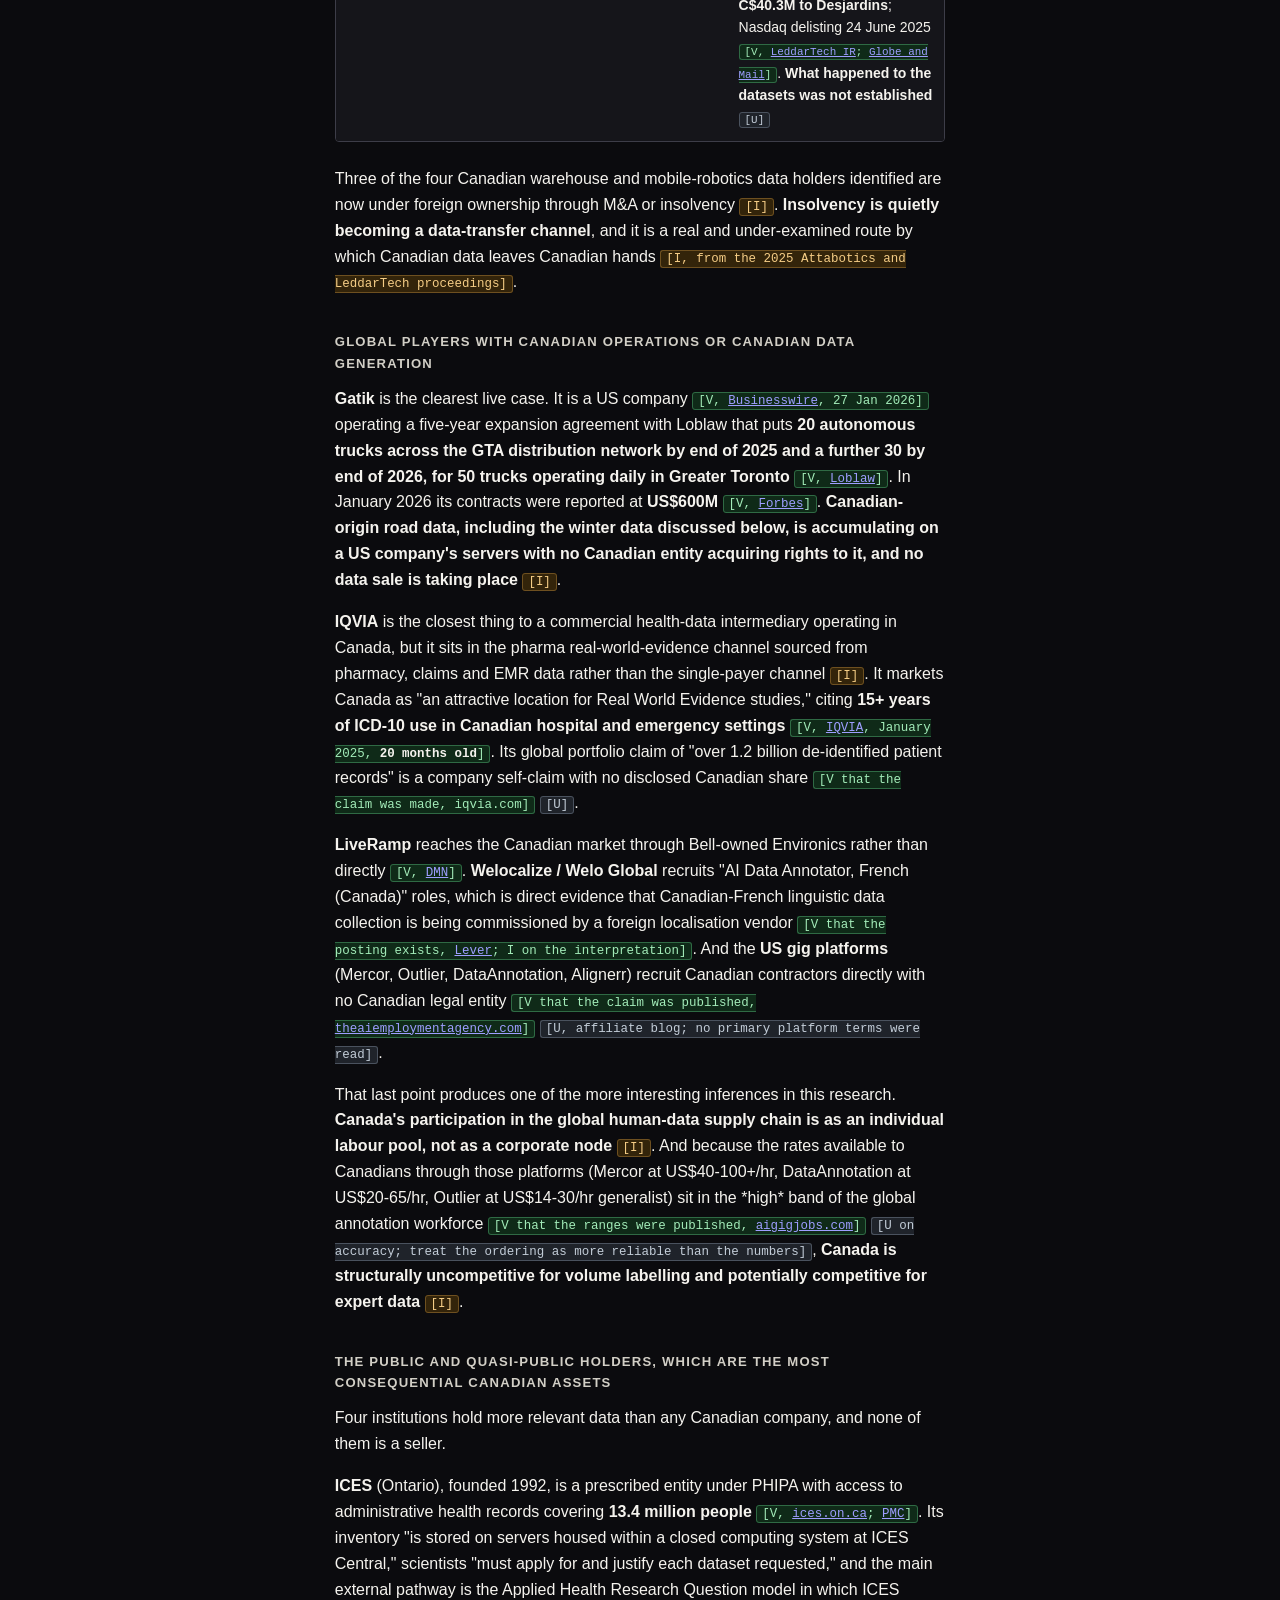
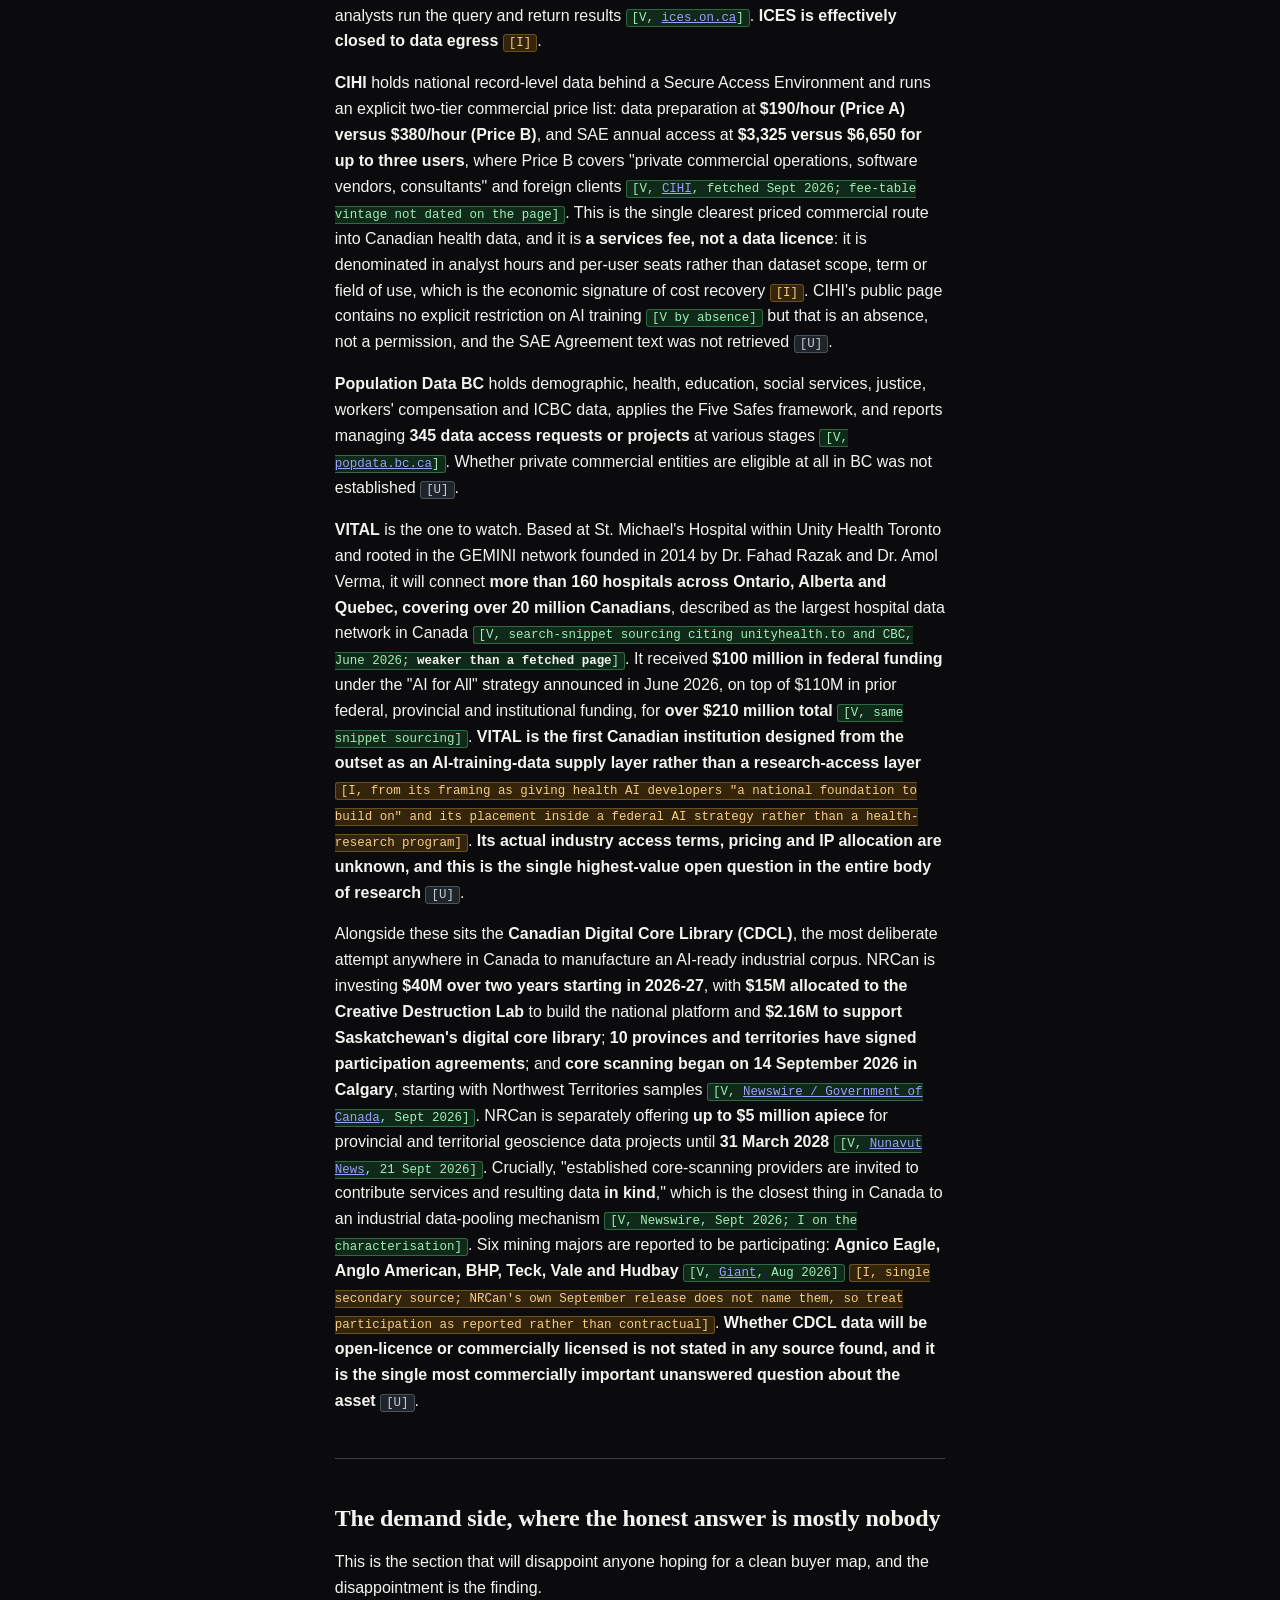
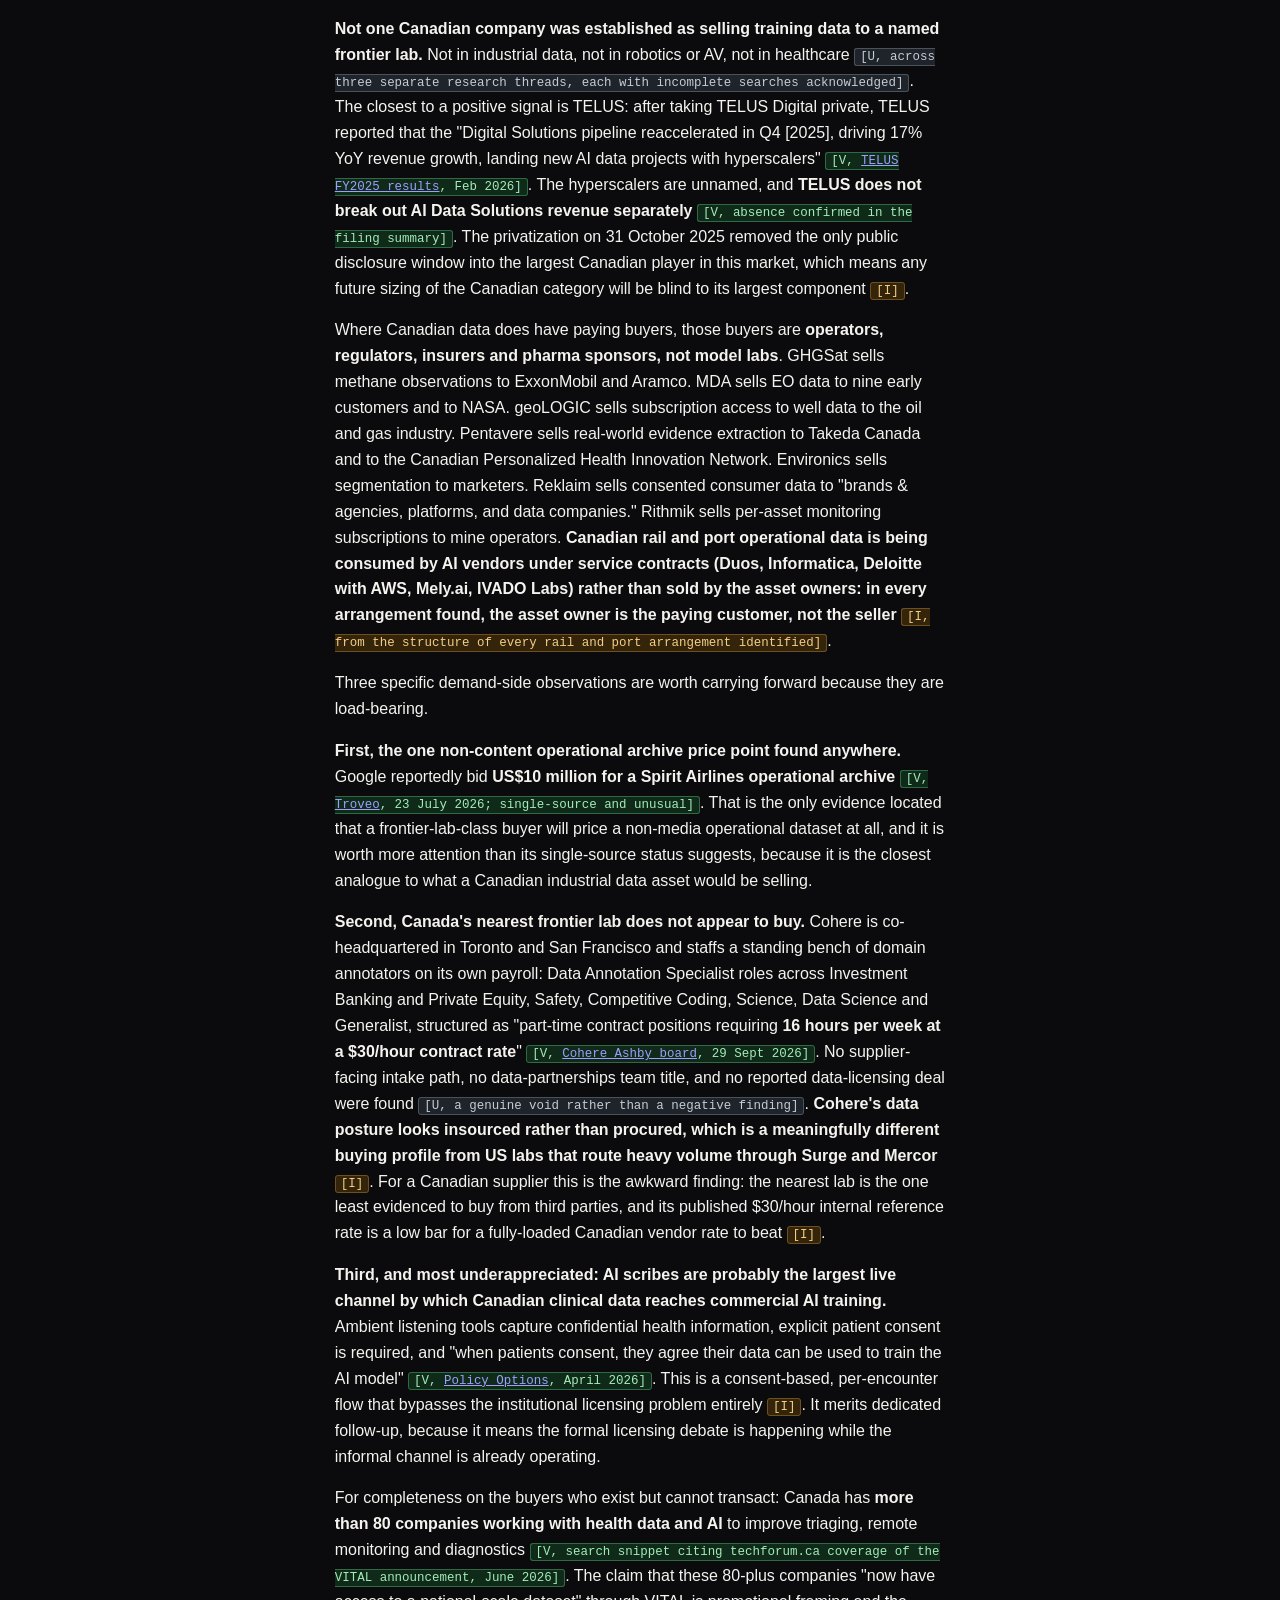
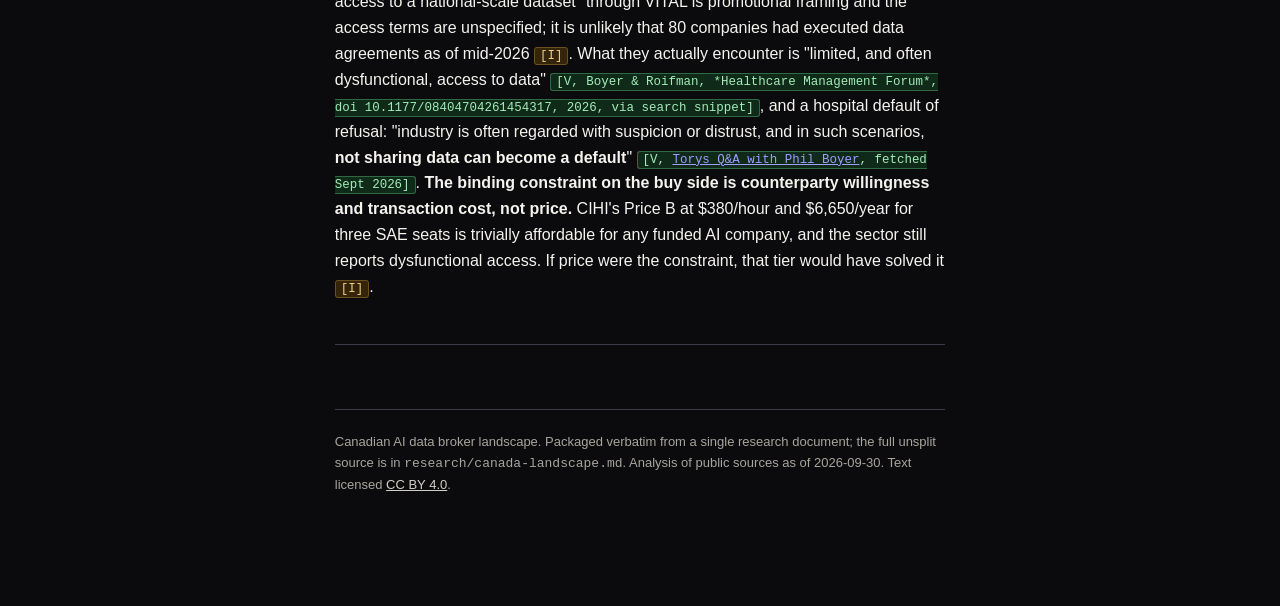
<file: docs/canada-players.html>
<!DOCTYPE html>
<html lang="en">
<head>
<meta charset="utf-8">
<meta name="viewport" content="width=device-width, initial-scale=1">
<title>Players and demand — Canadian AI data broker landscape</title>
<meta name="description" content="Research on the Canadian AI and physical-AI training-data market: categories, players, buyers and how labs buy. 2026-09-30.">
<script>try{if(localStorage.getItem("theme")==="light")document.documentElement.setAttribute("data-theme","light")}catch(e){}</script>
<script src="./assets/theme.js" defer></script>
<link rel="stylesheet" href="./assets/style.css">
</head>
<body>
<div class="wrap">
<header class="masthead"><p class="eyebrow">Canadian AI data broker landscape</p><h1>One giant, a resource bench, and a great deal of foreign ownership</h1></header>
<p class="provenance"><strong>Analysis of public sources.</strong> <span class="ref ref-I">[I]</span> items are inference, not fact. <span class="ref ref-U">[U]</span> items are unverified. Dated 2026-09-30.</p>
<nav class="nav nav-brief"><a href="./index.html">Evaratus &amp; Petrarch</a><a href="./canada.html">Canada landscape</a><a href="./benchmark.html">Vendor benchmark</a></nav>
<nav class="nav"><a href="./canada.html">Overview</a><a href="./canada-categories.html">Categories</a><a href="./canada-players.html" aria-current="page">Players</a><a href="./canada-buying.html">How labs buy</a><a href="./canada-regulation.html">Regulation</a><a href="./canada-market.html">Market</a></nav>
<figure class="fig"><div class="fig-scroll"><svg class="dgm" viewBox="0 0 720 356" role="img" aria-label="Canadian data assets leave the country through equity sales, insolvency and take-privates rather than through licensing, ending in foreign ownership." style="min-width:560px" xmlns="http://www.w3.org/2000/svg"><defs><marker id="a-c2" viewBox="0 0 10 10" refX="9" refY="5" markerWidth="6" markerHeight="6" orient="auto-start-reverse"><path class="mk" d="M0,0 L10,5 L0,10 z"/></marker><marker id="ad-c2" viewBox="0 0 10 10" refX="9" refY="5" markerWidth="6" markerHeight="6" orient="auto-start-reverse"><path class="mk mk-dim" d="M0,0 L10,5 L0,10 z"/></marker></defs><rect class="n n-key" x="16" y="34" width="180" height="52" rx="4"/><text class="lbl" x="106.0" y="64.0" text-anchor="middle">Canadian data asset</text><line class="edge edge-dash" x1="200" y1="60" x2="268" y2="56" marker-end="url(#ad-c2)"/><rect class="n n-dim" x="272" y="30" width="236" height="52" rx="4"/><text class="lbl" x="390.0" y="47.0" text-anchor="middle">Licensing</text><text class="lbl-s" x="390.0" y="62.0" text-anchor="middle">the channel that</text><text class="lbl-s" x="390.0" y="75.0" text-anchor="middle">barely exists</text><line class="edge" x1="200" y1="60" x2="268" y2="142" marker-end="url(#a-c2)"/><rect class="n" x="272" y="116" width="236" height="52" rx="4"/><text class="lbl" x="390.0" y="133.0" text-anchor="middle">Equity sale</text><text class="lbl-s" x="390.0" y="148.0" text-anchor="middle">Enverus buys TGS</text><text class="lbl-s" x="390.0" y="161.0" text-anchor="middle">well data, $100M, 2026</text><line class="edge" x1="200" y1="60" x2="268" y2="228" marker-end="url(#a-c2)"/><rect class="n" x="272" y="202" width="236" height="52" rx="4"/><text class="lbl" x="390.0" y="219.0" text-anchor="middle">Insolvency</text><text class="lbl-s" x="390.0" y="234.0" text-anchor="middle">UrtheCast CCAA to</text><text class="lbl-s" x="390.0" y="247.0" text-anchor="middle">EarthDaily, US-owned</text><rect class="n" x="272" y="288" width="236" height="52" rx="4"/><text class="lbl" x="390.0" y="305.0" text-anchor="middle">Take-private</text><text class="lbl-s" x="390.0" y="320.0" text-anchor="middle">Farmers Edge, $17 to</text><text class="lbl-s" x="390.0" y="333.0" text-anchor="middle">$0.35 a share</text><line class="edge" x1="200" y1="60" x2="268" y2="314" marker-end="url(#a-c2)"/><line class="edge" x1="512" y1="170" x2="556" y2="170" marker-end="url(#a-c2)"/><rect class="n n-alert" x="560" y="140" width="144" height="60" rx="4"/><text class="lbl" x="632.0" y="167.5" text-anchor="middle">Foreign</text><text class="lbl" x="632.0" y="182.5" text-anchor="middle">ownership</text><text class="lbl-cap" x="390" y="22" text-anchor="middle">FOUR EXIT CHANNELS</text></svg></div><figcaption>Canadian-origin data has consistently left the country, but not through the licensing channel a broker would use. The licensing arrow is dashed because that route barely exists <span class="ref ref-U">[U]</span>. The other three are documented transactions: Enverus acquiring TGS's North American well-data business for US$100M plus earn-out in July 2026 <span class="ref ref-V">[V]</span>, UrtheCast's CCAA filing ending in US-owned EarthDaily <span class="ref ref-V">[V]</span>, and Farmers Edge going from a $17 IPO to a $0.35 take-private <span class="ref ref-V">[V]</span>.</figcaption></figure><p>Canada's position in this market is a <strong>resource position, not an intermediary position</strong>. Of the eleven categories above, Canadian firms cluster in G (own the data), E2 (generate it via simulation), E1 and H (make it safe to use), and A (process it at industrial scale). The intermediary categories that capture the most frontier-lab spend per head are essentially absent <span class="tag tag-I">[I, from the category-by-category evidence]</span>.</p>
<h3>Canadian-headquartered suppliers</h3>
<div class="table-scroll"><table>
<thead><tr><th>Company</th><th>HQ</th><th>Category</th><th>Key verified facts</th></tr></thead>
<tbody>
<tr><td><strong>TELUS Digital</strong></td><td>Vancouver</td><td>A, B, D2, physical-AI collection</td><td>Claims <strong>1M+ annotators</strong>, <strong>500+ languages and dialects</strong>, <strong>2 billion+ labels annually</strong>, 20+ expert domains <span class="tag tag-V">[V that the claims were made, <a href="https://www.telusdigital.com/solutions/data-for-ai-training" target="_blank" rel="noopener noreferrer">telusdigital.com</a>]</span> <span class="tag tag-U">[U on independent verification]</span>. Built on <strong>Lionbridge AI, acquired late 2020 for US$935M</strong>, plus Playment (Bengaluru, 2021) <span class="tag tag-V">[V, <a href="https://en.wikipedia.org/wiki/Telus_Digital" target="_blank" rel="noopener noreferrer">Wikipedia</a>]</span>. <strong>Privatized 31 Oct 2025</strong> at US$4.50/share, ~<strong>US$539M</strong> for shares not already held; delisted from TSX and NYSE <span class="tag tag-V">[V, <a href="https://www.telus.com/en/about/news-and-events/media-releases/telus-completes-privatization-of-telus-digital" target="_blank" rel="noopener noreferrer">TELUS</a>]</span>. One outlet reported <strong>CAD 754M</strong>; the two figures are not reconciled in the sources, likely a currency restatement, but do not assert that <span class="tag tag-V">[V that both were published, <a href="https://www.bctechnology.com/news/2025/11/3/TELUS-Completes-Acquisition-and-Privatization-of-TELUS-Digital-for-754-Million.cfm" target="_blank" rel="noopener noreferrer">T-Net</a>]</span></td></tr>
<tr><td><strong>LXT</strong></td><td>Toronto</td><td>A</td><td>Collection, annotation, evaluation across <strong>95 countries and 400+ languages</strong> <span class="tag tag-V">[V, company self-description, <a href="https://www.lxt.ai/about/" target="_blank" rel="noopener noreferrer">lxt.ai</a>]</span>. <strong>Revenue estimates conflict violently: US$89.4M per <a href="https://growjo.com/company/LXT" target="_blank" rel="noopener noreferrer">Growjo</a> versus US$15.6M elsewhere; both third-party scrapes</strong> <span class="tag tag-U">[U, treat revenue as unknown]</span>. No disclosed venture funding found <span class="tag tag-U">[U]</span></td></tr>
<tr><td><strong>RHEI</strong> (formerly BBTV)</td><td>Vancouver</td><td>D2, F</td><td>Launched <strong>RHEI Data Pro</strong>, letting creators license existing content for AI training, with "<strong>more than USD 35 million in committed partnerships from AI companies</strong>" <span class="tag tag-V">[V that the claim was made, <a href="https://betakit.com/bbtv-rebrands-to-rhei-launches-new-ai-training-licensing-platform-for-creator-content/" target="_blank" rel="noopener noreferrer">BetaKit</a>]</span> <span class="tag tag-U">[U on which companies and whether "committed" means contracted revenue]</span>. Claims 1,000 hours of licensed content "can earn creators up to USD 100,000" <span class="tag tag-V">[V that the claim was made, same source]</span> <span class="tag tag-U">[U on whether any creator has realised it]</span></td></tr>
<tr><td><strong>GHGSat</strong></td><td>Montréal</td><td>G</td><td><strong>150+ people across Montréal, Ottawa, Calgary, Houston and London</strong> <span class="tag tag-V">[V, <a href="https://www.ghgsat.com/about-us/" target="_blank" rel="noopener noreferrer">ghgsat.com</a>]</span>. Sells DATA.SAT (facility-attributed satellite methane, daily global, delivered within 24 hours), DATA.AIR and DATA.GS <span class="tag tag-V">[V, <a href="https://www.ghgsat.com/methane-solutions/" target="_blank" rel="noopener noreferrer">ghgsat.com</a>]</span>. Named customers <strong>ExxonMobil, Aramco, Comstock Resources, National Gas Company of Trinidad and Tobago</strong>; has measured Alberta oil sands emissions with <strong>COSIA since 2015</strong> <span class="tag tag-V">[V, ghgsat.com; <a href="https://www.globalmethane.org/challenge/ghgsat.html" target="_blank" rel="noopener noreferrer">Global Methane Initiative</a>]</span></td></tr>
<tr><td><strong>MDA Space</strong></td><td>Brampton</td><td>G</td><td>Secured <strong>9 early customer contracts and 32 letters of interest</strong> for CHORUS data ahead of an expected late-2026 launch, spanning maritime awareness, defence, <strong>mining, oil and gas, energy and forestry</strong> <span class="tag tag-V">[V, <a href="https://mda.space/article/mda-space-secures-41-early-customer-contracts-and-letters-of-interest-for-mda-chorus-data" target="_blank" rel="noopener noreferrer">MDA Space</a>, May 2026]</span>. Contract values not disclosed <span class="tag tag-U">[U]</span>. Signed a data agreement with <strong>NASA's CSDA program</strong> <span class="tag tag-V">[V, <a href="https://science.nasa.gov/science-research/earth-science/csda-program-announces-eight-new-data-agreements/" target="_blank" rel="noopener noreferrer">NASA Science</a>, date not established]</span></td></tr>
<tr><td><strong>Ecopia AI</strong></td><td>Toronto</td><td>G</td><td>Converts aerial and satellite imagery into national-scale vector maps; runs an <strong>online data portal for off-the-shelf and custom orders worldwide</strong>, making it a genuine data-product business rather than a services shop <span class="tag tag-V">[V, <a href="https://www.ecopiatech.com/about-us" target="_blank" rel="noopener noreferrer">ecopiatech.com</a>]</span>. Delivered a high-precision digital map of the <strong>City of Toronto in November 2023</strong> explicitly "to support the advancement of autonomous vehicles" <span class="tag tag-V">[V, <a href="https://www.ecopiatech.com/resources/news/ecopia-ai-announces-the-delivery-of-a-high-precision-digital-map-of-the-city-of-toronto-to-support-the-advancement-of-autonomous-vehicles" target="_blank" rel="noopener noreferrer">ecopiatech.com</a>]</span> [<strong>STALE</strong>, Nov 2023]</td></tr>
<tr><td><strong>SkyWatch</strong></td><td>Waterloo</td><td>D2-adjacent, G</td><td><strong>EarthCache</strong> aggregates and resells third-party remote-sensing data via API, "serving primarily enterprise customers seeking automated data pipelines" <span class="tag tag-V">[V, <a href="https://newspaceeconomy.ca/2026/08/16/which-canadian-space-companies-are-active-in-2026-and-what-does-each-one-do/" target="_blank" rel="noopener noreferrer">New Space Economy</a>, Aug 2026]</span>. Distributes Wyvern hyperspectral imagery <span class="tag tag-V">[V, <a href="https://skywatch.com/wyvern-hyperspectral-data-now-available-to-skywatch-customers/" target="_blank" rel="noopener noreferrer">skywatch.com</a>]</span>. Older claims of "over a million API calls monthly" date to <strong>2022 and are badly stale</strong> <span class="tag tag-V">[V that the claim was made, via <a href="https://flypix.ai/geospatial-companies-in-canada/" target="_blank" rel="noopener noreferrer">flypix.ai</a>]</span></td></tr>
<tr><td><strong>geoLOGIC systems</strong></td><td>Calgary</td><td>G, D2</td><td><strong>40+ years</strong> operating a Canadian energy data platform; gDC covers well, production, drilling, completions, pressure, fluid, core, DST, pool, land, pipeline and facility data across the WCSB and beyond <span class="tag tag-V">[V, <a href="https://www.geologic.com/" target="_blank" rel="noopener noreferrer">geoLOGIC</a>]</span>. <strong>The closest thing Canada has to an industrial data broker, and it is sector-bound to oil and gas</strong> <span class="tag tag-I">[I]</span>. <strong>No AI-training licence tier is advertised</strong> <span class="tag tag-U">[U]</span></td></tr>
<tr><td><strong>Waabi</strong></td><td>Toronto</td><td>E2</td><td>Founded 2021 by Raquel Urtasun. <strong>Waabi World</strong> builds digital twins from real-world data and runs real-time sensor simulation <span class="tag tag-V">[V, <a href="https://techcrunch.com/2022/02/09/waabis-new-simulator-could-scale-autonomous-vehicle-tech-faster/" target="_blank" rel="noopener noreferrer">TechCrunch</a>, 2022]</span>. <strong>January 2026 round: US$750M per <a href="https://www.cnbc.com/2026/01/28/autonomous-startup-waabi-raises-750-million-to-expand-into-robotaxis.html" target="_blank" rel="noopener noreferrer">CNBC</a> and the <a href="https://www.theglobeandmail.com/business/article-waabi-driverless-truck-raquel-urtasun-750-million-financing-khosla-g2/" target="_blank" rel="noopener noreferrer">Globe and Mail</a> (at a US$3B valuation), but US$1 billion per <a href="https://techcrunch.com/2026/01/28/waabi-raises-1b-and-expands-into-robotaxis-with-uber/" target="_blank" rel="noopener noreferrer">TechCrunch</a>. The discrepancy is unresolved; do not assert a single figure.</strong> Strategic investors include Uber, NVentures (Nvidia), Volvo Group Venture Capital and Porsche Automobil Holding SE <span class="tag tag-V">[V, CNBC]</span></td></tr>
<tr><td><strong>Sanctuary AI</strong></td><td>Vancouver</td><td>E2, G</td><td>Founded 2018. "Carbon" turns teleoperated human demonstrations into training data; integrated tactile sensors "provide richer data for training embodied AI models," letting the system distinguish a fragile glass from a visually similar plastic cup <span class="tag tag-V">[V, <a href="https://www.therobotreport.com/sanctuary-ai-integrates-tactile-sensors-into-phoenix-general-purpose-robots/" target="_blank" rel="noopener noreferrer">The Robot Report</a>]</span>. Strategic manufacturing and investment relationship with <strong>Magna International</strong> <span class="tag tag-V">[V, <a href="https://www.therobotreport.com/sanctuary-ai-enters-strategic-relationship-with-magna-to-build-embodied-ai-robots/" target="_blank" rel="noopener noreferrer">The Robot Report</a>]</span>. A 2026 aggregator asserts a pivot away from selling whole humanoids toward licensing Physical AI software onto others' industrial robots <span class="tag tag-U">[U, <a href="https://blog.robozaps.com/b/sanctuary-ai-phoenix-review" target="_blank" rel="noopener noreferrer">RoboZaps</a>, SEO blog, needs primary confirmation]</span></td></tr>
<tr><td><strong>Geotab</strong></td><td>Oakville</td><td>G, D2-adjacent</td><td>Offers an option to <strong>sell anonymised data to Geotab or purchase anonymised data from 2.5 million vehicles</strong> <span class="tag tag-V">[V, <a href="https://www.geotab.com/white-paper/connected-vehicle-data/" target="_blank" rel="noopener noreferrer">Geotab white paper</a>; the 2.5M figure is undated and conflicts with the 6M figure below, so treat as older]</span>. Claims ~<strong>6 million vehicles connected</strong>, <strong>600 million telematics data points daily on MyGeotab</strong>, 100 billion data points processed daily, and a marketplace of 350+ solutions with 250+ partners <span class="tag tag-V">[V as published, <a href="https://www.geotab.com/geotab-marketplace/" target="_blank" rel="noopener noreferrer">geotab.com</a>, dates unstated, <strong>potentially stale</strong>]</span>. <strong>This is the single most concrete Canadian vehicle-data commerce finding in the research</strong>, and it is telematics, not perception data</td></tr>
<tr><td><strong>Pentavere</strong> (HEALWELL AI)</td><td>Toronto</td><td>G</td><td><strong>DARWEN</strong> extracts real-world evidence from structured and unstructured EHR text into "high-quality row-column datasets" <span class="tag tag-V">[V, <a href="https://pentavere.ai/" target="_blank" rel="noopener noreferrer">pentavere.ai</a>]</span>. Named work: <strong>1,209 advanced lung cancer patients at Princess Margaret Cancer Centre</strong> <span class="tag tag-V">[V, <a href="https://pmc.ncbi.nlm.nih.gov/articles/PMC9201015" target="_blank" rel="noopener noreferrer">PMC</a>]</span>; a <strong>Takeda Canada</strong> partnership on hereditary angioedema RWE <span class="tag tag-V">[V, <a href="https://globalgenes.org/raredaily/pentavere-partners-with-takeda-to-support-rare-disease-real-world-evidence-analysis-in-hae/" target="_blank" rel="noopener noreferrer">Global Genes</a>]</span></td></tr>
<tr><td><strong>Private AI</strong></td><td>Toronto</td><td>H</td><td>Founded 2019 by Patricia Thaine. PII detection and redaction between customer data and the LLM; <strong>50+ entity types across 50+ languages</strong>; on-prem and air-gapped deployment for data-residency-constrained buyers; ~<strong>US$8M+ raised</strong> with M12 (Microsoft) and BDC Capital participating <span class="tag tag-V">[V that these claims were published, <a href="https://www.cbinsights.com/company/private-ai" target="_blank" rel="noopener noreferrer">CB Insights</a>]</span> <span class="tag tag-U">[U, aggregator sources only; privateai.com could not be reached, re-verify funding]</span></td></tr>
<tr><td><strong>Environics Analytics</strong></td><td>Toronto</td><td>D1</td><td>Founded 2003, <strong>acquired by Bell Canada</strong> (announced December 2020). Demographics, segmentation, psychographics, behaviour and media preferences via ENVISION and SPOTLIGHT. <strong>Exclusive provider of LiveRamp technology and services in Canada</strong> <span class="tag tag-V">[V, <a href="https://strategyonline.ca/2020/12/03/bell-canada-acquires-environics-analytics/" target="_blank" rel="noopener noreferrer">Strategy</a>; <a href="https://environicsanalytics.com/en-ca/resources/blogs/ea-blog/2020/12/01/ea-partners-with-bell-to-lead-growth-in-the-canadian-data-and-analytics-sector" target="_blank" rel="noopener noreferrer">Environics</a>]</span> [LiveRamp exclusivity date not established, <strong>possibly stale</strong>]. <strong>Buyer is a marketer, not a lab</strong></td></tr>
<tr><td><strong>Reklaim</strong> (formerly Killi)</td><td>Toronto</td><td>I</td><td>TSXV: MYID. Share price <strong>0.18 as of 18 September 2026</strong>, market cap <strong>US$23.3M</strong>, <strong>131M shares outstanding</strong>, <strong>trailing-twelve-month revenue US$4.97M as of 30 June 2026</strong> <span class="tag tag-V">[V, <a href="https://pitchbook.com/profiles/company/222654-43" target="_blank" rel="noopener noreferrer">PitchBook</a>; currency not disambiguated by the source]</span>. Pays users on <strong>USD 1 / 2 / 3</strong> tiers under a weekly "Paycheck" model <span class="tag tag-V">[V, <a href="https://www.mediapost.com/publications/article/358035/a-startup-pays-consumers-for-privacy-compliant-dat.html" target="_blank" rel="noopener noreferrer">MediaPost</a>]</span> [tiers date from ~2020, <strong>STALE</strong>]. Sells "compliant, first-party data to brands &amp; agencies, platforms, and data companies," i.e. <strong>advertisers, not labs</strong></td></tr>
<tr><td><strong>Rithmik Solutions</strong></td><td>Montréal</td><td>H</td><td>Founded 2018. AI analytics for mobile mining equipment; Asset Health Analyzer builds "a site-specific, virtual model of healthy equipment" <span class="tag tag-V">[V, <a href="https://rithmik.com/" target="_blank" rel="noopener noreferrer">rithmik.com</a>]</span>. <strong>Hitachi Construction Machinery invested US$3M, announced 2 December 2025</strong> <span class="tag tag-V">[V, <a href="https://www.hitachicm.com/global/en/news/press-releases/2025/25-12-02/" target="_blank" rel="noopener noreferrer">Hitachi CM</a>]</span>. Subscription per asset monitored: SaaS revenue on customer-owned data, <strong>not data resale</strong> <span class="tag tag-I">[I, from the licensing structure]</span></td></tr>
<tr><td><strong>Minerva Intelligence</strong></td><td>Vancouver</td><td>G, H</td><td>TERRA Mining AI suite including Target (exploration data management) and Driver (drill data analysis) <span class="tag tag-V">[V, <a href="https://canadianminingjournal.com/features/ai-to-the-rescue" target="_blank" rel="noopener noreferrer">Canadian Mining Journal</a>, date not established, <strong>potentially stale</strong>]</span></td></tr>
<tr><td><strong>Avidbots</strong></td><td>Kitchener</td><td>E2/G-adjacent</td><td><strong>1,000+ cleaning robots across a dozen-plus countries</strong>, 300+ employees, customers including DHL and Singapore Changi Airport <span class="tag tag-V">[V as published, <a href="https://www.therobotreport.com/avidbots-sweeps-up-70m-for-industrial-cleaning-robots/" target="_blank" rel="noopener noreferrer">The Robot Report</a>]</span> [<strong>STALE</strong>, figures accompany a 2021 US$70M Series C and are almost certainly out of date]. A fleet that size continuously produces indoor SLAM, semantic-map and pedestrian-obstacle data at a scale few Canadian robotics firms match <span class="tag tag-I">[I]</span>. <strong>No source establishes it sells or licenses any of it</strong> <span class="tag tag-U">[U]</span></td></tr>
</tbody></table></div>
<h3>Canadian-origin data, foreign-owned or foreign-sold</h3>
<p>This bucket matters more than it looks, because several of Canada's most important data assets are no longer in Canadian hands, and none of them left through a data licence. They left through equity.</p>
<div class="table-scroll"><table>
<thead><tr><th>Asset</th><th>Canadian origin</th><th>Now owned by</th><th>Transaction</th></tr></thead>
<tbody>
<tr><td><strong>Replica Analytics</strong></td><td>Ottawa; spin-off of CHEO Research Institute and uOttawa Faculty of Medicine, founded early 2020</td><td><strong>Aetion</strong> (New York)</td><td>Closed late December 2021, announced January 2022; remains an Ottawa-based wholly owned subsidiary <span class="tag tag-V">[V, <a href="https://obj.ca/synthetic-data-software-maker-replica-analytics-bought-by-new-york-firm/" target="_blank" rel="noopener noreferrer">OBJ</a>]</span> [<strong>STALE</strong>; treat "remains in Ottawa" as unverified for 2026]</td></tr>
<tr><td><strong>A2D / TGS North American well log library</strong> (Canada-inclusive)</td><td>Canadian well data within a North American library</td><td><strong>Enverus</strong> (US), from <strong>TGS</strong> (Norway)</td><td><strong>US$100M at closing plus a US$15M earn-out; the business generated US$27M revenue in 2025; announced 8 July 2026</strong> <span class="tag tag-V">[V, <a href="https://www.tgs.com/press-releases/tgs-sells-north-american-well-data-products-business-to-enverus" target="_blank" rel="noopener noreferrer">TGS</a>; <a href="https://www.worldoil.com/news/2026/7/8/enverus-acquires-tgs-well-log-business-in-100-million-deal/" target="_blank" rel="noopener noreferrer">World Oil</a>]</span>. <strong>The single largest recent transaction in North American subsurface data, with no Canadian principal on either side</strong> <span class="tag tag-I">[I]</span></td></tr>
<tr><td><strong>GoldSpot Discoveries ExplorTech Division</strong></td><td>Canada's best-known AI mineral-exploration firm; became EarthLabs Inc.</td><td><strong>ALS Limited</strong> (Australia), now ALS GoldSpot Discoveries</td><td><span class="tag tag-V">[V, <a href="https://www.mining-technology.com/buyers-guide/leading-ai-companies-mining/" target="_blank" rel="noopener noreferrer">Mining Technology</a>]</span> [transaction date not established]</td></tr>
<tr><td><strong>UrtheCast / Deimos Imaging</strong></td><td>Vancouver</td><td><strong>EarthDaily Analytics</strong>, formed by an Antarctica Capital Management-led consortium (US PE)</td><td>CCAA filing 4 Sept 2020; assets sold for <strong>US$3.2M</strong>, closed 26 February 2021. UrtheCast had bought the same assets for <strong>€74.2M in June 2015</strong>, roughly a 96-97% write-down <span class="tag tag-V">[V, <a href="https://www.spaceintelreport.com/geospatial-imagery-provider-urthecast-in-bankruptcy-gets-1m-dip-funding-still-sees-a-future-constellation/" target="_blank" rel="noopener noreferrer">Space Intel Report</a>; <a href="https://spacenews.com/urthecast-buying-deimos-imaging-division-and-its-2-satellites/" target="_blank" rel="noopener noreferrer">SpaceNews</a>]</span></td></tr>
<tr><td><strong>Farmers Edge agronomic and sensor dataset</strong></td><td>Pilot Mound, Manitoba, founded 2005; "millions of acres in more than half a dozen countries"</td><td><strong>Fairfax Financial Holdings</strong> (Toronto)</td><td>IPO'd on the TSX at <strong>C$17.00/share in March 2021</strong> (C$125M raise); Fairfax offered <strong>$0.25/share in November 2023</strong>, signed at <strong>$0.35/share in January 2024</strong>, roughly a <strong>98% devaluation</strong>, completing on or about 21 March 2024 <span class="tag tag-V">[V, <a href="https://www.realagriculture.com/2024/03/farmers-edge-receives-approval-to-go-private/" target="_blank" rel="noopener noreferrer">RealAgriculture</a>; <a href="https://farmersedge.ca/farmers-edge-enters-into-definitive-agreement-with-fairfax/" target="_blank" rel="noopener noreferrer">Farmers Edge</a>]</span></td></tr>
<tr><td><strong>Kindred Systems grasp data</strong></td><td>Toronto (co-located with San Francisco)</td><td><strong>Ocado Group plc</strong> (UK)</td><td>~<strong>US$262M</strong>, closed December 2020 <span class="tag tag-V">[V, <a href="https://www.thegrocer.co.uk/news/city-snapshot-ocado-completes-262m-kindred-systems-robotics-acquisition/651398.article" target="_blank" rel="noopener noreferrer">The Grocer</a>]</span></td></tr>
<tr><td><strong>Clearpath Robotics / OTTO Motors AMR telemetry</strong></td><td>Kitchener</td><td><strong>Rockwell Automation</strong> (US)</td><td>Closed 2 October 2023; reportedly <strong>US$550-600M upfront</strong>, potentially exceeding US$600M on performance <span class="tag tag-V">[V, <a href="https://www.businesswire.com/news/home/20231002758377/en/Rockwell-Automation-completes-acquisition-of-autonomous-robotics-leader-Clearpath-Robotics-and-its-industrial-offering-OTTO-Motors" target="_blank" rel="noopener noreferrer">Businesswire</a>; terms not officially disclosed]</span></td></tr>
<tr><td><strong>Attabotics warehouse robotics IP</strong></td><td>Calgary</td><td><strong>Lafayette Systems</strong> (Kentucky)</td><td>Notice of Intention under the BIA, 2 July 2025; assets ~C$32M against liabilities ~C$73.5M, with Export Development Canada owed just over C$46M; ~200 employees terminated; asset sale agreement September 2025; operations restarted in Calgary as LaFayette Systems, February 2026 <span class="tag tag-V">[V, <a href="https://betakit.com/attabotics-story-ends-with-asset-sale-to-kentucky-engineering-firm/" target="_blank" rel="noopener noreferrer">BetaKit</a>; <a href="https://calgary.tech/2026/02/10/attabotics-restarts-operations-under-lafayette-systems/" target="_blank" rel="noopener noreferrer">Calgary.Tech</a>]</span></td></tr>
<tr><td><strong>LeddarTech multi-sensor fusion datasets</strong></td><td>Quebec City</td><td>Unknown; presumably in the estate</td><td>Assignment in bankruptcy 18 June 2025, ~<strong>C$145.9M in liabilities</strong> (C$138.9M secured), including <strong>C$53.2M to Investissement Québec and C$40.3M to Desjardins</strong>; Nasdaq delisting 24 June 2025 <span class="tag tag-V">[V, <a href="https://investors.leddartech.com/English/news/news-details/2025/LeddarTech-Announces-Intention-to-File-under-the-Bankruptcy-and-Insolvency-Act-in-Canada/default.aspx" target="_blank" rel="noopener noreferrer">LeddarTech IR</a>; <a href="https://www.theglobeandmail.com/business/article-quebec-institutions-creditors-leddartech-bankruptcy/" target="_blank" rel="noopener noreferrer">Globe and Mail</a>]</span>. <strong>What happened to the datasets was not established</strong> <span class="tag tag-U">[U]</span></td></tr>
</tbody></table></div>
<p>Three of the four Canadian warehouse and mobile-robotics data holders identified are now under foreign ownership through M&amp;A or insolvency <span class="tag tag-I">[I]</span>. <strong>Insolvency is quietly becoming a data-transfer channel</strong>, and it is a real and under-examined route by which Canadian data leaves Canadian hands <span class="tag tag-I">[I, from the 2025 Attabotics and LeddarTech proceedings]</span>.</p>
<h3>Global players with Canadian operations or Canadian data generation</h3>
<p><strong>Gatik</strong> is the clearest live case. It is a US company <span class="tag tag-V">[V, <a href="https://www.businesswire.com/news/home/20260127742958/en/Gatik-Becomes-First-U.S.-Company-to-Operate-Fully-Driverless-Trucks-at-Scale-for-Commercial-Deliveries" target="_blank" rel="noopener noreferrer">Businesswire</a>, 27 Jan 2026]</span> operating a five-year expansion agreement with Loblaw that puts <strong>20 autonomous trucks across the GTA distribution network by end of 2025 and a further 30 by end of 2026, for 50 trucks operating daily in Greater Toronto</strong> <span class="tag tag-V">[V, <a href="https://www.loblaw.ca/en/gatik-and-loblaw-ink-5-year-expansion-deal-to-scale-ai-powered-autonomous-trucking-solution-across-regional-distribution-networks-in-the-greater-toronto-area/" target="_blank" rel="noopener noreferrer">Loblaw</a>]</span>. In January 2026 its contracts were reported at <strong>US$600M</strong> <span class="tag tag-V">[V, <a href="https://www.forbes.com/sites/alanohnsman/2026/01/28/hundreds-of-gatik-robot-delivery-trucks-headed-for-us-roads/" target="_blank" rel="noopener noreferrer">Forbes</a>]</span>. <strong>Canadian-origin road data, including the winter data discussed below, is accumulating on a US company's servers with no Canadian entity acquiring rights to it, and no data sale is taking place</strong> <span class="tag tag-I">[I]</span>.</p>
<p><strong>IQVIA</strong> is the closest thing to a commercial health-data intermediary operating in Canada, but it sits in the pharma real-world-evidence channel sourced from pharmacy, claims and EMR data rather than the single-payer channel <span class="tag tag-I">[I]</span>. It markets Canada as "an attractive location for Real World Evidence studies," citing <strong>15+ years of ICD-10 use in Canadian hospital and emergency settings</strong> <span class="tag tag-V">[V, <a href="https://www.iqvia.com/blogs/2025/01/exploring-real-world-data-in-canada" target="_blank" rel="noopener noreferrer">IQVIA</a>, January 2025, <strong>20 months old</strong>]</span>. Its global portfolio claim of "over 1.2 billion de-identified patient records" is a company self-claim with no disclosed Canadian share <span class="tag tag-V">[V that the claim was made, iqvia.com]</span> <span class="tag tag-U">[U]</span>.</p>
<p><strong>LiveRamp</strong> reaches the Canadian market through Bell-owned Environics rather than directly <span class="tag tag-V">[V, <a href="https://dmn.ca/bell-media-implementing-liveramps-authenticated-traffic-solution/" target="_blank" rel="noopener noreferrer">DMN</a>]</span>. <strong>Welocalize / Welo Global</strong> recruits "AI Data Annotator, French (Canada)" roles, which is direct evidence that Canadian-French linguistic data collection is being commissioned by a foreign localisation vendor <span class="tag tag-V">[V that the posting exists, <a href="https://jobs.lever.co/weloglobal/a4eea322-dd9f-49ef-8b5b-df7620786b91" target="_blank" rel="noopener noreferrer">Lever</a>; I on the interpretation]</span>. And the <strong>US gig platforms</strong> (Mercor, Outlier, DataAnnotation, Alignerr) recruit Canadian contractors directly with no Canadian legal entity <span class="tag tag-V">[V that the claim was published, <a href="https://theaiemploymentagency.com/blog/mercor-vs-dataannotation-vs-outlier" target="_blank" rel="noopener noreferrer">theaiemploymentagency.com</a>]</span> <span class="tag tag-U">[U, affiliate blog; no primary platform terms were read]</span>.</p>
<p>That last point produces one of the more interesting inferences in this research. <strong>Canada's participation in the global human-data supply chain is as an individual labour pool, not as a corporate node</strong> <span class="tag tag-I">[I]</span>. And because the rates available to Canadians through those platforms (Mercor at US$40-100+/hr, DataAnnotation at US$20-65/hr, Outlier at US$14-30/hr generalist) sit in the *high* band of the global annotation workforce <span class="tag tag-V">[V that the ranges were published, <a href="https://www.aigigjobs.com/platforms/mercor" target="_blank" rel="noopener noreferrer">aigigjobs.com</a>]</span> <span class="tag tag-U">[U on accuracy; treat the ordering as more reliable than the numbers]</span>, <strong>Canada is structurally uncompetitive for volume labelling and potentially competitive for expert data</strong> <span class="tag tag-I">[I]</span>.</p>
<h3>The public and quasi-public holders, which are the most consequential Canadian assets</h3>
<p>Four institutions hold more relevant data than any Canadian company, and none of them is a seller.</p>
<p><strong>ICES</strong> (Ontario), founded 1992, is a prescribed entity under PHIPA with access to administrative health records covering <strong>13.4 million people</strong> <span class="tag tag-V">[V, <a href="https://www.ices.on.ca/" target="_blank" rel="noopener noreferrer">ices.on.ca</a>; <a href="https://www.ncbi.nlm.nih.gov/pmc/articles/PMC7477779/" target="_blank" rel="noopener noreferrer">PMC</a>]</span>. Its inventory "is stored on servers housed within a closed computing system at ICES Central," scientists "must apply for and justify each dataset requested," and the main external pathway is the Applied Health Research Question model in which ICES analysts run the query and return results <span class="tag tag-V">[V, <a href="https://www.ices.on.ca/data-and-privacy/working-with-ices-data" target="_blank" rel="noopener noreferrer">ices.on.ca</a>]</span>. <strong>ICES is effectively closed to data egress</strong> <span class="tag tag-I">[I]</span>.</p>
<p><strong>CIHI</strong> holds national record-level data behind a Secure Access Environment and runs an explicit two-tier commercial price list: data preparation at <strong>$190/hour (Price A) versus $380/hour (Price B)</strong>, and SAE annual access at <strong>$3,325 versus $6,650 for up to three users</strong>, where Price B covers "private commercial operations, software vendors, consultants" and foreign clients <span class="tag tag-V">[V, <a href="https://www.cihi.ca/en/access-data-and-reports/make-a-data-request" target="_blank" rel="noopener noreferrer">CIHI</a>, fetched Sept 2026; fee-table vintage not dated on the page]</span>. This is the single clearest priced commercial route into Canadian health data, and it is <strong>a services fee, not a data licence</strong>: it is denominated in analyst hours and per-user seats rather than dataset scope, term or field of use, which is the economic signature of cost recovery <span class="tag tag-I">[I]</span>. CIHI's public page contains no explicit restriction on AI training <span class="tag tag-V">[V by absence]</span> but that is an absence, not a permission, and the SAE Agreement text was not retrieved <span class="tag tag-U">[U]</span>.</p>
<p><strong>Population Data BC</strong> holds demographic, health, education, social services, justice, workers' compensation and ICBC data, applies the Five Safes framework, and reports managing <strong>345 data access requests or projects</strong> at various stages <span class="tag tag-V">[V, <a href="https://popdata.bc.ca/data" target="_blank" rel="noopener noreferrer">popdata.bc.ca</a>]</span>. Whether private commercial entities are eligible at all in BC was not established <span class="tag tag-U">[U]</span>.</p>
<p><strong>VITAL</strong> is the one to watch. Based at St. Michael's Hospital within Unity Health Toronto and rooted in the GEMINI network founded in 2014 by Dr. Fahad Razak and Dr. Amol Verma, it will connect <strong>more than 160 hospitals across Ontario, Alberta and Quebec, covering over 20 million Canadians</strong>, described as the largest hospital data network in Canada <span class="tag tag-V">[V, search-snippet sourcing citing unityhealth.to and CBC, June 2026; <strong>weaker than a fetched page</strong>]</span>. It received <strong>$100 million in federal funding</strong> under the "AI for All" strategy announced in June 2026, on top of $110M in prior federal, provincial and institutional funding, for <strong>over $210 million total</strong> <span class="tag tag-V">[V, same snippet sourcing]</span>. <strong>VITAL is the first Canadian institution designed from the outset as an AI-training-data supply layer rather than a research-access layer</strong> <span class="tag tag-I">[I, from its framing as giving health AI developers "a national foundation to build on" and its placement inside a federal AI strategy rather than a health-research program]</span>. <strong>Its actual industry access terms, pricing and IP allocation are unknown, and this is the single highest-value open question in the entire body of research</strong> <span class="tag tag-U">[U]</span>.</p>
<p>Alongside these sits the <strong>Canadian Digital Core Library (CDCL)</strong>, the most deliberate attempt anywhere in Canada to manufacture an AI-ready industrial corpus. NRCan is investing <strong>$40M over two years starting in 2026-27</strong>, with <strong>$15M allocated to the Creative Destruction Lab</strong> to build the national platform and <strong>$2.16M to support Saskatchewan's digital core library</strong>; <strong>10 provinces and territories have signed participation agreements</strong>; and <strong>core scanning began on 14 September 2026 in Calgary</strong>, starting with Northwest Territories samples <span class="tag tag-V">[V, <a href="https://www.newswire.ca/news-releases/canada-advances-the-canadian-digital-core-library-with-new-funding-and-the-start-of-core-scanning-807070186.html" target="_blank" rel="noopener noreferrer">Newswire / Government of Canada</a>, Sept 2026]</span>. NRCan is separately offering <strong>up to $5 million apiece</strong> for provincial and territorial geoscience data projects until <strong>31 March 2028</strong> <span class="tag tag-V">[V, <a href="https://nunavutnews.com/2026/09/21/new-ai-ready-mine-drill-core-library-will-unlock-canadas-resource-potential-says-federal-government/" target="_blank" rel="noopener noreferrer">Nunavut News</a>, 21 Sept 2026]</span>. Crucially, "established core-scanning providers are invited to contribute services and resulting data <strong>in kind</strong>," which is the closest thing in Canada to an industrial data-pooling mechanism <span class="tag tag-V">[V, Newswire, Sept 2026; I on the characterisation]</span>. Six mining majors are reported to be participating: <strong>Agnico Eagle, Anglo American, BHP, Teck, Vale and Hudbay</strong> <span class="tag tag-V">[V, <a href="https://www.begiant.ca/stories/ideas/canadian-digital-core-library-critical-minerals" target="_blank" rel="noopener noreferrer">Giant</a>, Aug 2026]</span> <span class="tag tag-I">[I, single secondary source; NRCan's own September release does not name them, so treat participation as reported rather than contractual]</span>. <strong>Whether CDCL data will be open-licence or commercially licensed is not stated in any source found, and it is the single most commercially important unanswered question about the asset</strong> <span class="tag tag-U">[U]</span>.</p>
<hr class="rule">
<h2>The demand side, where the honest answer is mostly nobody</h2>
<p>This is the section that will disappoint anyone hoping for a clean buyer map, and the disappointment is the finding.</p>
<p><strong>Not one Canadian company was established as selling training data to a named frontier lab.</strong> Not in industrial data, not in robotics or AV, not in healthcare <span class="tag tag-U">[U, across three separate research threads, each with incomplete searches acknowledged]</span>. The closest to a positive signal is TELUS: after taking TELUS Digital private, TELUS reported that the "Digital Solutions pipeline reaccelerated in Q4 [2025], driving 17% YoY revenue growth, landing new AI data projects with hyperscalers" <span class="tag tag-V">[V, <a href="https://www.telus.com/en/about/news-and-events/media-releases/telus-reports-strong-and-industry-leading-operational-and-financial-results-for-the-fourth-quarter-and-full-year-2025" target="_blank" rel="noopener noreferrer">TELUS FY2025 results</a>, Feb 2026]</span>. The hyperscalers are unnamed, and <strong>TELUS does not break out AI Data Solutions revenue separately</strong> <span class="tag tag-V">[V, absence confirmed in the filing summary]</span>. The privatization on 31 October 2025 removed the only public disclosure window into the largest Canadian player in this market, which means any future sizing of the Canadian category will be blind to its largest component <span class="tag tag-I">[I]</span>.</p>
<p>Where Canadian data does have paying buyers, those buyers are <strong>operators, regulators, insurers and pharma sponsors, not model labs</strong>. GHGSat sells methane observations to ExxonMobil and Aramco. MDA sells EO data to nine early customers and to NASA. geoLOGIC sells subscription access to well data to the oil and gas industry. Pentavere sells real-world evidence extraction to Takeda Canada and to the Canadian Personalized Health Innovation Network. Environics sells segmentation to marketers. Reklaim sells consented consumer data to "brands &amp; agencies, platforms, and data companies." Rithmik sells per-asset monitoring subscriptions to mine operators. <strong>Canadian rail and port operational data is being consumed by AI vendors under service contracts (Duos, Informatica, Deloitte with AWS, Mely.ai, IVADO Labs) rather than sold by the asset owners: in every arrangement found, the asset owner is the paying customer, not the seller</strong> <span class="tag tag-I">[I, from the structure of every rail and port arrangement identified]</span>.</p>
<p>Three specific demand-side observations are worth carrying forward because they are load-bearing.</p>
<p><strong>First, the one non-content operational archive price point found anywhere.</strong> Google reportedly bid <strong>US$10 million for a Spirit Airlines operational archive</strong> <span class="tag tag-V">[V, <a href="https://www.troveo.ai/resources/ai-data-licensing" target="_blank" rel="noopener noreferrer">Troveo</a>, 23 July 2026; single-source and unusual]</span>. That is the only evidence located that a frontier-lab-class buyer will price a non-media operational dataset at all, and it is worth more attention than its single-source status suggests, because it is the closest analogue to what a Canadian industrial data asset would be selling.</p>
<p><strong>Second, Canada's nearest frontier lab does not appear to buy.</strong> Cohere is co-headquartered in Toronto and San Francisco and staffs a standing bench of domain annotators on its own payroll: Data Annotation Specialist roles across Investment Banking and Private Equity, Safety, Competitive Coding, Science, Data Science and Generalist, structured as "part-time contract positions requiring <strong>16 hours per week at a $30/hour contract rate</strong>" <span class="tag tag-V">[V, <a href="https://jobs.ashbyhq.com/cohere" target="_blank" rel="noopener noreferrer">Cohere Ashby board</a>, 29 Sept 2026]</span>. No supplier-facing intake path, no data-partnerships team title, and no reported data-licensing deal were found <span class="tag tag-U">[U, a genuine void rather than a negative finding]</span>. <strong>Cohere's data posture looks insourced rather than procured, which is a meaningfully different buying profile from US labs that route heavy volume through Surge and Mercor</strong> <span class="tag tag-I">[I]</span>. For a Canadian supplier this is the awkward finding: the nearest lab is the one least evidenced to buy from third parties, and its published $30/hour internal reference rate is a low bar for a fully-loaded Canadian vendor rate to beat <span class="tag tag-I">[I]</span>.</p>
<p><strong>Third, and most underappreciated: AI scribes are probably the largest live channel by which Canadian clinical data reaches commercial AI training.</strong> Ambient listening tools capture confidential health information, explicit patient consent is required, and "when patients consent, they agree their data can be used to train the AI model" <span class="tag tag-V">[V, <a href="https://policyoptions.irpp.org/2026/04/ai-scribes-health-care-canada-privacy-safety-risks" target="_blank" rel="noopener noreferrer">Policy Options</a>, April 2026]</span>. This is a consent-based, per-encounter flow that bypasses the institutional licensing problem entirely <span class="tag tag-I">[I]</span>. It merits dedicated follow-up, because it means the formal licensing debate is happening while the informal channel is already operating.</p>
<p>For completeness on the buyers who exist but cannot transact: Canada has <strong>more than 80 companies working with health data and AI</strong> to improve triaging, remote monitoring and diagnostics <span class="tag tag-V">[V, search snippet citing techforum.ca coverage of the VITAL announcement, June 2026]</span>. The claim that these 80-plus companies "now have access to a national-scale dataset" through VITAL is promotional framing and the access terms are unspecified; it is unlikely that 80 companies had executed data agreements as of mid-2026 <span class="tag tag-I">[I]</span>. What they actually encounter is "limited, and often dysfunctional, access to data" <span class="tag tag-V">[V, Boyer &amp; Roifman, *Healthcare Management Forum*, doi 10.1177/08404704261454317, 2026, via search snippet]</span>, and a hospital default of refusal: "industry is often regarded with suspicion or distrust, and in such scenarios, <strong>not sharing data can become a default</strong>" <span class="tag tag-V">[V, <a href="https://www.torys.com/" target="_blank" rel="noopener noreferrer">Torys Q&amp;A with Phil Boyer</a>, fetched Sept 2026]</span>. <strong>The binding constraint on the buy side is counterparty willingness and transaction cost, not price.</strong> CIHI's Price B at $380/hour and $6,650/year for three SAE seats is trivially affordable for any funded AI company, and the sector still reports dysfunctional access. If price were the constraint, that tier would have solved it <span class="tag tag-I">[I]</span>.</p>
<hr class="rule">
<footer class="foot"><p>Canadian AI data broker landscape. Packaged verbatim from a single research document; the full unsplit source is in <code>research/canada-landscape.md</code>. Analysis of public sources as of 2026-09-30. Text licensed <a href="https://creativecommons.org/licenses/by/4.0/">CC BY 4.0</a>.</p></footer>
</div>
</body>
</html>
</file>
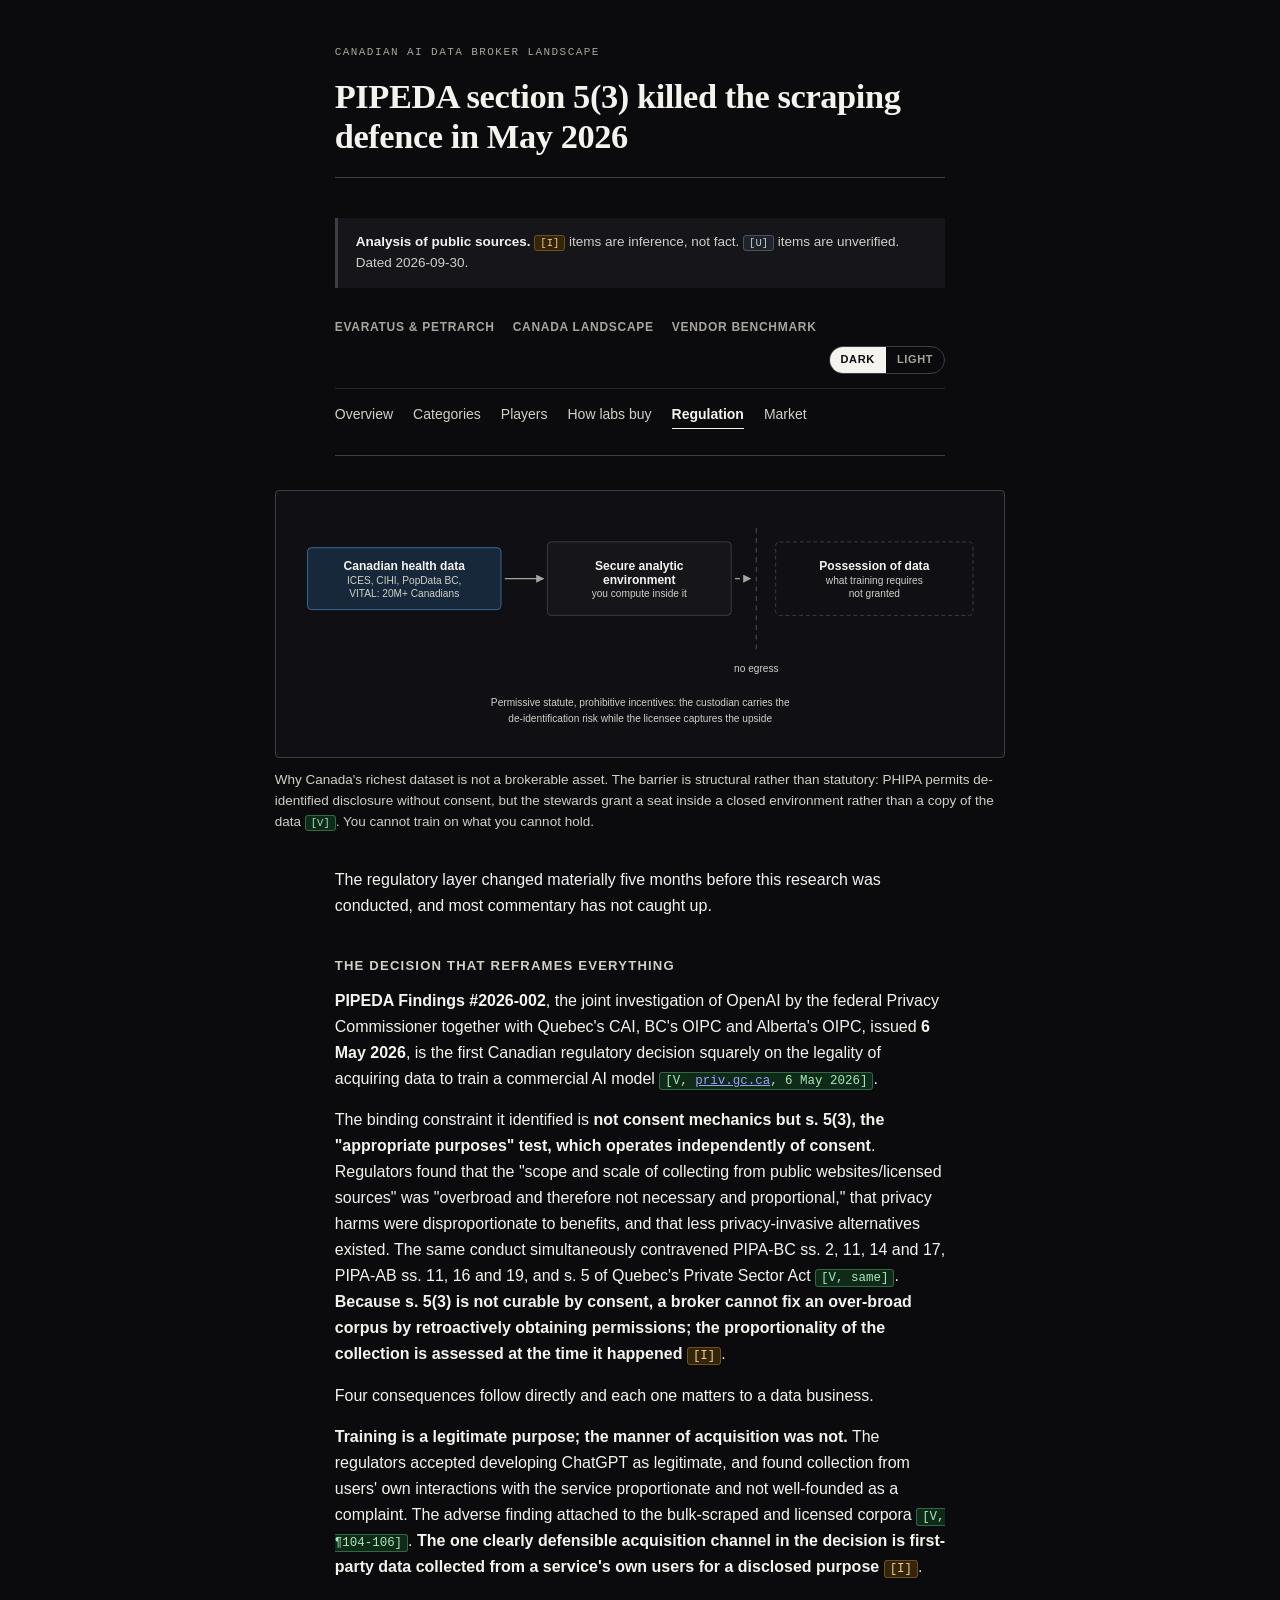
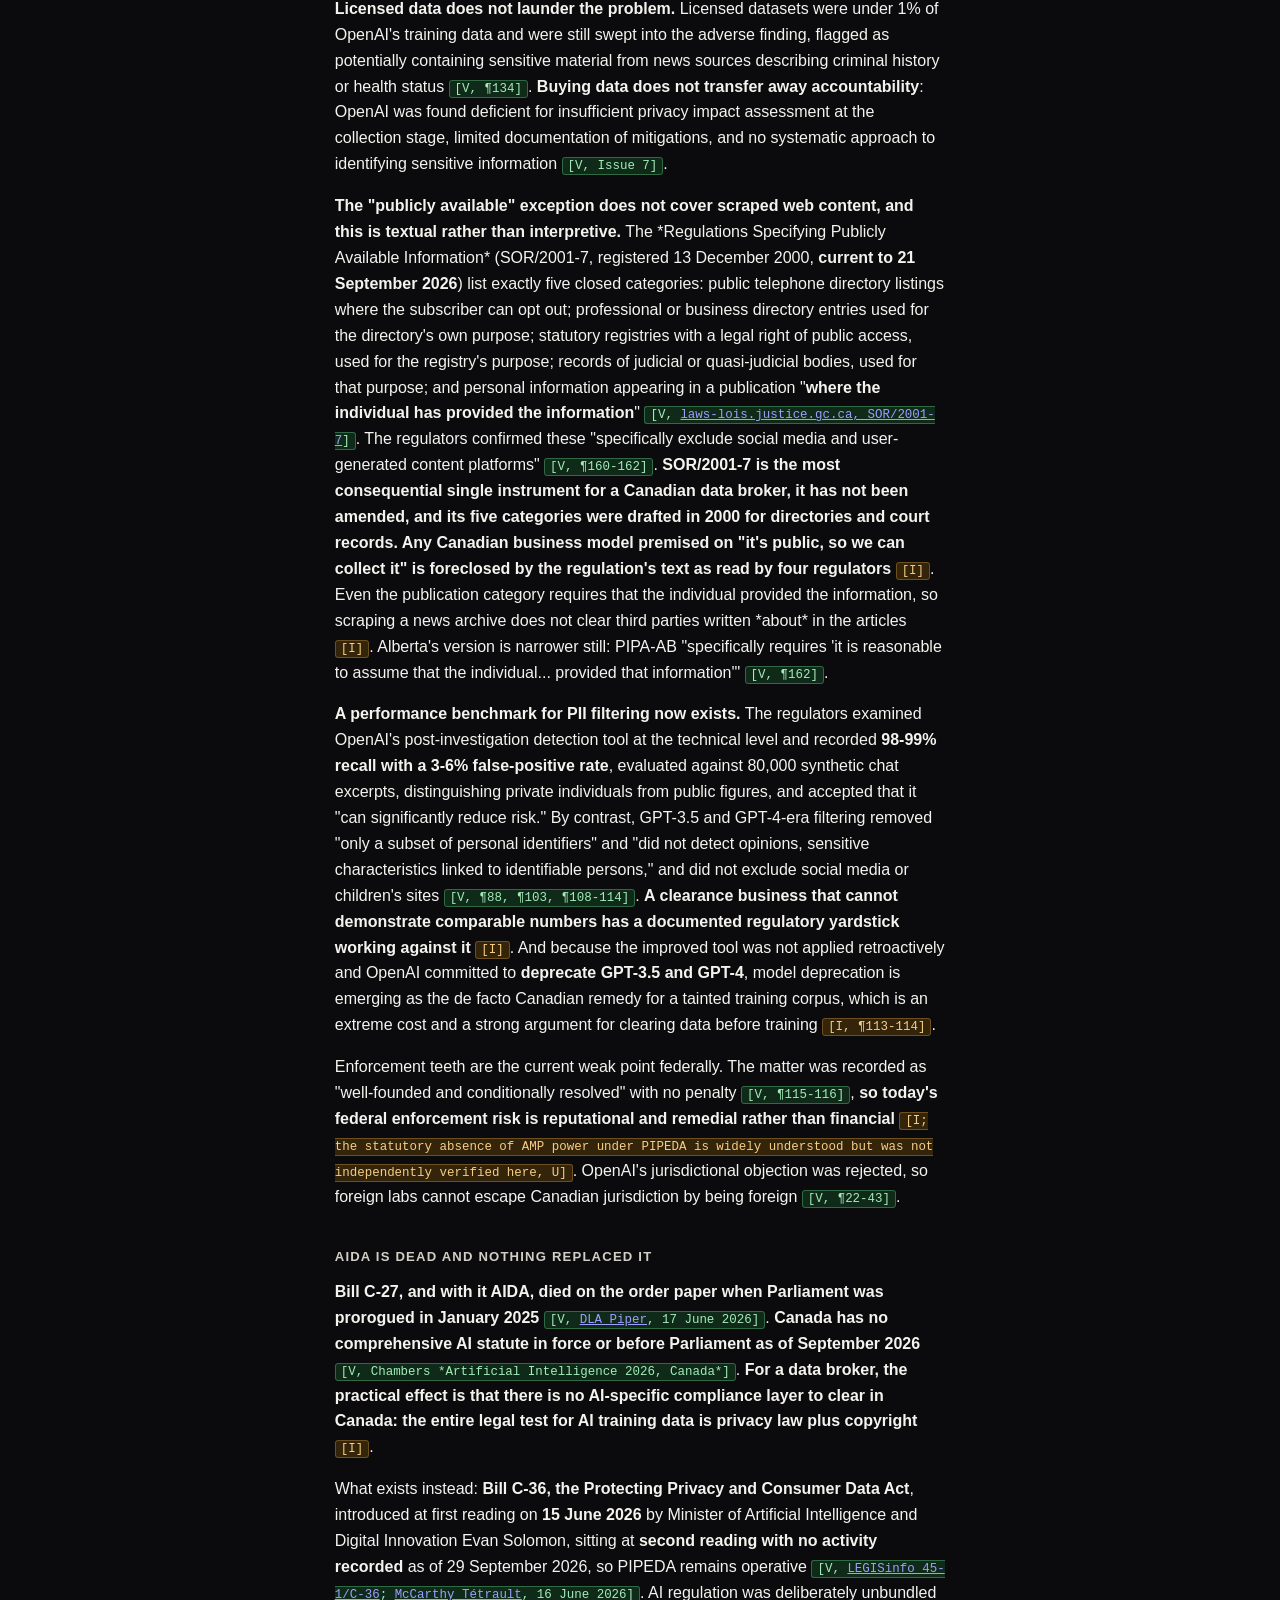
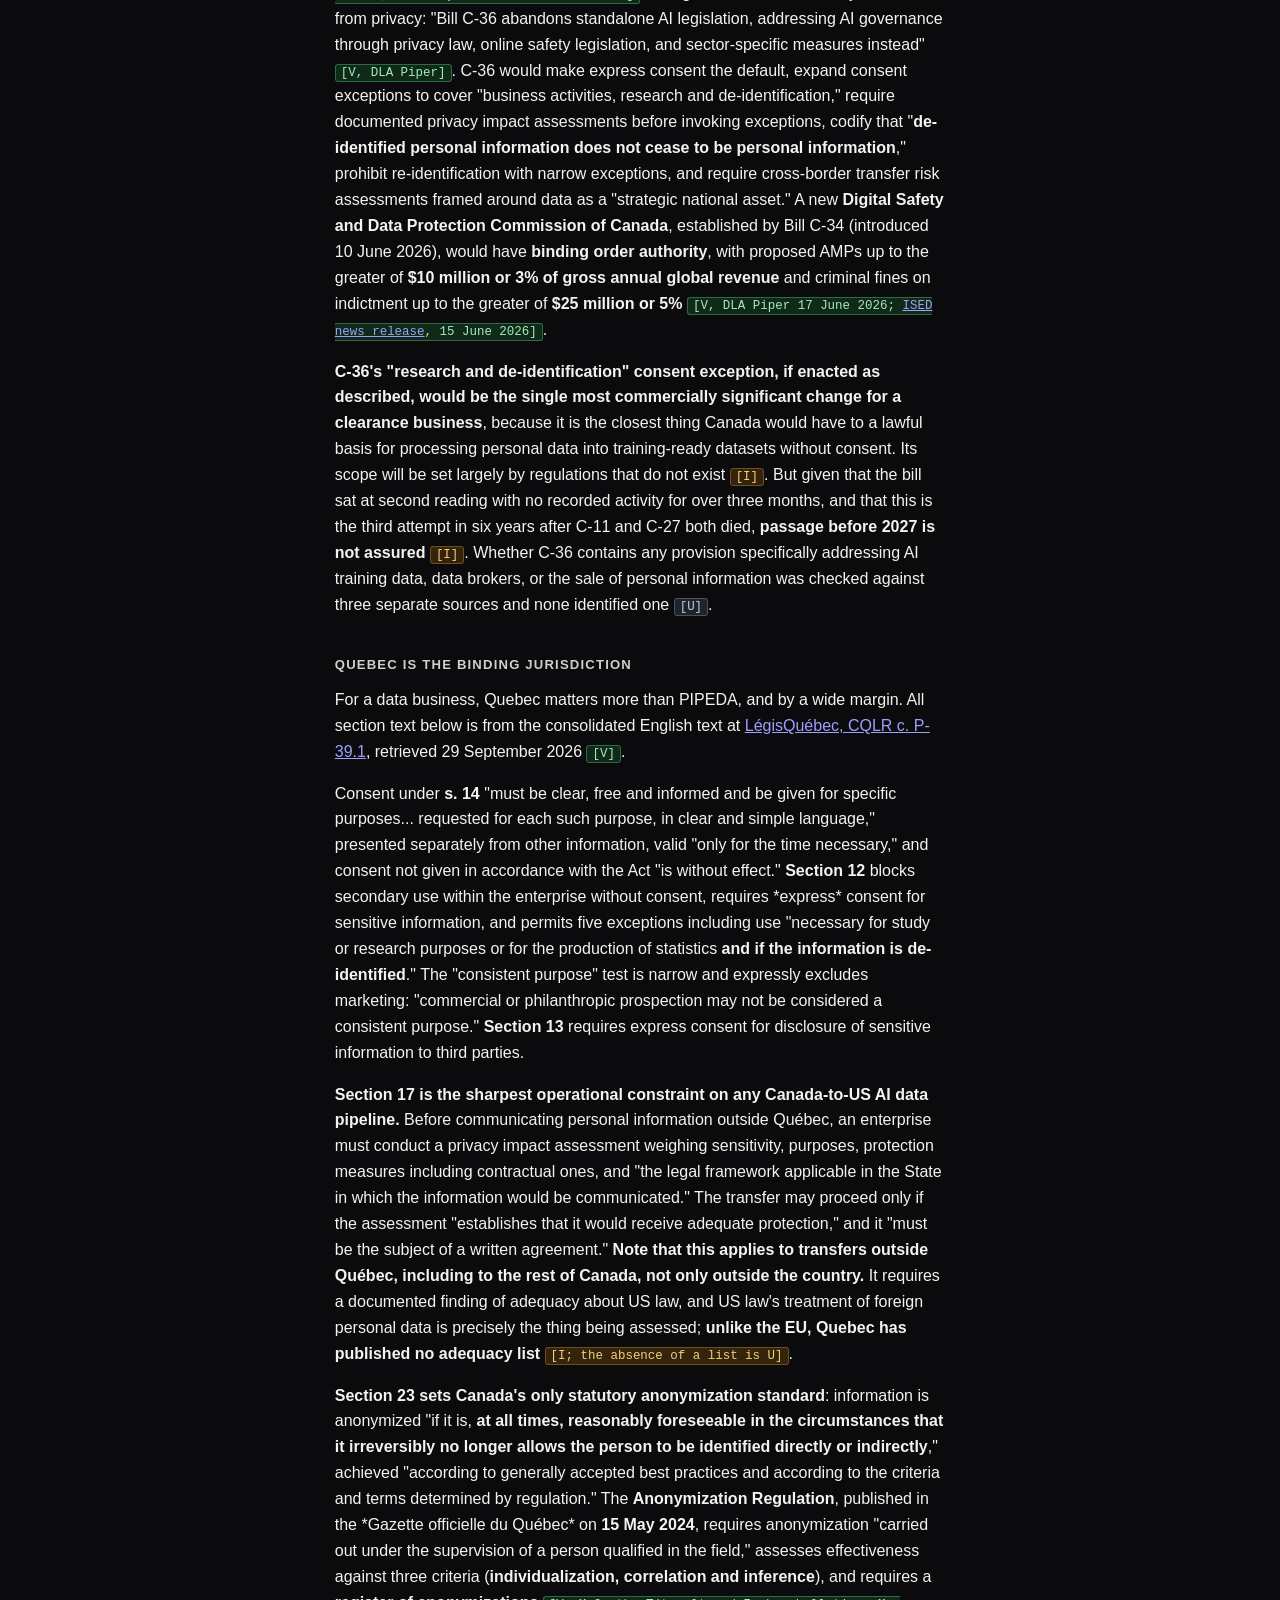
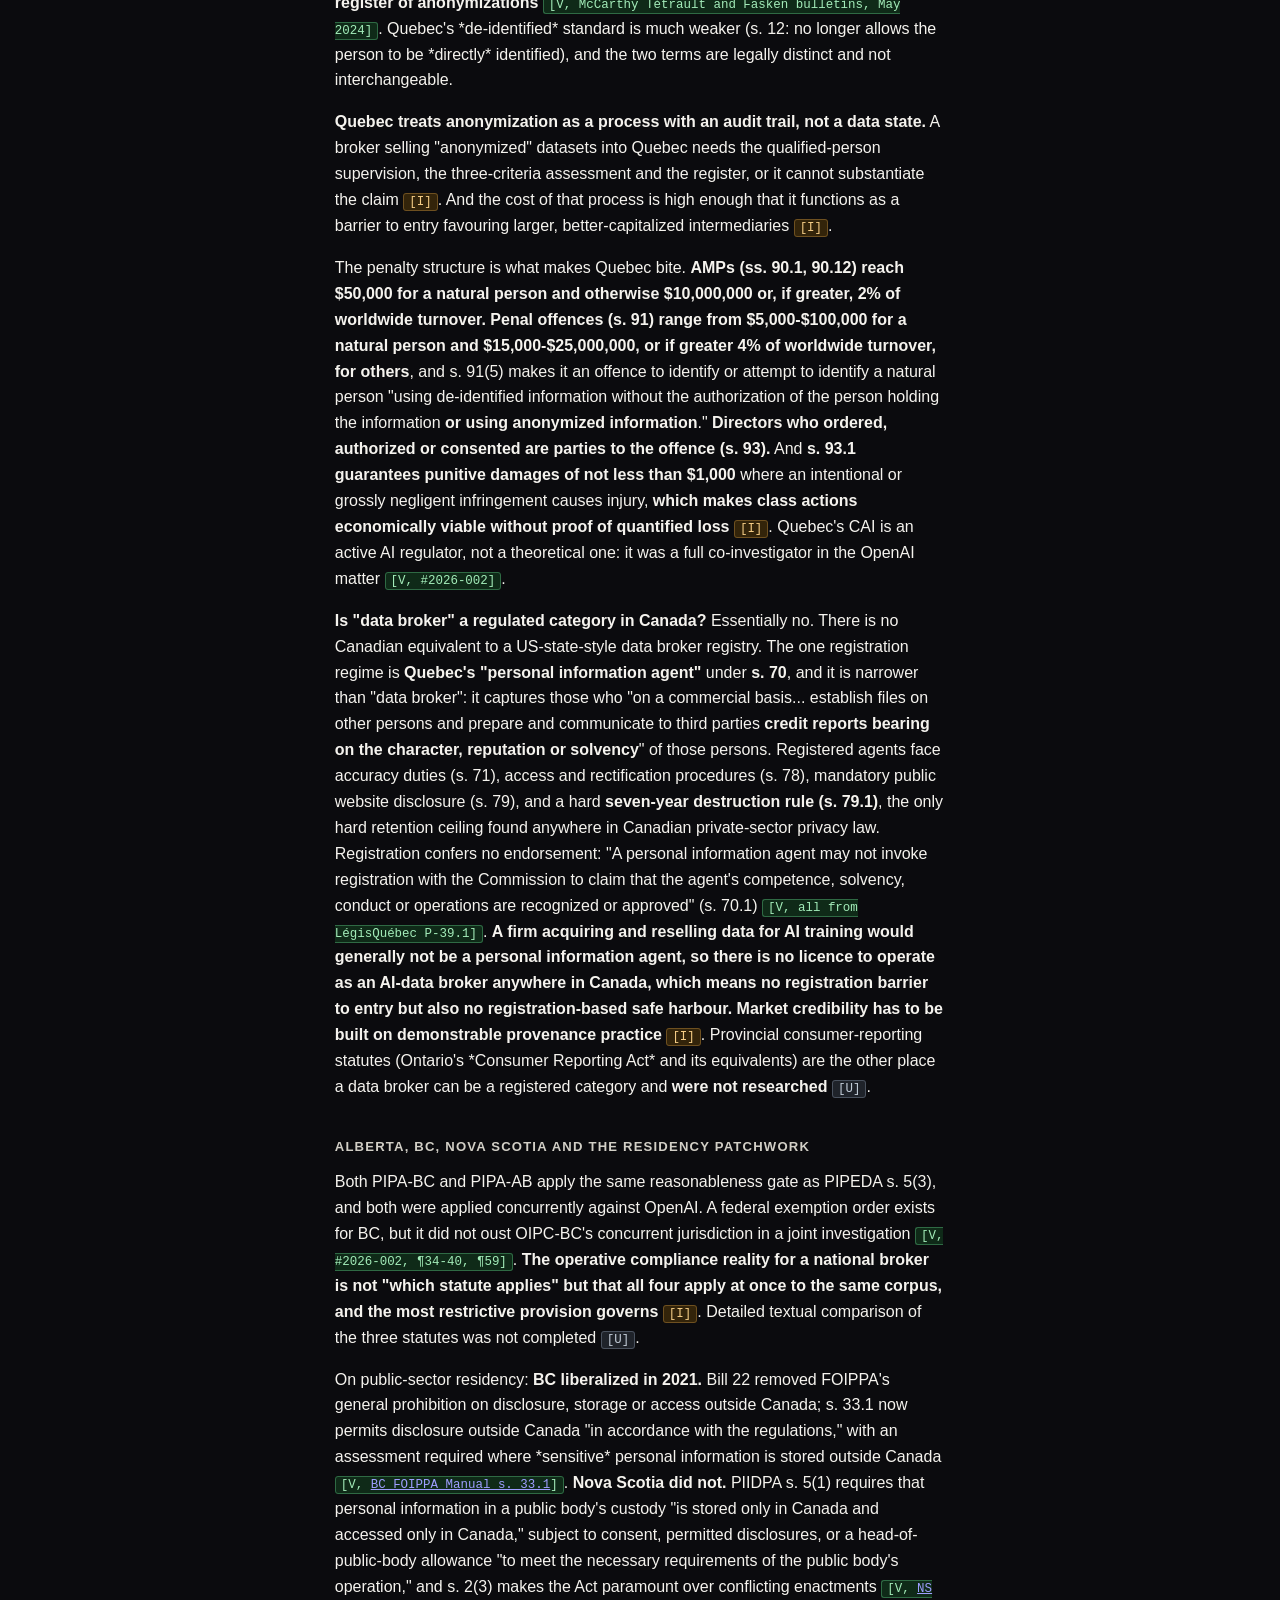
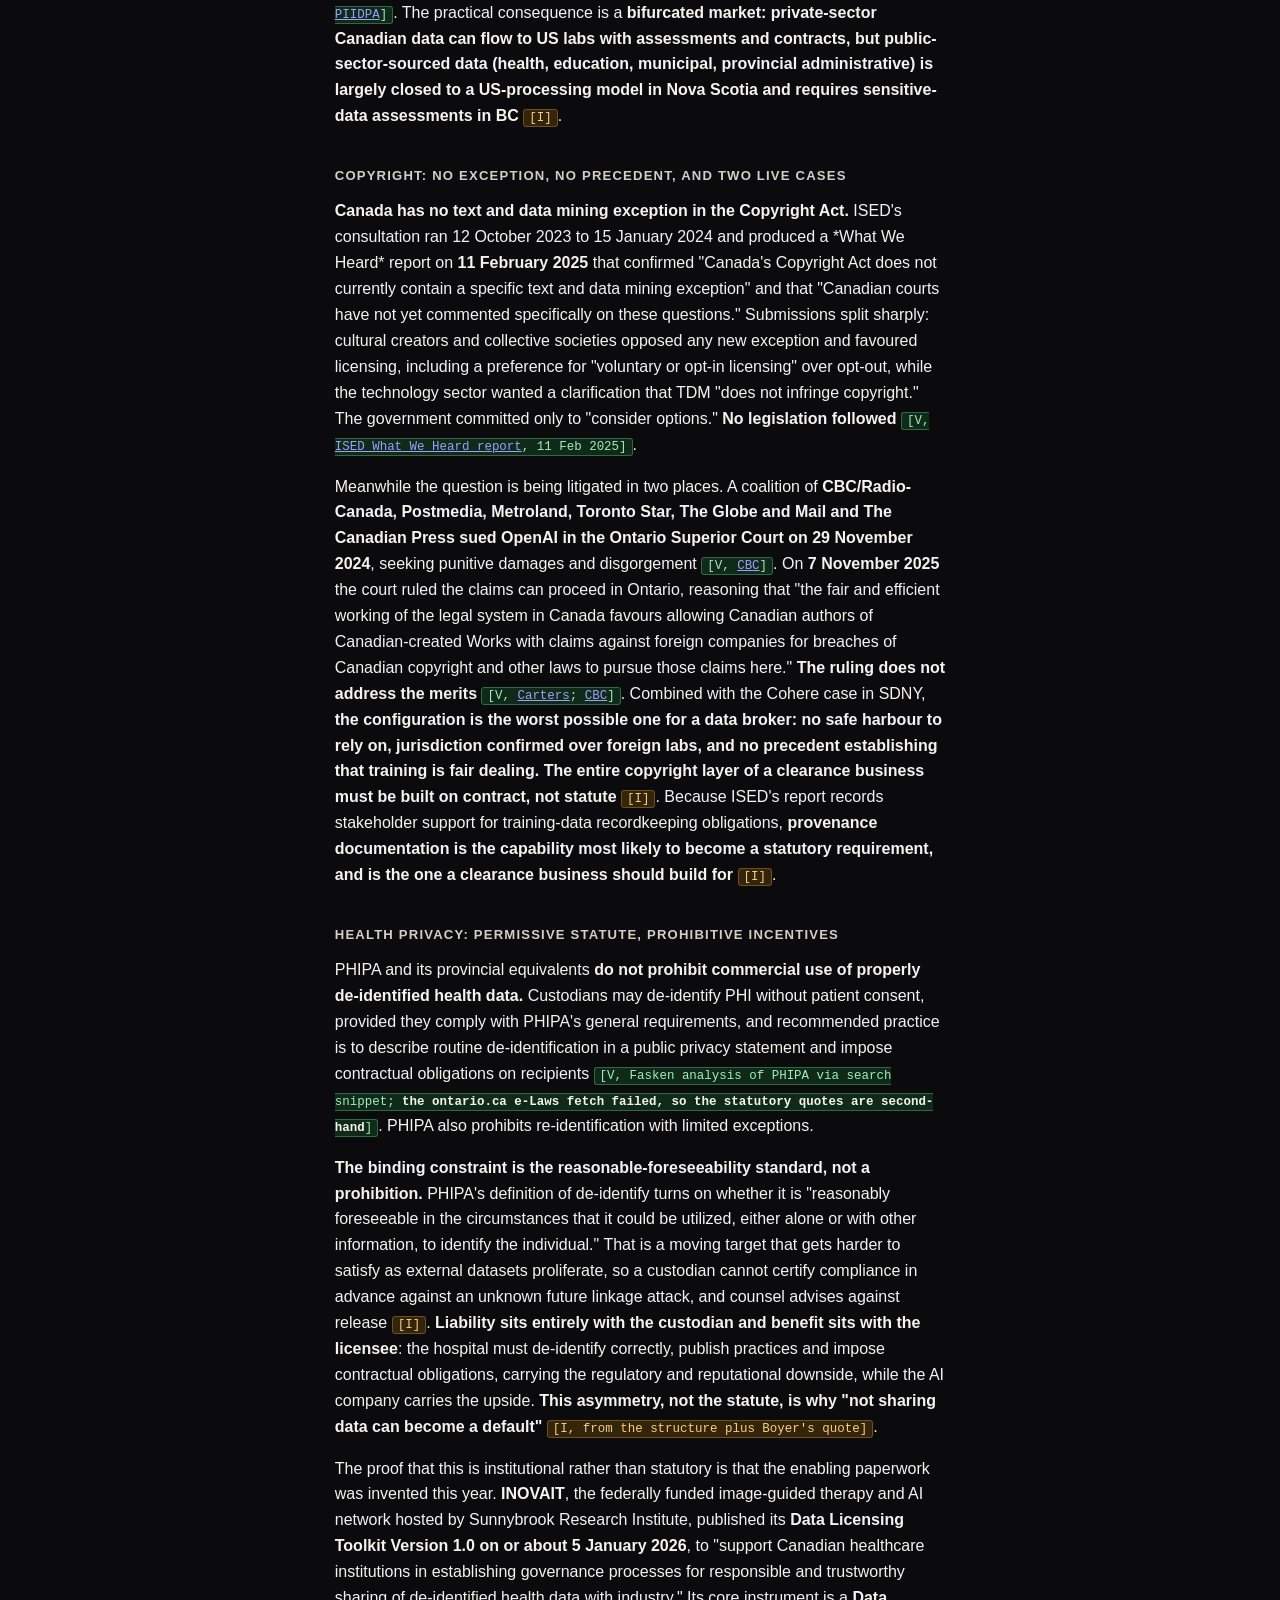
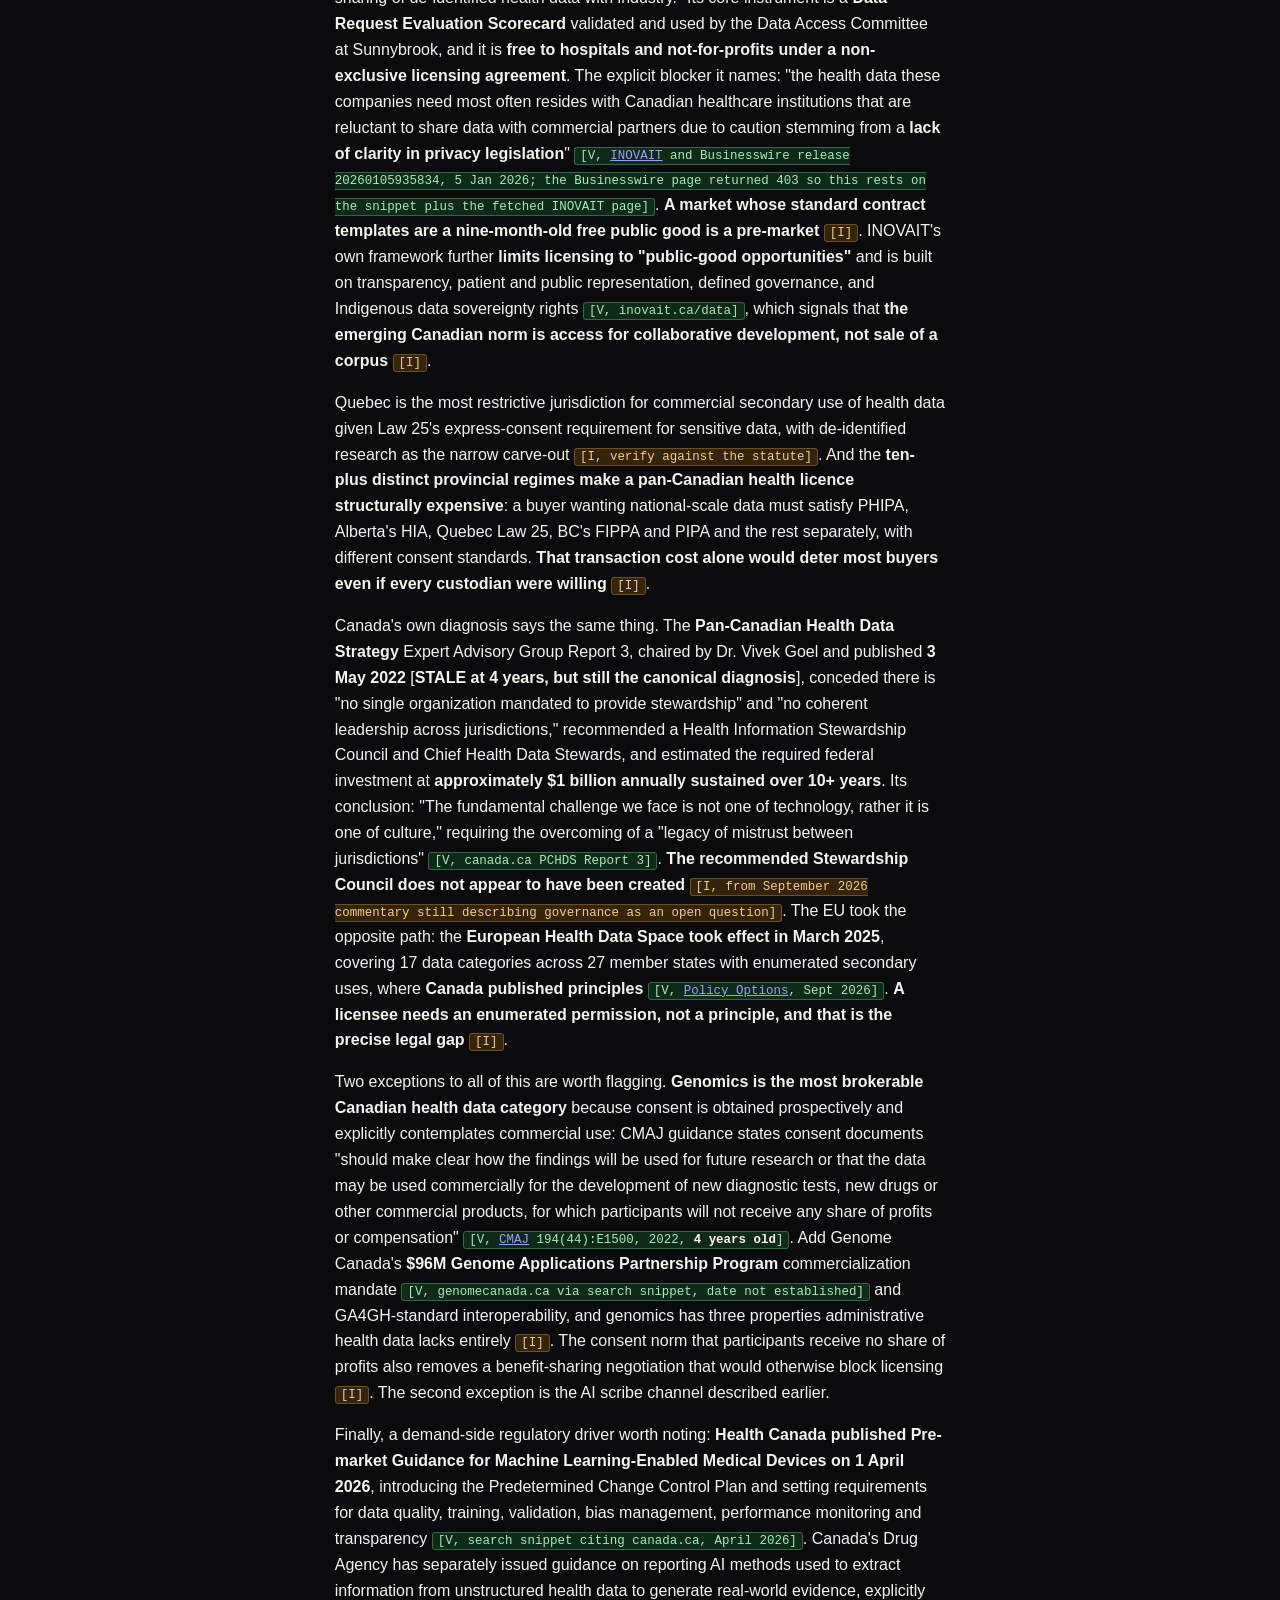
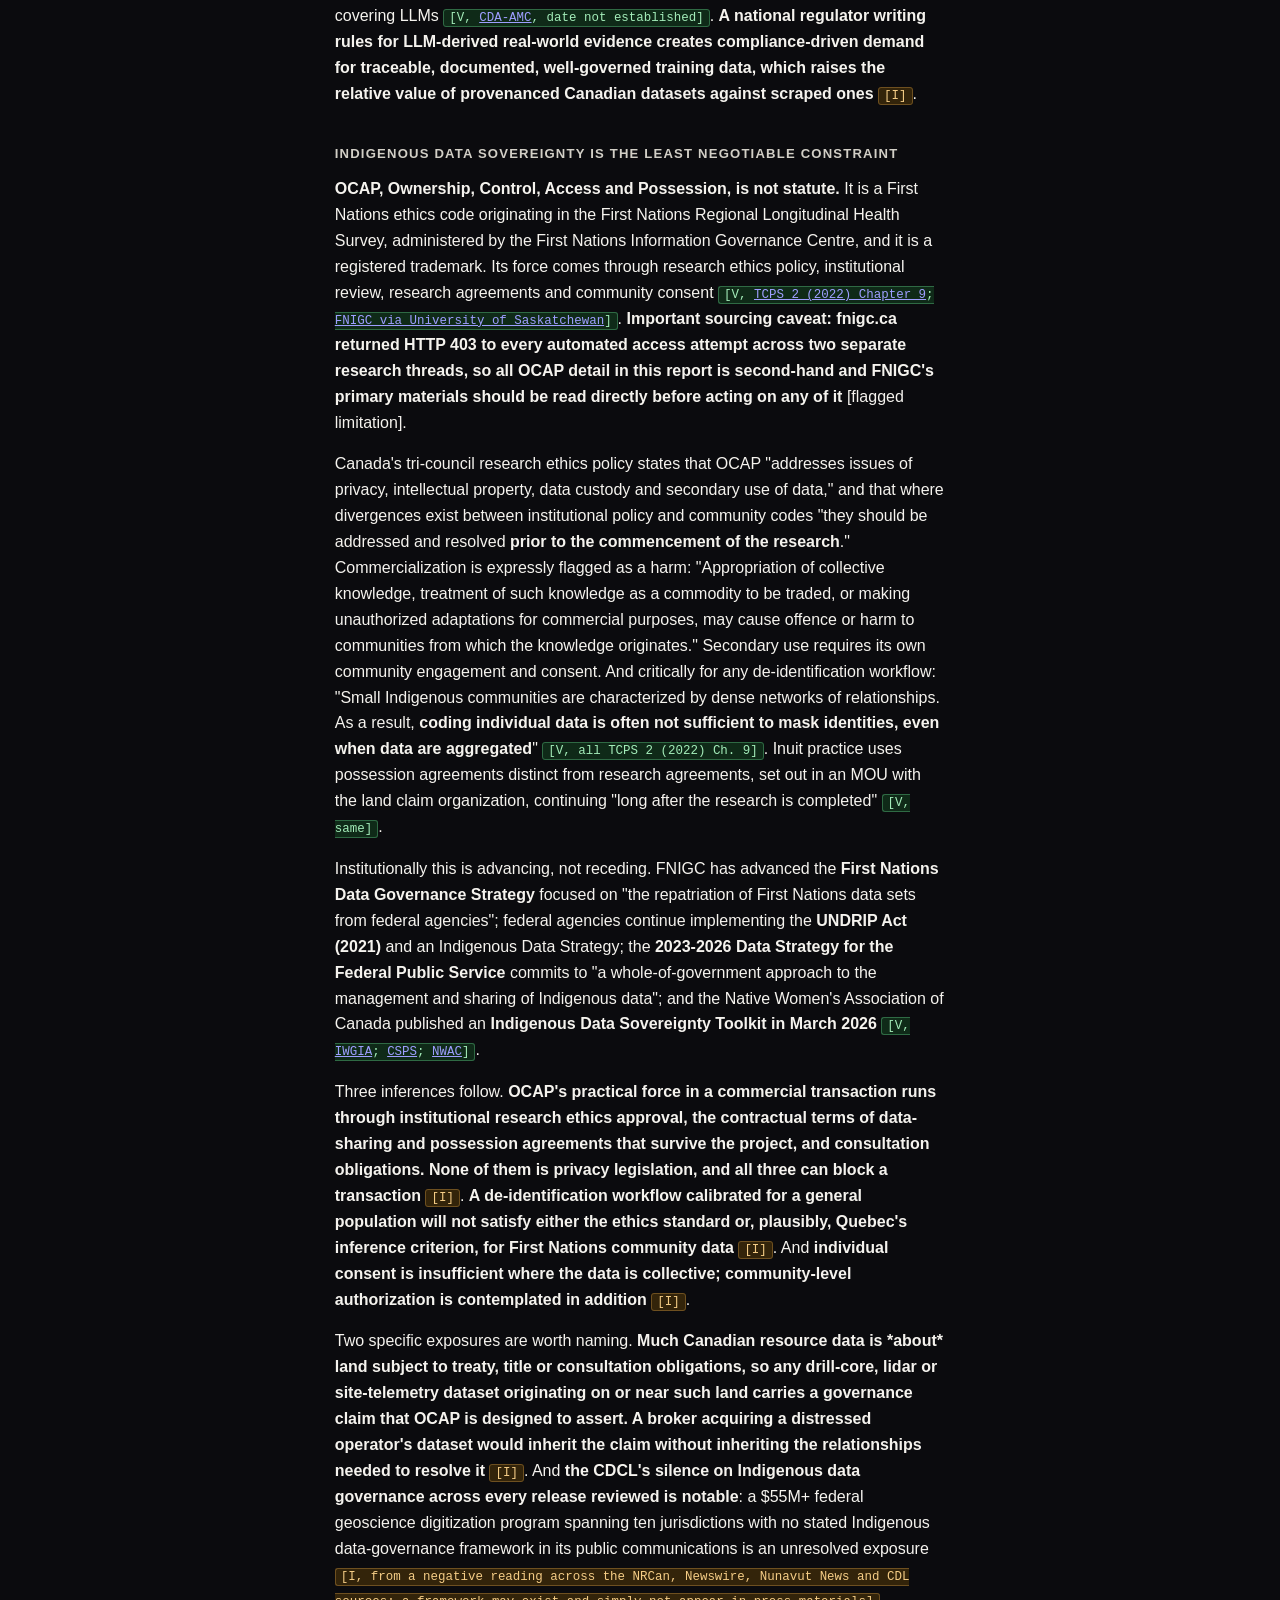
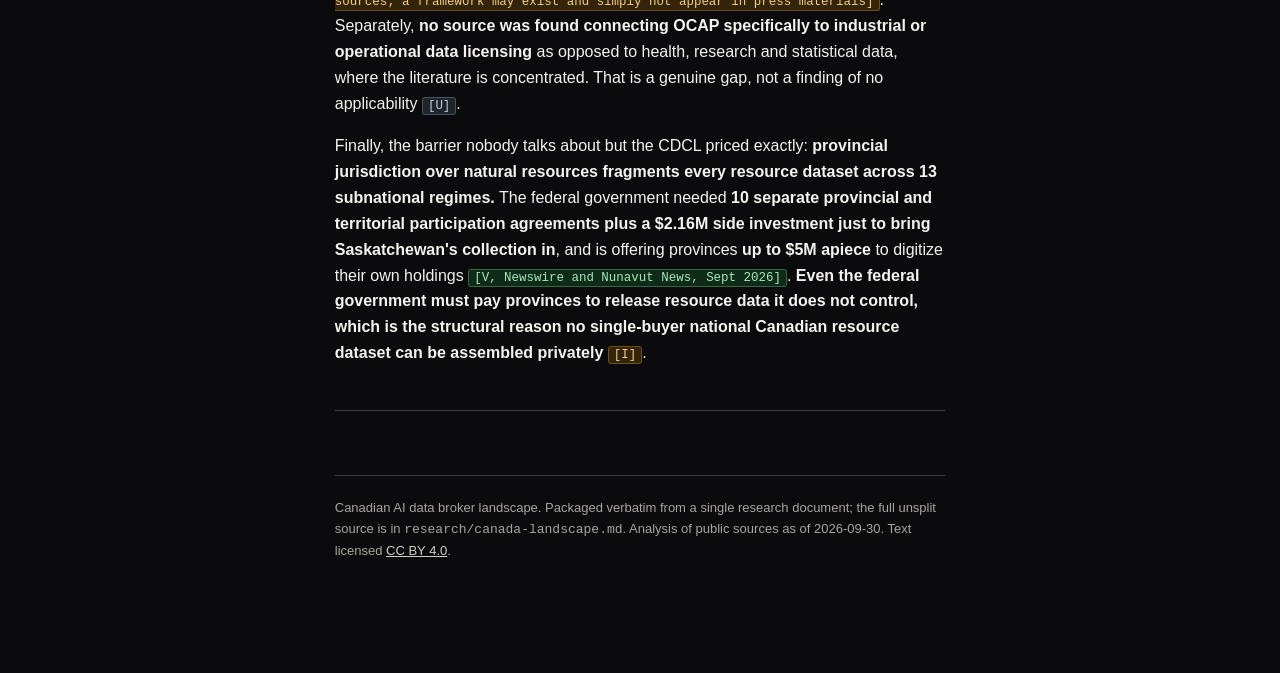
<file: docs/canada-regulation.html>
<!DOCTYPE html>
<html lang="en">
<head>
<meta charset="utf-8">
<meta name="viewport" content="width=device-width, initial-scale=1">
<title>Regulation — Canadian AI data broker landscape</title>
<meta name="description" content="Research on the Canadian AI and physical-AI training-data market: categories, players, buyers and how labs buy. 2026-09-30.">
<script>try{if(localStorage.getItem("theme")==="light")document.documentElement.setAttribute("data-theme","light")}catch(e){}</script>
<script src="./assets/theme.js" defer></script>
<link rel="stylesheet" href="./assets/style.css">
</head>
<body>
<div class="wrap">
<header class="masthead"><p class="eyebrow">Canadian AI data broker landscape</p><h1>PIPEDA section 5(3) killed the scraping defence in May 2026</h1></header>
<p class="provenance"><strong>Analysis of public sources.</strong> <span class="ref ref-I">[I]</span> items are inference, not fact. <span class="ref ref-U">[U]</span> items are unverified. Dated 2026-09-30.</p>
<nav class="nav nav-brief"><a href="./index.html">Evaratus &amp; Petrarch</a><a href="./canada.html">Canada landscape</a><a href="./benchmark.html">Vendor benchmark</a></nav>
<nav class="nav"><a href="./canada.html">Overview</a><a href="./canada-categories.html">Categories</a><a href="./canada-players.html">Players</a><a href="./canada-buying.html">How labs buy</a><a href="./canada-regulation.html" aria-current="page">Regulation</a><a href="./canada-market.html">Market</a></nav>
<figure class="fig"><div class="fig-scroll"><svg class="dgm" viewBox="0 0 720 238" role="img" aria-label="Canadian health stewards grant access to a secure analytic environment but not possession of the data, and training requires possession, so the data cannot cross the line." style="min-width:560px" xmlns="http://www.w3.org/2000/svg"><defs><marker id="a-c4" viewBox="0 0 10 10" refX="9" refY="5" markerWidth="6" markerHeight="6" orient="auto-start-reverse"><path class="mk" d="M0,0 L10,5 L0,10 z"/></marker><marker id="ad-c4" viewBox="0 0 10 10" refX="9" refY="5" markerWidth="6" markerHeight="6" orient="auto-start-reverse"><path class="mk mk-dim" d="M0,0 L10,5 L0,10 z"/></marker></defs><rect class="n n-key" x="16" y="40" width="200" height="64" rx="4"/><text class="lbl" x="116.0" y="63.0" text-anchor="middle">Canadian health data</text><text class="lbl-s" x="116.0" y="78.0" text-anchor="middle">ICES, CIHI, PopData BC,</text><text class="lbl-s" x="116.0" y="91.0" text-anchor="middle">VITAL: 20M+ Canadians</text><line class="edge" x1="220" y1="72" x2="260" y2="72" marker-end="url(#a-c4)"/><rect class="n" x="264" y="34" width="190" height="76" rx="4"/><text class="lbl" x="359.0" y="63.0" text-anchor="middle">Secure analytic</text><text class="lbl" x="359.0" y="78.0" text-anchor="middle">environment</text><text class="lbl-s" x="359.0" y="91.0" text-anchor="middle">you compute inside it</text><line class="divider" x1="480" y1="20" x2="480" y2="150"/><text class="lbl-s" x="480" y="168" text-anchor="middle">no egress</text><line class="edge edge-dash" x1="458" y1="72" x2="474" y2="72" marker-end="url(#ad-c4)"/><rect class="n n-dim" x="500" y="34" width="204" height="76" rx="4"/><text class="lbl" x="602.0" y="63.0" text-anchor="middle">Possession of data</text><text class="lbl-s" x="602.0" y="78.0" text-anchor="middle">what training requires</text><text class="lbl-s" x="602.0" y="91.0" text-anchor="middle">not granted</text><text class="lbl-s" x="360" y="204" text-anchor="middle">Permissive statute, prohibitive incentives: the custodian carries the</text><text class="lbl-s" x="360" y="220" text-anchor="middle">de-identification risk while the licensee captures the upside</text></svg></div><figcaption>Why Canada's richest dataset is not a brokerable asset. The barrier is structural rather than statutory: PHIPA permits de-identified disclosure without consent, but the stewards grant a seat inside a closed environment rather than a copy of the data <span class="ref ref-V">[V]</span>. You cannot train on what you cannot hold.</figcaption></figure><p>The regulatory layer changed materially five months before this research was conducted, and most commentary has not caught up.</p>
<h3>The decision that reframes everything</h3>
<p><strong>PIPEDA Findings #2026-002</strong>, the joint investigation of OpenAI by the federal Privacy Commissioner together with Quebec's CAI, BC's OIPC and Alberta's OIPC, issued <strong>6 May 2026</strong>, is the first Canadian regulatory decision squarely on the legality of acquiring data to train a commercial AI model <span class="tag tag-V">[V, <a href="https://www.priv.gc.ca/en/opc-actions-and-decisions/investigations/investigations-into-businesses/2026/pipeda-2026-002/" target="_blank" rel="noopener noreferrer">priv.gc.ca</a>, 6 May 2026]</span>.</p>
<p>The binding constraint it identified is <strong>not consent mechanics but s. 5(3), the "appropriate purposes" test, which operates independently of consent</strong>. Regulators found that the "scope and scale of collecting from public websites/licensed sources" was "overbroad and therefore not necessary and proportional," that privacy harms were disproportionate to benefits, and that less privacy-invasive alternatives existed. The same conduct simultaneously contravened PIPA-BC ss. 2, 11, 14 and 17, PIPA-AB ss. 11, 16 and 19, and s. 5 of Quebec's Private Sector Act <span class="tag tag-V">[V, same]</span>. <strong>Because s. 5(3) is not curable by consent, a broker cannot fix an over-broad corpus by retroactively obtaining permissions; the proportionality of the collection is assessed at the time it happened</strong> <span class="tag tag-I">[I]</span>.</p>
<p>Four consequences follow directly and each one matters to a data business.</p>
<p><strong>Training is a legitimate purpose; the manner of acquisition was not.</strong> The regulators accepted developing ChatGPT as legitimate, and found collection from users' own interactions with the service proportionate and not well-founded as a complaint. The adverse finding attached to the bulk-scraped and licensed corpora <span class="tag tag-V">[V, ¶104-106]</span>. <strong>The one clearly defensible acquisition channel in the decision is first-party data collected from a service's own users for a disclosed purpose</strong> <span class="tag tag-I">[I]</span>.</p>
<p><strong>Licensed data does not launder the problem.</strong> Licensed datasets were under 1% of OpenAI's training data and were still swept into the adverse finding, flagged as potentially containing sensitive material from news sources describing criminal history or health status <span class="tag tag-V">[V, ¶134]</span>. <strong>Buying data does not transfer away accountability</strong>: OpenAI was found deficient for insufficient privacy impact assessment at the collection stage, limited documentation of mitigations, and no systematic approach to identifying sensitive information <span class="tag tag-V">[V, Issue 7]</span>.</p>
<p><strong>The "publicly available" exception does not cover scraped web content, and this is textual rather than interpretive.</strong> The *Regulations Specifying Publicly Available Information* (SOR/2001-7, registered 13 December 2000, <strong>current to 21 September 2026</strong>) list exactly five closed categories: public telephone directory listings where the subscriber can opt out; professional or business directory entries used for the directory's own purpose; statutory registries with a legal right of public access, used for the registry's purpose; records of judicial or quasi-judicial bodies, used for that purpose; and personal information appearing in a publication "<strong>where the individual has provided the information</strong>" <span class="tag tag-V">[V, <a href="https://laws-lois.justice.gc.ca/eng/regulations/SOR-2001-7/page-1.html" target="_blank" rel="noopener noreferrer">laws-lois.justice.gc.ca, SOR/2001-7</a>]</span>. The regulators confirmed these "specifically exclude social media and user-generated content platforms" <span class="tag tag-V">[V, ¶160-162]</span>. <strong>SOR/2001-7 is the most consequential single instrument for a Canadian data broker, it has not been amended, and its five categories were drafted in 2000 for directories and court records. Any Canadian business model premised on "it's public, so we can collect it" is foreclosed by the regulation's text as read by four regulators</strong> <span class="tag tag-I">[I]</span>. Even the publication category requires that the individual provided the information, so scraping a news archive does not clear third parties written *about* in the articles <span class="tag tag-I">[I]</span>. Alberta's version is narrower still: PIPA-AB "specifically requires 'it is reasonable to assume that the individual... provided that information'" <span class="tag tag-V">[V, ¶162]</span>.</p>
<p><strong>A performance benchmark for PII filtering now exists.</strong> The regulators examined OpenAI's post-investigation detection tool at the technical level and recorded <strong>98-99% recall with a 3-6% false-positive rate</strong>, evaluated against 80,000 synthetic chat excerpts, distinguishing private individuals from public figures, and accepted that it "can significantly reduce risk." By contrast, GPT-3.5 and GPT-4-era filtering removed "only a subset of personal identifiers" and "did not detect opinions, sensitive characteristics linked to identifiable persons," and did not exclude social media or children's sites <span class="tag tag-V">[V, ¶88, ¶103, ¶108-114]</span>. <strong>A clearance business that cannot demonstrate comparable numbers has a documented regulatory yardstick working against it</strong> <span class="tag tag-I">[I]</span>. And because the improved tool was not applied retroactively and OpenAI committed to <strong>deprecate GPT-3.5 and GPT-4</strong>, model deprecation is emerging as the de facto Canadian remedy for a tainted training corpus, which is an extreme cost and a strong argument for clearing data before training <span class="tag tag-I">[I, ¶113-114]</span>.</p>
<p>Enforcement teeth are the current weak point federally. The matter was recorded as "well-founded and conditionally resolved" with no penalty <span class="tag tag-V">[V, ¶115-116]</span>, <strong>so today's federal enforcement risk is reputational and remedial rather than financial</strong> <span class="tag tag-I">[I; the statutory absence of AMP power under PIPEDA is widely understood but was not independently verified here, U]</span>. OpenAI's jurisdictional objection was rejected, so foreign labs cannot escape Canadian jurisdiction by being foreign <span class="tag tag-V">[V, ¶22-43]</span>.</p>
<h3>AIDA is dead and nothing replaced it</h3>
<p><strong>Bill C-27, and with it AIDA, died on the order paper when Parliament was prorogued in January 2025</strong> <span class="tag tag-V">[V, <a href="https://www.dlapiper.com/en-us/insights/publications/2026/06/canada-tables-bill-c36-the-protecting-privacy-and-consumer-data-act" target="_blank" rel="noopener noreferrer">DLA Piper</a>, 17 June 2026]</span>. <strong>Canada has no comprehensive AI statute in force or before Parliament as of September 2026</strong> <span class="tag tag-V">[V, Chambers *Artificial Intelligence 2026, Canada*]</span>. <strong>For a data broker, the practical effect is that there is no AI-specific compliance layer to clear in Canada: the entire legal test for AI training data is privacy law plus copyright</strong> <span class="tag tag-I">[I]</span>.</p>
<p>What exists instead: <strong>Bill C-36, the Protecting Privacy and Consumer Data Act</strong>, introduced at first reading on <strong>15 June 2026</strong> by Minister of Artificial Intelligence and Digital Innovation Evan Solomon, sitting at <strong>second reading with no activity recorded</strong> as of 29 September 2026, so PIPEDA remains operative <span class="tag tag-V">[V, <a href="https://www.parl.ca/legisinfo/en/bill/45-1/c-36" target="_blank" rel="noopener noreferrer">LEGISinfo 45-1/C-36</a>; <a href="https://www.mccarthy.ca/en/insights/blogs/techlex/bill-c-36-what-organizations-need-to-know-about-canada-s-new-privacy-reform" target="_blank" rel="noopener noreferrer">McCarthy Tétrault</a>, 16 June 2026]</span>. AI regulation was deliberately unbundled from privacy: "Bill C-36 abandons standalone AI legislation, addressing AI governance through privacy law, online safety legislation, and sector-specific measures instead" <span class="tag tag-V">[V, DLA Piper]</span>. C-36 would make express consent the default, expand consent exceptions to cover "business activities, research and de-identification," require documented privacy impact assessments before invoking exceptions, codify that "<strong>de-identified personal information does not cease to be personal information</strong>," prohibit re-identification with narrow exceptions, and require cross-border transfer risk assessments framed around data as a "strategic national asset." A new <strong>Digital Safety and Data Protection Commission of Canada</strong>, established by Bill C-34 (introduced 10 June 2026), would have <strong>binding order authority</strong>, with proposed AMPs up to the greater of <strong>$10 million or 3% of gross annual global revenue</strong> and criminal fines on indictment up to the greater of <strong>$25 million or 5%</strong> <span class="tag tag-V">[V, DLA Piper 17 June 2026; <a href="https://www.canada.ca/en/innovation-science-economic-development/news/2026/06/government-of-canada-tables-new-legislation-to-protect-childrens-data-strengthen-privacy-and-build-trust-in-the-digital-economy.html" target="_blank" rel="noopener noreferrer">ISED news release</a>, 15 June 2026]</span>.</p>
<p><strong>C-36's "research and de-identification" consent exception, if enacted as described, would be the single most commercially significant change for a clearance business</strong>, because it is the closest thing Canada would have to a lawful basis for processing personal data into training-ready datasets without consent. Its scope will be set largely by regulations that do not exist <span class="tag tag-I">[I]</span>. But given that the bill sat at second reading with no recorded activity for over three months, and that this is the third attempt in six years after C-11 and C-27 both died, <strong>passage before 2027 is not assured</strong> <span class="tag tag-I">[I]</span>. Whether C-36 contains any provision specifically addressing AI training data, data brokers, or the sale of personal information was checked against three separate sources and none identified one <span class="tag tag-U">[U]</span>.</p>
<h3>Quebec is the binding jurisdiction</h3>
<p>For a data business, Quebec matters more than PIPEDA, and by a wide margin. All section text below is from the consolidated English text at <a href="https://www.legisquebec.gouv.qc.ca/en/document/cs/P-39.1" target="_blank" rel="noopener noreferrer">LégisQuébec, CQLR c. P-39.1</a>, retrieved 29 September 2026 <span class="tag tag-V">[V]</span>.</p>
<p>Consent under <strong>s. 14</strong> "must be clear, free and informed and be given for specific purposes... requested for each such purpose, in clear and simple language," presented separately from other information, valid "only for the time necessary," and consent not given in accordance with the Act "is without effect." <strong>Section 12</strong> blocks secondary use within the enterprise without consent, requires *express* consent for sensitive information, and permits five exceptions including use "necessary for study or research purposes or for the production of statistics <strong>and if the information is de-identified</strong>." The "consistent purpose" test is narrow and expressly excludes marketing: "commercial or philanthropic prospection may not be considered a consistent purpose." <strong>Section 13</strong> requires express consent for disclosure of sensitive information to third parties.</p>
<p><strong>Section 17 is the sharpest operational constraint on any Canada-to-US AI data pipeline.</strong> Before communicating personal information outside Québec, an enterprise must conduct a privacy impact assessment weighing sensitivity, purposes, protection measures including contractual ones, and "the legal framework applicable in the State in which the information would be communicated." The transfer may proceed only if the assessment "establishes that it would receive adequate protection," and it "must be the subject of a written agreement." <strong>Note that this applies to transfers outside Québec, including to the rest of Canada, not only outside the country.</strong> It requires a documented finding of adequacy about US law, and US law's treatment of foreign personal data is precisely the thing being assessed; <strong>unlike the EU, Quebec has published no adequacy list</strong> <span class="tag tag-I">[I; the absence of a list is U]</span>.</p>
<p><strong>Section 23 sets Canada's only statutory anonymization standard</strong>: information is anonymized "if it is, <strong>at all times, reasonably foreseeable in the circumstances that it irreversibly no longer allows the person to be identified directly or indirectly</strong>," achieved "according to generally accepted best practices and according to the criteria and terms determined by regulation." The <strong>Anonymization Regulation</strong>, published in the *Gazette officielle du Québec* on <strong>15 May 2024</strong>, requires anonymization "carried out under the supervision of a person qualified in the field," assesses effectiveness against three criteria (<strong>individualization, correlation and inference</strong>), and requires a <strong>register of anonymizations</strong> <span class="tag tag-V">[V, McCarthy Tétrault and Fasken bulletins, May 2024]</span>. Quebec's *de-identified* standard is much weaker (s. 12: no longer allows the person to be *directly* identified), and the two terms are legally distinct and not interchangeable.</p>
<p><strong>Quebec treats anonymization as a process with an audit trail, not a data state.</strong> A broker selling "anonymized" datasets into Quebec needs the qualified-person supervision, the three-criteria assessment and the register, or it cannot substantiate the claim <span class="tag tag-I">[I]</span>. And the cost of that process is high enough that it functions as a barrier to entry favouring larger, better-capitalized intermediaries <span class="tag tag-I">[I]</span>.</p>
<p>The penalty structure is what makes Quebec bite. <strong>AMPs (ss. 90.1, 90.12) reach $50,000 for a natural person and otherwise $10,000,000 or, if greater, 2% of worldwide turnover.</strong> <strong>Penal offences (s. 91) range from $5,000-$100,000 for a natural person and $15,000-$25,000,000, or if greater 4% of worldwide turnover, for others</strong>, and s. 91(5) makes it an offence to identify or attempt to identify a natural person "using de-identified information without the authorization of the person holding the information <strong>or using anonymized information</strong>." <strong>Directors who ordered, authorized or consented are parties to the offence (s. 93).</strong> And <strong>s. 93.1 guarantees punitive damages of not less than $1,000</strong> where an intentional or grossly negligent infringement causes injury, <strong>which makes class actions economically viable without proof of quantified loss</strong> <span class="tag tag-I">[I]</span>. Quebec's CAI is an active AI regulator, not a theoretical one: it was a full co-investigator in the OpenAI matter <span class="tag tag-V">[V, #2026-002]</span>.</p>
<p><strong>Is "data broker" a regulated category in Canada?</strong> Essentially no. There is no Canadian equivalent to a US-state-style data broker registry. The one registration regime is <strong>Quebec's "personal information agent"</strong> under <strong>s. 70</strong>, and it is narrower than "data broker": it captures those who "on a commercial basis... establish files on other persons and prepare and communicate to third parties <strong>credit reports bearing on the character, reputation or solvency</strong>" of those persons. Registered agents face accuracy duties (s. 71), access and rectification procedures (s. 78), mandatory public website disclosure (s. 79), and a hard <strong>seven-year destruction rule (s. 79.1)</strong>, the only hard retention ceiling found anywhere in Canadian private-sector privacy law. Registration confers no endorsement: "A personal information agent may not invoke registration with the Commission to claim that the agent's competence, solvency, conduct or operations are recognized or approved" (s. 70.1) <span class="tag tag-V">[V, all from LégisQuébec P-39.1]</span>. <strong>A firm acquiring and reselling data for AI training would generally not be a personal information agent, so there is no licence to operate as an AI-data broker anywhere in Canada, which means no registration barrier to entry but also no registration-based safe harbour. Market credibility has to be built on demonstrable provenance practice</strong> <span class="tag tag-I">[I]</span>. Provincial consumer-reporting statutes (Ontario's *Consumer Reporting Act* and its equivalents) are the other place a data broker can be a registered category and <strong>were not researched</strong> <span class="tag tag-U">[U]</span>.</p>
<h3>Alberta, BC, Nova Scotia and the residency patchwork</h3>
<p>Both PIPA-BC and PIPA-AB apply the same reasonableness gate as PIPEDA s. 5(3), and both were applied concurrently against OpenAI. A federal exemption order exists for BC, but it did not oust OIPC-BC's concurrent jurisdiction in a joint investigation <span class="tag tag-V">[V, #2026-002, ¶34-40, ¶59]</span>. <strong>The operative compliance reality for a national broker is not "which statute applies" but that all four apply at once to the same corpus, and the most restrictive provision governs</strong> <span class="tag tag-I">[I]</span>. Detailed textual comparison of the three statutes was not completed <span class="tag tag-U">[U]</span>.</p>
<p>On public-sector residency: <strong>BC liberalized in 2021.</strong> Bill 22 removed FOIPPA's general prohibition on disclosure, storage or access outside Canada; s. 33.1 now permits disclosure outside Canada "in accordance with the regulations," with an assessment required where *sensitive* personal information is stored outside Canada <span class="tag tag-V">[V, <a href="https://www2.gov.bc.ca/gov/content/governments/services-for-government/policies-procedures/foippa-manual/disclosure-outside-canada" target="_blank" rel="noopener noreferrer">BC FOIPPA Manual s. 33.1</a>]</span>. <strong>Nova Scotia did not.</strong> PIIDPA s. 5(1) requires that personal information in a public body's custody "is stored only in Canada and accessed only in Canada," subject to consent, permitted disclosures, or a head-of-public-body allowance "to meet the necessary requirements of the public body's operation," and s. 2(3) makes the Act paramount over conflicting enactments <span class="tag tag-V">[V, <a href="https://nslegislature.ca/sites/default/files/legc/statutes/persinfo.htm" target="_blank" rel="noopener noreferrer">NS PIIDPA</a>]</span>. The practical consequence is a <strong>bifurcated market: private-sector Canadian data can flow to US labs with assessments and contracts, but public-sector-sourced data (health, education, municipal, provincial administrative) is largely closed to a US-processing model in Nova Scotia and requires sensitive-data assessments in BC</strong> <span class="tag tag-I">[I]</span>.</p>
<h3>Copyright: no exception, no precedent, and two live cases</h3>
<p><strong>Canada has no text and data mining exception in the Copyright Act.</strong> ISED's consultation ran 12 October 2023 to 15 January 2024 and produced a *What We Heard* report on <strong>11 February 2025</strong> that confirmed "Canada's Copyright Act does not currently contain a specific text and data mining exception" and that "Canadian courts have not yet commented specifically on these questions." Submissions split sharply: cultural creators and collective societies opposed any new exception and favoured licensing, including a preference for "voluntary or opt-in licensing" over opt-out, while the technology sector wanted a clarification that TDM "does not infringe copyright." The government committed only to "consider options." <strong>No legislation followed</strong> <span class="tag tag-V">[V, <a href="https://ised-isde.canada.ca/site/strategic-policy-sector/en/marketplace-framework-policy/consultation-copyright-age-generative-artificial-intelligence-what-we-heard-report" target="_blank" rel="noopener noreferrer">ISED What We Heard report</a>, 11 Feb 2025]</span>.</p>
<p>Meanwhile the question is being litigated in two places. A coalition of <strong>CBC/Radio-Canada, Postmedia, Metroland, Toronto Star, The Globe and Mail and The Canadian Press sued OpenAI in the Ontario Superior Court on 29 November 2024</strong>, seeking punitive damages and disgorgement <span class="tag tag-V">[V, <a href="https://www.cbc.ca/news/business/openai-canadian-lawsuit-1.7396940" target="_blank" rel="noopener noreferrer">CBC</a>]</span>. On <strong>7 November 2025</strong> the court ruled the claims can proceed in Ontario, reasoning that "the fair and efficient working of the legal system in Canada favours allowing Canadian authors of Canadian-created Works with claims against foreign companies for breaches of Canadian copyright and other laws to pursue those claims here." <strong>The ruling does not address the merits</strong> <span class="tag tag-V">[V, <a href="https://www.carters.ca/jurisdictional-ruling-opens-door-for-canadian-copyright-claims-against-ai-companies/" target="_blank" rel="noopener noreferrer">Carters</a>; <a href="https://www.cbc.ca/news/canada/toronto/openai-new-publishers-lawsuit-ontario-9.6995520" target="_blank" rel="noopener noreferrer">CBC</a>]</span>. Combined with the Cohere case in SDNY, <strong>the configuration is the worst possible one for a data broker: no safe harbour to rely on, jurisdiction confirmed over foreign labs, and no precedent establishing that training is fair dealing. The entire copyright layer of a clearance business must be built on contract, not statute</strong> <span class="tag tag-I">[I]</span>. Because ISED's report records stakeholder support for training-data recordkeeping obligations, <strong>provenance documentation is the capability most likely to become a statutory requirement, and is the one a clearance business should build for</strong> <span class="tag tag-I">[I]</span>.</p>
<h3>Health privacy: permissive statute, prohibitive incentives</h3>
<p>PHIPA and its provincial equivalents <strong>do not prohibit commercial use of properly de-identified health data.</strong> Custodians may de-identify PHI without patient consent, provided they comply with PHIPA's general requirements, and recommended practice is to describe routine de-identification in a public privacy statement and impose contractual obligations on recipients <span class="tag tag-V">[V, Fasken analysis of PHIPA via search snippet; <strong>the ontario.ca e-Laws fetch failed, so the statutory quotes are second-hand</strong>]</span>. PHIPA also prohibits re-identification with limited exceptions.</p>
<p><strong>The binding constraint is the reasonable-foreseeability standard, not a prohibition.</strong> PHIPA's definition of de-identify turns on whether it is "reasonably foreseeable in the circumstances that it could be utilized, either alone or with other information, to identify the individual." That is a moving target that gets harder to satisfy as external datasets proliferate, so a custodian cannot certify compliance in advance against an unknown future linkage attack, and counsel advises against release <span class="tag tag-I">[I]</span>. <strong>Liability sits entirely with the custodian and benefit sits with the licensee</strong>: the hospital must de-identify correctly, publish practices and impose contractual obligations, carrying the regulatory and reputational downside, while the AI company carries the upside. <strong>This asymmetry, not the statute, is why "not sharing data can become a default"</strong> <span class="tag tag-I">[I, from the structure plus Boyer's quote]</span>.</p>
<p>The proof that this is institutional rather than statutory is that the enabling paperwork was invented this year. <strong>INOVAIT</strong>, the federally funded image-guided therapy and AI network hosted by Sunnybrook Research Institute, published its <strong>Data Licensing Toolkit Version 1.0 on or about 5 January 2026</strong>, to "support Canadian healthcare institutions in establishing governance processes for responsible and trustworthy sharing of de-identified health data with industry." Its core instrument is a <strong>Data Request Evaluation Scorecard</strong> validated and used by the Data Access Committee at Sunnybrook, and it is <strong>free to hospitals and not-for-profits under a non-exclusive licensing agreement</strong>. The explicit blocker it names: "the health data these companies need most often resides with Canadian healthcare institutions that are reluctant to share data with commercial partners due to caution stemming from a <strong>lack of clarity in privacy legislation</strong>" <span class="tag tag-V">[V, <a href="https://inovait.ca/data" target="_blank" rel="noopener noreferrer">INOVAIT</a> and Businesswire release 20260105935834, 5 Jan 2026; the Businesswire page returned 403 so this rests on the snippet plus the fetched INOVAIT page]</span>. <strong>A market whose standard contract templates are a nine-month-old free public good is a pre-market</strong> <span class="tag tag-I">[I]</span>. INOVAIT's own framework further <strong>limits licensing to "public-good opportunities"</strong> and is built on transparency, patient and public representation, defined governance, and Indigenous data sovereignty rights <span class="tag tag-V">[V, inovait.ca/data]</span>, which signals that <strong>the emerging Canadian norm is access for collaborative development, not sale of a corpus</strong> <span class="tag tag-I">[I]</span>.</p>
<p>Quebec is the most restrictive jurisdiction for commercial secondary use of health data given Law 25's express-consent requirement for sensitive data, with de-identified research as the narrow carve-out <span class="tag tag-I">[I, verify against the statute]</span>. And the <strong>ten-plus distinct provincial regimes make a pan-Canadian health licence structurally expensive</strong>: a buyer wanting national-scale data must satisfy PHIPA, Alberta's HIA, Quebec Law 25, BC's FIPPA and PIPA and the rest separately, with different consent standards. <strong>That transaction cost alone would deter most buyers even if every custodian were willing</strong> <span class="tag tag-I">[I]</span>.</p>
<p>Canada's own diagnosis says the same thing. The <strong>Pan-Canadian Health Data Strategy</strong> Expert Advisory Group Report 3, chaired by Dr. Vivek Goel and published <strong>3 May 2022</strong> [<strong>STALE at 4 years, but still the canonical diagnosis</strong>], conceded there is "no single organization mandated to provide stewardship" and "no coherent leadership across jurisdictions," recommended a Health Information Stewardship Council and Chief Health Data Stewards, and estimated the required federal investment at <strong>approximately $1 billion annually sustained over 10+ years</strong>. Its conclusion: "The fundamental challenge we face is not one of technology, rather it is one of culture," requiring the overcoming of a "legacy of mistrust between jurisdictions" <span class="tag tag-V">[V, canada.ca PCHDS Report 3]</span>. <strong>The recommended Stewardship Council does not appear to have been created</strong> <span class="tag tag-I">[I, from September 2026 commentary still describing governance as an open question]</span>. The EU took the opposite path: the <strong>European Health Data Space took effect in March 2025</strong>, covering 17 data categories across 27 member states with enumerated secondary uses, where <strong>Canada published principles</strong> <span class="tag tag-V">[V, <a href="https://policyoptions.irpp.org/2026/09/canada-health-data-space" target="_blank" rel="noopener noreferrer">Policy Options</a>, Sept 2026]</span>. <strong>A licensee needs an enumerated permission, not a principle, and that is the precise legal gap</strong> <span class="tag tag-I">[I]</span>.</p>
<p>Two exceptions to all of this are worth flagging. <strong>Genomics is the most brokerable Canadian health data category</strong> because consent is obtained prospectively and explicitly contemplates commercial use: CMAJ guidance states consent documents "should make clear how the findings will be used for future research or that the data may be used commercially for the development of new diagnostic tests, new drugs or other commercial products, for which participants will not receive any share of profits or compensation" <span class="tag tag-V">[V, <a href="https://www.cmaj.ca/" target="_blank" rel="noopener noreferrer">CMAJ</a> 194(44):E1500, 2022, <strong>4 years old</strong>]</span>. Add Genome Canada's <strong>$96M Genome Applications Partnership Program</strong> commercialization mandate <span class="tag tag-V">[V, genomecanada.ca via search snippet, date not established]</span> and GA4GH-standard interoperability, and genomics has three properties administrative health data lacks entirely <span class="tag tag-I">[I]</span>. The consent norm that participants receive no share of profits also removes a benefit-sharing negotiation that would otherwise block licensing <span class="tag tag-I">[I]</span>. The second exception is the AI scribe channel described earlier.</p>
<p>Finally, a demand-side regulatory driver worth noting: <strong>Health Canada published Pre-market Guidance for Machine Learning-Enabled Medical Devices on 1 April 2026</strong>, introducing the Predetermined Change Control Plan and setting requirements for data quality, training, validation, bias management, performance monitoring and transparency <span class="tag tag-V">[V, search snippet citing canada.ca, April 2026]</span>. Canada's Drug Agency has separately issued guidance on reporting AI methods used to extract information from unstructured health data to generate real-world evidence, explicitly covering LLMs <span class="tag tag-V">[V, <a href="https://www.cda-amc.ca/news/new-guidance-issued-reporting-ai-methods-used-generate-real-world-evidence" target="_blank" rel="noopener noreferrer">CDA-AMC</a>, date not established]</span>. <strong>A national regulator writing rules for LLM-derived real-world evidence creates compliance-driven demand for traceable, documented, well-governed training data, which raises the relative value of provenanced Canadian datasets against scraped ones</strong> <span class="tag tag-I">[I]</span>.</p>
<h3>Indigenous data sovereignty is the least negotiable constraint</h3>
<p><strong>OCAP, Ownership, Control, Access and Possession, is not statute.</strong> It is a First Nations ethics code originating in the First Nations Regional Longitudinal Health Survey, administered by the First Nations Information Governance Centre, and it is a registered trademark. Its force comes through research ethics policy, institutional review, research agreements and community consent <span class="tag tag-V">[V, <a href="https://ethics.gc.ca/eng/tcps2-eptc2_2022_chapter9-chapitre9.html" target="_blank" rel="noopener noreferrer">TCPS 2 (2022) Chapter 9</a>; <a href="https://libguides.usask.ca/RDM/IndigenousDataSovereignty" target="_blank" rel="noopener noreferrer">FNIGC via University of Saskatchewan</a>]</span>. <strong>Important sourcing caveat: fnigc.ca returned HTTP 403 to every automated access attempt across two separate research threads, so all OCAP detail in this report is second-hand and FNIGC's primary materials should be read directly before acting on any of it</strong> [flagged limitation].</p>
<p>Canada's tri-council research ethics policy states that OCAP "addresses issues of privacy, intellectual property, data custody and secondary use of data," and that where divergences exist between institutional policy and community codes "they should be addressed and resolved <strong>prior to the commencement of the research</strong>." Commercialization is expressly flagged as a harm: "Appropriation of collective knowledge, treatment of such knowledge as a commodity to be traded, or making unauthorized adaptations for commercial purposes, may cause offence or harm to communities from which the knowledge originates." Secondary use requires its own community engagement and consent. And critically for any de-identification workflow: "Small Indigenous communities are characterized by dense networks of relationships. As a result, <strong>coding individual data is often not sufficient to mask identities, even when data are aggregated</strong>" <span class="tag tag-V">[V, all TCPS 2 (2022) Ch. 9]</span>. Inuit practice uses possession agreements distinct from research agreements, set out in an MOU with the land claim organization, continuing "long after the research is completed" <span class="tag tag-V">[V, same]</span>.</p>
<p>Institutionally this is advancing, not receding. FNIGC has advanced the <strong>First Nations Data Governance Strategy</strong> focused on "the repatriation of First Nations data sets from federal agencies"; federal agencies continue implementing the <strong>UNDRIP Act (2021)</strong> and an Indigenous Data Strategy; the <strong>2023-2026 Data Strategy for the Federal Public Service</strong> commits to "a whole-of-government approach to the management and sharing of Indigenous data"; and the Native Women's Association of Canada published an <strong>Indigenous Data Sovereignty Toolkit in March 2026</strong> <span class="tag tag-V">[V, <a href="https://iwgia.org/en/indigenous-data-sovereignty/6018-iw-2026-indigenous-data-sovereignty.html" target="_blank" rel="noopener noreferrer">IWGIA</a>; <a href="https://www.csps-efpc.gc.ca/tools/articles/indigenous-data-sovereignty-eng.aspx" target="_blank" rel="noopener noreferrer">CSPS</a>; <a href="https://nwac-afac.ca/assets-documents/Indigenous-Data-Sovereignty-Toolkit-EN.pdf" target="_blank" rel="noopener noreferrer">NWAC</a>]</span>.</p>
<p>Three inferences follow. <strong>OCAP's practical force in a commercial transaction runs through institutional research ethics approval, the contractual terms of data-sharing and possession agreements that survive the project, and consultation obligations. None of them is privacy legislation, and all three can block a transaction</strong> <span class="tag tag-I">[I]</span>. <strong>A de-identification workflow calibrated for a general population will not satisfy either the ethics standard or, plausibly, Quebec's inference criterion, for First Nations community data</strong> <span class="tag tag-I">[I]</span>. And <strong>individual consent is insufficient where the data is collective; community-level authorization is contemplated in addition</strong> <span class="tag tag-I">[I]</span>.</p>
<p>Two specific exposures are worth naming. <strong>Much Canadian resource data is *about* land subject to treaty, title or consultation obligations, so any drill-core, lidar or site-telemetry dataset originating on or near such land carries a governance claim that OCAP is designed to assert. A broker acquiring a distressed operator's dataset would inherit the claim without inheriting the relationships needed to resolve it</strong> <span class="tag tag-I">[I]</span>. And <strong>the CDCL's silence on Indigenous data governance across every release reviewed is notable</strong>: a $55M+ federal geoscience digitization program spanning ten jurisdictions with no stated Indigenous data-governance framework in its public communications is an unresolved exposure <span class="tag tag-I">[I, from a negative reading across the NRCan, Newswire, Nunavut News and CDL sources; a framework may exist and simply not appear in press materials]</span>. Separately, <strong>no source was found connecting OCAP specifically to industrial or operational data licensing</strong> as opposed to health, research and statistical data, where the literature is concentrated. That is a genuine gap, not a finding of no applicability <span class="tag tag-U">[U]</span>.</p>
<p>Finally, the barrier nobody talks about but the CDCL priced exactly: <strong>provincial jurisdiction over natural resources fragments every resource dataset across 13 subnational regimes.</strong> The federal government needed <strong>10 separate provincial and territorial participation agreements plus a $2.16M side investment just to bring Saskatchewan's collection in</strong>, and is offering provinces <strong>up to $5M apiece</strong> to digitize their own holdings <span class="tag tag-V">[V, Newswire and Nunavut News, Sept 2026]</span>. <strong>Even the federal government must pay provinces to release resource data it does not control, which is the structural reason no single-buyer national Canadian resource dataset can be assembled privately</strong> <span class="tag tag-I">[I]</span>.</p>
<hr class="rule">
<footer class="foot"><p>Canadian AI data broker landscape. Packaged verbatim from a single research document; the full unsplit source is in <code>research/canada-landscape.md</code>. Analysis of public sources as of 2026-09-30. Text licensed <a href="https://creativecommons.org/licenses/by/4.0/">CC BY 4.0</a>.</p></footer>
</div>
</body>
</html>
</file>
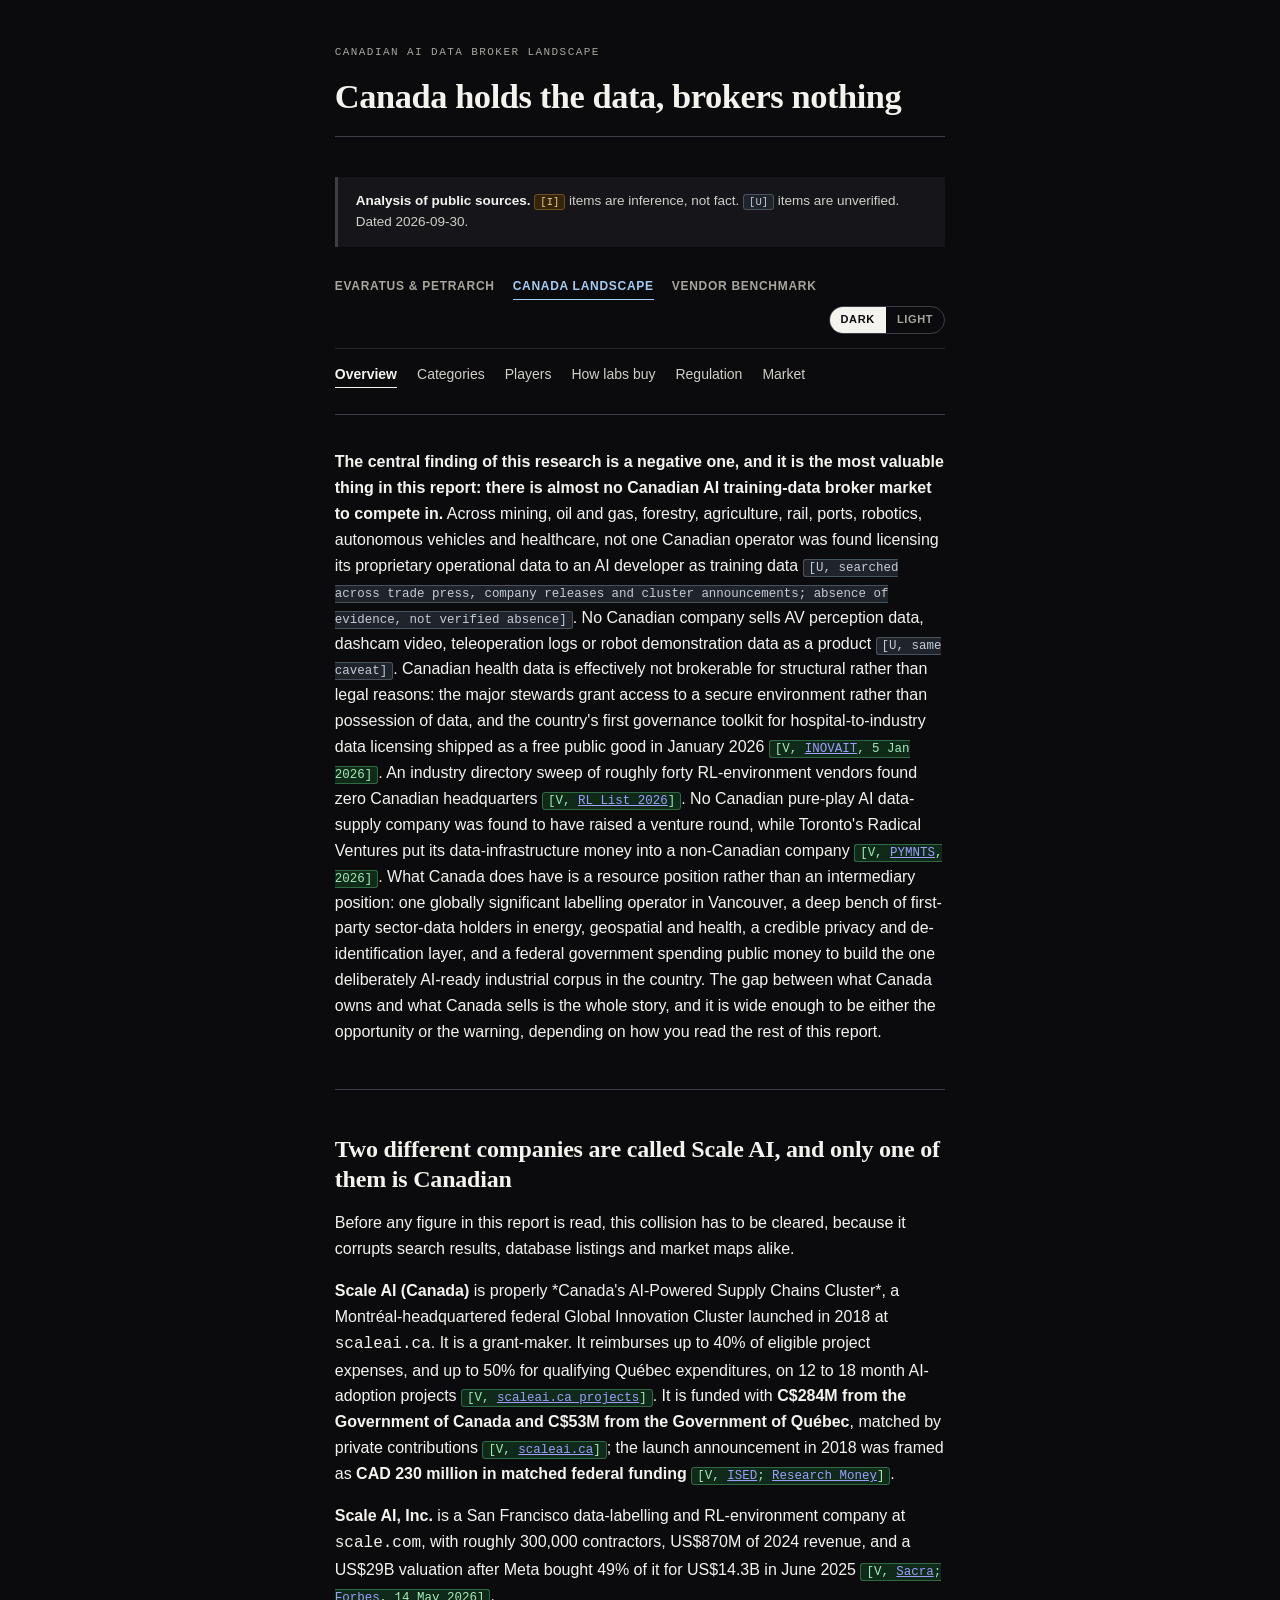
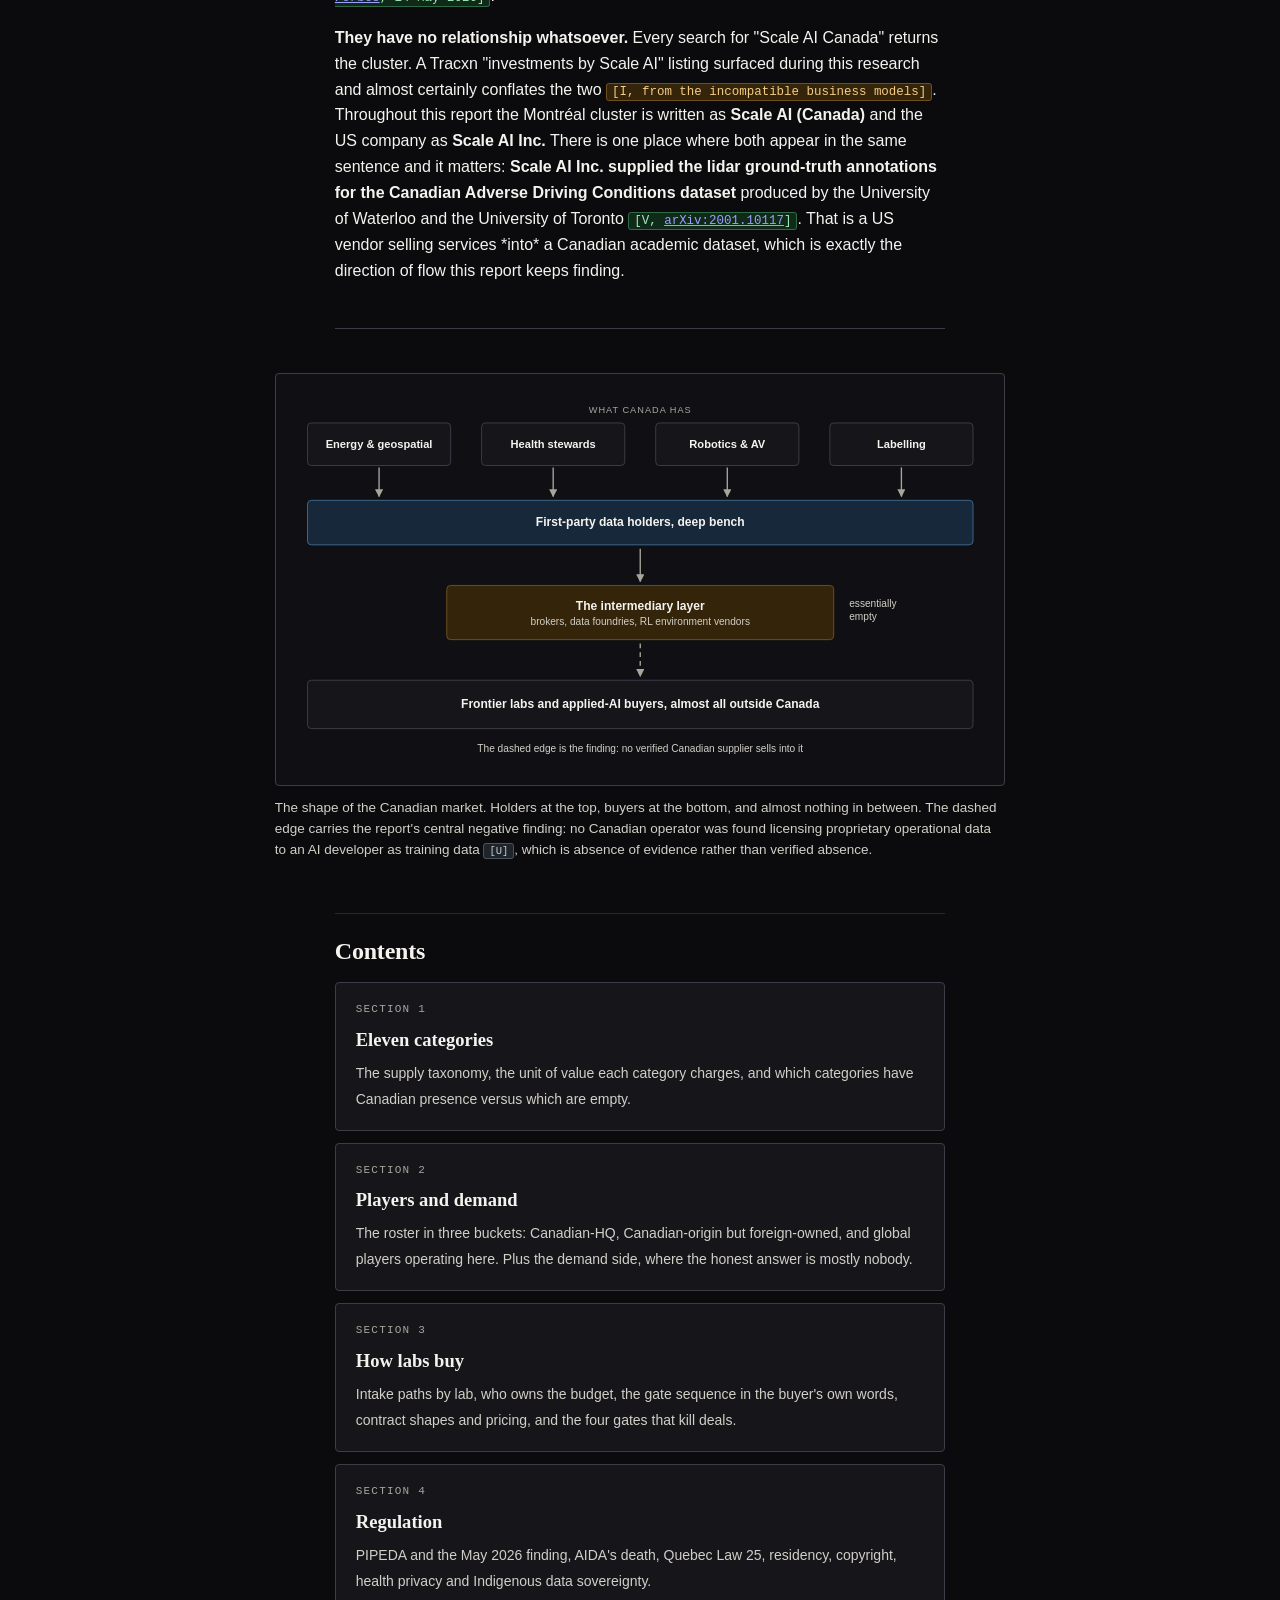
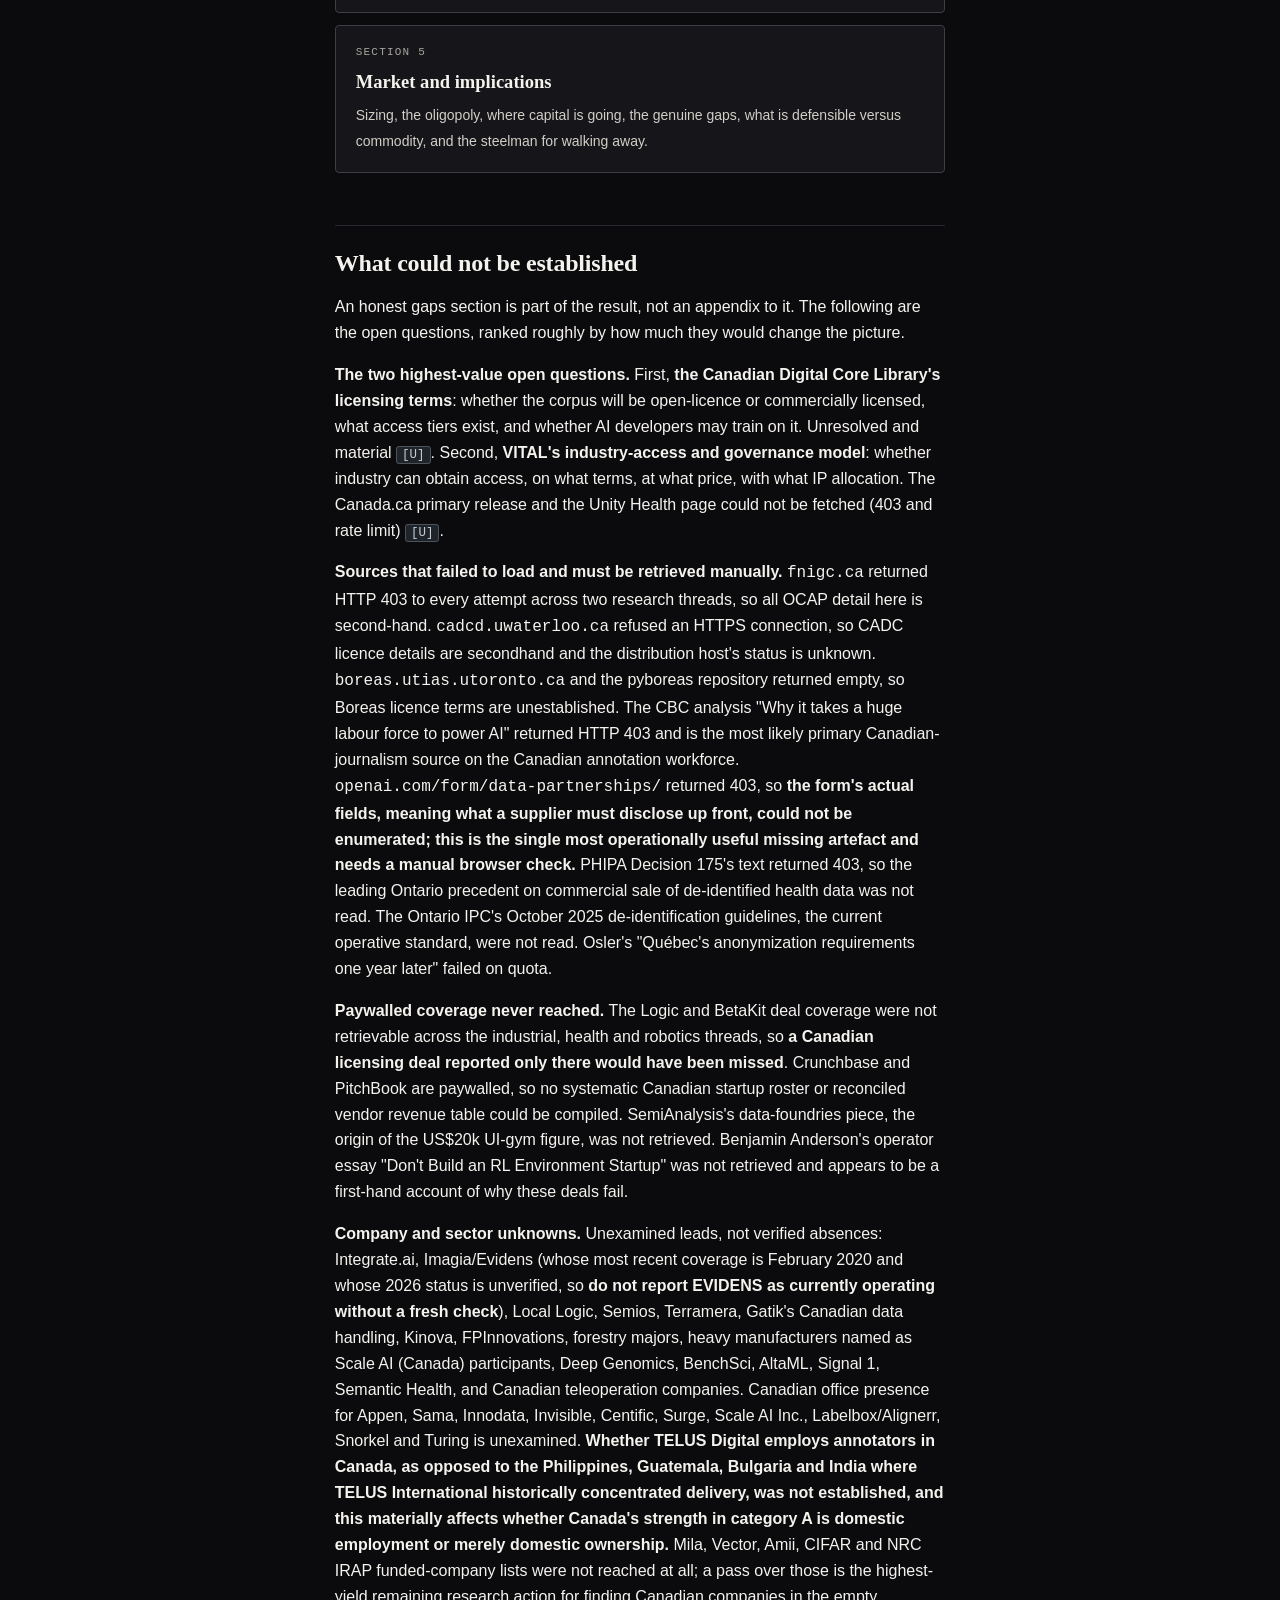
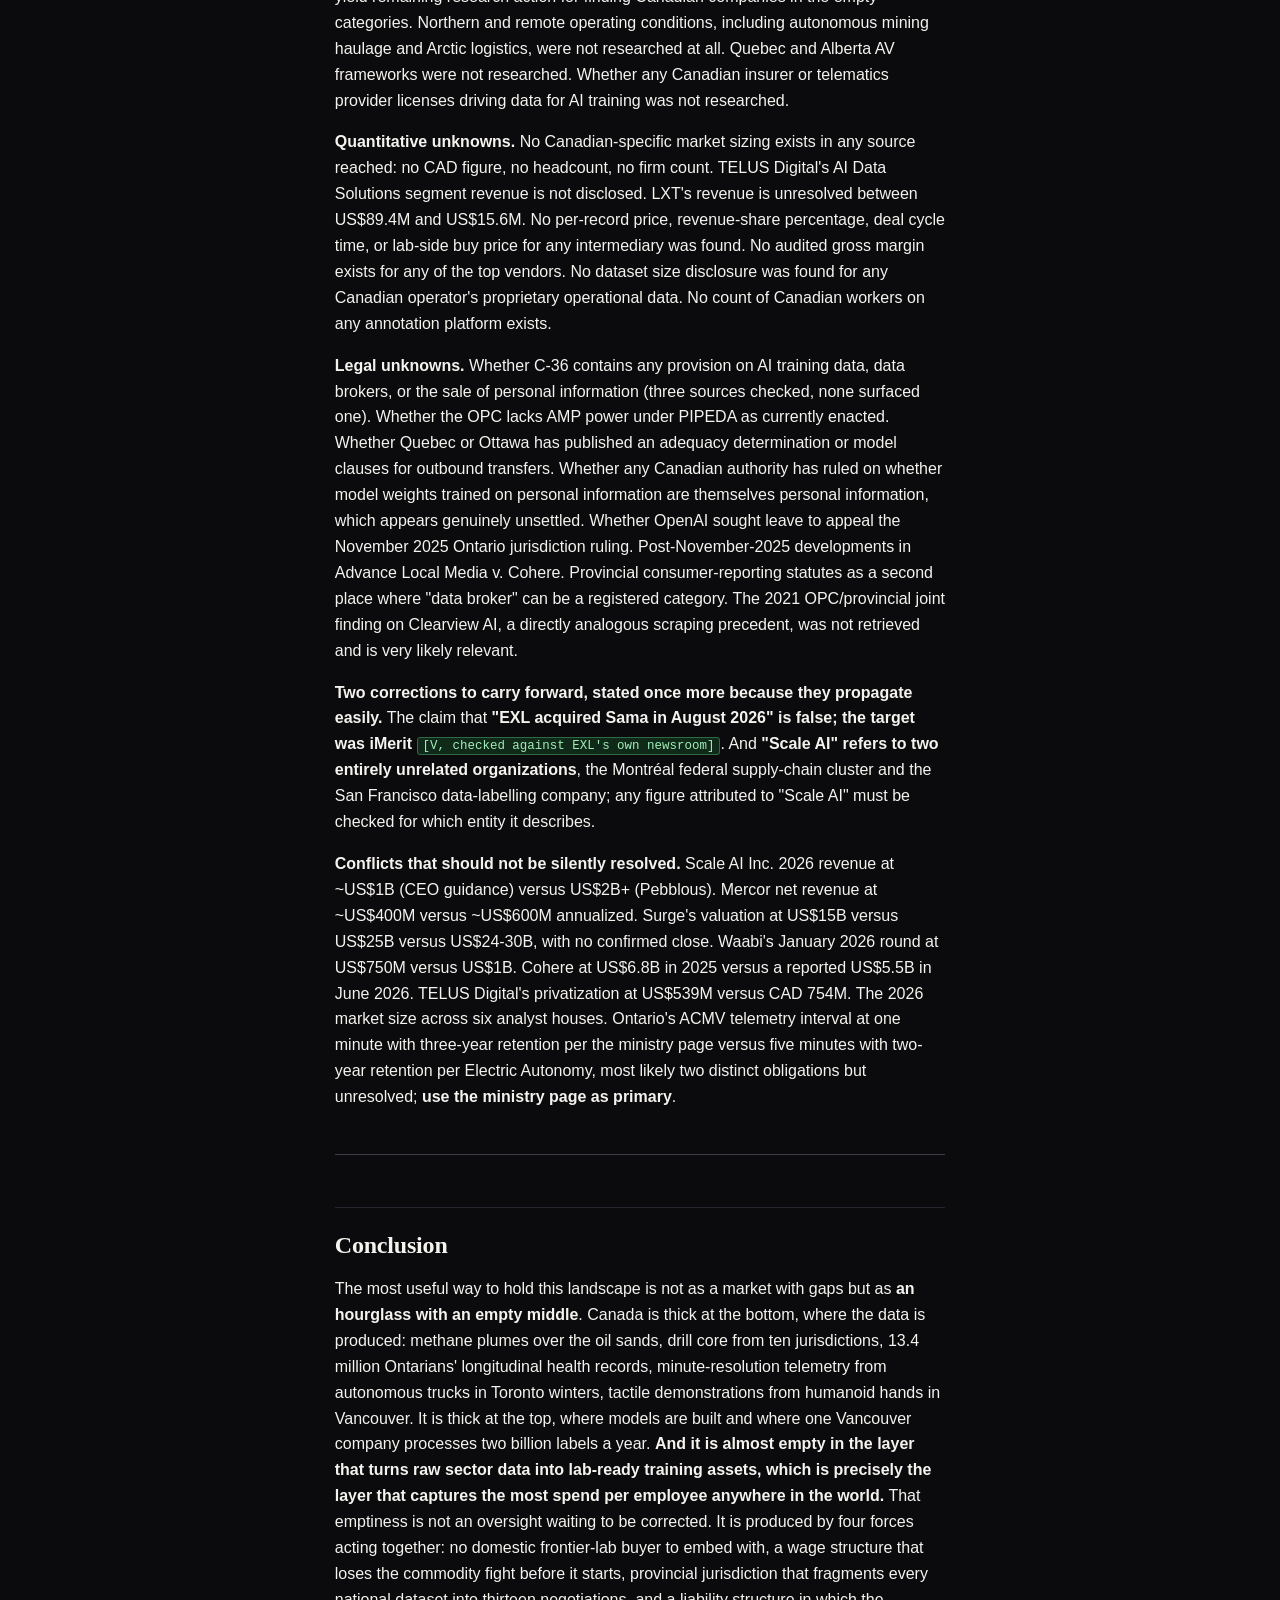
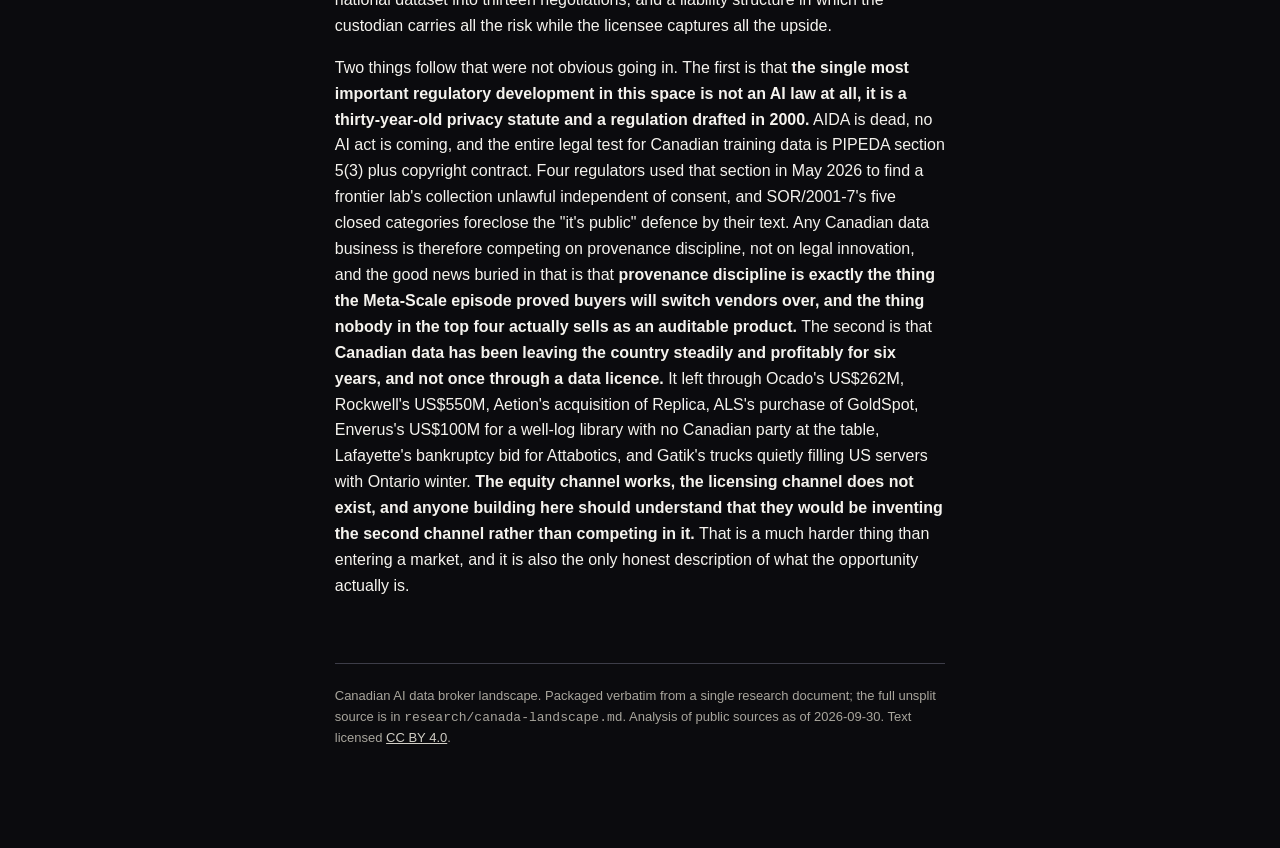
<file: docs/canada.html>
<!DOCTYPE html>
<html lang="en">
<head>
<meta charset="utf-8">
<meta name="viewport" content="width=device-width, initial-scale=1">
<title>Canada holds the data, brokers nothing</title>
<meta name="description" content="Research on the Canadian AI and physical-AI training-data market: categories, players, buyers and how labs buy. 2026-09-30.">
<script>try{if(localStorage.getItem("theme")==="light")document.documentElement.setAttribute("data-theme","light")}catch(e){}</script>
<script src="./assets/theme.js" defer></script>
<link rel="stylesheet" href="./assets/style.css">
</head>
<body>
<div class="wrap">
<header class="masthead"><p class="eyebrow">Canadian AI data broker landscape</p><h1>Canada holds the data, brokers nothing</h1></header>
<p class="provenance"><strong>Analysis of public sources.</strong> <span class="ref ref-I">[I]</span> items are inference, not fact. <span class="ref ref-U">[U]</span> items are unverified. Dated 2026-09-30.</p>
<nav class="nav nav-brief"><a href="./index.html">Evaratus &amp; Petrarch</a><a href="./canada.html" aria-current="page">Canada landscape</a><a href="./benchmark.html">Vendor benchmark</a></nav>
<nav class="nav"><a href="./canada.html" aria-current="page">Overview</a><a href="./canada-categories.html">Categories</a><a href="./canada-players.html">Players</a><a href="./canada-buying.html">How labs buy</a><a href="./canada-regulation.html">Regulation</a><a href="./canada-market.html">Market</a></nav>
<p><strong>The central finding of this research is a negative one, and it is the most valuable thing in this report: there is almost no Canadian AI training-data broker market to compete in.</strong> Across mining, oil and gas, forestry, agriculture, rail, ports, robotics, autonomous vehicles and healthcare, not one Canadian operator was found licensing its proprietary operational data to an AI developer as training data <span class="tag tag-U">[U, searched across trade press, company releases and cluster announcements; absence of evidence, not verified absence]</span>. No Canadian company sells AV perception data, dashcam video, teleoperation logs or robot demonstration data as a product <span class="tag tag-U">[U, same caveat]</span>. Canadian health data is effectively not brokerable for structural rather than legal reasons: the major stewards grant access to a secure environment rather than possession of data, and the country's first governance toolkit for hospital-to-industry data licensing shipped as a free public good in January 2026 <span class="tag tag-V">[V, <a href="https://inovait.ca/data" target="_blank" rel="noopener noreferrer">INOVAIT</a>, 5 Jan 2026]</span>. An industry directory sweep of roughly forty RL-environment vendors found zero Canadian headquarters <span class="tag tag-V">[V, <a href="https://www.rl-list.com/" target="_blank" rel="noopener noreferrer">RL List 2026</a>]</span>. No Canadian pure-play AI data-supply company was found to have raised a venture round, while Toronto's Radical Ventures put its data-infrastructure money into a non-Canadian company <span class="tag tag-V">[V, <a href="https://www.pymnts.com/news/investment-tracker/2026/prime-intellect-raises-130-million-to-help-companies-train-ai-agents/" target="_blank" rel="noopener noreferrer">PYMNTS</a>, 2026]</span>. What Canada does have is a resource position rather than an intermediary position: one globally significant labelling operator in Vancouver, a deep bench of first-party sector-data holders in energy, geospatial and health, a credible privacy and de-identification layer, and a federal government spending public money to build the one deliberately AI-ready industrial corpus in the country. The gap between what Canada owns and what Canada sells is the whole story, and it is wide enough to be either the opportunity or the warning, depending on how you read the rest of this report.</p>
<hr class="rule">
<h2>Two different companies are called Scale AI, and only one of them is Canadian</h2>
<p>Before any figure in this report is read, this collision has to be cleared, because it corrupts search results, database listings and market maps alike.</p>
<p><strong>Scale AI (Canada)</strong> is properly *Canada's AI-Powered Supply Chains Cluster*, a Montréal-headquartered federal Global Innovation Cluster launched in 2018 at <code>scaleai.ca</code>. It is a grant-maker. It reimburses up to 40% of eligible project expenses, and up to 50% for qualifying Québec expenditures, on 12 to 18 month AI-adoption projects <span class="tag tag-V">[V, <a href="https://www.scaleai.ca/en/projects/" target="_blank" rel="noopener noreferrer">scaleai.ca projects</a>]</span>. It is funded with <strong>C$284M from the Government of Canada and C$53M from the Government of Québec</strong>, matched by private contributions <span class="tag tag-V">[V, <a href="https://www.scaleai.ca/about-us/" target="_blank" rel="noopener noreferrer">scaleai.ca</a>]</span>; the launch announcement in 2018 was framed as <strong>CAD 230 million in matched federal funding</strong> <span class="tag tag-V">[V, <a href="https://ised-isde.canada.ca/site/global-innovation-clusters/en/canadas-ai-powered-supply-chains-cluster-scale-ai" target="_blank" rel="noopener noreferrer">ISED</a>; <a href="https://researchmoneyinc.com/article/trudeau-announces-230-million-for-montreal-artificial-intelligence-supercluster-scale-ai" target="_blank" rel="noopener noreferrer">Research Money</a>]</span>.</p>
<p><strong>Scale AI, Inc.</strong> is a San Francisco data-labelling and RL-environment company at <code>scale.com</code>, with roughly 300,000 contractors, US$870M of 2024 revenue, and a US$29B valuation after Meta bought 49% of it for US$14.3B in June 2025 <span class="tag tag-V">[V, <a href="https://sacra.com/c/scale-ai/" target="_blank" rel="noopener noreferrer">Sacra</a>; <a href="https://www.forbes.com/sites/richardnieva/2026/05/14/scale-meta-deal/" target="_blank" rel="noopener noreferrer">Forbes</a>, 14 May 2026]</span>.</p>
<p><strong>They have no relationship whatsoever.</strong> Every search for "Scale AI Canada" returns the cluster. A Tracxn "investments by Scale AI" listing surfaced during this research and almost certainly conflates the two <span class="tag tag-I">[I, from the incompatible business models]</span>. Throughout this report the Montréal cluster is written as <strong>Scale AI (Canada)</strong> and the US company as <strong>Scale AI Inc.</strong> There is one place where both appear in the same sentence and it matters: <strong>Scale AI Inc. supplied the lidar ground-truth annotations for the Canadian Adverse Driving Conditions dataset</strong> produced by the University of Waterloo and the University of Toronto <span class="tag tag-V">[V, <a href="https://arxiv.org/abs/2001.10117" target="_blank" rel="noopener noreferrer">arXiv:2001.10117</a>]</span>. That is a US vendor selling services *into* a Canadian academic dataset, which is exactly the direction of flow this report keeps finding.</p>
<hr class="rule">
<figure class="fig"><div class="fig-scroll"><svg class="dgm" viewBox="0 0 720 388" role="img" aria-label="Canada has a deep bench of first-party data holders and a population of foreign buyers, but the intermediary layer of brokers, data foundries and RL environment vendors between them is essentially empty." style="min-width:560px" xmlns="http://www.w3.org/2000/svg"><defs><marker id="a-c1" viewBox="0 0 10 10" refX="9" refY="5" markerWidth="6" markerHeight="6" orient="auto-start-reverse"><path class="mk" d="M0,0 L10,5 L0,10 z"/></marker><marker id="ad-c1" viewBox="0 0 10 10" refX="9" refY="5" markerWidth="6" markerHeight="6" orient="auto-start-reverse"><path class="mk mk-dim" d="M0,0 L10,5 L0,10 z"/></marker></defs><text class="lbl-cap" x="360" y="22" text-anchor="middle">WHAT CANADA HAS</text><rect class="n" x="16" y="32" width="148" height="44" rx="4"/><text class="lbl-m" x="90.0" y="58.0" text-anchor="middle">Energy &amp; geospatial</text><rect class="n" x="196" y="32" width="148" height="44" rx="4"/><text class="lbl-m" x="270.0" y="58.0" text-anchor="middle">Health stewards</text><rect class="n" x="376" y="32" width="148" height="44" rx="4"/><text class="lbl-m" x="450.0" y="58.0" text-anchor="middle">Robotics &amp; AV</text><rect class="n" x="556" y="32" width="148" height="44" rx="4"/><text class="lbl-m" x="630.0" y="58.0" text-anchor="middle">Labelling</text><line class="edge" x1="90" y1="78" x2="90" y2="108" marker-end="url(#a-c1)"/><line class="edge" x1="270" y1="78" x2="270" y2="108" marker-end="url(#a-c1)"/><line class="edge" x1="450" y1="78" x2="450" y2="108" marker-end="url(#a-c1)"/><line class="edge" x1="630" y1="78" x2="630" y2="108" marker-end="url(#a-c1)"/><rect class="n n-key" x="16" y="112" width="688" height="46" rx="4"/><text class="lbl" x="360.0" y="139.0" text-anchor="middle">First-party data holders, deep bench</text><line class="edge" x1="360" y1="162" x2="360" y2="196" marker-end="url(#a-c1)"/><rect class="n n-alert" x="160" y="200" width="400" height="56" rx="4"/><text class="lbl" x="360.0" y="225.5" text-anchor="middle">The intermediary layer</text><text class="lbl-s" x="360.0" y="240.5" text-anchor="middle">brokers, data foundries, RL environment vendors</text><text class="lbl-s" x="576" y="222" text-anchor="start">essentially</text><text class="lbl-s" x="576" y="236" text-anchor="start">empty</text><line class="edge edge-dash" x1="360" y1="260" x2="360" y2="294" marker-end="url(#ad-c1)"/><rect class="n" x="16" y="298" width="688" height="50" rx="4"/><text class="lbl" x="360.0" y="327.0" text-anchor="middle">Frontier labs and applied-AI buyers, almost all outside Canada</text><text class="lbl-s" x="360" y="372" text-anchor="middle">The dashed edge is the finding: no verified Canadian supplier sells into it</text></svg></div><figcaption>The shape of the Canadian market. Holders at the top, buyers at the bottom, and almost nothing in between. The dashed edge carries the report's central negative finding: no Canadian operator was found licensing proprietary operational data to an AI developer as training data <span class="ref ref-U">[U]</span>, which is absence of evidence rather than verified absence.</figcaption></figure>
<h2>Contents</h2><div class="cards">
<a class="card" href="./canada-categories.html"><span class="k">Section 1</span><span class="t">Eleven categories</span><span class="d">The supply taxonomy, the unit of value each category charges, and which categories have Canadian presence versus which are empty.</span></a>
<a class="card" href="./canada-players.html"><span class="k">Section 2</span><span class="t">Players and demand</span><span class="d">The roster in three buckets: Canadian-HQ, Canadian-origin but foreign-owned, and global players operating here. Plus the demand side, where the honest answer is mostly nobody.</span></a>
<a class="card" href="./canada-buying.html"><span class="k">Section 3</span><span class="t">How labs buy</span><span class="d">Intake paths by lab, who owns the budget, the gate sequence in the buyer's own words, contract shapes and pricing, and the four gates that kill deals.</span></a>
<a class="card" href="./canada-regulation.html"><span class="k">Section 4</span><span class="t">Regulation</span><span class="d">PIPEDA and the May 2026 finding, AIDA's death, Quebec Law 25, residency, copyright, health privacy and Indigenous data sovereignty.</span></a>
<a class="card" href="./canada-market.html"><span class="k">Section 5</span><span class="t">Market and implications</span><span class="d">Sizing, the oligopoly, where capital is going, the genuine gaps, what is defensible versus commodity, and the steelman for walking away.</span></a>
</div>
<h2>What could not be established</h2>
<p>An honest gaps section is part of the result, not an appendix to it. The following are the open questions, ranked roughly by how much they would change the picture.</p>
<p><strong>The two highest-value open questions.</strong> First, <strong>the Canadian Digital Core Library's licensing terms</strong>: whether the corpus will be open-licence or commercially licensed, what access tiers exist, and whether AI developers may train on it. Unresolved and material <span class="tag tag-U">[U]</span>. Second, <strong>VITAL's industry-access and governance model</strong>: whether industry can obtain access, on what terms, at what price, with what IP allocation. The Canada.ca primary release and the Unity Health page could not be fetched (403 and rate limit) <span class="tag tag-U">[U]</span>.</p>
<p><strong>Sources that failed to load and must be retrieved manually.</strong> <code>fnigc.ca</code> returned HTTP 403 to every attempt across two research threads, so all OCAP detail here is second-hand. <code>cadcd.uwaterloo.ca</code> refused an HTTPS connection, so CADC licence details are secondhand and the distribution host's status is unknown. <code>boreas.utias.utoronto.ca</code> and the pyboreas repository returned empty, so Boreas licence terms are unestablished. The CBC analysis "Why it takes a huge labour force to power AI" returned HTTP 403 and is the most likely primary Canadian-journalism source on the Canadian annotation workforce. <code>openai.com/form/data-partnerships/</code> returned 403, so <strong>the form's actual fields, meaning what a supplier must disclose up front, could not be enumerated; this is the single most operationally useful missing artefact and needs a manual browser check.</strong> PHIPA Decision 175's text returned 403, so the leading Ontario precedent on commercial sale of de-identified health data was not read. The Ontario IPC's October 2025 de-identification guidelines, the current operative standard, were not read. Osler's "Québec's anonymization requirements one year later" failed on quota.</p>
<p><strong>Paywalled coverage never reached.</strong> The Logic and BetaKit deal coverage were not retrievable across the industrial, health and robotics threads, so <strong>a Canadian licensing deal reported only there would have been missed</strong>. Crunchbase and PitchBook are paywalled, so no systematic Canadian startup roster or reconciled vendor revenue table could be compiled. SemiAnalysis's data-foundries piece, the origin of the US$20k UI-gym figure, was not retrieved. Benjamin Anderson's operator essay "Don't Build an RL Environment Startup" was not retrieved and appears to be a first-hand account of why these deals fail.</p>
<p><strong>Company and sector unknowns.</strong> Unexamined leads, not verified absences: Integrate.ai, Imagia/Evidens (whose most recent coverage is February 2020 and whose 2026 status is unverified, so <strong>do not report EVIDENS as currently operating without a fresh check</strong>), Local Logic, Semios, Terramera, Gatik's Canadian data handling, Kinova, FPInnovations, forestry majors, heavy manufacturers named as Scale AI (Canada) participants, Deep Genomics, BenchSci, AltaML, Signal 1, Semantic Health, and Canadian teleoperation companies. Canadian office presence for Appen, Sama, Innodata, Invisible, Centific, Surge, Scale AI Inc., Labelbox/Alignerr, Snorkel and Turing is unexamined. <strong>Whether TELUS Digital employs annotators in Canada, as opposed to the Philippines, Guatemala, Bulgaria and India where TELUS International historically concentrated delivery, was not established, and this materially affects whether Canada's strength in category A is domestic employment or merely domestic ownership.</strong> Mila, Vector, Amii, CIFAR and NRC IRAP funded-company lists were not reached at all; a pass over those is the highest-yield remaining research action for finding Canadian companies in the empty categories. Northern and remote operating conditions, including autonomous mining haulage and Arctic logistics, were not researched at all. Quebec and Alberta AV frameworks were not researched. Whether any Canadian insurer or telematics provider licenses driving data for AI training was not researched.</p>
<p><strong>Quantitative unknowns.</strong> No Canadian-specific market sizing exists in any source reached: no CAD figure, no headcount, no firm count. TELUS Digital's AI Data Solutions segment revenue is not disclosed. LXT's revenue is unresolved between US$89.4M and US$15.6M. No per-record price, revenue-share percentage, deal cycle time, or lab-side buy price for any intermediary was found. No audited gross margin exists for any of the top vendors. No dataset size disclosure was found for any Canadian operator's proprietary operational data. No count of Canadian workers on any annotation platform exists.</p>
<p><strong>Legal unknowns.</strong> Whether C-36 contains any provision on AI training data, data brokers, or the sale of personal information (three sources checked, none surfaced one). Whether the OPC lacks AMP power under PIPEDA as currently enacted. Whether Quebec or Ottawa has published an adequacy determination or model clauses for outbound transfers. Whether any Canadian authority has ruled on whether model weights trained on personal information are themselves personal information, which appears genuinely unsettled. Whether OpenAI sought leave to appeal the November 2025 Ontario jurisdiction ruling. Post-November-2025 developments in Advance Local Media v. Cohere. Provincial consumer-reporting statutes as a second place where "data broker" can be a registered category. The 2021 OPC/provincial joint finding on Clearview AI, a directly analogous scraping precedent, was not retrieved and is very likely relevant.</p>
<p><strong>Two corrections to carry forward, stated once more because they propagate easily.</strong> The claim that <strong>"EXL acquired Sama in August 2026" is false; the target was iMerit</strong> <span class="tag tag-V">[V, checked against EXL's own newsroom]</span>. And <strong>"Scale AI" refers to two entirely unrelated organizations</strong>, the Montréal federal supply-chain cluster and the San Francisco data-labelling company; any figure attributed to "Scale AI" must be checked for which entity it describes.</p>
<p><strong>Conflicts that should not be silently resolved.</strong> Scale AI Inc. 2026 revenue at ~US$1B (CEO guidance) versus US$2B+ (Pebblous). Mercor net revenue at ~US$400M versus ~US$600M annualized. Surge's valuation at US$15B versus US$25B versus US$24-30B, with no confirmed close. Waabi's January 2026 round at US$750M versus US$1B. Cohere at US$6.8B in 2025 versus a reported US$5.5B in June 2026. TELUS Digital's privatization at US$539M versus CAD 754M. The 2026 market size across six analyst houses. Ontario's ACMV telemetry interval at one minute with three-year retention per the ministry page versus five minutes with two-year retention per Electric Autonomy, most likely two distinct obligations but unresolved; <strong>use the ministry page as primary</strong>.</p>
<hr class="rule">
<h2>Conclusion</h2>
<p>The most useful way to hold this landscape is not as a market with gaps but as <strong>an hourglass with an empty middle</strong>. Canada is thick at the bottom, where the data is produced: methane plumes over the oil sands, drill core from ten jurisdictions, 13.4 million Ontarians' longitudinal health records, minute-resolution telemetry from autonomous trucks in Toronto winters, tactile demonstrations from humanoid hands in Vancouver. It is thick at the top, where models are built and where one Vancouver company processes two billion labels a year. <strong>And it is almost empty in the layer that turns raw sector data into lab-ready training assets, which is precisely the layer that captures the most spend per employee anywhere in the world.</strong> That emptiness is not an oversight waiting to be corrected. It is produced by four forces acting together: no domestic frontier-lab buyer to embed with, a wage structure that loses the commodity fight before it starts, provincial jurisdiction that fragments every national dataset into thirteen negotiations, and a liability structure in which the custodian carries all the risk while the licensee captures all the upside.</p>
<p>Two things follow that were not obvious going in. The first is that <strong>the single most important regulatory development in this space is not an AI law at all, it is a thirty-year-old privacy statute and a regulation drafted in 2000.</strong> AIDA is dead, no AI act is coming, and the entire legal test for Canadian training data is PIPEDA section 5(3) plus copyright contract. Four regulators used that section in May 2026 to find a frontier lab's collection unlawful independent of consent, and SOR/2001-7's five closed categories foreclose the "it's public" defence by their text. Any Canadian data business is therefore competing on provenance discipline, not on legal innovation, and the good news buried in that is that <strong>provenance discipline is exactly the thing the Meta-Scale episode proved buyers will switch vendors over, and the thing nobody in the top four actually sells as an auditable product.</strong> The second is that <strong>Canadian data has been leaving the country steadily and profitably for six years, and not once through a data licence.</strong> It left through Ocado's US$262M, Rockwell's US$550M, Aetion's acquisition of Replica, ALS's purchase of GoldSpot, Enverus's US$100M for a well-log library with no Canadian party at the table, Lafayette's bankruptcy bid for Attabotics, and Gatik's trucks quietly filling US servers with Ontario winter. <strong>The equity channel works, the licensing channel does not exist, and anyone building here should understand that they would be inventing the second channel rather than competing in it.</strong> That is a much harder thing than entering a market, and it is also the only honest description of what the opportunity actually is.</p>
<footer class="foot"><p>Canadian AI data broker landscape. Packaged verbatim from a single research document; the full unsplit source is in <code>research/canada-landscape.md</code>. Analysis of public sources as of 2026-09-30. Text licensed <a href="https://creativecommons.org/licenses/by/4.0/">CC BY 4.0</a>.</p></footer>
</div>
</body>
</html>
</file>
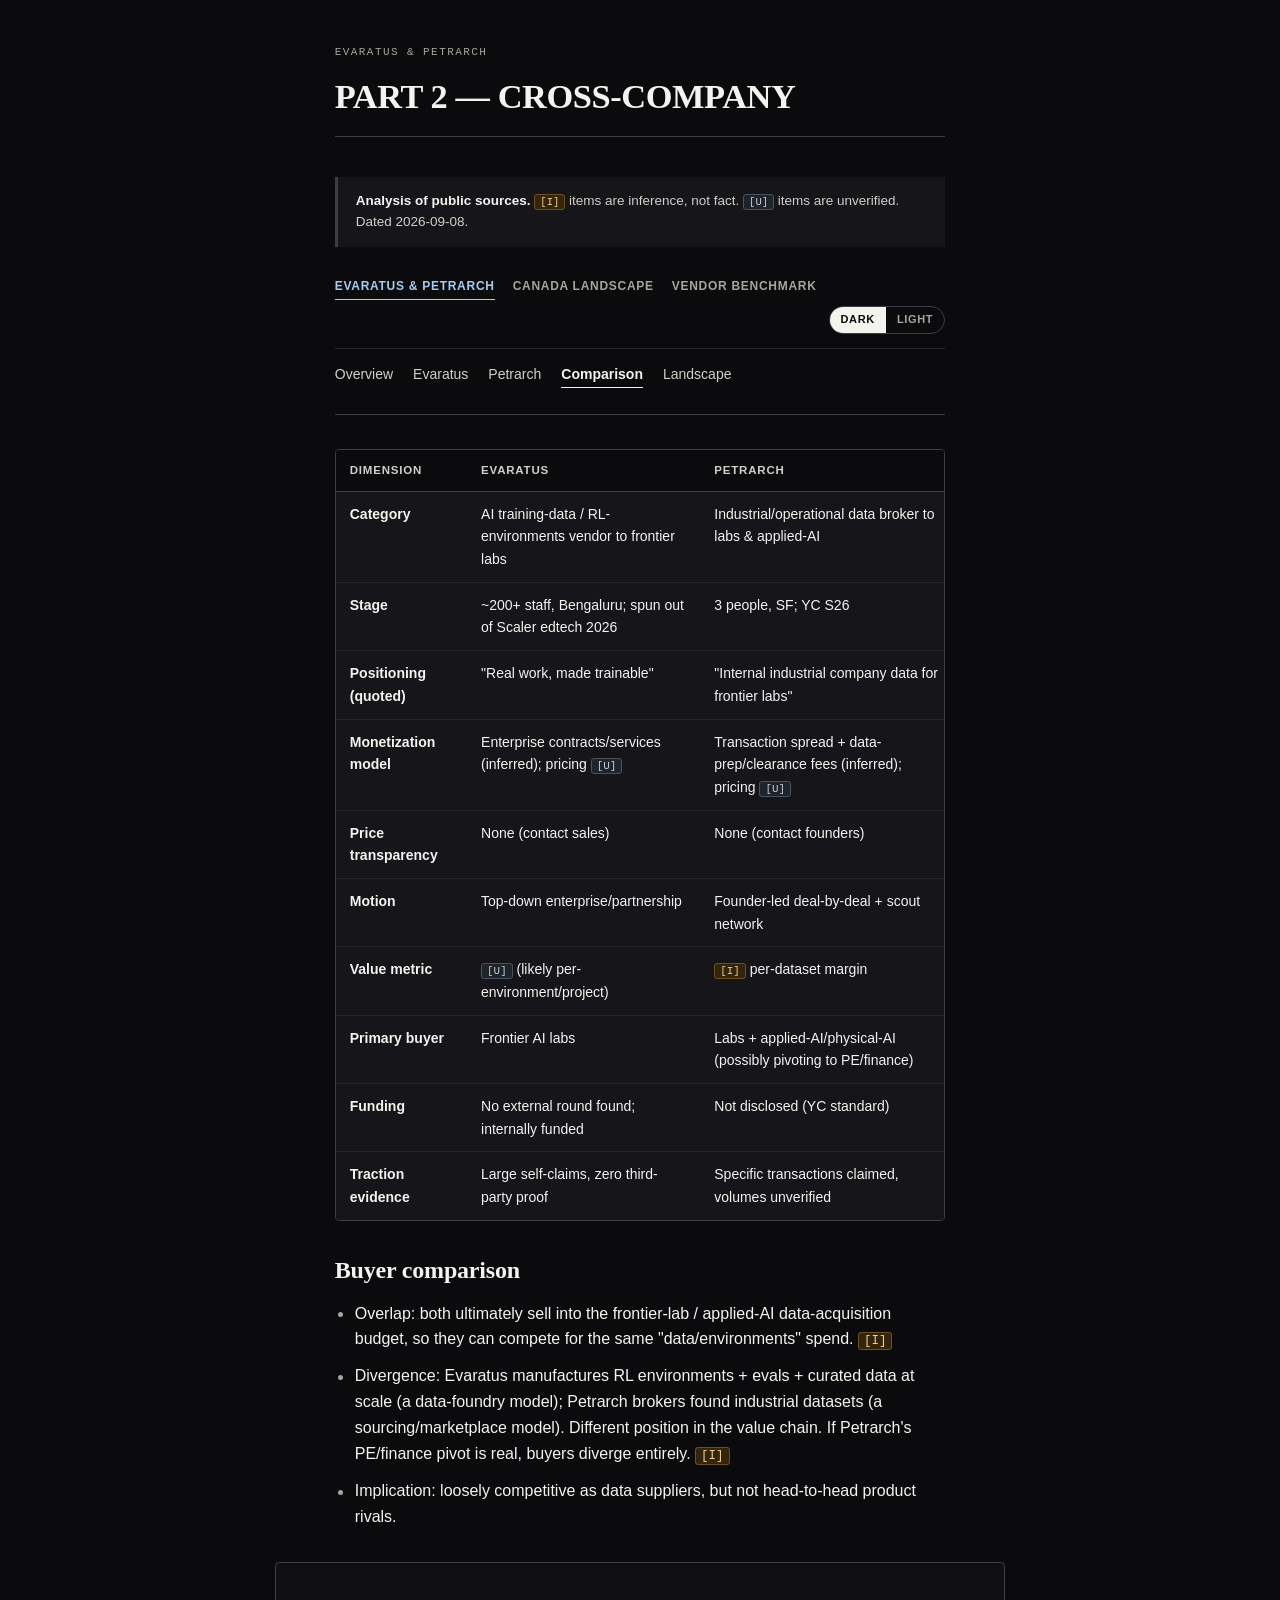
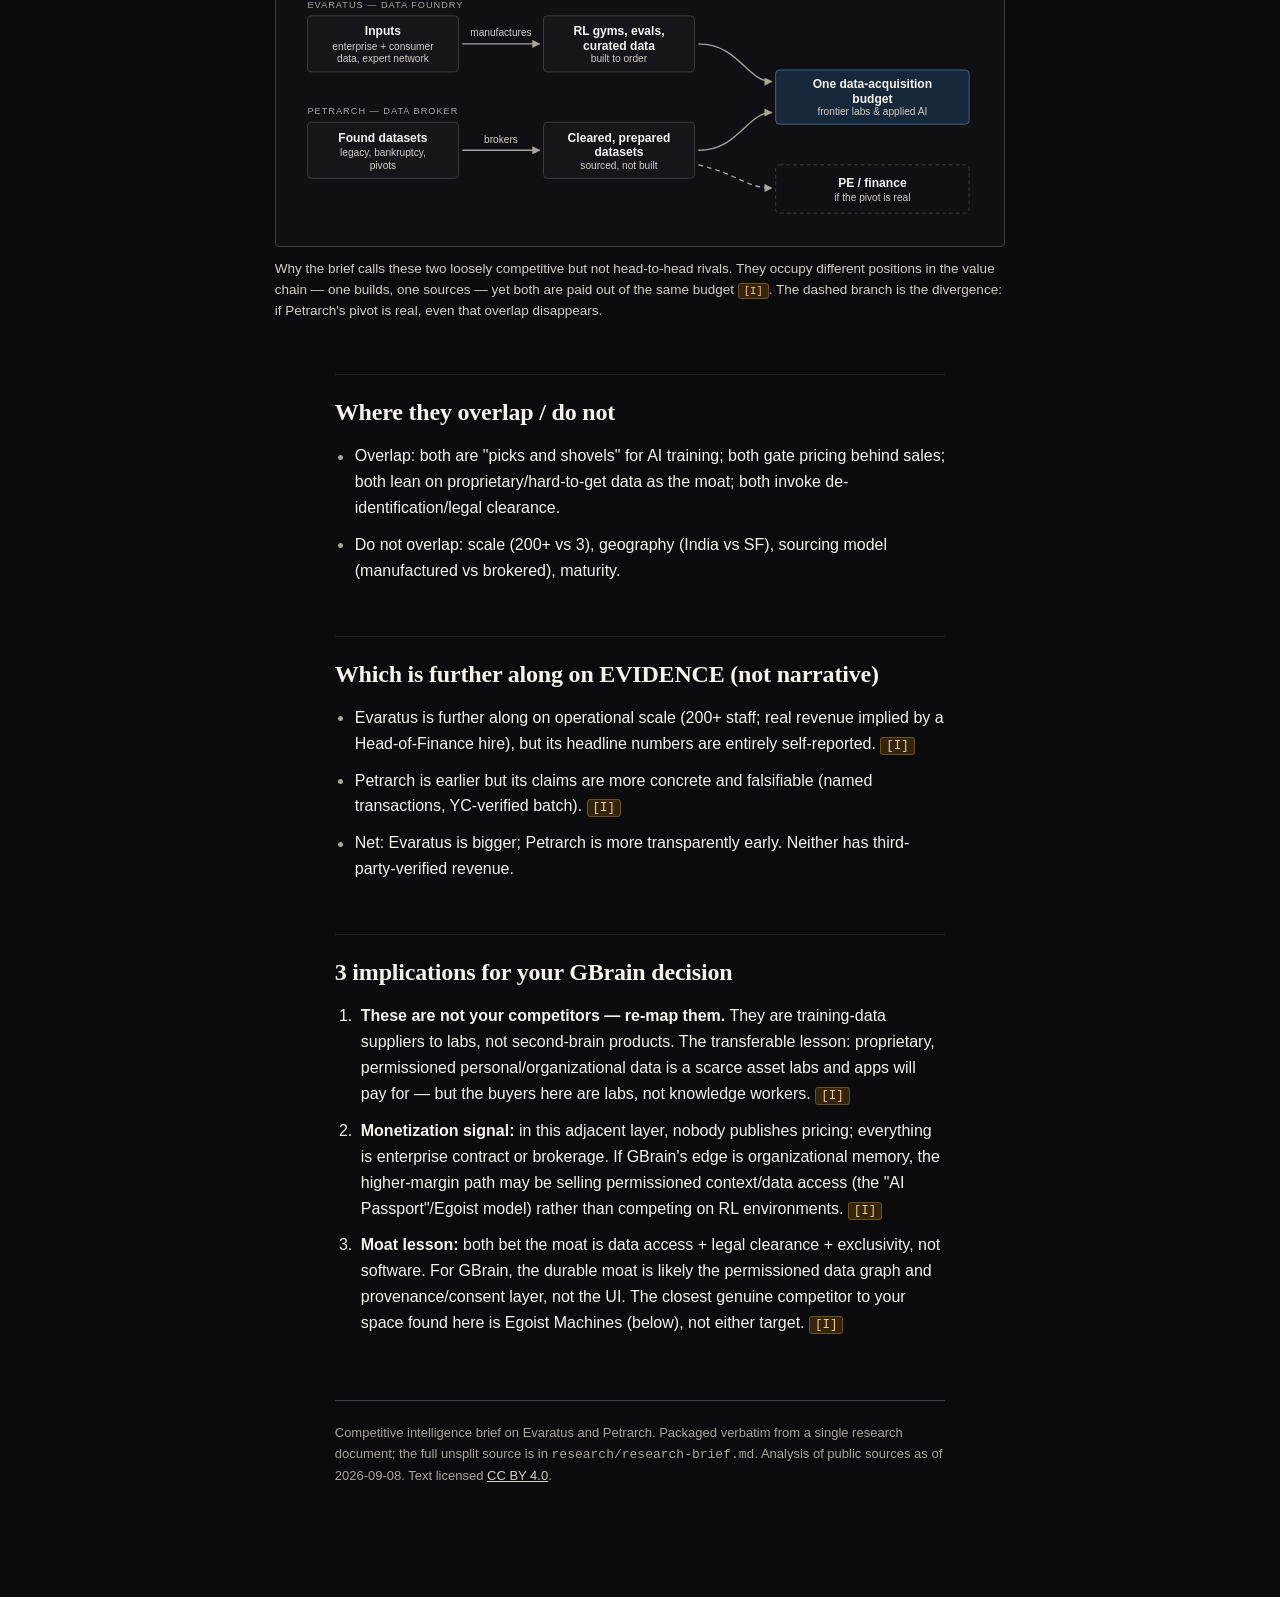
<file: docs/comparison.html>
<!DOCTYPE html>
<html lang="en">
<head>
<meta charset="utf-8">
<meta name="viewport" content="width=device-width, initial-scale=1">
<title>Cross-company comparison — Evaratus & Petrarch</title>
<meta name="description" content="Competitive intelligence brief on Evaratus and Petrarch, two AI training-data suppliers to frontier labs. Analysis of public sources, 2026-09-08.">
<script>try{if(localStorage.getItem("theme")==="light")document.documentElement.setAttribute("data-theme","light")}catch(e){}</script>
<script src="./assets/theme.js" defer></script>
<link rel="stylesheet" href="./assets/style.css">
</head>
<body>
<div class="wrap">
<header class="masthead">
<p class="eyebrow">Evaratus &amp; Petrarch</p>
<h1>PART 2 — CROSS-COMPANY</h1>
</header>
<p class="provenance"><strong>Analysis of public sources.</strong> <span class="ref ref-I">[I]</span> items are inference, not fact. <span class="ref ref-U">[U]</span> items are unverified. Dated 2026-09-08.</p>
<nav class="nav nav-brief"><a href="./index.html" aria-current="page">Evaratus &amp; Petrarch</a><a href="./canada.html">Canada landscape</a><a href="./benchmark.html">Vendor benchmark</a></nav>
<nav class="nav"><a href="./index.html">Overview</a>
<a href="./evaratus.html">Evaratus</a>
<a href="./petrarch.html">Petrarch</a>
<a href="./comparison.html" aria-current="page">Comparison</a>
<a href="./landscape.html">Landscape</a></nav>
<div class="table-scroll"><table>
<thead><tr><th>Dimension</th><th>Evaratus</th><th>Petrarch</th></tr></thead>
<tbody>
<tr><td>Category</td><td>AI training-data / RL-environments vendor to frontier labs</td><td>Industrial/operational data broker to labs &amp; applied-AI</td></tr>
<tr><td>Stage</td><td>~200+ staff, Bengaluru; spun out of Scaler edtech 2026</td><td>3 people, SF; YC S26</td></tr>
<tr><td>Positioning (quoted)</td><td>"Real work, made trainable"</td><td>"Internal industrial company data for frontier labs"</td></tr>
<tr><td>Monetization model</td><td>Enterprise contracts/services (inferred); pricing <span class="tag tag-U">[U]</span></td><td>Transaction spread + data-prep/clearance fees (inferred); pricing <span class="tag tag-U">[U]</span></td></tr>
<tr><td>Price transparency</td><td>None (contact sales)</td><td>None (contact founders)</td></tr>
<tr><td>Motion</td><td>Top-down enterprise/partnership</td><td>Founder-led deal-by-deal + scout network</td></tr>
<tr><td>Value metric</td><td><span class="tag tag-U">[U]</span> (likely per-environment/project)</td><td><span class="tag tag-I">[I]</span> per-dataset margin</td></tr>
<tr><td>Primary buyer</td><td>Frontier AI labs</td><td>Labs + applied-AI/physical-AI (possibly pivoting to PE/finance)</td></tr>
<tr><td>Funding</td><td>No external round found; internally funded</td><td>Not disclosed (YC standard)</td></tr>
<tr><td>Traction evidence</td><td>Large self-claims, zero third-party proof</td><td>Specific transactions claimed, volumes unverified</td></tr>
</tbody></table></div>
<h2>Buyer comparison</h2>
<ul>
<li>Overlap: both ultimately sell into the frontier-lab / applied-AI data-acquisition budget, so they can compete for the same "data/environments" spend. <span class="tag tag-I">[I]</span></li>
<li>Divergence: Evaratus manufactures RL environments + evals + curated data at scale (a data-foundry model); Petrarch brokers found industrial datasets (a sourcing/marketplace model). Different position in the value chain. If Petrarch's PE/finance pivot is real, buyers diverge entirely. <span class="tag tag-I">[I]</span></li>
<li>Implication: loosely competitive as data suppliers, but not head-to-head product rivals.</li>
</ul>
<figure class="fig"><div class="fig-scroll"><svg class="dgm" viewBox="0 0 720 256" role="img" aria-label="Evaratus manufactures RL environments and curated data; Petrarch brokers found industrial datasets. Different positions in the value chain, converging on the same data-acquisition budget, with a dashed branch to PE and finance if Petrarch's pivot is real." style="min-width:560px" xmlns="http://www.w3.org/2000/svg"><defs><marker id="a-d7" viewBox="0 0 10 10" refX="9" refY="5" markerWidth="6" markerHeight="6" orient="auto-start-reverse"><path class="mk" d="M0,0 L10,5 L0,10 z"/></marker><marker id="ad-d7" viewBox="0 0 10 10" refX="9" refY="5" markerWidth="6" markerHeight="6" orient="auto-start-reverse"><path class="mk mk-dim" d="M0,0 L10,5 L0,10 z"/></marker></defs><text class="lbl-cap" x="16" y="28" text-anchor="start">EVARATUS — DATA FOUNDRY</text><rect class="n" x="16" y="36" width="156" height="58" rx="4"/><text class="lbl" x="94.0" y="56.0" text-anchor="middle">Inputs</text><text class="lbl-s" x="94.0" y="71.0" text-anchor="middle">enterprise + consumer</text><text class="lbl-s" x="94.0" y="84.0" text-anchor="middle">data, expert network</text><line class="edge" x1="176" y1="65" x2="256" y2="65" marker-end="url(#a-d7)"/><text class="lbl-s" x="216" y="57" text-anchor="middle">manufactures</text><rect class="n" x="260" y="36" width="156" height="58" rx="4"/><text class="lbl" x="338.0" y="56.0" text-anchor="middle">RL gyms, evals,</text><text class="lbl" x="338.0" y="71.0" text-anchor="middle">curated data</text><text class="lbl-s" x="338.0" y="84.0" text-anchor="middle">built to order</text><text class="lbl-cap" x="16" y="138" text-anchor="start">PETRARCH — DATA BROKER</text><rect class="n" x="16" y="146" width="156" height="58" rx="4"/><text class="lbl" x="94.0" y="166.0" text-anchor="middle">Found datasets</text><text class="lbl-s" x="94.0" y="181.0" text-anchor="middle">legacy, bankruptcy,</text><text class="lbl-s" x="94.0" y="194.0" text-anchor="middle">pivots</text><line class="edge" x1="176" y1="175" x2="256" y2="175" marker-end="url(#a-d7)"/><text class="lbl-s" x="216" y="167" text-anchor="middle">brokers</text><rect class="n" x="260" y="146" width="156" height="58" rx="4"/><text class="lbl" x="338.0" y="166.0" text-anchor="middle">Cleared, prepared</text><text class="lbl" x="338.0" y="181.0" text-anchor="middle">datasets</text><text class="lbl-s" x="338.0" y="194.0" text-anchor="middle">sourced, not built</text><path class="edge" fill="none" d="M 420 65 C 462 65 470 104 496 104" marker-end="url(#a-d7)"/><path class="edge" fill="none" d="M 420 175 C 462 175 470 136 496 136" marker-end="url(#a-d7)"/><rect class="n n-key" x="500" y="92" width="200" height="56" rx="4"/><text class="lbl" x="600.0" y="111.0" text-anchor="middle">One data-acquisition</text><text class="lbl" x="600.0" y="126.0" text-anchor="middle">budget</text><text class="lbl-s" x="600.0" y="139.0" text-anchor="middle">frontier labs &amp; applied AI</text><path class="edge edge-dash" fill="none" d="M 420 190 C 462 200 470 214 496 214" marker-end="url(#ad-d7)"/><rect class="n n-dim" x="500" y="190" width="200" height="50" rx="4"/><text class="lbl" x="600.0" y="212.5" text-anchor="middle">PE / finance</text><text class="lbl-s" x="600.0" y="227.5" text-anchor="middle">if the pivot is real</text></svg></div><figcaption>Why the brief calls these two loosely competitive but not head-to-head rivals. They occupy different positions in the value chain — one builds, one sources — yet both are paid out of the same budget <span class="ref ref-I">[I]</span>. The dashed branch is the divergence: if Petrarch's pivot is real, even that overlap disappears.</figcaption></figure><h2>Where they overlap / do not</h2>
<ul>
<li>Overlap: both are "picks and shovels" for AI training; both gate pricing behind sales; both lean on proprietary/hard-to-get data as the moat; both invoke de-identification/legal clearance.</li>
<li>Do not overlap: scale (200+ vs 3), geography (India vs SF), sourcing model (manufactured vs brokered), maturity.</li>
</ul>
<h2>Which is further along on EVIDENCE (not narrative)</h2>
<ul>
<li>Evaratus is further along on operational scale (200+ staff; real revenue implied by a Head-of-Finance hire), but its headline numbers are entirely self-reported. <span class="tag tag-I">[I]</span></li>
<li>Petrarch is earlier but its claims are more concrete and falsifiable (named transactions, YC-verified batch). <span class="tag tag-I">[I]</span></li>
<li>Net: Evaratus is bigger; Petrarch is more transparently early. Neither has third-party-verified revenue.</li>
</ul>
<h2>3 implications for your GBrain decision</h2>
<ol>
<li><strong>These are not your competitors — re-map them.</strong> They are training-data suppliers to labs, not second-brain products. The transferable lesson: proprietary, permissioned personal/organizational data is a scarce asset labs and apps will pay for — but the buyers here are labs, not knowledge workers. <span class="tag tag-I">[I]</span></li>
<li><strong>Monetization signal:</strong> in this adjacent layer, nobody publishes pricing; everything is enterprise contract or brokerage. If GBrain's edge is organizational memory, the higher-margin path may be selling permissioned context/data access (the "AI Passport"/Egoist model) rather than competing on RL environments. <span class="tag tag-I">[I]</span></li>
<li><strong>Moat lesson:</strong> both bet the moat is data access + legal clearance + exclusivity, not software. For GBrain, the durable moat is likely the permissioned data graph and provenance/consent layer, not the UI. The closest genuine competitor to your space found here is Egoist Machines (below), not either target. <span class="tag tag-I">[I]</span></li>
</ol>
<footer class="foot"><p>Competitive intelligence brief on Evaratus and Petrarch. Packaged verbatim from a single research document; the full unsplit source is in <code>research/research-brief.md</code>. Analysis of public sources as of 2026-09-08. Text licensed <a href="https://creativecommons.org/licenses/by/4.0/">CC BY 4.0</a>.</p></footer>
</div>
</body>
</html>
</file>
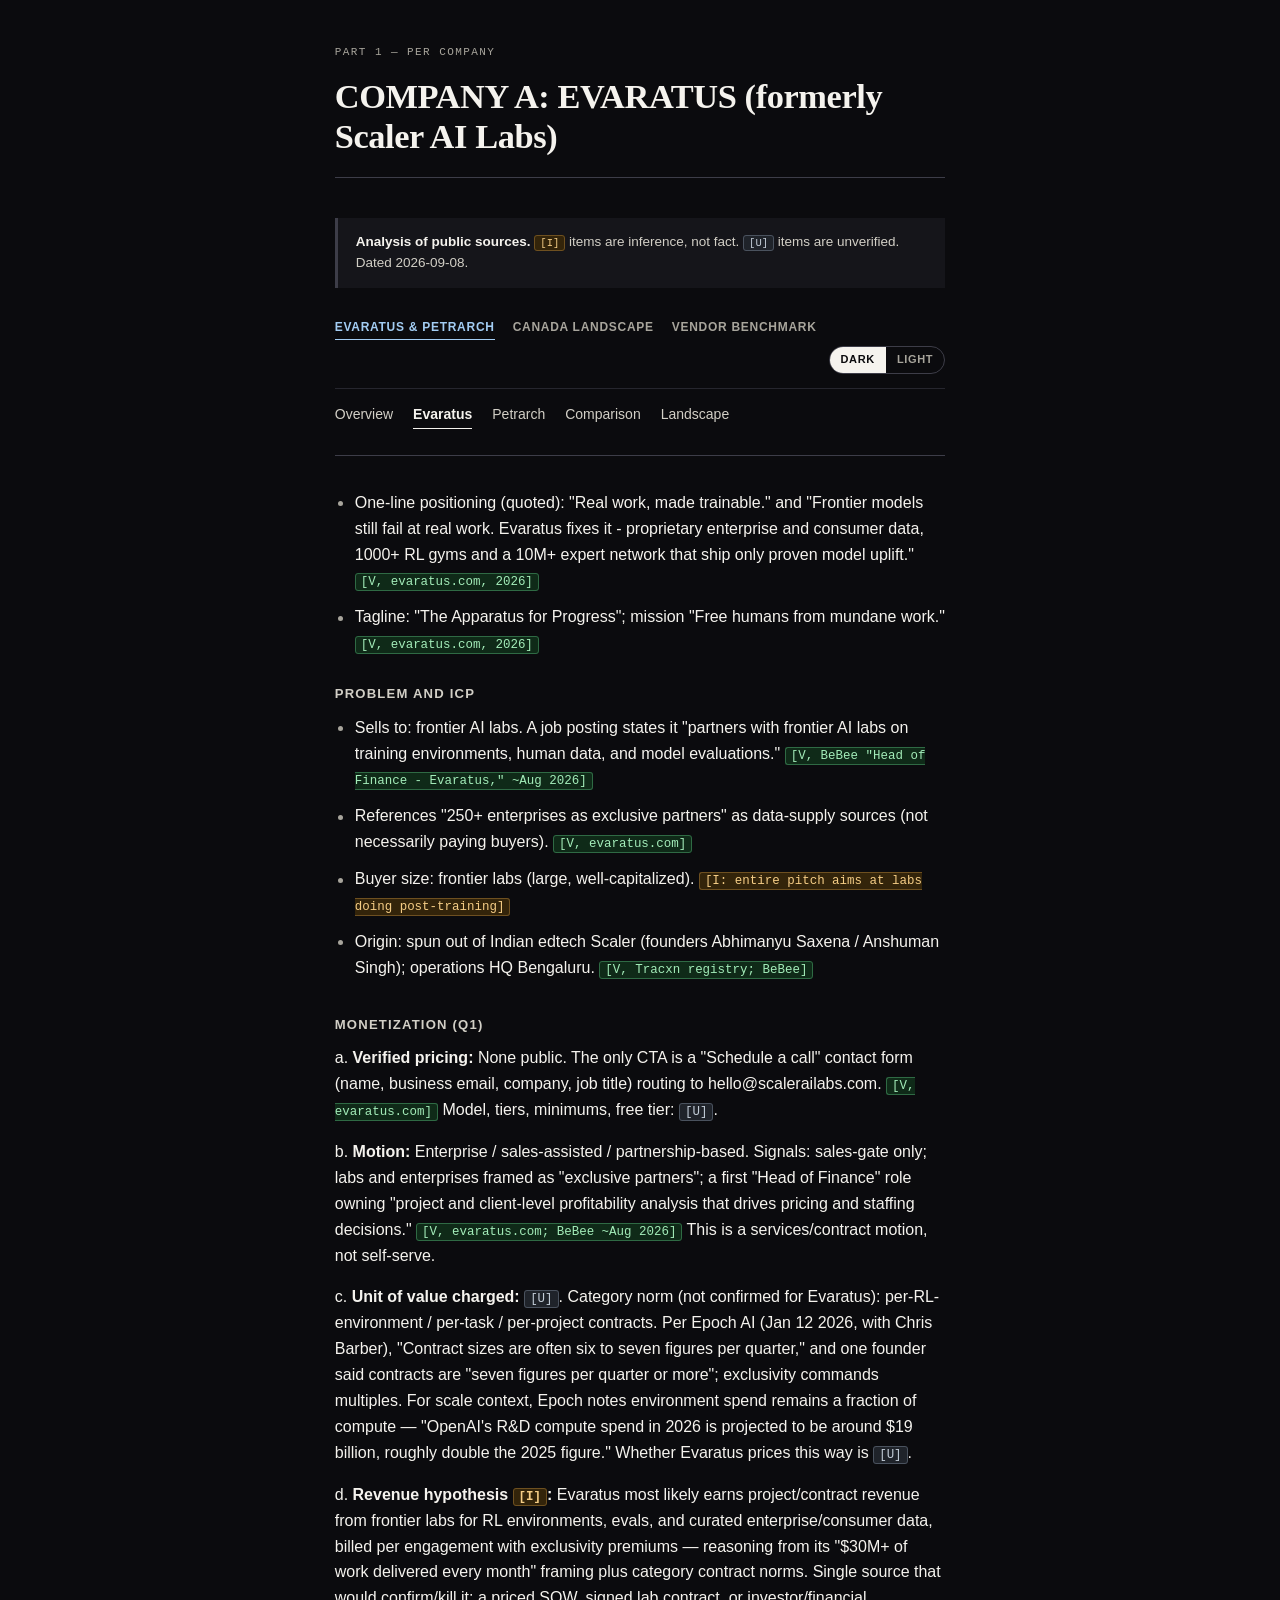
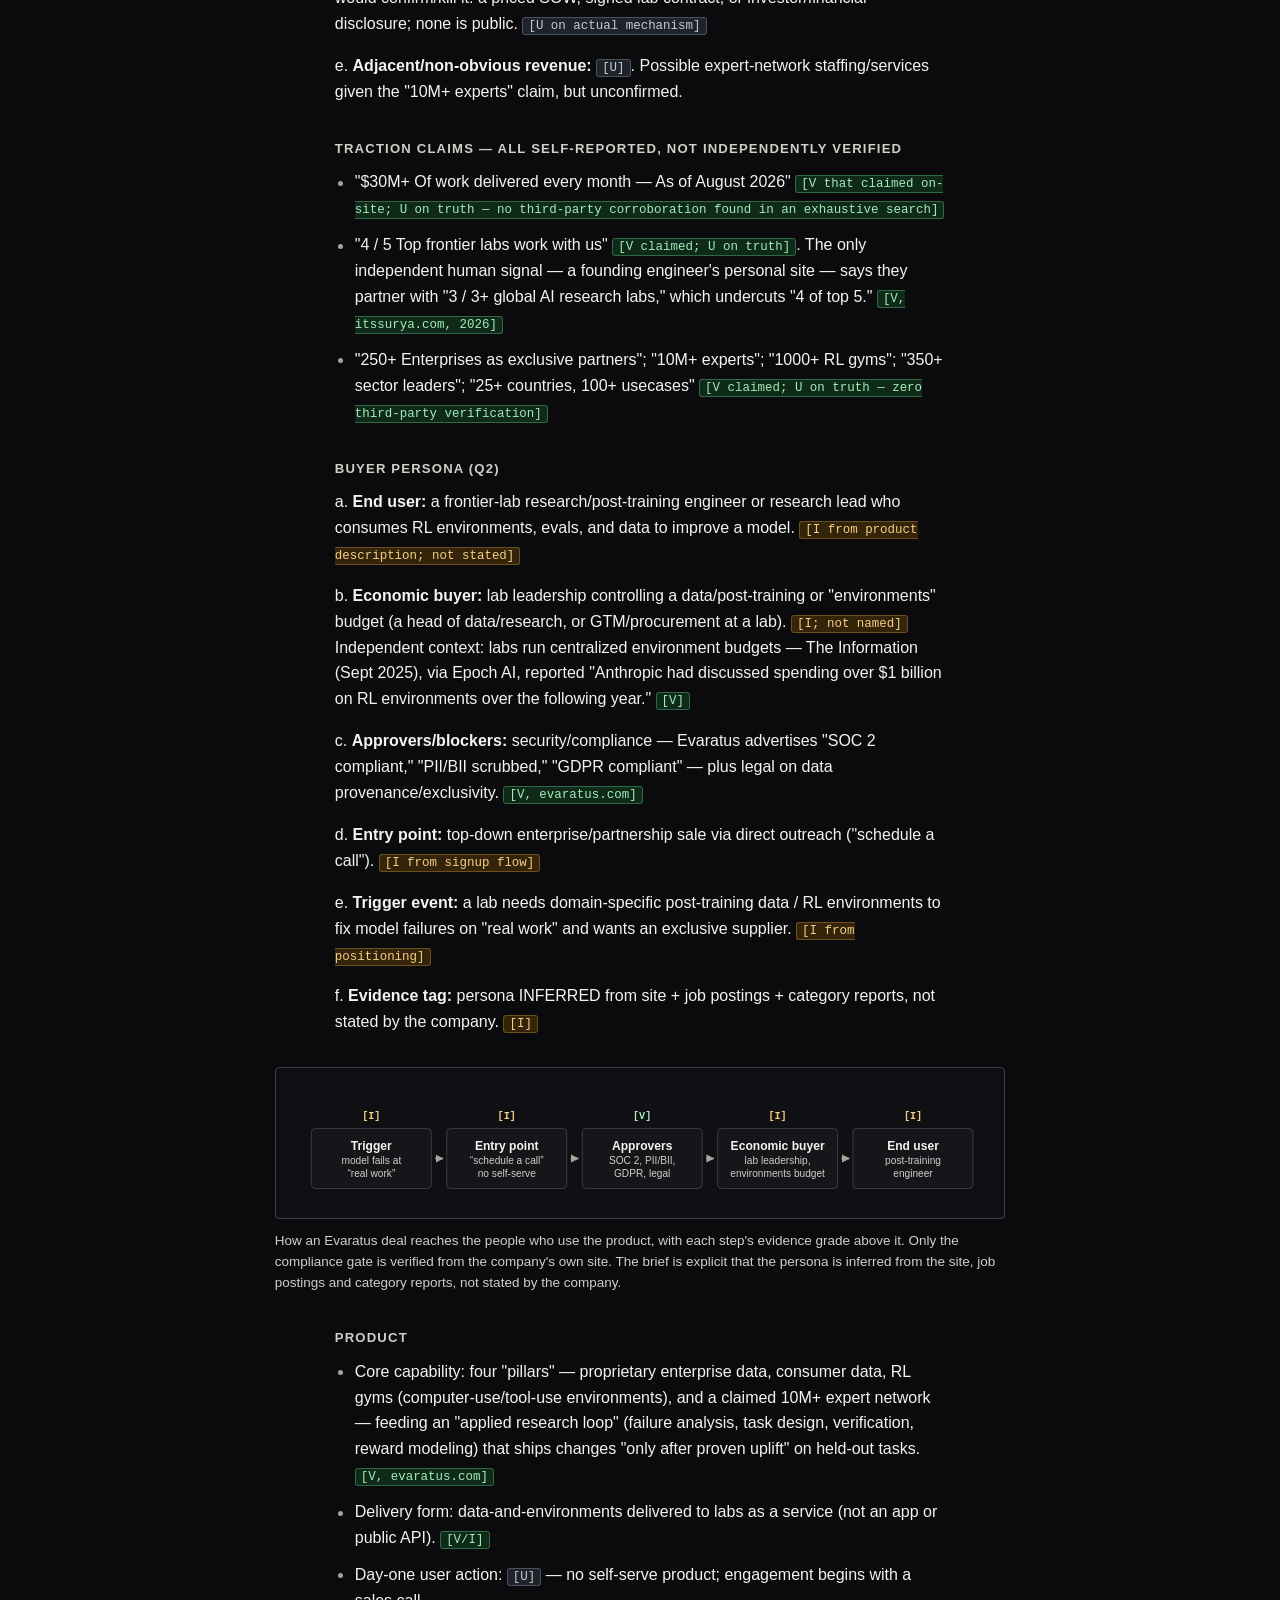
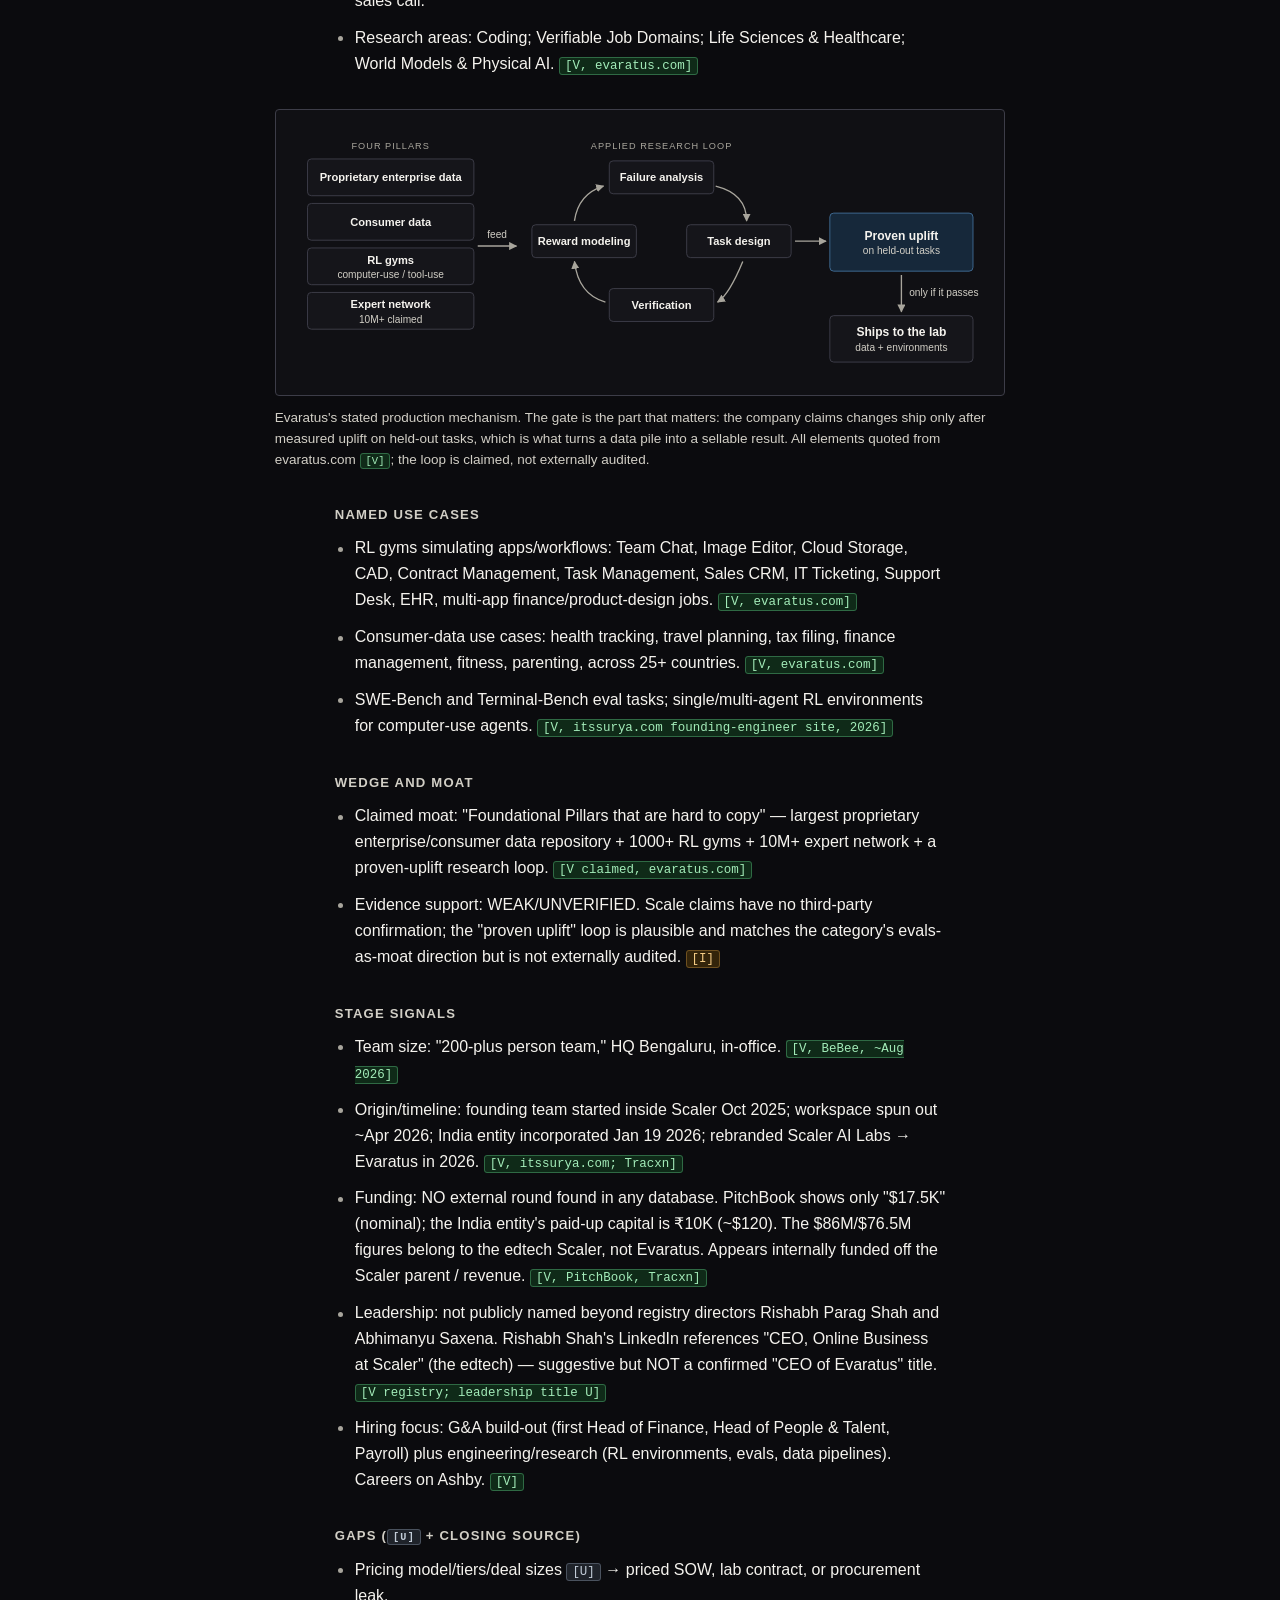
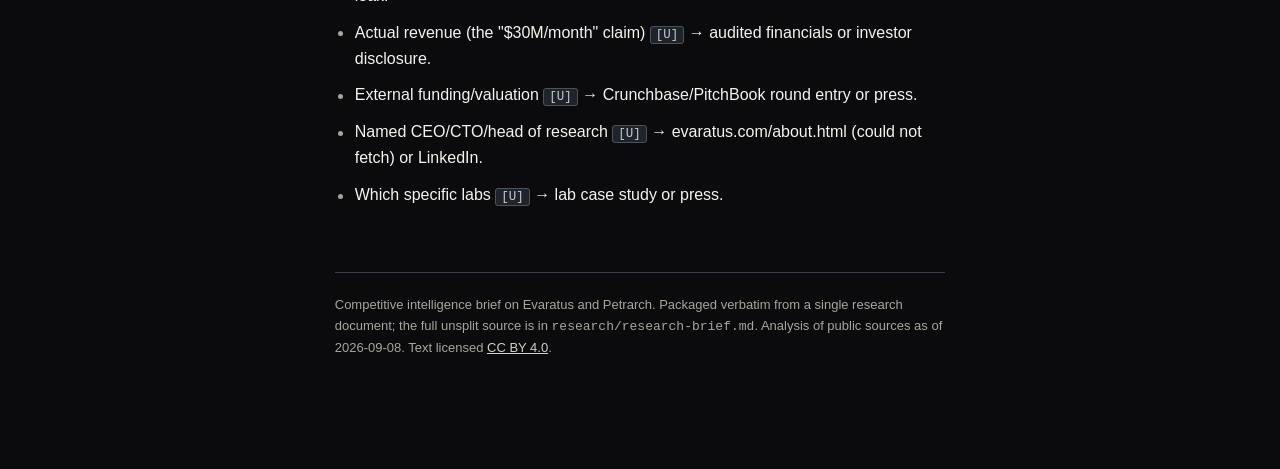
<file: docs/evaratus.html>
<!DOCTYPE html>
<html lang="en">
<head>
<meta charset="utf-8">
<meta name="viewport" content="width=device-width, initial-scale=1">
<title>Evaratus (formerly Scaler AI Labs) — Competitive Intelligence Brief</title>
<meta name="description" content="Competitive intelligence brief on Evaratus and Petrarch, two AI training-data suppliers to frontier labs. Analysis of public sources, 2026-09-08.">
<script>try{if(localStorage.getItem("theme")==="light")document.documentElement.setAttribute("data-theme","light")}catch(e){}</script>
<script src="./assets/theme.js" defer></script>
<link rel="stylesheet" href="./assets/style.css">
</head>
<body>
<div class="wrap">
<header class="masthead">
<p class="eyebrow">PART 1 &mdash; PER COMPANY</p>
<h1>COMPANY A: EVARATUS (formerly Scaler AI Labs)</h1>
</header>
<p class="provenance"><strong>Analysis of public sources.</strong> <span class="ref ref-I">[I]</span> items are inference, not fact. <span class="ref ref-U">[U]</span> items are unverified. Dated 2026-09-08.</p>
<nav class="nav nav-brief"><a href="./index.html" aria-current="page">Evaratus &amp; Petrarch</a><a href="./canada.html">Canada landscape</a><a href="./benchmark.html">Vendor benchmark</a></nav>
<nav class="nav"><a href="./index.html">Overview</a>
<a href="./evaratus.html" aria-current="page">Evaratus</a>
<a href="./petrarch.html">Petrarch</a>
<a href="./comparison.html">Comparison</a>
<a href="./landscape.html">Landscape</a></nav>
<ul>
<li>One-line positioning (quoted): "Real work, made trainable." and "Frontier models still fail at real work. Evaratus fixes it - proprietary enterprise and consumer data, 1000+ RL gyms and a 10M+ expert network that ship only proven model uplift." <span class="tag tag-V">[V, evaratus.com, 2026]</span></li>
<li>Tagline: "The Apparatus for Progress"; mission "Free humans from mundane work." <span class="tag tag-V">[V, evaratus.com, 2026]</span></li>
</ul>
<h2 class="sub">Problem and ICP</h2>
<ul>
<li>Sells to: frontier AI labs. A job posting states it "partners with frontier AI labs on training environments, human data, and model evaluations." <span class="tag tag-V">[V, BeBee "Head of Finance - Evaratus," ~Aug 2026]</span></li>
<li>References "250+ enterprises as exclusive partners" as data-supply sources (not necessarily paying buyers). <span class="tag tag-V">[V, evaratus.com]</span></li>
<li>Buyer size: frontier labs (large, well-capitalized). <span class="tag tag-I">[I: entire pitch aims at labs doing post-training]</span></li>
<li>Origin: spun out of Indian edtech Scaler (founders Abhimanyu Saxena / Anshuman Singh); operations HQ Bengaluru. <span class="tag tag-V">[V, Tracxn registry; BeBee]</span></li>
</ul>
<h2 class="sub">MONETIZATION (Q1)</h2>
<p>a. <strong>Verified pricing:</strong> None public. The only CTA is a "Schedule a call" contact form (name, business email, company, job title) routing to hello@scalerailabs.com. <span class="tag tag-V">[V, evaratus.com]</span> Model, tiers, minimums, free tier: <span class="tag tag-U">[U]</span>.</p>
<p>b. <strong>Motion:</strong> Enterprise / sales-assisted / partnership-based. Signals: sales-gate only; labs and enterprises framed as "exclusive partners"; a first "Head of Finance" role owning "project and client-level profitability analysis that drives pricing and staffing decisions." <span class="tag tag-V">[V, evaratus.com; BeBee ~Aug 2026]</span> This is a services/contract motion, not self-serve.</p>
<p>c. <strong>Unit of value charged:</strong> <span class="tag tag-U">[U]</span>. Category norm (not confirmed for Evaratus): per-RL-environment / per-task / per-project contracts. Per Epoch AI (Jan 12 2026, with Chris Barber), "Contract sizes are often six to seven figures per quarter," and one founder said contracts are "seven figures per quarter or more"; exclusivity commands multiples. For scale context, Epoch notes environment spend remains a fraction of compute — "OpenAI's R&amp;D compute spend in 2026 is projected to be around $19 billion, roughly double the 2025 figure." Whether Evaratus prices this way is <span class="tag tag-U">[U]</span>.</p>
<p>d. <strong>Revenue hypothesis <span class="tag tag-I">[I]</span>:</strong> Evaratus most likely earns project/contract revenue from frontier labs for RL environments, evals, and curated enterprise/consumer data, billed per engagement with exclusivity premiums — reasoning from its "$30M+ of work delivered every month" framing plus category contract norms. Single source that would confirm/kill it: a priced SOW, signed lab contract, or investor/financial disclosure; none is public. <span class="tag tag-U">[U on actual mechanism]</span></p>
<p>e. <strong>Adjacent/non-obvious revenue:</strong> <span class="tag tag-U">[U]</span>. Possible expert-network staffing/services given the "10M+ experts" claim, but unconfirmed.</p>
<h2 class="sub">Traction claims — ALL SELF-REPORTED, NOT INDEPENDENTLY VERIFIED</h2>
<ul>
<li>"$30M+ Of work delivered every month — As of August 2026" <span class="tag tag-V">[V that claimed on-site; U on truth — no third-party corroboration found in an exhaustive search]</span></li>
<li>"4 / 5 Top frontier labs work with us" <span class="tag tag-V">[V claimed; U on truth]</span>. The only independent human signal — a founding engineer's personal site — says they partner with "3 / 3+ global AI research labs," which undercuts "4 of top 5." <span class="tag tag-V">[V, itssurya.com, 2026]</span></li>
<li>"250+ Enterprises as exclusive partners"; "10M+ experts"; "1000+ RL gyms"; "350+ sector leaders"; "25+ countries, 100+ usecases" <span class="tag tag-V">[V claimed; U on truth — zero third-party verification]</span></li>
</ul>
<h2 class="sub">BUYER PERSONA (Q2)</h2>
<p>a. <strong>End user:</strong> a frontier-lab research/post-training engineer or research lead who consumes RL environments, evals, and data to improve a model. <span class="tag tag-I">[I from product description; not stated]</span></p>
<p>b. <strong>Economic buyer:</strong> lab leadership controlling a data/post-training or "environments" budget (a head of data/research, or GTM/procurement at a lab). <span class="tag tag-I">[I; not named]</span> Independent context: labs run centralized environment budgets — The Information (Sept 2025), via Epoch AI, reported "Anthropic had discussed spending over $1 billion on RL environments over the following year." <span class="tag tag-V">[V]</span></p>
<p>c. <strong>Approvers/blockers:</strong> security/compliance — Evaratus advertises "SOC 2 compliant," "PII/BII scrubbed," "GDPR compliant" — plus legal on data provenance/exclusivity. <span class="tag tag-V">[V, evaratus.com]</span></p>
<p>d. <strong>Entry point:</strong> top-down enterprise/partnership sale via direct outreach ("schedule a call"). <span class="tag tag-I">[I from signup flow]</span></p>
<p>e. <strong>Trigger event:</strong> a lab needs domain-specific post-training data / RL environments to fix model failures on "real work" and wants an exclusive supplier. <span class="tag tag-I">[I from positioning]</span></p>
<p>f. <strong>Evidence tag:</strong> persona INFERRED from site + job postings + category reports, not stated by the company. <span class="tag tag-I">[I]</span></p>
<figure class="fig"><div class="fig-scroll"><svg class="dgm" viewBox="0 0 720 118" role="img" aria-label="The Evaratus deal path runs trigger, entry point, approvers, economic buyer, end user; only the approver step is verified, the rest are inferred." style="min-width:560px" xmlns="http://www.w3.org/2000/svg"><defs><marker id="a-d4" viewBox="0 0 10 10" refX="9" refY="5" markerWidth="6" markerHeight="6" orient="auto-start-reverse"><path class="mk" d="M0,0 L10,5 L0,10 z"/></marker><marker id="ad-d4" viewBox="0 0 10 10" refX="9" refY="5" markerWidth="6" markerHeight="6" orient="auto-start-reverse"><path class="mk mk-dim" d="M0,0 L10,5 L0,10 z"/></marker></defs><text class="ref-t ref-t-I" x="82" y="34" text-anchor="middle">[I]</text><rect class="n" x="20" y="44" width="124" height="62" rx="4"/><text class="lbl" x="82.0" y="66.0" text-anchor="middle">Trigger</text><text class="lbl-s" x="82.0" y="81.0" text-anchor="middle">model fails at</text><text class="lbl-s" x="82.0" y="94.0" text-anchor="middle">“real work”</text><line class="edge" x1="148" y1="75" x2="156" y2="75" marker-end="url(#a-d4)"/><text class="ref-t ref-t-I" x="222" y="34" text-anchor="middle">[I]</text><rect class="n" x="160" y="44" width="124" height="62" rx="4"/><text class="lbl" x="222.0" y="66.0" text-anchor="middle">Entry point</text><text class="lbl-s" x="222.0" y="81.0" text-anchor="middle">“schedule a call”</text><text class="lbl-s" x="222.0" y="94.0" text-anchor="middle">no self-serve</text><line class="edge" x1="288" y1="75" x2="296" y2="75" marker-end="url(#a-d4)"/><text class="ref-t ref-t-V" x="362" y="34" text-anchor="middle">[V]</text><rect class="n" x="300" y="44" width="124" height="62" rx="4"/><text class="lbl" x="362.0" y="66.0" text-anchor="middle">Approvers</text><text class="lbl-s" x="362.0" y="81.0" text-anchor="middle">SOC 2, PII/BII,</text><text class="lbl-s" x="362.0" y="94.0" text-anchor="middle">GDPR, legal</text><line class="edge" x1="428" y1="75" x2="436" y2="75" marker-end="url(#a-d4)"/><text class="ref-t ref-t-I" x="502" y="34" text-anchor="middle">[I]</text><rect class="n" x="440" y="44" width="124" height="62" rx="4"/><text class="lbl" x="502.0" y="66.0" text-anchor="middle">Economic buyer</text><text class="lbl-s" x="502.0" y="81.0" text-anchor="middle">lab leadership,</text><text class="lbl-s" x="502.0" y="94.0" text-anchor="middle">environments budget</text><line class="edge" x1="568" y1="75" x2="576" y2="75" marker-end="url(#a-d4)"/><text class="ref-t ref-t-I" x="642" y="34" text-anchor="middle">[I]</text><rect class="n" x="580" y="44" width="124" height="62" rx="4"/><text class="lbl" x="642.0" y="66.0" text-anchor="middle">End user</text><text class="lbl-s" x="642.0" y="81.0" text-anchor="middle">post-training</text><text class="lbl-s" x="642.0" y="94.0" text-anchor="middle">engineer</text></svg></div><figcaption>How an Evaratus deal reaches the people who use the product, with each step's evidence grade above it. Only the compliance gate is verified from the company's own site. The brief is explicit that the persona is inferred from the site, job postings and category reports, not stated by the company.</figcaption></figure><h2 class="sub">Product</h2>
<ul>
<li>Core capability: four "pillars" — proprietary enterprise data, consumer data, RL gyms (computer-use/tool-use environments), and a claimed 10M+ expert network — feeding an "applied research loop" (failure analysis, task design, verification, reward modeling) that ships changes "only after proven uplift" on held-out tasks. <span class="tag tag-V">[V, evaratus.com]</span></li>
<li>Delivery form: data-and-environments delivered to labs as a service (not an app or public API). <span class="tag tag-V">[V/I]</span></li>
<li>Day-one user action: <span class="tag tag-U">[U]</span> — no self-serve product; engagement begins with a sales call.</li>
<li>Research areas: Coding; Verifiable Job Domains; Life Sciences &amp; Healthcare; World Models &amp; Physical AI. <span class="tag tag-V">[V, evaratus.com]</span></li>
</ul>
<figure class="fig"><div class="fig-scroll"><svg class="dgm" viewBox="0 0 720 258" role="img" aria-label="Four data pillars feed a four-stage applied research loop of failure analysis, task design, verification and reward modeling; changes ship to the lab only after proven uplift on held-out tasks." style="min-width:560px" xmlns="http://www.w3.org/2000/svg"><defs><marker id="a-d3" viewBox="0 0 10 10" refX="9" refY="5" markerWidth="6" markerHeight="6" orient="auto-start-reverse"><path class="mk" d="M0,0 L10,5 L0,10 z"/></marker><marker id="ad-d3" viewBox="0 0 10 10" refX="9" refY="5" markerWidth="6" markerHeight="6" orient="auto-start-reverse"><path class="mk mk-dim" d="M0,0 L10,5 L0,10 z"/></marker></defs><text class="lbl-cap" x="102" y="22" text-anchor="middle">FOUR PILLARS</text><text class="lbl-cap" x="382" y="22" text-anchor="middle">APPLIED RESEARCH LOOP</text><rect class="n" x="16" y="32" width="172" height="38" rx="4"/><text class="lbl-m" x="102.0" y="55.0" text-anchor="middle">Proprietary enterprise data</text><rect class="n" x="16" y="78" width="172" height="38" rx="4"/><text class="lbl-m" x="102.0" y="101.0" text-anchor="middle">Consumer data</text><rect class="n" x="16" y="124" width="172" height="38" rx="4"/><text class="lbl-m" x="102.0" y="140.5" text-anchor="middle">RL gyms</text><text class="lbl-s" x="102.0" y="155.5" text-anchor="middle">computer-use / tool-use</text><rect class="n" x="16" y="170" width="172" height="38" rx="4"/><text class="lbl-m" x="102.0" y="186.5" text-anchor="middle">Expert network</text><text class="lbl-s" x="102.0" y="201.5" text-anchor="middle">10M+ claimed</text><line class="edge" x1="192" y1="122" x2="232" y2="122" marker-end="url(#a-d3)"/><text class="lbl-s" x="212" y="114" text-anchor="middle">feed</text><rect class="n" x="328" y="34" width="108" height="34" rx="4"/><text class="lbl-m" x="382.0" y="55.0" text-anchor="middle">Failure analysis</text><rect class="n" x="408" y="100" width="108" height="34" rx="4"/><text class="lbl-m" x="462.0" y="121.0" text-anchor="middle">Task design</text><rect class="n" x="328" y="166" width="108" height="34" rx="4"/><text class="lbl-m" x="382.0" y="187.0" text-anchor="middle">Verification</text><rect class="n" x="248" y="100" width="108" height="34" rx="4"/><text class="lbl-m" x="302.0" y="121.0" text-anchor="middle">Reward modeling</text><path class="edge" fill="none" d="M 438 60 Q 470 68 470 96" marker-end="url(#a-d3)"/><path class="edge" fill="none" d="M 466 138 Q 452 172 440 180" marker-end="url(#a-d3)"/><path class="edge" fill="none" d="M 324 180 Q 296 172 292 138" marker-end="url(#a-d3)"/><path class="edge" fill="none" d="M 292 96 Q 296 68 322 60" marker-end="url(#a-d3)"/><line class="edge" x1="520" y1="117" x2="552" y2="117" marker-end="url(#a-d3)"/><rect class="n n-key" x="556" y="88" width="148" height="60" rx="4"/><text class="lbl" x="630.0" y="115.5" text-anchor="middle">Proven uplift</text><text class="lbl-s" x="630.0" y="130.5" text-anchor="middle">on held-out tasks</text><line class="edge" x1="630" y1="152" x2="630" y2="190" marker-end="url(#a-d3)"/><text class="lbl-s" x="638" y="174" text-anchor="start">only if it passes</text><rect class="n" x="556" y="194" width="148" height="48" rx="4"/><text class="lbl" x="630.0" y="215.5" text-anchor="middle">Ships to the lab</text><text class="lbl-s" x="630.0" y="230.5" text-anchor="middle">data + environments</text></svg></div><figcaption>Evaratus's stated production mechanism. The gate is the part that matters: the company claims changes ship only after measured uplift on held-out tasks, which is what turns a data pile into a sellable result. All elements quoted from evaratus.com <span class="ref ref-V">[V]</span>; the loop is claimed, not externally audited.</figcaption></figure><h2 class="sub">Named use cases</h2>
<ul>
<li>RL gyms simulating apps/workflows: Team Chat, Image Editor, Cloud Storage, CAD, Contract Management, Task Management, Sales CRM, IT Ticketing, Support Desk, EHR, multi-app finance/product-design jobs. <span class="tag tag-V">[V, evaratus.com]</span></li>
<li>Consumer-data use cases: health tracking, travel planning, tax filing, finance management, fitness, parenting, across 25+ countries. <span class="tag tag-V">[V, evaratus.com]</span></li>
<li>SWE-Bench and Terminal-Bench eval tasks; single/multi-agent RL environments for computer-use agents. <span class="tag tag-V">[V, itssurya.com founding-engineer site, 2026]</span></li>
</ul>
<h2 class="sub">Wedge and moat</h2>
<ul>
<li>Claimed moat: "Foundational Pillars that are hard to copy" — largest proprietary enterprise/consumer data repository + 1000+ RL gyms + 10M+ expert network + a proven-uplift research loop. <span class="tag tag-V">[V claimed, evaratus.com]</span></li>
<li>Evidence support: WEAK/UNVERIFIED. Scale claims have no third-party confirmation; the "proven uplift" loop is plausible and matches the category's evals-as-moat direction but is not externally audited. <span class="tag tag-I">[I]</span></li>
</ul>
<h2 class="sub">Stage signals</h2>
<ul>
<li>Team size: "200-plus person team," HQ Bengaluru, in-office. <span class="tag tag-V">[V, BeBee, ~Aug 2026]</span></li>
<li>Origin/timeline: founding team started inside Scaler Oct 2025; workspace spun out ~Apr 2026; India entity incorporated Jan 19 2026; rebranded Scaler AI Labs → Evaratus in 2026. <span class="tag tag-V">[V, itssurya.com; Tracxn]</span></li>
<li>Funding: NO external round found in any database. PitchBook shows only "$17.5K" (nominal); the India entity's paid-up capital is ₹10K (~$120). The $86M/$76.5M figures belong to the edtech Scaler, not Evaratus. Appears internally funded off the Scaler parent / revenue. <span class="tag tag-V">[V, PitchBook, Tracxn]</span></li>
<li>Leadership: not publicly named beyond registry directors Rishabh Parag Shah and Abhimanyu Saxena. Rishabh Shah's LinkedIn references "CEO, Online Business at Scaler" (the edtech) — suggestive but NOT a confirmed "CEO of Evaratus" title. <span class="tag tag-V">[V registry; leadership title U]</span></li>
<li>Hiring focus: G&amp;A build-out (first Head of Finance, Head of People &amp; Talent, Payroll) plus engineering/research (RL environments, evals, data pipelines). Careers on Ashby. <span class="tag tag-V">[V]</span></li>
</ul>
<h2 class="sub">Gaps (<span class="tag tag-U">[U]</span> + closing source)</h2>
<ul>
<li>Pricing model/tiers/deal sizes <span class="tag tag-U">[U]</span> → priced SOW, lab contract, or procurement leak.</li>
<li>Actual revenue (the "$30M/month" claim) <span class="tag tag-U">[U]</span> → audited financials or investor disclosure.</li>
<li>External funding/valuation <span class="tag tag-U">[U]</span> → Crunchbase/PitchBook round entry or press.</li>
<li>Named CEO/CTO/head of research <span class="tag tag-U">[U]</span> → evaratus.com/about.html (could not fetch) or LinkedIn.</li>
<li>Which specific labs <span class="tag tag-U">[U]</span> → lab case study or press.</li>
</ul>
<footer class="foot"><p>Competitive intelligence brief on Evaratus and Petrarch. Packaged verbatim from a single research document; the full unsplit source is in <code>research/research-brief.md</code>. Analysis of public sources as of 2026-09-08. Text licensed <a href="https://creativecommons.org/licenses/by/4.0/">CC BY 4.0</a>.</p></footer>
</div>
</body>
</html>
</file>
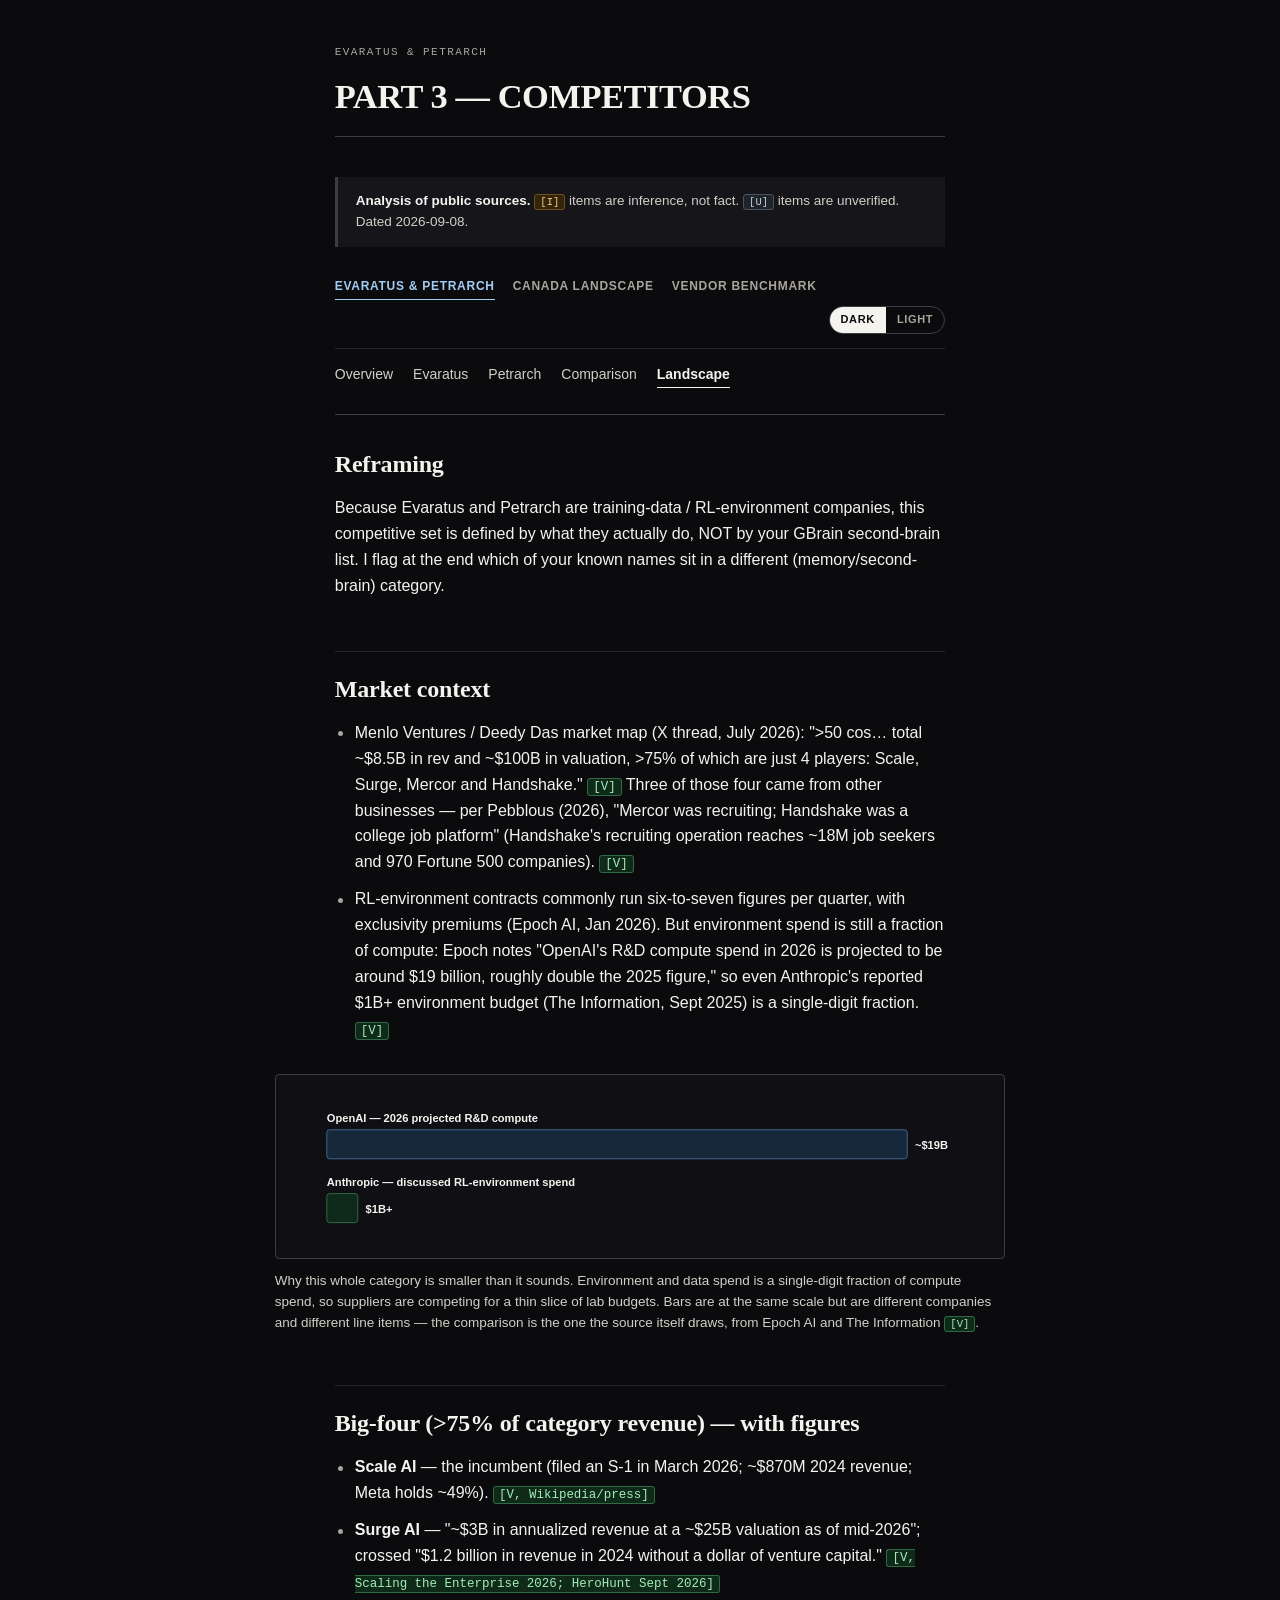
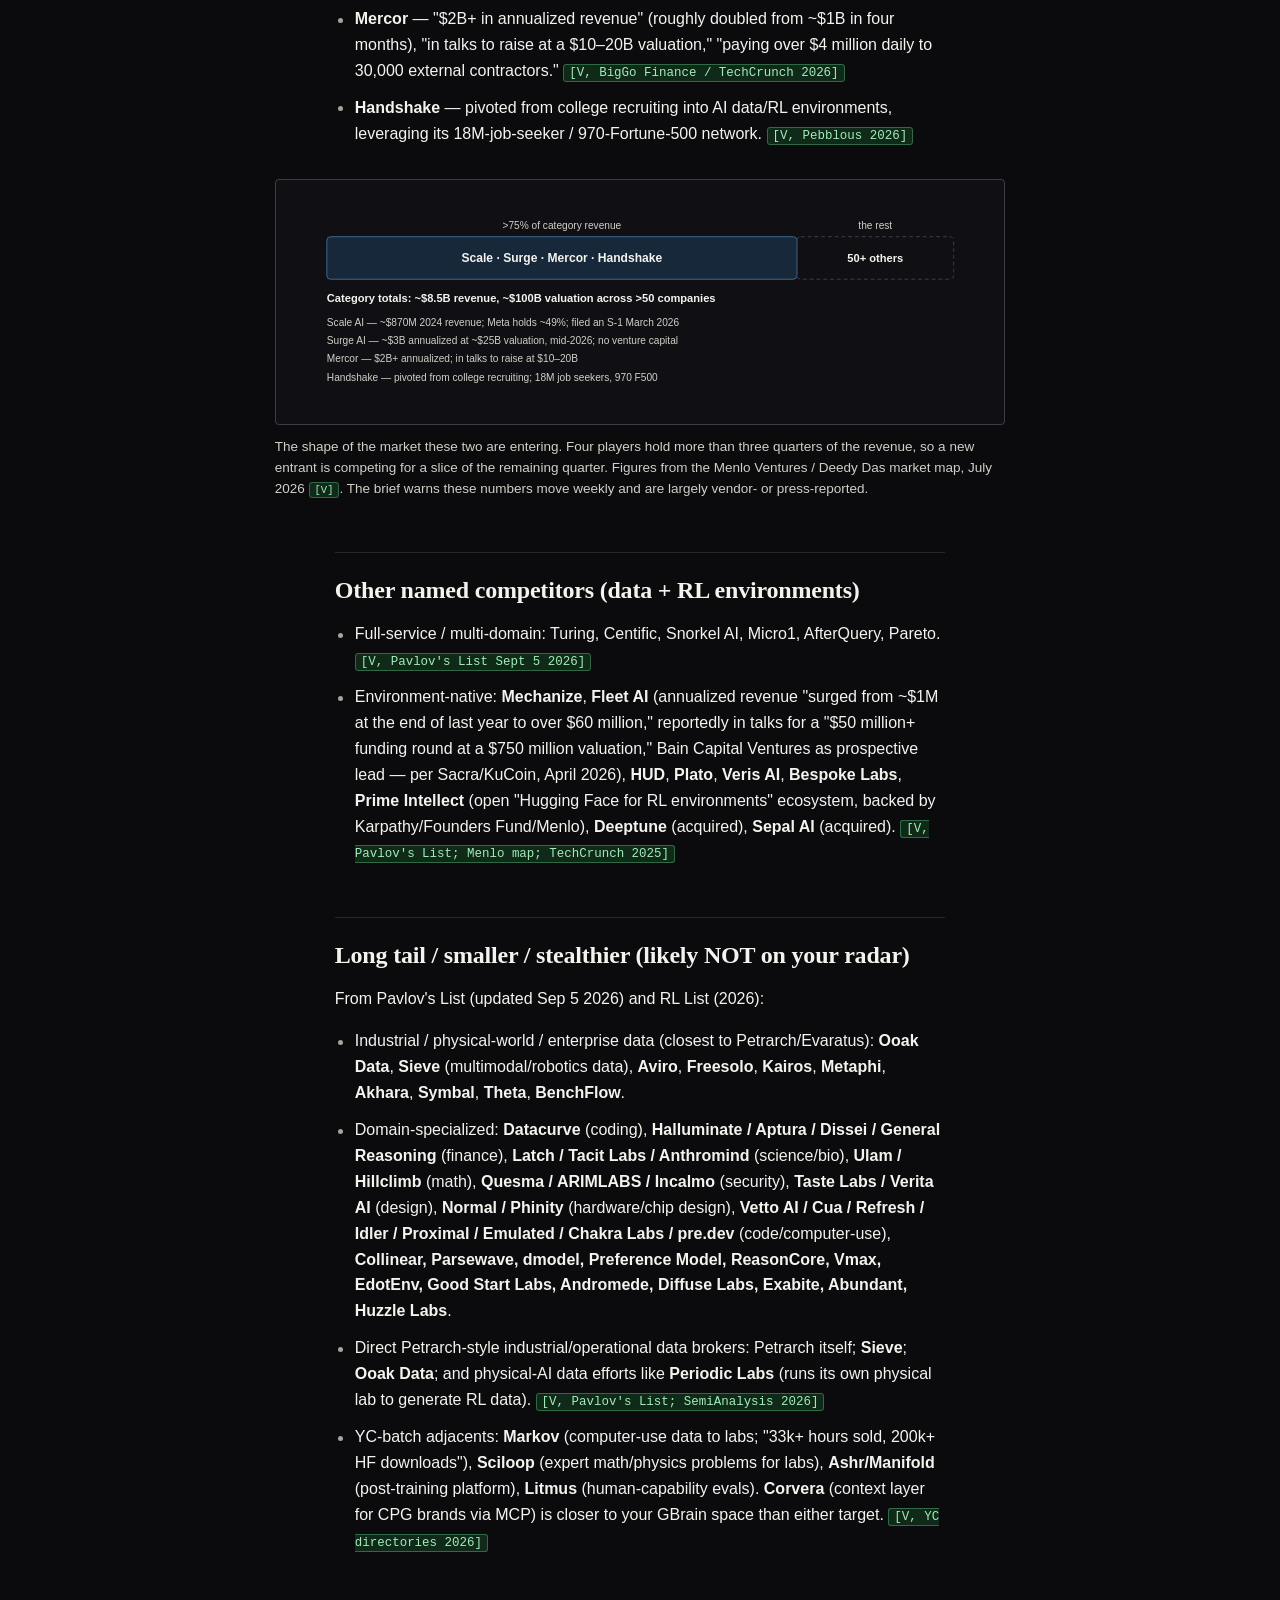
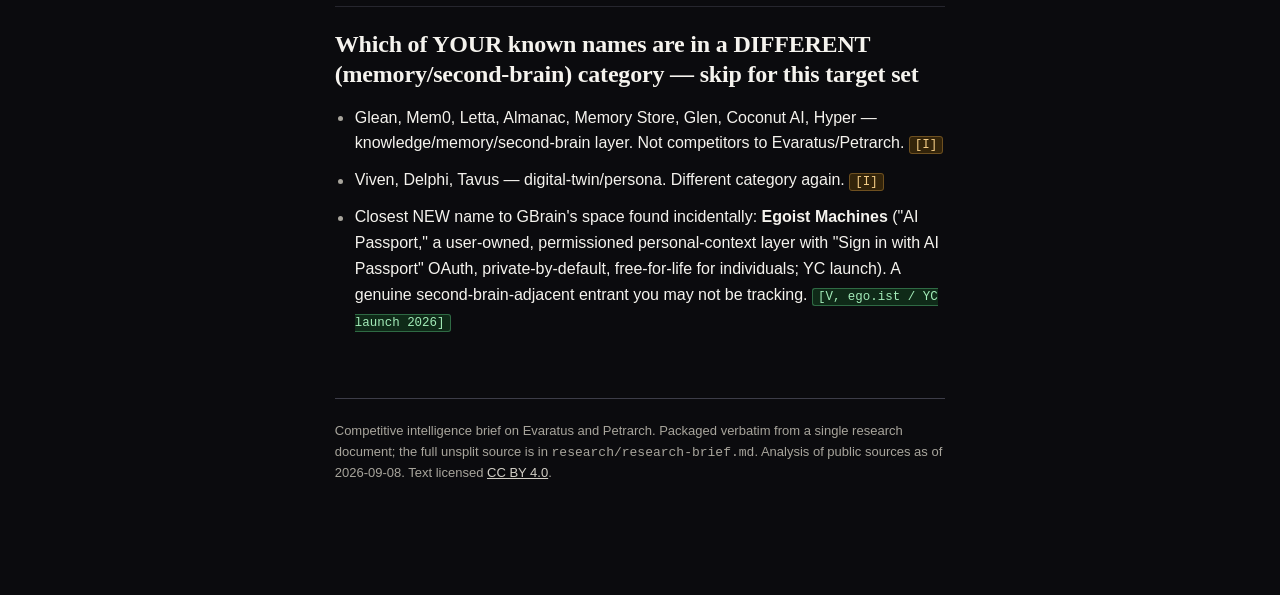
<file: docs/landscape.html>
<!DOCTYPE html>
<html lang="en">
<head>
<meta charset="utf-8">
<meta name="viewport" content="width=device-width, initial-scale=1">
<title>Competitive landscape — Evaratus & Petrarch</title>
<meta name="description" content="Competitive intelligence brief on Evaratus and Petrarch, two AI training-data suppliers to frontier labs. Analysis of public sources, 2026-09-08.">
<script>try{if(localStorage.getItem("theme")==="light")document.documentElement.setAttribute("data-theme","light")}catch(e){}</script>
<script src="./assets/theme.js" defer></script>
<link rel="stylesheet" href="./assets/style.css">
</head>
<body>
<div class="wrap">
<header class="masthead">
<p class="eyebrow">Evaratus &amp; Petrarch</p>
<h1>PART 3 — COMPETITORS</h1>
</header>
<p class="provenance"><strong>Analysis of public sources.</strong> <span class="ref ref-I">[I]</span> items are inference, not fact. <span class="ref ref-U">[U]</span> items are unverified. Dated 2026-09-08.</p>
<nav class="nav nav-brief"><a href="./index.html" aria-current="page">Evaratus &amp; Petrarch</a><a href="./canada.html">Canada landscape</a><a href="./benchmark.html">Vendor benchmark</a></nav>
<nav class="nav"><a href="./index.html">Overview</a>
<a href="./evaratus.html">Evaratus</a>
<a href="./petrarch.html">Petrarch</a>
<a href="./comparison.html">Comparison</a>
<a href="./landscape.html" aria-current="page">Landscape</a></nav>
<h2>Reframing</h2>
<p>Because Evaratus and Petrarch are training-data / RL-environment companies, this competitive set is defined by what they actually do, NOT by your GBrain second-brain list. I flag at the end which of your known names sit in a different (memory/second-brain) category.</p>
<h2>Market context</h2>
<ul>
<li>Menlo Ventures / Deedy Das market map (X thread, July 2026): "&gt;50 cos… total ~$8.5B in rev and ~$100B in valuation, &gt;75% of which are just 4 players: Scale, Surge, Mercor and Handshake." <span class="tag tag-V">[V]</span> Three of those four came from other businesses — per Pebblous (2026), "Mercor was recruiting; Handshake was a college job platform" (Handshake's recruiting operation reaches ~18M job seekers and 970 Fortune 500 companies). <span class="tag tag-V">[V]</span></li>
<li>RL-environment contracts commonly run six-to-seven figures per quarter, with exclusivity premiums (Epoch AI, Jan 2026). But environment spend is still a fraction of compute: Epoch notes "OpenAI's R&amp;D compute spend in 2026 is projected to be around $19 billion, roughly double the 2025 figure," so even Anthropic's reported $1B+ environment budget (The Information, Sept 2025) is a single-digit fraction. <span class="tag tag-V">[V]</span></li>
</ul>
<figure class="fig"><div class="fig-scroll"><svg class="dgm" viewBox="0 0 720 152" role="img" aria-label="At the same scale, a projected 19 billion dollars of OpenAI R&amp;D compute in 2026 dwarfs the one billion plus that Anthropic discussed spending on RL environments." style="min-width:560px" xmlns="http://www.w3.org/2000/svg"><defs><marker id="a-d9" viewBox="0 0 10 10" refX="9" refY="5" markerWidth="6" markerHeight="6" orient="auto-start-reverse"><path class="mk" d="M0,0 L10,5 L0,10 z"/></marker><marker id="ad-d9" viewBox="0 0 10 10" refX="9" refY="5" markerWidth="6" markerHeight="6" orient="auto-start-reverse"><path class="mk mk-dim" d="M0,0 L10,5 L0,10 z"/></marker></defs><text class="lbl-m" x="36" y="30" text-anchor="start">OpenAI — 2026 projected R&amp;D compute</text><rect class="bar bar-dim" x="36" y="38" width="600" height="30" rx="3"/><text class="lbl-m" x="644" y="58" text-anchor="start">~$19B</text><text class="lbl-m" x="36" y="96" text-anchor="start">Anthropic — discussed RL-environment spend</text><rect class="bar bar-V" x="36" y="104" width="32" height="30" rx="3"/><text class="lbl-m" x="76" y="124" text-anchor="start">$1B+</text></svg></div><figcaption>Why this whole category is smaller than it sounds. Environment and data spend is a single-digit fraction of compute spend, so suppliers are competing for a thin slice of lab budgets. Bars are at the same scale but are different companies and different line items — the comparison is the one the source itself draws, from Epoch AI and The Information <span class="ref ref-V">[V]</span>.</figcaption></figure><h2>Big-four (&gt;75% of category revenue) — with figures</h2>
<ul>
<li><strong>Scale AI</strong> — the incumbent (filed an S-1 in March 2026; ~$870M 2024 revenue; Meta holds ~49%). <span class="tag tag-V">[V, Wikipedia/press]</span></li>
<li><strong>Surge AI</strong> — "~$3B in annualized revenue at a ~$25B valuation as of mid-2026"; crossed "$1.2 billion in revenue in 2024 without a dollar of venture capital." <span class="tag tag-V">[V, Scaling the Enterprise 2026; HeroHunt Sept 2026]</span></li>
<li><strong>Mercor</strong> — "$2B+ in annualized revenue" (roughly doubled from ~$1B in four months), "in talks to raise at a $10–20B valuation," "paying over $4 million daily to 30,000 external contractors." <span class="tag tag-V">[V, BigGo Finance / TechCrunch 2026]</span></li>
<li><strong>Handshake</strong> — pivoted from college recruiting into AI data/RL environments, leveraging its 18M-job-seeker / 970-Fortune-500 network. <span class="tag tag-V">[V, Pebblous 2026]</span></li>
</ul>
<figure class="fig"><div class="fig-scroll"><svg class="dgm" viewBox="0 0 720 216" role="img" aria-label="More than 75 percent of the category's revenue sits with four companies: Scale, Surge, Mercor and Handshake. Over 50 other companies share the remainder." style="min-width:560px" xmlns="http://www.w3.org/2000/svg"><defs><marker id="a-d8" viewBox="0 0 10 10" refX="9" refY="5" markerWidth="6" markerHeight="6" orient="auto-start-reverse"><path class="mk" d="M0,0 L10,5 L0,10 z"/></marker><marker id="ad-d8" viewBox="0 0 10 10" refX="9" refY="5" markerWidth="6" markerHeight="6" orient="auto-start-reverse"><path class="mk mk-dim" d="M0,0 L10,5 L0,10 z"/></marker></defs><rect class="n n-key" x="36" y="40" width="486" height="44" rx="4"/><text class="lbl" x="279.0" y="66.0" text-anchor="middle">Scale · Surge · Mercor · Handshake</text><rect class="n n-dim" x="522" y="40" width="162" height="44" rx="4"/><text class="lbl-m" x="603.0" y="66.0" text-anchor="middle">50+ others</text><text class="lbl-s" x="279" y="32" text-anchor="middle">&gt;75% of category revenue</text><text class="lbl-s" x="603" y="32" text-anchor="middle">the rest</text><text class="lbl-m" x="36" y="108" text-anchor="start">Category totals: ~$8.5B revenue, ~$100B valuation across &gt;50 companies</text><text class="lbl-s" x="36" y="132" text-anchor="start">Scale AI — ~$870M 2024 revenue; Meta holds ~49%; filed an S-1 March 2026</text><text class="lbl-s" x="36" y="151" text-anchor="start">Surge AI — ~$3B annualized at ~$25B valuation, mid-2026; no venture capital</text><text class="lbl-s" x="36" y="170" text-anchor="start">Mercor — $2B+ annualized; in talks to raise at $10–20B</text><text class="lbl-s" x="36" y="189" text-anchor="start">Handshake — pivoted from college recruiting; 18M job seekers, 970 F500</text></svg></div><figcaption>The shape of the market these two are entering. Four players hold more than three quarters of the revenue, so a new entrant is competing for a slice of the remaining quarter. Figures from the Menlo Ventures / Deedy Das market map, July 2026 <span class="ref ref-V">[V]</span>. The brief warns these numbers move weekly and are largely vendor- or press-reported.</figcaption></figure><h2>Other named competitors (data + RL environments)</h2>
<ul>
<li>Full-service / multi-domain: Turing, Centific, Snorkel AI, Micro1, AfterQuery, Pareto. <span class="tag tag-V">[V, Pavlov's List Sept 5 2026]</span></li>
<li>Environment-native: <strong>Mechanize</strong>, <strong>Fleet AI</strong> (annualized revenue "surged from ~$1M at the end of last year to over $60 million," reportedly in talks for a "$50 million+ funding round at a $750 million valuation," Bain Capital Ventures as prospective lead — per Sacra/KuCoin, April 2026), <strong>HUD</strong>, <strong>Plato</strong>, <strong>Veris AI</strong>, <strong>Bespoke Labs</strong>, <strong>Prime Intellect</strong> (open "Hugging Face for RL environments" ecosystem, backed by Karpathy/Founders Fund/Menlo), <strong>Deeptune</strong> (acquired), <strong>Sepal AI</strong> (acquired). <span class="tag tag-V">[V, Pavlov's List; Menlo map; TechCrunch 2025]</span></li>
</ul>
<h2>Long tail / smaller / stealthier (likely NOT on your radar)</h2>
<p>From Pavlov's List (updated Sep 5 2026) and RL List (2026):</p>
<ul>
<li>Industrial / physical-world / enterprise data (closest to Petrarch/Evaratus): <strong>Ooak Data</strong>, <strong>Sieve</strong> (multimodal/robotics data), <strong>Aviro</strong>, <strong>Freesolo</strong>, <strong>Kairos</strong>, <strong>Metaphi</strong>, <strong>Akhara</strong>, <strong>Symbal</strong>, <strong>Theta</strong>, <strong>BenchFlow</strong>.</li>
<li>Domain-specialized: <strong>Datacurve</strong> (coding), <strong>Halluminate / Aptura / Dissei / General Reasoning</strong> (finance), <strong>Latch / Tacit Labs / Anthromind</strong> (science/bio), <strong>Ulam / Hillclimb</strong> (math), <strong>Quesma / ARIMLABS / Incalmo</strong> (security), <strong>Taste Labs / Verita AI</strong> (design), <strong>Normal / Phinity</strong> (hardware/chip design), <strong>Vetto AI / Cua / Refresh / Idler / Proximal / Emulated / Chakra Labs / pre.dev</strong> (code/computer-use), <strong>Collinear, Parsewave, dmodel, Preference Model, ReasonCore, Vmax, EdotEnv, Good Start Labs, Andromede, Diffuse Labs, Exabite, Abundant, Huzzle Labs</strong>.</li>
<li>Direct Petrarch-style industrial/operational data brokers: Petrarch itself; <strong>Sieve</strong>; <strong>Ooak Data</strong>; and physical-AI data efforts like <strong>Periodic Labs</strong> (runs its own physical lab to generate RL data). <span class="tag tag-V">[V, Pavlov's List; SemiAnalysis 2026]</span></li>
<li>YC-batch adjacents: <strong>Markov</strong> (computer-use data to labs; "33k+ hours sold, 200k+ HF downloads"), <strong>Sciloop</strong> (expert math/physics problems for labs), <strong>Ashr/Manifold</strong> (post-training platform), <strong>Litmus</strong> (human-capability evals). <strong>Corvera</strong> (context layer for CPG brands via MCP) is closer to your GBrain space than either target. <span class="tag tag-V">[V, YC directories 2026]</span></li>
</ul>
<h2>Which of YOUR known names are in a DIFFERENT (memory/second-brain) category — skip for this target set</h2>
<ul>
<li>Glean, Mem0, Letta, Almanac, Memory Store, Glen, Coconut AI, Hyper — knowledge/memory/second-brain layer. Not competitors to Evaratus/Petrarch. <span class="tag tag-I">[I]</span></li>
<li>Viven, Delphi, Tavus — digital-twin/persona. Different category again. <span class="tag tag-I">[I]</span></li>
<li>Closest NEW name to GBrain's space found incidentally: <strong>Egoist Machines</strong> ("AI Passport," a user-owned, permissioned personal-context layer with "Sign in with AI Passport" OAuth, private-by-default, free-for-life for individuals; YC launch). A genuine second-brain-adjacent entrant you may not be tracking. <span class="tag tag-V">[V, ego.ist / YC launch 2026]</span></li>
</ul>
<footer class="foot"><p>Competitive intelligence brief on Evaratus and Petrarch. Packaged verbatim from a single research document; the full unsplit source is in <code>research/research-brief.md</code>. Analysis of public sources as of 2026-09-08. Text licensed <a href="https://creativecommons.org/licenses/by/4.0/">CC BY 4.0</a>.</p></footer>
</div>
</body>
</html>
</file>
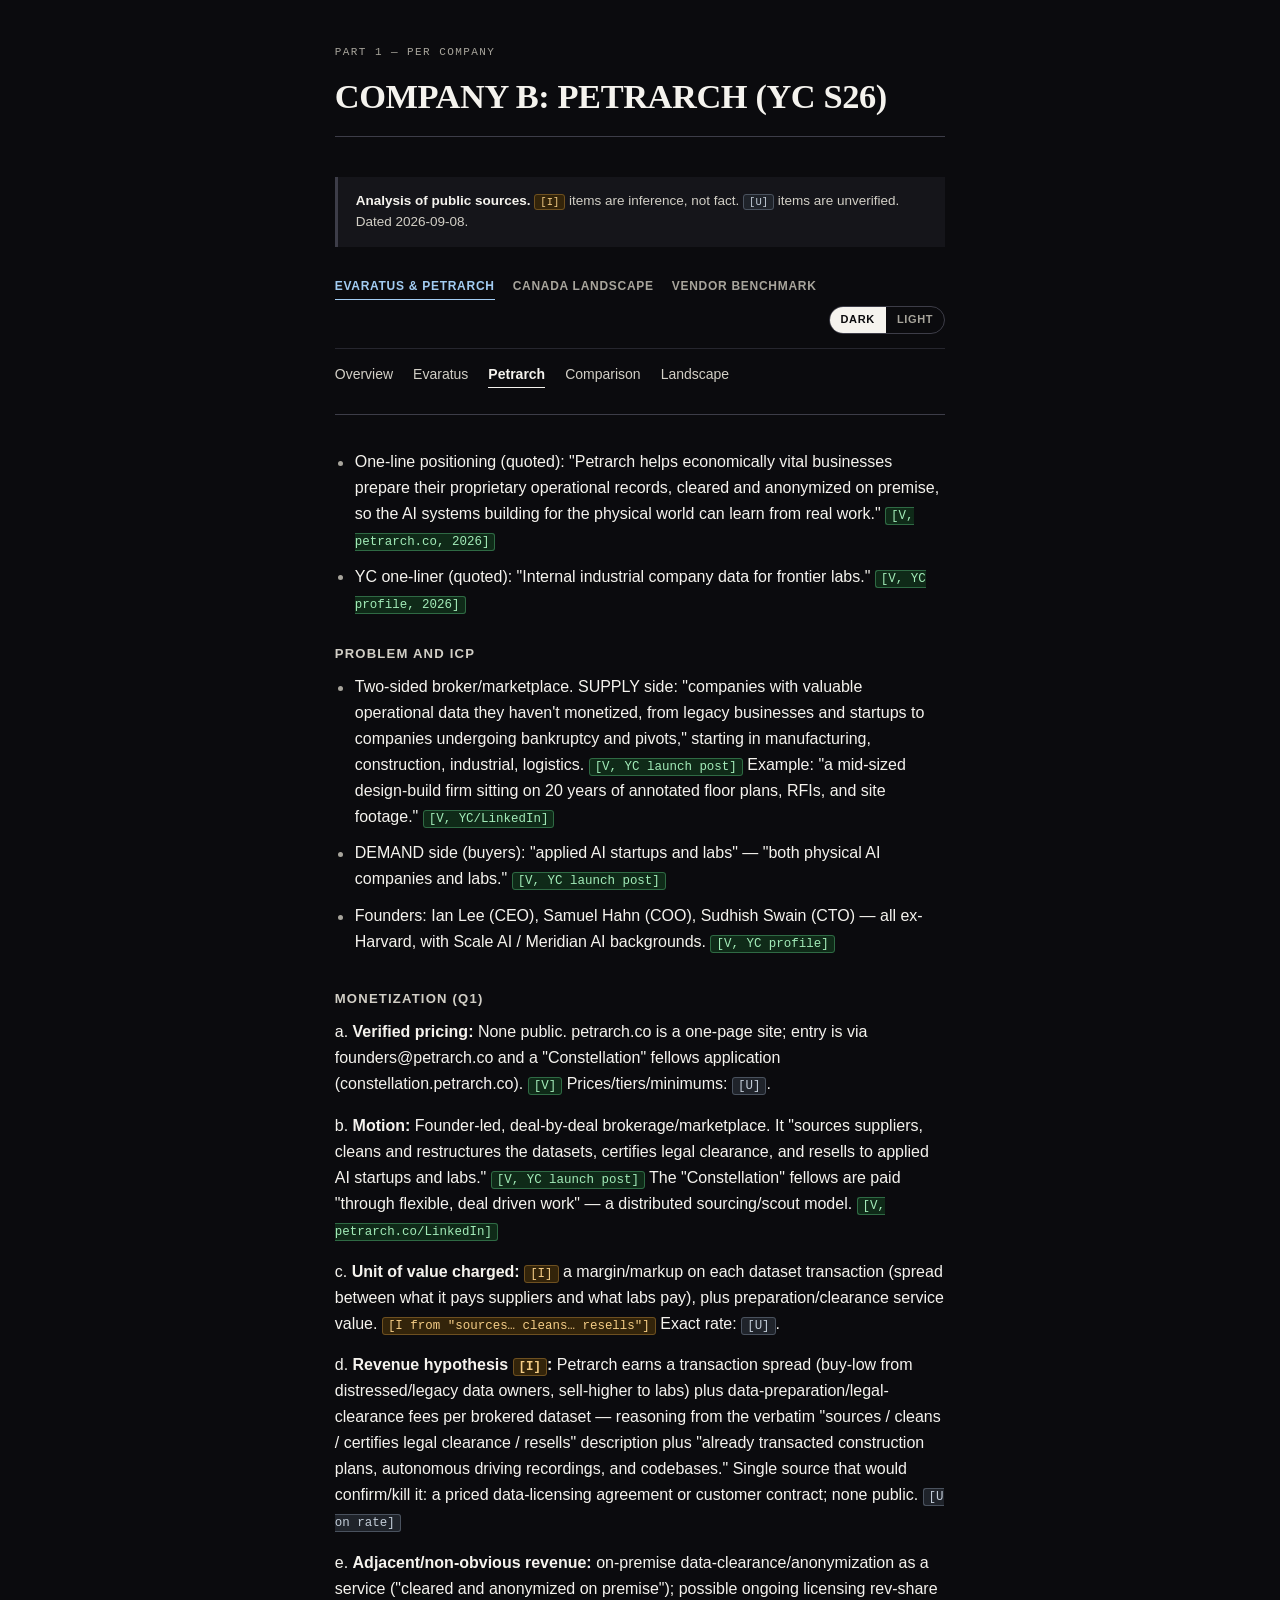
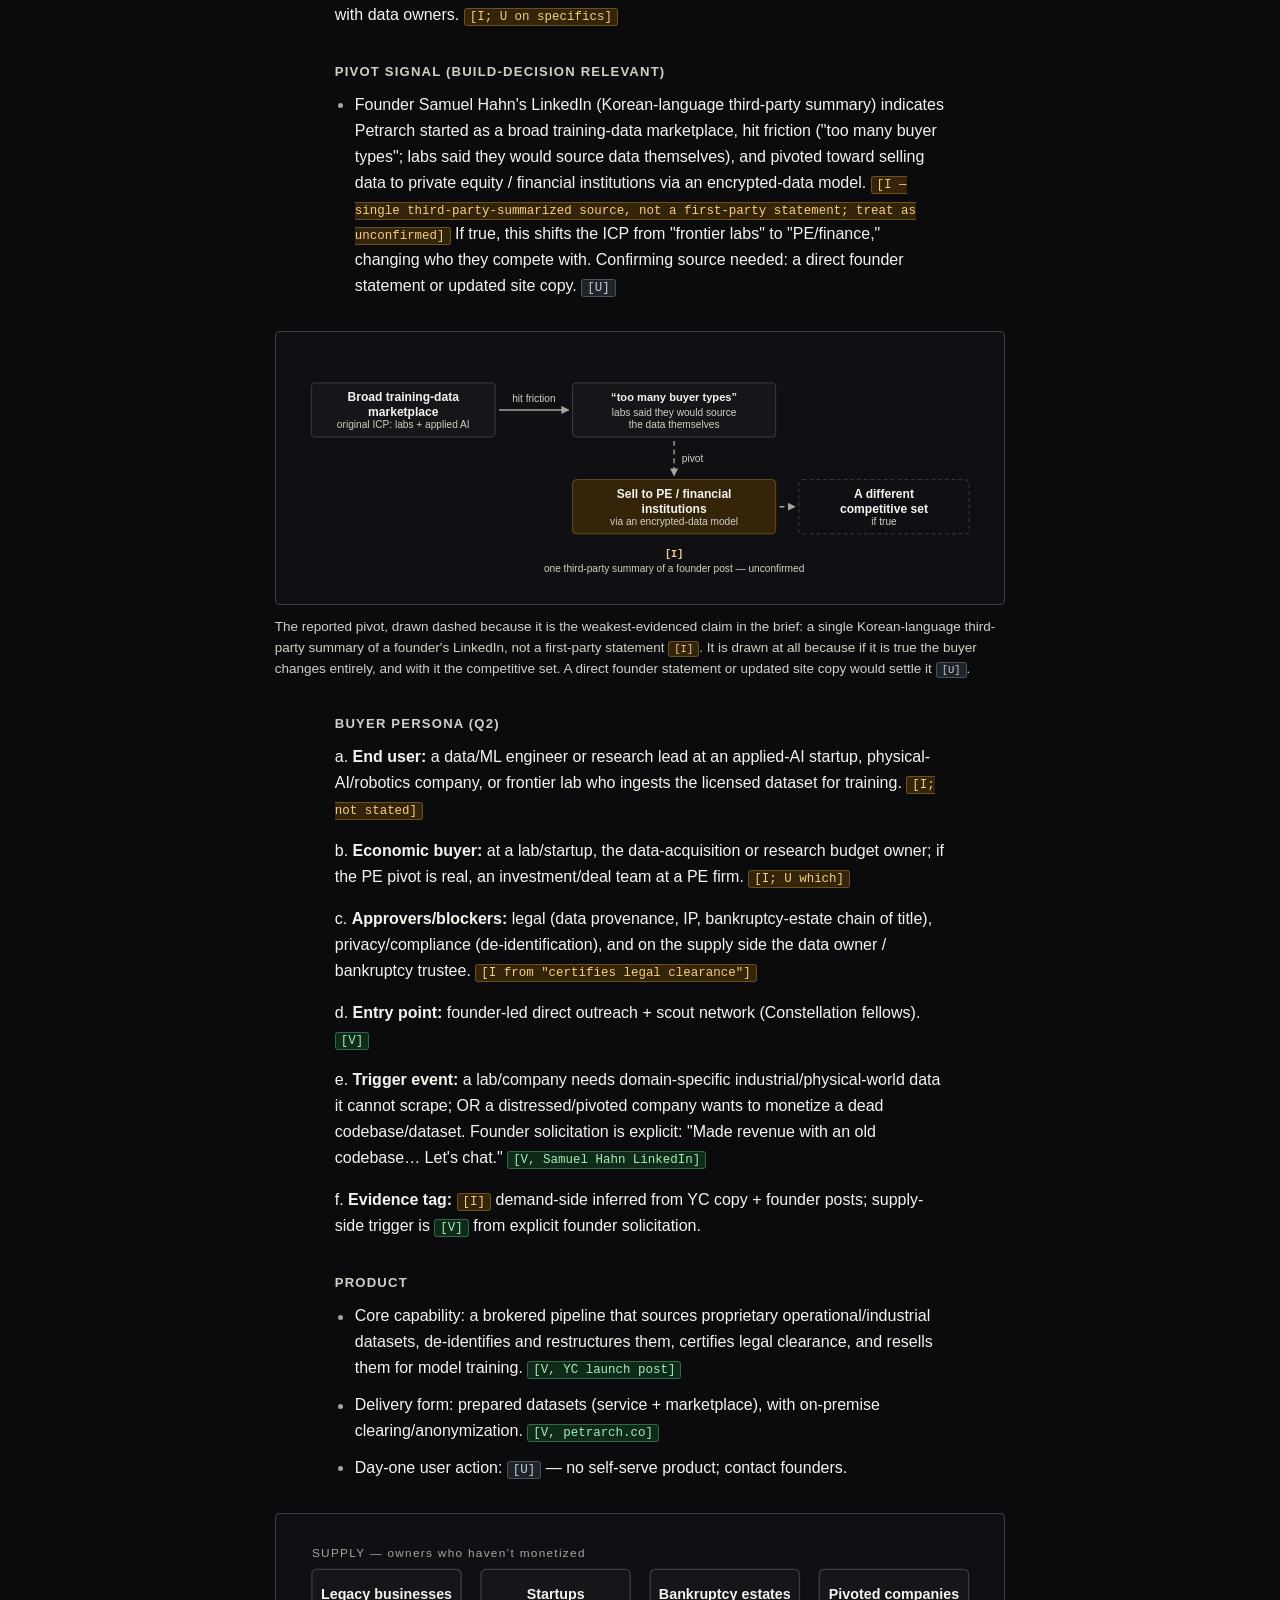
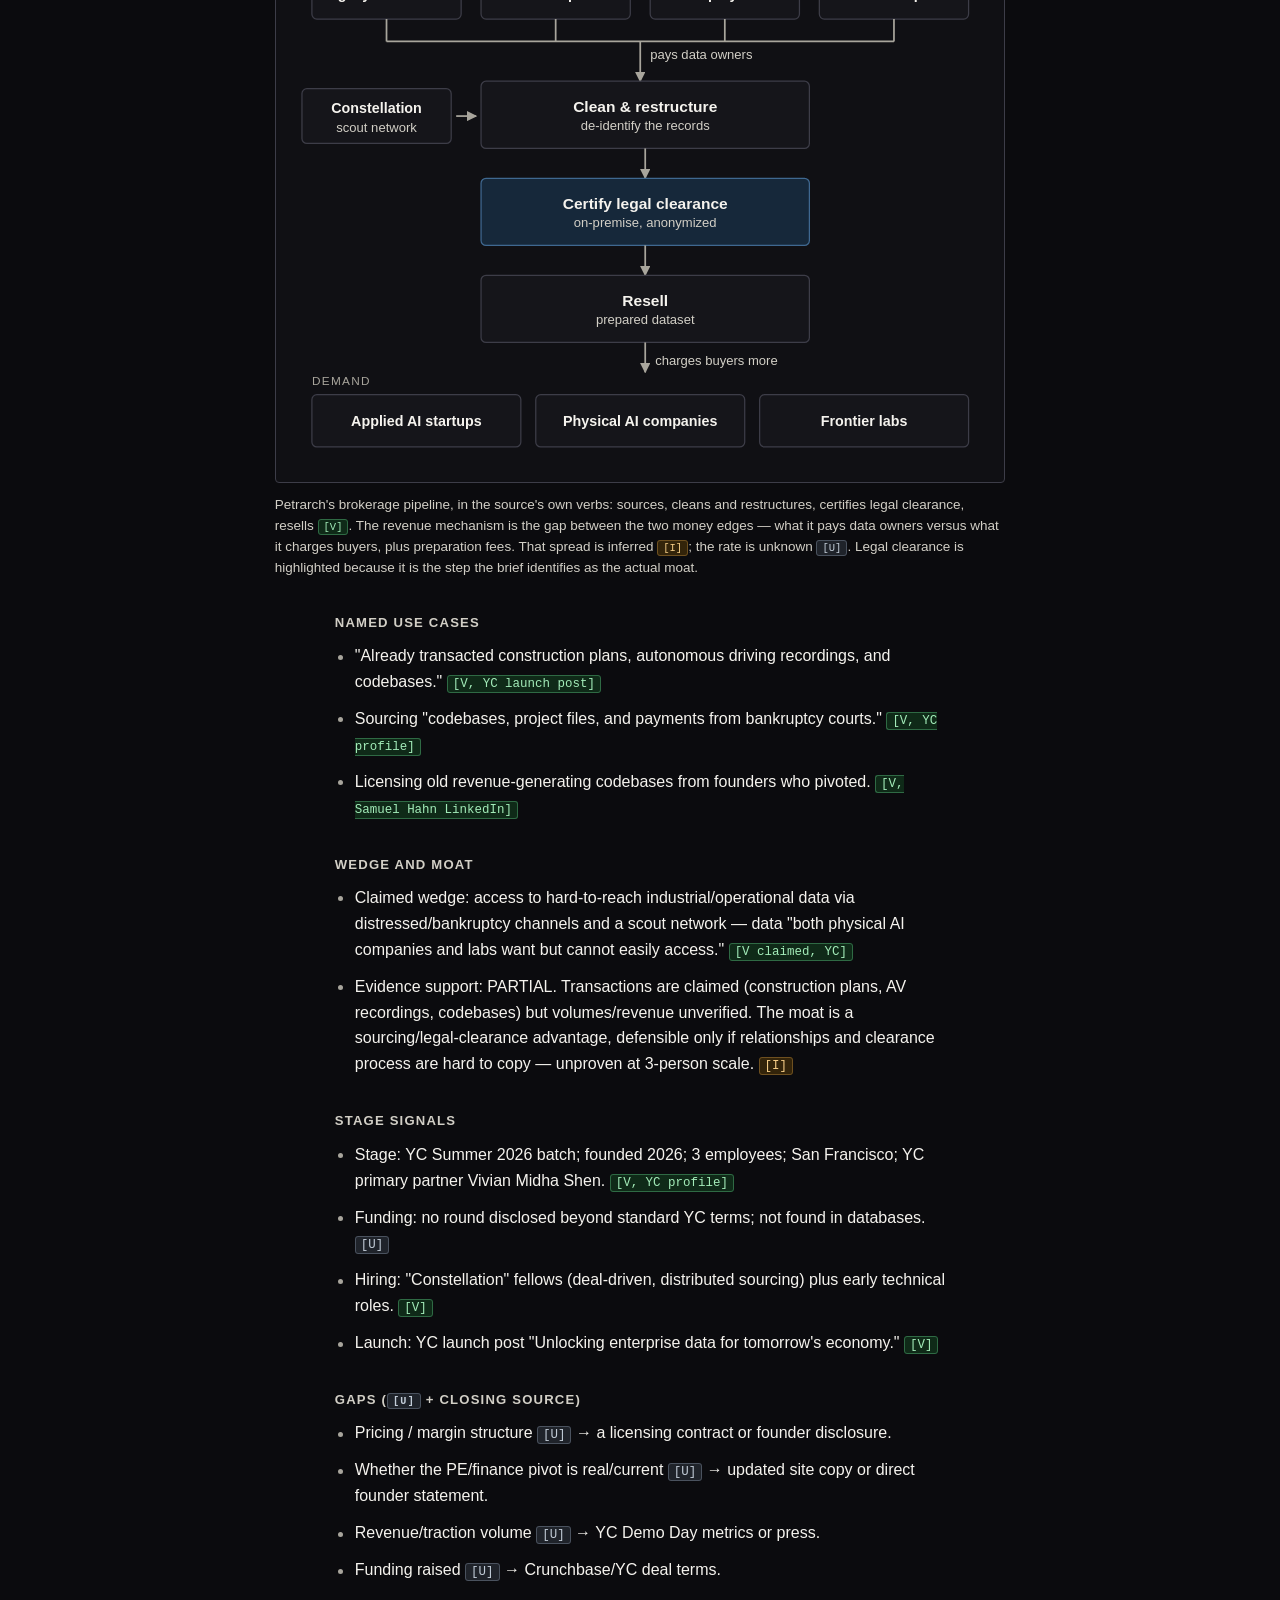
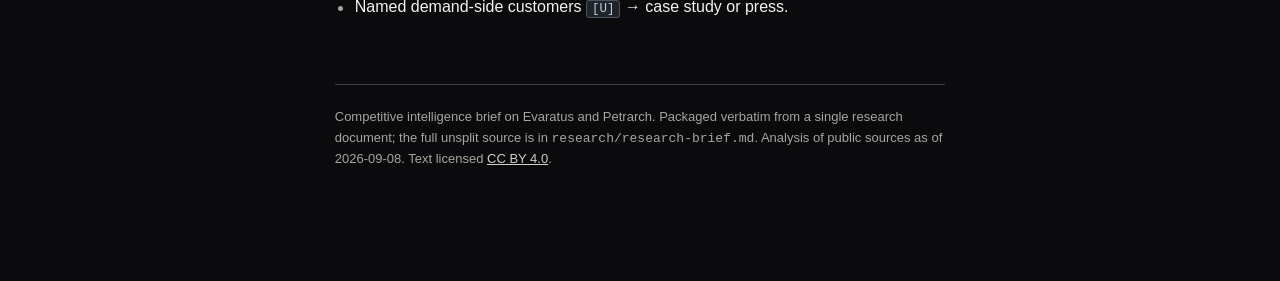
<file: docs/petrarch.html>
<!DOCTYPE html>
<html lang="en">
<head>
<meta charset="utf-8">
<meta name="viewport" content="width=device-width, initial-scale=1">
<title>Petrarch (YC S26) — Competitive Intelligence Brief</title>
<meta name="description" content="Competitive intelligence brief on Evaratus and Petrarch, two AI training-data suppliers to frontier labs. Analysis of public sources, 2026-09-08.">
<script>try{if(localStorage.getItem("theme")==="light")document.documentElement.setAttribute("data-theme","light")}catch(e){}</script>
<script src="./assets/theme.js" defer></script>
<link rel="stylesheet" href="./assets/style.css">
</head>
<body>
<div class="wrap">
<header class="masthead">
<p class="eyebrow">PART 1 &mdash; PER COMPANY</p>
<h1>COMPANY B: PETRARCH (YC S26)</h1>
</header>
<p class="provenance"><strong>Analysis of public sources.</strong> <span class="ref ref-I">[I]</span> items are inference, not fact. <span class="ref ref-U">[U]</span> items are unverified. Dated 2026-09-08.</p>
<nav class="nav nav-brief"><a href="./index.html" aria-current="page">Evaratus &amp; Petrarch</a><a href="./canada.html">Canada landscape</a><a href="./benchmark.html">Vendor benchmark</a></nav>
<nav class="nav"><a href="./index.html">Overview</a>
<a href="./evaratus.html">Evaratus</a>
<a href="./petrarch.html" aria-current="page">Petrarch</a>
<a href="./comparison.html">Comparison</a>
<a href="./landscape.html">Landscape</a></nav>
<ul>
<li>One-line positioning (quoted): "Petrarch helps economically vital businesses prepare their proprietary operational records, cleared and anonymized on premise, so the AI systems building for the physical world can learn from real work." <span class="tag tag-V">[V, petrarch.co, 2026]</span></li>
<li>YC one-liner (quoted): "Internal industrial company data for frontier labs." <span class="tag tag-V">[V, YC profile, 2026]</span></li>
</ul>
<h2 class="sub">Problem and ICP</h2>
<ul>
<li>Two-sided broker/marketplace. SUPPLY side: "companies with valuable operational data they haven't monetized, from legacy businesses and startups to companies undergoing bankruptcy and pivots," starting in manufacturing, construction, industrial, logistics. <span class="tag tag-V">[V, YC launch post]</span> Example: "a mid-sized design-build firm sitting on 20 years of annotated floor plans, RFIs, and site footage." <span class="tag tag-V">[V, YC/LinkedIn]</span></li>
<li>DEMAND side (buyers): "applied AI startups and labs" — "both physical AI companies and labs." <span class="tag tag-V">[V, YC launch post]</span></li>
<li>Founders: Ian Lee (CEO), Samuel Hahn (COO), Sudhish Swain (CTO) — all ex-Harvard, with Scale AI / Meridian AI backgrounds. <span class="tag tag-V">[V, YC profile]</span></li>
</ul>
<h2 class="sub">MONETIZATION (Q1)</h2>
<p>a. <strong>Verified pricing:</strong> None public. petrarch.co is a one-page site; entry is via founders@petrarch.co and a "Constellation" fellows application (constellation.petrarch.co). <span class="tag tag-V">[V]</span> Prices/tiers/minimums: <span class="tag tag-U">[U]</span>.</p>
<p>b. <strong>Motion:</strong> Founder-led, deal-by-deal brokerage/marketplace. It "sources suppliers, cleans and restructures the datasets, certifies legal clearance, and resells to applied AI startups and labs." <span class="tag tag-V">[V, YC launch post]</span> The "Constellation" fellows are paid "through flexible, deal driven work" — a distributed sourcing/scout model. <span class="tag tag-V">[V, petrarch.co/LinkedIn]</span></p>
<p>c. <strong>Unit of value charged:</strong> <span class="tag tag-I">[I]</span> a margin/markup on each dataset transaction (spread between what it pays suppliers and what labs pay), plus preparation/clearance service value. <span class="tag tag-I">[I from "sources… cleans… resells"]</span> Exact rate: <span class="tag tag-U">[U]</span>.</p>
<p>d. <strong>Revenue hypothesis <span class="tag tag-I">[I]</span>:</strong> Petrarch earns a transaction spread (buy-low from distressed/legacy data owners, sell-higher to labs) plus data-preparation/legal-clearance fees per brokered dataset — reasoning from the verbatim "sources / cleans / certifies legal clearance / resells" description plus "already transacted construction plans, autonomous driving recordings, and codebases." Single source that would confirm/kill it: a priced data-licensing agreement or customer contract; none public. <span class="tag tag-U">[U on rate]</span></p>
<p>e. <strong>Adjacent/non-obvious revenue:</strong> on-premise data-clearance/anonymization as a service ("cleared and anonymized on premise"); possible ongoing licensing rev-share with data owners. <span class="tag tag-I">[I; U on specifics]</span></p>
<h2 class="sub">PIVOT SIGNAL (build-decision relevant)</h2>
<ul>
<li>Founder Samuel Hahn's LinkedIn (Korean-language third-party summary) indicates Petrarch started as a broad training-data marketplace, hit friction ("too many buyer types"; labs said they would source data themselves), and pivoted toward selling data to private equity / financial institutions via an encrypted-data model. <span class="tag tag-I">[I — single third-party-summarized source, not a first-party statement; treat as unconfirmed]</span> If true, this shifts the ICP from "frontier labs" to "PE/finance," changing who they compete with. Confirming source needed: a direct founder statement or updated site copy. <span class="tag tag-U">[U]</span></li>
</ul>
<figure class="fig"><div class="fig-scroll"><svg class="dgm" viewBox="0 0 720 244" role="img" aria-label="Petrarch reportedly began as a broad training-data marketplace, hit friction from too many buyer types and labs sourcing data themselves, and pivoted toward selling to private equity and financial institutions via an encrypted-data model. The pivot is unconfirmed." style="min-width:560px" xmlns="http://www.w3.org/2000/svg"><defs><marker id="a-d6" viewBox="0 0 10 10" refX="9" refY="5" markerWidth="6" markerHeight="6" orient="auto-start-reverse"><path class="mk" d="M0,0 L10,5 L0,10 z"/></marker><marker id="ad-d6" viewBox="0 0 10 10" refX="9" refY="5" markerWidth="6" markerHeight="6" orient="auto-start-reverse"><path class="mk mk-dim" d="M0,0 L10,5 L0,10 z"/></marker></defs><rect class="n" x="20" y="34" width="190" height="56" rx="4"/><text class="lbl" x="115.0" y="53.0" text-anchor="middle">Broad training-data</text><text class="lbl" x="115.0" y="68.0" text-anchor="middle">marketplace</text><text class="lbl-s" x="115.0" y="81.0" text-anchor="middle">original ICP: labs + applied AI</text><line class="edge" x1="214" y1="62" x2="286" y2="62" marker-end="url(#a-d6)"/><text class="lbl-s" x="250" y="54" text-anchor="middle">hit friction</text><rect class="n" x="290" y="34" width="210" height="56" rx="4"/><text class="lbl-m" x="395.0" y="53.0" text-anchor="middle">“too many buyer types”</text><text class="lbl-s" x="395.0" y="68.0" text-anchor="middle">labs said they would source</text><text class="lbl-s" x="395.0" y="81.0" text-anchor="middle">the data themselves</text><line class="edge edge-dash" x1="395" y1="94" x2="395" y2="130" marker-end="url(#ad-d6)"/><text class="lbl-s" x="403" y="116" text-anchor="start">pivot</text><rect class="n n-alert" x="290" y="134" width="210" height="56" rx="4"/><text class="lbl" x="395.0" y="153.0" text-anchor="middle">Sell to PE / financial</text><text class="lbl" x="395.0" y="168.0" text-anchor="middle">institutions</text><text class="lbl-s" x="395.0" y="181.0" text-anchor="middle">via an encrypted-data model</text><line class="edge edge-dash" x1="504" y1="162" x2="520" y2="162" marker-end="url(#ad-d6)"/><rect class="n n-dim" x="524" y="134" width="176" height="56" rx="4"/><text class="lbl" x="612.0" y="153.0" text-anchor="middle">A different</text><text class="lbl" x="612.0" y="168.0" text-anchor="middle">competitive set</text><text class="lbl-s" x="612.0" y="181.0" text-anchor="middle">if true</text><text class="ref-t ref-t-I" x="395" y="214" text-anchor="middle">[I]</text><text class="lbl-s" x="395" y="230" text-anchor="middle">one third-party summary of a founder post — unconfirmed</text></svg></div><figcaption>The reported pivot, drawn dashed because it is the weakest-evidenced claim in the brief: a single Korean-language third-party summary of a founder's LinkedIn, not a first-party statement <span class="ref ref-I">[I]</span>. It is drawn at all because if it is true the buyer changes entirely, and with it the competitive set. A direct founder statement or updated site copy would settle it <span class="ref ref-U">[U]</span>.</figcaption></figure><h2 class="sub">BUYER PERSONA (Q2)</h2>
<p>a. <strong>End user:</strong> a data/ML engineer or research lead at an applied-AI startup, physical-AI/robotics company, or frontier lab who ingests the licensed dataset for training. <span class="tag tag-I">[I; not stated]</span></p>
<p>b. <strong>Economic buyer:</strong> at a lab/startup, the data-acquisition or research budget owner; if the PE pivot is real, an investment/deal team at a PE firm. <span class="tag tag-I">[I; U which]</span></p>
<p>c. <strong>Approvers/blockers:</strong> legal (data provenance, IP, bankruptcy-estate chain of title), privacy/compliance (de-identification), and on the supply side the data owner / bankruptcy trustee. <span class="tag tag-I">[I from "certifies legal clearance"]</span></p>
<p>d. <strong>Entry point:</strong> founder-led direct outreach + scout network (Constellation fellows). <span class="tag tag-V">[V]</span></p>
<p>e. <strong>Trigger event:</strong> a lab/company needs domain-specific industrial/physical-world data it cannot scrape; OR a distressed/pivoted company wants to monetize a dead codebase/dataset. Founder solicitation is explicit: "Made revenue with an old codebase… Let's chat." <span class="tag tag-V">[V, Samuel Hahn LinkedIn]</span></p>
<p>f. <strong>Evidence tag:</strong> <span class="tag tag-I">[I]</span> demand-side inferred from YC copy + founder posts; supply-side trigger is <span class="tag tag-V">[V]</span> from explicit founder solicitation.</p>
<h2 class="sub">Product</h2>
<ul>
<li>Core capability: a brokered pipeline that sources proprietary operational/industrial datasets, de-identifies and restructures them, certifies legal clearance, and resells them for model training. <span class="tag tag-V">[V, YC launch post]</span></li>
<li>Delivery form: prepared datasets (service + marketplace), with on-premise clearing/anonymization. <span class="tag tag-V">[V, petrarch.co]</span></li>
<li>Day-one user action: <span class="tag tag-U">[U]</span> — no self-serve product; contact founders.</li>
</ul>
<figure class="fig"><div class="fig-scroll"><svg class="dgm" viewBox="0 0 560 428" role="img" aria-label="Petrarch sources datasets from legacy businesses, startups, bankruptcy estates and pivoted companies, cleans and restructures them, certifies legal clearance on premise, then resells to applied AI startups, physical AI companies and frontier labs." style="min-width:480px" xmlns="http://www.w3.org/2000/svg"><defs><marker id="a-d5" viewBox="0 0 10 10" refX="9" refY="5" markerWidth="6" markerHeight="6" orient="auto-start-reverse"><path class="mk" d="M0,0 L10,5 L0,10 z"/></marker><marker id="ad-d5" viewBox="0 0 10 10" refX="9" refY="5" markerWidth="6" markerHeight="6" orient="auto-start-reverse"><path class="mk mk-dim" d="M0,0 L10,5 L0,10 z"/></marker></defs><text class="lbl-cap" x="16" y="20" text-anchor="start">SUPPLY — owners who haven’t monetized</text><rect class="n" x="16" y="30" width="120" height="40" rx="4"/><text class="lbl-m" x="76.0" y="54.0" text-anchor="middle">Legacy businesses</text><rect class="n" x="152" y="30" width="120" height="40" rx="4"/><text class="lbl-m" x="212.0" y="54.0" text-anchor="middle">Startups</text><rect class="n" x="288" y="30" width="120" height="40" rx="4"/><text class="lbl-m" x="348.0" y="54.0" text-anchor="middle">Bankruptcy estates</text><rect class="n" x="424" y="30" width="120" height="40" rx="4"/><text class="lbl-m" x="484.0" y="54.0" text-anchor="middle">Pivoted companies</text><line class="edge" x1="76" y1="70" x2="76" y2="88"/><line class="edge" x1="212" y1="70" x2="212" y2="88"/><line class="edge" x1="348" y1="70" x2="348" y2="88"/><line class="edge" x1="484" y1="70" x2="484" y2="88"/><line class="edge" x1="76" y1="88" x2="484" y2="88"/><line class="edge" x1="280" y1="88" x2="280" y2="120" marker-end="url(#a-d5)"/><text class="lbl-s" x="288" y="102" text-anchor="start">pays data owners</text><rect class="n" x="8" y="126" width="120" height="44" rx="4"/><text class="lbl-m" x="68.0" y="145.5" text-anchor="middle">Constellation</text><text class="lbl-s" x="68.0" y="160.5" text-anchor="middle">scout network</text><line class="edge" x1="132" y1="148" x2="148" y2="148" marker-end="url(#a-d5)"/><rect class="n" x="152" y="120" width="264" height="54" rx="4"/><text class="lbl" x="284.0" y="144.5" text-anchor="middle">Clean &amp; restructure</text><text class="lbl-s" x="284.0" y="159.5" text-anchor="middle">de-identify the records</text><line class="edge" x1="284" y1="174" x2="284" y2="198" marker-end="url(#a-d5)"/><rect class="n n-key" x="152" y="198" width="264" height="54" rx="4"/><text class="lbl" x="284.0" y="222.5" text-anchor="middle">Certify legal clearance</text><text class="lbl-s" x="284.0" y="237.5" text-anchor="middle">on-premise, anonymized</text><line class="edge" x1="284" y1="252" x2="284" y2="276" marker-end="url(#a-d5)"/><rect class="n" x="152" y="276" width="264" height="54" rx="4"/><text class="lbl" x="284.0" y="300.5" text-anchor="middle">Resell</text><text class="lbl-s" x="284.0" y="315.5" text-anchor="middle">prepared dataset</text><line class="edge" x1="284" y1="330" x2="284" y2="354" marker-end="url(#a-d5)"/><text class="lbl-s" x="292" y="348" text-anchor="start">charges buyers more</text><text class="lbl-cap" x="16" y="364" text-anchor="start">DEMAND</text><rect class="n" x="16" y="372" width="168" height="42" rx="4"/><text class="lbl-m" x="100.0" y="397.0" text-anchor="middle">Applied AI startups</text><rect class="n" x="196" y="372" width="168" height="42" rx="4"/><text class="lbl-m" x="280.0" y="397.0" text-anchor="middle">Physical AI companies</text><rect class="n" x="376" y="372" width="168" height="42" rx="4"/><text class="lbl-m" x="460.0" y="397.0" text-anchor="middle">Frontier labs</text></svg></div><figcaption>Petrarch's brokerage pipeline, in the source's own verbs: sources, cleans and restructures, certifies legal clearance, resells <span class="ref ref-V">[V]</span>. The revenue mechanism is the gap between the two money edges — what it pays data owners versus what it charges buyers, plus preparation fees. That spread is inferred <span class="ref ref-I">[I]</span>; the rate is unknown <span class="ref ref-U">[U]</span>. Legal clearance is highlighted because it is the step the brief identifies as the actual moat.</figcaption></figure><h2 class="sub">Named use cases</h2>
<ul>
<li>"Already transacted construction plans, autonomous driving recordings, and codebases." <span class="tag tag-V">[V, YC launch post]</span></li>
<li>Sourcing "codebases, project files, and payments from bankruptcy courts." <span class="tag tag-V">[V, YC profile]</span></li>
<li>Licensing old revenue-generating codebases from founders who pivoted. <span class="tag tag-V">[V, Samuel Hahn LinkedIn]</span></li>
</ul>
<h2 class="sub">Wedge and moat</h2>
<ul>
<li>Claimed wedge: access to hard-to-reach industrial/operational data via distressed/bankruptcy channels and a scout network — data "both physical AI companies and labs want but cannot easily access." <span class="tag tag-V">[V claimed, YC]</span></li>
<li>Evidence support: PARTIAL. Transactions are claimed (construction plans, AV recordings, codebases) but volumes/revenue unverified. The moat is a sourcing/legal-clearance advantage, defensible only if relationships and clearance process are hard to copy — unproven at 3-person scale. <span class="tag tag-I">[I]</span></li>
</ul>
<h2 class="sub">Stage signals</h2>
<ul>
<li>Stage: YC Summer 2026 batch; founded 2026; 3 employees; San Francisco; YC primary partner Vivian Midha Shen. <span class="tag tag-V">[V, YC profile]</span></li>
<li>Funding: no round disclosed beyond standard YC terms; not found in databases. <span class="tag tag-U">[U]</span></li>
<li>Hiring: "Constellation" fellows (deal-driven, distributed sourcing) plus early technical roles. <span class="tag tag-V">[V]</span></li>
<li>Launch: YC launch post "Unlocking enterprise data for tomorrow's economy." <span class="tag tag-V">[V]</span></li>
</ul>
<h2 class="sub">Gaps (<span class="tag tag-U">[U]</span> + closing source)</h2>
<ul>
<li>Pricing / margin structure <span class="tag tag-U">[U]</span> → a licensing contract or founder disclosure.</li>
<li>Whether the PE/finance pivot is real/current <span class="tag tag-U">[U]</span> → updated site copy or direct founder statement.</li>
<li>Revenue/traction volume <span class="tag tag-U">[U]</span> → YC Demo Day metrics or press.</li>
<li>Funding raised <span class="tag tag-U">[U]</span> → Crunchbase/YC deal terms.</li>
<li>Named demand-side customers <span class="tag tag-U">[U]</span> → case study or press.</li>
</ul>
<footer class="foot"><p>Competitive intelligence brief on Evaratus and Petrarch. Packaged verbatim from a single research document; the full unsplit source is in <code>research/research-brief.md</code>. Analysis of public sources as of 2026-09-08. Text licensed <a href="https://creativecommons.org/licenses/by/4.0/">CC BY 4.0</a>.</p></footer>
</div>
</body>
</html>
</file>
<file: docs/assets/style.css>
/* Data-Broker — competitive intelligence brief
   Static stylesheet. No frameworks, no CDN, no webfonts, no trackers. */

:root {
  /* Two themes. Dark is the default; a visitor's choice from the picker
     is stored and applied as data-theme on <html> before first paint. */
  color-scheme: dark;

  --bg:        #0b0b0e;
  --surface:   #15151a;
  --ink:       #f5f3ee;
  --ink-soft:  #d2cfc6;
  --ink-faint: #a8a59c;
  --rule:      #3d3d48;
  --rule-soft: #26262e;

  --v-bg: #0f2a18;  --v-fg: #a3ecb9;  --v-br: #2f6a44;
  --i-bg: #33240a;  --i-fg: #f5cd86;  --i-br: #6e5020;
  --u-bg: #1f232a;  --u-fg: #c3cdd8;  --u-br: #4a525e;

  --accent:     #a3cdf3;
  --accent-bg:  #16283a;
  --accent-br:  #3f6890;
  --diagram-bg: #101014;

  --serif: "Iowan Old Style", "Palatino Linotype", Palatino, Charter, Georgia, "Times New Roman", serif;
  --sans:  -apple-system, BlinkMacSystemFont, "Segoe UI", Roboto, "Helvetica Neue", Arial, sans-serif;
  --mono:  ui-monospace, SFMono-Regular, "SF Mono", Menlo, Consolas, "Liberation Mono", monospace;

  --measure: 74ch;
}

:root[data-theme="light"] {
  color-scheme: light;

  --bg:        #faf9f6;
  --surface:   #ffffff;
  --ink:       #1a1a18;
  --ink-soft:  #4a4a45;
  --ink-faint: #75746c;
  --rule:      #e2e0d8;
  --rule-soft: #eceae3;

  --v-bg: #e6f2e9;  --v-fg: #1f5b34;  --v-br: #bcdcc6;
  --i-bg: #fbf0dc;  --i-fg: #7a4e12;  --i-br: #ebd6ae;
  --u-bg: #eceef1;  --u-fg: #4b555f;  --u-br: #d3d8de;

  --accent:     #2f5d8a;
  --accent-bg:  #e8eff6;
  --accent-br:  #b7cde1;
  --diagram-bg: #ffffff;
}

* { box-sizing: border-box; }

html { -webkit-text-size-adjust: 100%; }

body {
  margin: 0;
  background: var(--bg);
  color: var(--ink);
  font-family: var(--sans);
  font-size: 16px;
  line-height: 1.62;
  -webkit-font-smoothing: antialiased;
}

.wrap {
  max-width: var(--measure);
  margin: 0 auto;
  padding: 0 24px 96px;
}

/* ---------- masthead ---------- */

.masthead {
  border-bottom: 1px solid var(--rule);
  margin-bottom: 40px;
  padding-top: 44px;
}

.eyebrow {
  font-family: var(--mono);
  font-size: 11px;
  letter-spacing: 0.13em;
  text-transform: uppercase;
  color: var(--ink-faint);
  margin: 0 0 14px;
}

.masthead h1 {
  font-family: var(--serif);
  font-weight: 600;
  font-size: 2.15rem;
  line-height: 1.18;
  letter-spacing: -0.012em;
  margin: 0 0 20px;
}

/* ---------- provenance header (on every page) ---------- */

.provenance {
  border-left: 3px solid var(--rule);
  background: var(--surface);
  padding: 14px 18px;
  margin: 0 0 30px;
  font-size: 13.5px;
  line-height: 1.55;
  color: var(--ink-soft);
}

.provenance strong { color: var(--ink); font-weight: 600; }

/* ---------- nav ---------- */

.nav {
  display: flex;
  flex-wrap: wrap;
  gap: 6px 20px;
  padding: 0 0 26px;
  margin: 0 0 34px;
  border-bottom: 1px solid var(--rule);
  font-size: 14px;
}

.nav a {
  color: var(--ink-soft);
  text-decoration: none;
  border-bottom: 1px solid transparent;
  padding-bottom: 2px;
}

.nav a:hover { color: var(--ink); border-bottom-color: var(--ink); }
.nav a[aria-current="page"] { color: var(--ink); font-weight: 600; border-bottom-color: var(--ink); }

/* ---------- headings ---------- */

h2 {
  font-family: var(--serif);
  font-weight: 600;
  font-size: 1.5rem;
  line-height: 1.25;
  letter-spacing: -0.008em;
  margin: 52px 0 16px;
  padding-top: 22px;
  border-top: 1px solid var(--rule-soft);
}

h2:first-of-type { border-top: 0; padding-top: 0; margin-top: 34px; }

h3,
h2.sub {
  font-family: var(--sans);
  font-weight: 700;
  font-size: 0.82rem;
  letter-spacing: 0.09em;
  text-transform: uppercase;
  color: var(--ink-soft);
  margin: 36px 0 12px;
  border-top: 0;
  padding-top: 0;
}

h2.sub:first-of-type { margin-top: 30px; }

/* ---------- body copy ---------- */

p { margin: 0 0 16px; }

ul { margin: 0 0 20px; padding-left: 0; list-style: none; }

li {
  position: relative;
  padding-left: 20px;
  margin-bottom: 11px;
}

li::before {
  content: "";
  position: absolute;
  left: 3px;
  top: 0.72em;
  width: 5px;
  height: 5px;
  border-radius: 50%;
  background: var(--ink-faint);
}

ol { margin: 0 0 20px; padding-left: 22px; }
ol li { padding-left: 4px; }
ol li::before { display: none; }

strong { font-weight: 650; color: var(--ink); }

/* ---------- evidence tags ---------- */

.tag {
  display: inline;
  font-family: var(--mono);
  font-size: 0.78em;
  line-height: 1.4;
  padding: 1px 5px;
  border-radius: 3px;
  border: 1px solid;
  white-space: normal;
}

.tag-V { background: var(--v-bg); color: var(--v-fg); border-color: var(--v-br); }
.tag-I { background: var(--i-bg); color: var(--i-fg); border-color: var(--i-br); }
.tag-U { background: var(--u-bg); color: var(--u-fg); border-color: var(--u-br); }

/* ---------- legend ---------- */

.legend {
  background: var(--surface);
  border: 1px solid var(--rule);
  border-radius: 4px;
  padding: 20px 22px 8px;
  margin: 0 0 34px;
}

.legend h2 {
  border: 0;
  padding: 0;
  margin: 0 0 14px;
  font-size: 0.82rem;
  font-family: var(--sans);
  font-weight: 700;
  letter-spacing: 0.09em;
  text-transform: uppercase;
  color: var(--ink-soft);
}

.legend dl { margin: 0; }
.legend dt { margin: 0 0 4px; }
.legend dd {
  margin: 0 0 14px;
  font-size: 14px;
  color: var(--ink-soft);
  line-height: 1.5;
}

/* ---------- tables ---------- */

.table-scroll {
  overflow-x: auto;
  margin: 0 0 24px;
  border: 1px solid var(--rule);
  border-radius: 4px;
  background: var(--surface);
}

table {
  border-collapse: collapse;
  width: 100%;
  min-width: 620px;
  font-size: 14px;
}

th, td {
  text-align: left;
  vertical-align: top;
  padding: 11px 14px;
  border-bottom: 1px solid var(--rule-soft);
}

th {
  font-family: var(--sans);
  font-weight: 700;
  font-size: 11.5px;
  letter-spacing: 0.07em;
  text-transform: uppercase;
  color: var(--ink-soft);
  background: var(--bg);
  border-bottom: 1px solid var(--rule);
  position: sticky;
  top: 0;
}

tbody tr:last-child td { border-bottom: 0; }
td:first-child { font-weight: 600; }

/* ---------- index page cards ---------- */

.cards { display: grid; gap: 12px; margin: 0 0 34px; }

.card {
  display: block;
  border: 1px solid var(--rule);
  border-radius: 4px;
  background: var(--surface);
  padding: 18px 20px;
  text-decoration: none;
  color: inherit;
}

.card:hover { border-color: var(--ink-faint); }

.card .k {
  font-family: var(--mono);
  font-size: 11px;
  letter-spacing: 0.11em;
  text-transform: uppercase;
  color: var(--ink-faint);
  display: block;
  margin-bottom: 6px;
}

.card .t {
  font-family: var(--serif);
  font-size: 1.16rem;
  font-weight: 600;
  display: block;
  margin-bottom: 5px;
}

.card .d { font-size: 14px; color: var(--ink-soft); line-height: 1.5; }

/* ---------- footer ---------- */

.foot {
  margin-top: 64px;
  padding-top: 22px;
  border-top: 1px solid var(--rule);
  font-size: 13px;
  color: var(--ink-faint);
  line-height: 1.6;
}

.foot a { color: var(--ink-soft); }

hr.rule {
  border: 0;
  border-top: 1px solid var(--rule);
  margin: 44px 0;
}

/* ---------- responsive ---------- */

@media (max-width: 620px) {
  body { font-size: 15.5px; }
  .wrap { padding: 0 18px 72px; }
  .masthead h1 { font-size: 1.72rem; }
  h2 { font-size: 1.3rem; }
  .nav { gap: 6px 16px; font-size: 13.5px; }
}

@media print {
  body { background: #fff; color: #000; }
  .nav, .cards { display: none; }
  .tag { border: 1px solid #999; background: transparent; }
}

/* Chrome-level tag references (provenance header, legend examples).
   Styled identically to .tag but marked separately so that content-tag
   audits can count body evidence tags without counting page furniture. */

.ref {
  display: inline;
  font-family: var(--mono);
  font-size: 0.78em;
  line-height: 1.4;
  padding: 1px 5px;
  border-radius: 3px;
  border: 1px solid;
}

.ref-V { background: var(--v-bg); color: var(--v-fg); border-color: var(--v-br); }
.ref-I { background: var(--i-bg); color: var(--i-fg); border-color: var(--i-br); }
.ref-U { background: var(--u-bg); color: var(--u-fg); border-color: var(--u-br); }

/* ================= figures and inline SVG diagrams ================= */

.fig {
  margin: 32px 0 34px;
  padding: 0;
}

.fig-scroll {
  overflow-x: auto;
  background: var(--diagram-bg);
  border: 1px solid var(--rule);
  border-radius: 4px;
  padding: 18px 16px;
}

.dgm {
  display: block;
  width: 100%;
  height: auto;
}

.fig figcaption {
  margin-top: 12px;
  font-size: 13.5px;
  line-height: 1.55;
  color: var(--ink-soft);
}

/* Let diagrams breathe past the text measure on wide screens. */
@media (min-width: 900px) {
  .fig { width: calc(100% + 120px); margin-left: -60px; }
}

/* ---- SVG primitives ---- */

.dgm .n      { fill: var(--surface); stroke: var(--rule); stroke-width: 1; }
.dgm .n-key  { fill: var(--accent-bg); stroke: var(--accent-br); }
.dgm .n-alert{ fill: var(--i-bg); stroke: var(--i-br); }
.dgm .n-dim  { fill: transparent; stroke: var(--rule); stroke-dasharray: 4 3; }

.dgm text { font-family: var(--sans); }
.dgm .lbl     { font-size: 12.5px; font-weight: 650; fill: var(--ink); }
.dgm .lbl-m   { font-size: 11.5px; font-weight: 600; fill: var(--ink); }
.dgm .lbl-s   { font-size: 10.5px; fill: var(--ink-soft); }
.dgm .lbl-cap { font-size: 9.5px;  fill: var(--ink-faint); letter-spacing: 0.11em; }

.dgm .edge      { stroke: var(--ink-faint); stroke-width: 1.4; fill: none; }
.dgm .edge-dash { stroke-dasharray: 5 4; }
.dgm .mk        { fill: var(--ink-faint); }
.dgm .mk-dim    { fill: var(--ink-faint); }
.dgm .divider   { stroke: var(--rule); stroke-width: 1.4; stroke-dasharray: 5 5; }

/* evidence markers drawn inside figures — chrome, not source tags */
.dgm .ref-t    { font-family: var(--mono); font-size: 10.5px; font-weight: 600; }
.dgm .ref-t-V  { fill: var(--v-fg); }
.dgm .ref-t-I  { fill: var(--i-fg); }
.dgm .ref-t-U  { fill: var(--u-fg); }

.dgm .bar     { stroke-width: 1; }
.dgm .bar-V   { fill: var(--v-bg); stroke: var(--v-br); }
.dgm .bar-I   { fill: var(--i-bg); stroke: var(--i-br); }
.dgm .bar-U   { fill: var(--u-bg); stroke: var(--u-br); }
.dgm .bar-dim { fill: var(--accent-bg); stroke: var(--accent-br); }
.dgm .bar-t   { font-family: var(--mono); font-size: 12px; font-weight: 600; }
.dgm .bar-t-V { fill: var(--v-fg); }
.dgm .bar-t-I { fill: var(--i-fg); }
.dgm .bar-t-U { fill: var(--u-fg); }

@media print {
  .fig-scroll { border-color: #999; background: #fff; }
}

/* ---- brief switcher: this site now carries two separate briefs ---- */

.nav-brief {
  gap: 6px 18px;
  padding-bottom: 14px;
  margin-bottom: 14px;
  border-bottom: 1px solid var(--rule-soft);
  font-size: 12px;
  letter-spacing: 0.06em;
  text-transform: uppercase;
}

.nav-brief a { color: var(--ink-faint); font-weight: 600; }
.nav-brief a[aria-current="page"] { color: var(--accent); border-bottom-color: var(--accent); }

.dgm a { fill: var(--accent); }

/* ================= vendor benchmark (benchmark.html) ================= */

/* The scorecard needs more width than the prose measure. Prose inside the
   wide wrap is held back to the measure by .prose. */
.wrap-wide { max-width: 1380px; }
.wrap-wide .prose,
.wrap-wide > .provenance,
.wrap-wide > .masthead p.lede { max-width: var(--measure); }

.lede { font-size: 1.06rem; color: var(--ink-soft); margin: 0 0 24px; }

/* Benchmark evidence tags. Styled like .tag but a separate class, so the
   brief pages' tag audit (count class="tag tag-*") is unaffected. */
.btag {
  display: inline;
  font-family: var(--mono);
  font-size: 0.78em;
  line-height: 1.4;
  padding: 1px 5px;
  border-radius: 3px;
  border: 1px solid;
  white-space: normal;
}
.btag-V { background: var(--v-bg); color: var(--v-fg); border-color: var(--v-br); }
.btag-I { background: var(--i-bg); color: var(--i-fg); border-color: var(--i-br); }
.btag-U { background: var(--u-bg); color: var(--u-fg); border-color: var(--u-br); }
.btag a { color: inherit; }

.stats {
  display: flex;
  flex-wrap: wrap;
  gap: 18px 44px;
  margin: 4px 0 28px;
}
.stat .v {
  display: block;
  font-family: var(--mono);
  font-size: 1.7rem;
  font-weight: 600;
  font-variant-numeric: tabular-nums;
  line-height: 1.1;
}
.stat .k {
  display: block;
  font-family: var(--mono);
  font-size: 10.5px;
  letter-spacing: 0.12em;
  text-transform: uppercase;
  color: var(--ink-faint);
  margin-top: 6px;
}

/* ---- controls ---- */

.bm-controls { margin: 0 0 16px; }

.seg {
  display: inline-flex;
  border: 1px solid var(--rule);
  border-radius: 6px;
  overflow: hidden;
  background: var(--surface);
  margin: 0 12px 12px 0;
  vertical-align: top;
}
.seg button {
  font: inherit;
  font-size: 13.5px;
  font-weight: 600;
  border: 0;
  background: transparent;
  color: var(--ink-soft);
  padding: 8px 14px;
  cursor: pointer;
  border-right: 1px solid var(--rule);
}
.seg button:last-child { border-right: 0; }
.seg button[aria-pressed="true"] { background: var(--ink); color: var(--bg); }

.chips { display: flex; flex-wrap: wrap; gap: 8px; margin: 0 0 12px; }
.chip {
  font: inherit;
  font-size: 13px;
  border: 1px solid var(--rule);
  background: var(--surface);
  color: var(--ink-soft);
  border-radius: 999px;
  padding: 5px 12px;
  cursor: pointer;
}
.chip .n { font-family: var(--mono); font-size: 11px; color: var(--ink-faint); margin-left: 4px; }
.chip[aria-pressed="true"] { border-color: var(--accent); color: var(--accent); background: var(--accent-bg); }
.chip[aria-pressed="true"] .n { color: var(--accent); }

.bm-search {
  font: inherit;
  font-size: 14px;
  padding: 7px 12px;
  border: 1px solid var(--rule);
  border-radius: 6px;
  background: var(--surface);
  color: var(--ink);
  width: 240px;
  max-width: 100%;
}

.bm-hint { font-size: 13px; color: var(--ink-faint); margin: 0 0 10px; }

/* ---- scorecard ---- */

.scorecard { min-width: 1180px; font-size: 13.5px; }
.scorecard th, .scorecard td { padding: 9px 6px; vertical-align: middle; }
.scorecard thead th {
  font-size: 10.5px;
  letter-spacing: 0.06em;
  line-height: 1.25;
  text-align: center;
  white-space: normal;
  z-index: 2;
}
.scorecard thead th.col-vendor { text-align: left; min-width: 230px; padding-left: 12px; }
.scorecard thead th[data-col] { cursor: pointer; user-select: none; }
.scorecard thead th[data-col]:hover { color: var(--ink); }
.scorecard thead th.sorted { color: var(--accent); }
.scorecard thead th.sorted::after { content: " \25BE"; }
.scorecard thead th.sorted.asc::after { content: " \25B4"; }
.scorecard thead tr.groups th {
  font-size: 9.5px;
  letter-spacing: 0.12em;
  color: var(--ink-faint);
  border-bottom: 1px solid var(--rule-soft);
  padding: 7px 8px 5px;
}
.scorecard td:first-child { font-weight: 400; padding-left: 12px; }

.scorecard .col-vendor,
.scorecard td.vendor {
  position: sticky;
  left: 0;
  background: var(--surface);
  z-index: 1;
  border-right: 1px solid var(--rule-soft);
}
.scorecard thead .col-vendor { background: var(--bg); z-index: 3; }

.vendor .vn { font-weight: 650; font-size: 14px; color: var(--ink); }
.vendor .vn button {
  font: inherit; color: inherit; background: none; border: 0; padding: 0;
  cursor: pointer; text-align: left;
}
.vendor .vn button::before { content: "\25B8"; display: inline-block; width: 1em; color: var(--ink-faint); font-size: 11px; }
.vendor .vn button[aria-expanded="true"]::before { content: "\25BE"; }
.vendor .vm { font-size: 12px; color: var(--ink-faint); line-height: 1.4; margin-top: 2px; padding-left: 1em; }
.vendor .vd { font-size: 12.5px; color: var(--ink-soft); line-height: 1.4; margin-top: 3px; padding-left: 1em; max-width: 32ch; }

.num {
  font-family: var(--mono);
  font-variant-numeric: tabular-nums;
  text-align: center;
  white-space: nowrap;
}
.fit { font-weight: 650; font-size: 14px; }
.cov .bar { height: 3px; background: var(--rule-soft); border-radius: 2px; margin-top: 4px; }
.cov .bar i { display: block; height: 3px; background: var(--ink-faint); border-radius: 2px; }

/* Score heat: one hue (the verified-green), stepped by alpha so it reads
   in both themes. */
.sc { font-family: var(--mono); font-variant-numeric: tabular-nums; text-align: center; color: var(--ink); }
.sc.na { color: var(--ink-faint); }
.s1, .s2  { background: color-mix(in srgb, var(--v-fg) 4%, transparent); }
.s3, .s4  { background: color-mix(in srgb, var(--v-fg) 10%, transparent); }
.s5, .s6  { background: color-mix(in srgb, var(--v-fg) 18%, transparent); }
.s7       { background: color-mix(in srgb, var(--v-fg) 27%, transparent); }
.s8       { background: color-mix(in srgb, var(--v-fg) 36%, transparent); }
.s9, .s10 { background: color-mix(in srgb, var(--v-fg) 48%, transparent); font-weight: 650; }

.grade {
  display: inline-block;
  font-family: var(--mono);
  font-size: 11.5px;
  font-weight: 650;
  width: 22px; height: 22px; line-height: 20px;
  border-radius: 50%;
  border: 1px solid;
  text-align: center;
}
.grade-A { background: var(--v-bg); color: var(--v-fg); border-color: var(--v-br); }
.grade-B { background: var(--i-bg); color: var(--i-fg); border-color: var(--i-br); }
.grade-C { background: var(--u-bg); color: var(--u-fg); border-color: var(--u-br); }

tr.detail td { background: var(--bg); padding: 16px 18px 18px; border-bottom: 1px solid var(--rule); }
tr.detail .dwrap { position: sticky; left: 18px; max-width: min(92ch, calc(100vw - 84px)); }
tr.detail h4 {
  font-family: var(--sans); font-size: 11px; letter-spacing: 0.1em; text-transform: uppercase;
  color: var(--ink-faint); margin: 0 0 8px;
}
tr.detail ul { margin: 0 0 12px; }
tr.detail li { font-size: 13.5px; margin-bottom: 7px; }
tr.detail .why { font-size: 13.5px; color: var(--ink-soft); margin: 0 0 12px; }
tr.detail .money { font-family: var(--mono); font-size: 12.5px; color: var(--ink-soft); margin: 0 0 12px; }
tr.empty td { text-align: center; color: var(--ink-faint); padding: 28px; }

/* ---- methodology cards ---- */

.method-grid {
  display: grid;
  grid-template-columns: repeat(auto-fill, minmax(290px, 1fr));
  gap: 12px;
  margin: 0 0 30px;
}
.mcard {
  border: 1px solid var(--rule);
  border-radius: 4px;
  background: var(--surface);
  padding: 16px 18px 12px;
}
.mcard h4 { font-family: var(--serif); font-size: 1.05rem; margin: 0 0 2px; }
.mcard .grp { font-family: var(--mono); font-size: 10.5px; letter-spacing: 0.1em; text-transform: uppercase; color: var(--ink-faint); margin: 0 0 8px; }
.mcard p { font-size: 13.5px; color: var(--ink-soft); line-height: 1.5; margin: 0 0 10px; }
.mcard dl { margin: 0; font-size: 12.5px; line-height: 1.45; }
.mcard dt { font-family: var(--mono); font-weight: 600; color: var(--ink); float: left; width: 3.6em; }
.mcard dd { margin: 0 0 6px 3.6em; color: var(--ink-soft); }

/* ---- split chart (three buyer tracks) ---- */
.dgm .bf      { fill: var(--ink-faint); fill-opacity: 0.45; }
.dgm .bf-lead { fill: var(--accent); fill-opacity: 0.9; }
.dgm .grid   { stroke: var(--rule-soft); stroke-width: 1; }

@media (max-width: 620px) {
  .scorecard thead th.col-vendor { min-width: 140px; }
  .vendor .vd { display: none; }
  .seg button { padding: 8px 10px; }
  .stats { gap: 14px 28px; }
  .stat .v { font-size: 1.35rem; }
  .bm-search { width: 100%; }
}

@media print {
  .bm-controls { display: none; }
  .scorecard { min-width: 0; }
}

/* Figures on the wide benchmark page stay at a readable width. */
.wrap-wide .fig { width: auto; max-width: 900px; margin-left: 0; }

/* Printing puts the page on white paper, so print uses the light palette. */
@media print {
  :root {
    color-scheme: light;
    --bg: #ffffff;  --surface: #ffffff;
    --ink: #1a1a18; --ink-soft: #4a4a45; --ink-faint: #75746c;
    --rule: #e2e0d8; --rule-soft: #eceae3;
    --v-bg: #e6f2e9;  --v-fg: #1f5b34;  --v-br: #bcdcc6;
    --i-bg: #fbf0dc;  --i-fg: #7a4e12;  --i-br: #ebd6ae;
    --u-bg: #eceef1;  --u-fg: #4b555f;  --u-br: #d3d8de;
    --accent: #2f5d8a; --accent-bg: #e8eff6; --accent-br: #b7cde1;
    --diagram-bg: #ffffff;
  }
}

/* ---- theme picker (injected into the brief switcher by theme.js) ---- */

.theme-picker {
  margin-left: auto;
  display: inline-flex;
  border: 1px solid var(--rule);
  border-radius: 999px;
  overflow: hidden;
  align-self: center;
}
.theme-picker button {
  font: inherit;
  font-size: 11px;
  font-weight: 600;
  letter-spacing: 0.06em;
  text-transform: uppercase;
  border: 0;
  background: transparent;
  color: var(--ink-faint);
  padding: 4px 11px;
  cursor: pointer;
}
.theme-picker button[aria-pressed="true"] { background: var(--ink); color: var(--bg); }
.theme-picker button:focus-visible { outline: 2px solid var(--accent); outline-offset: -2px; }

@media print { .theme-picker { display: none; } }
</file>
